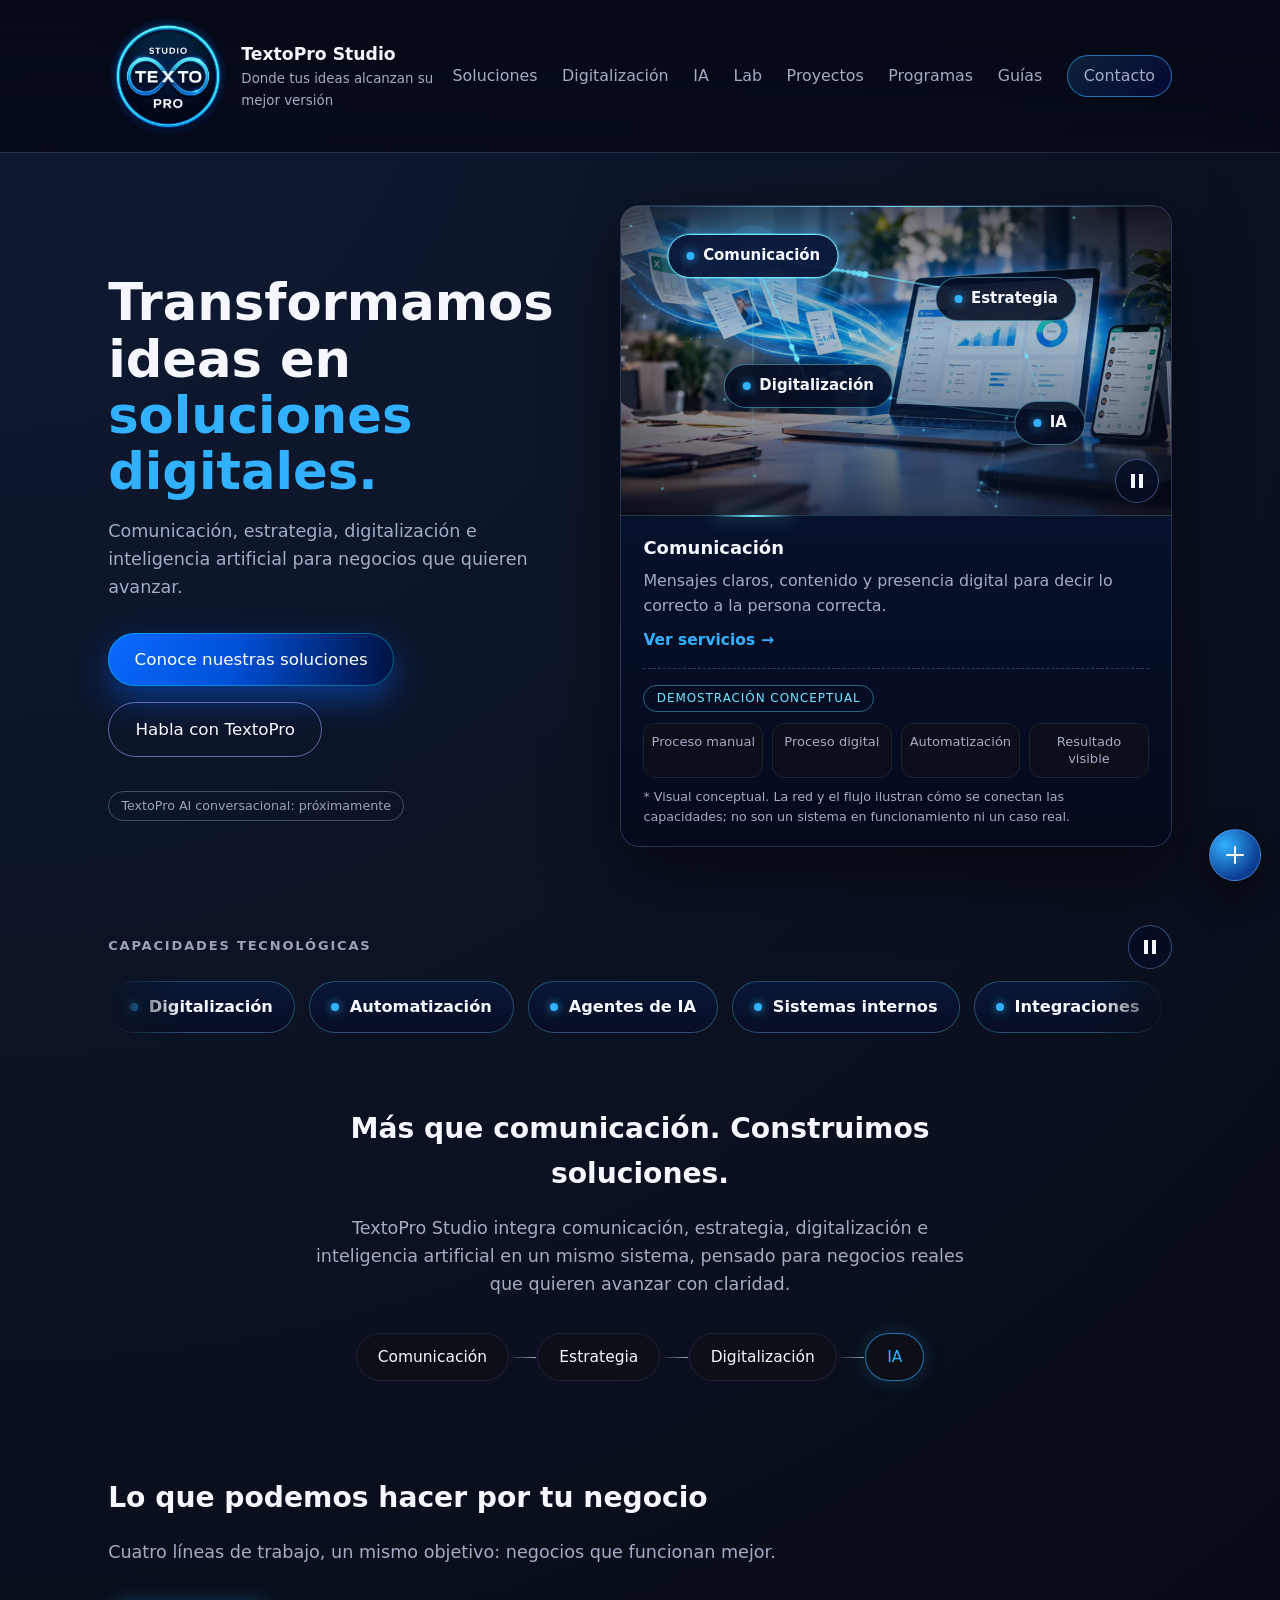
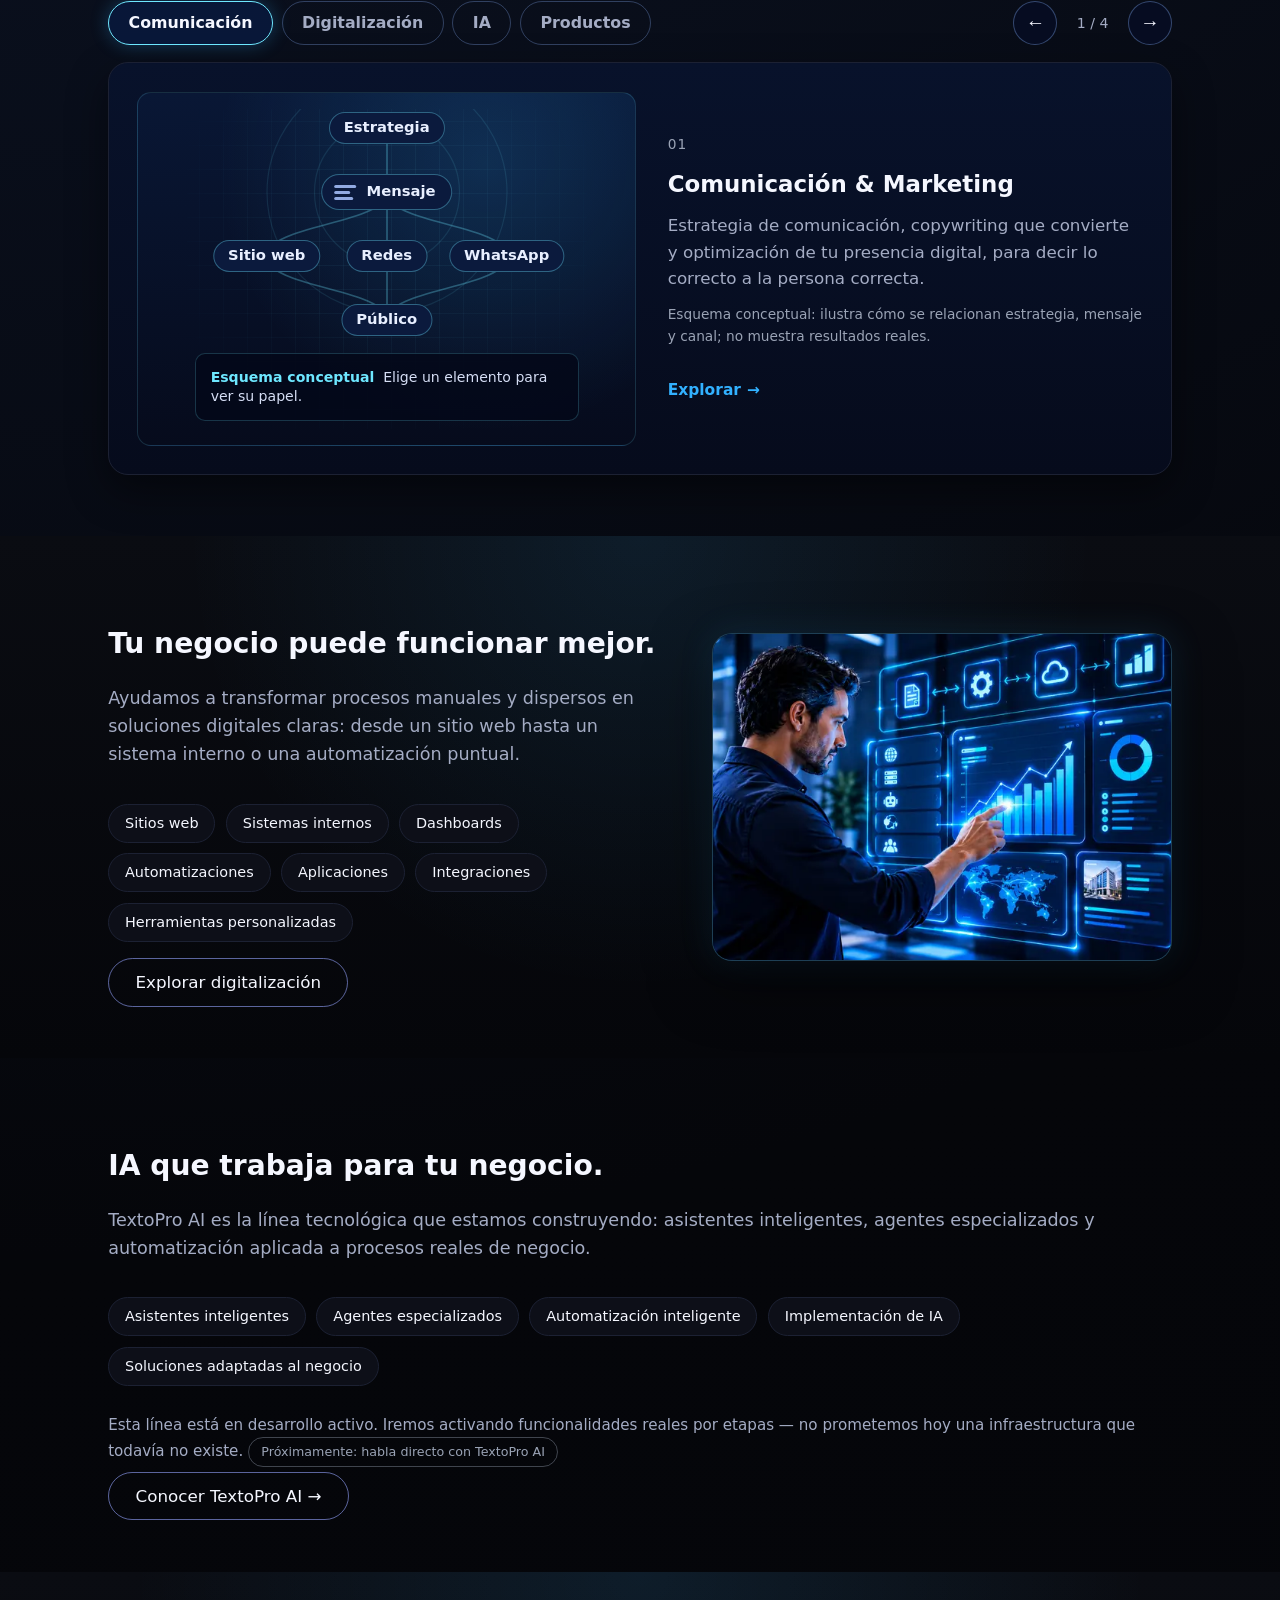
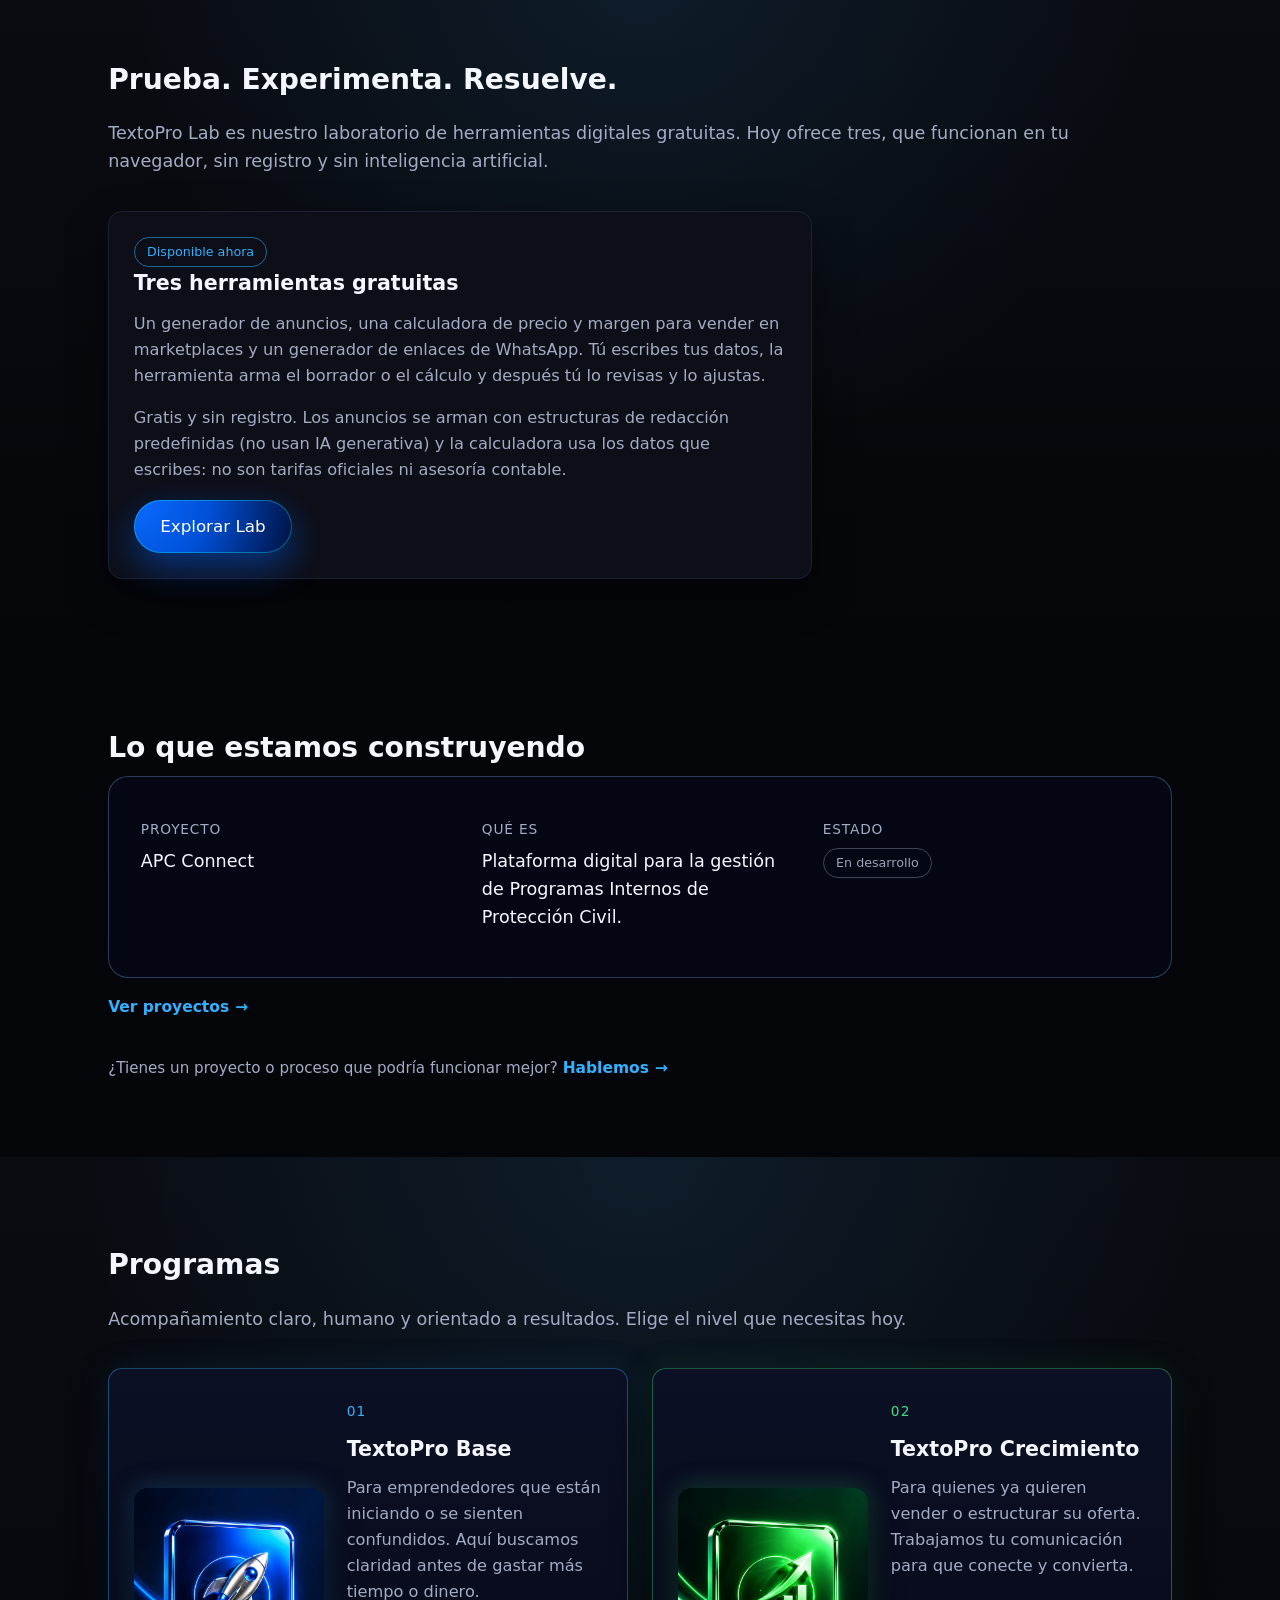
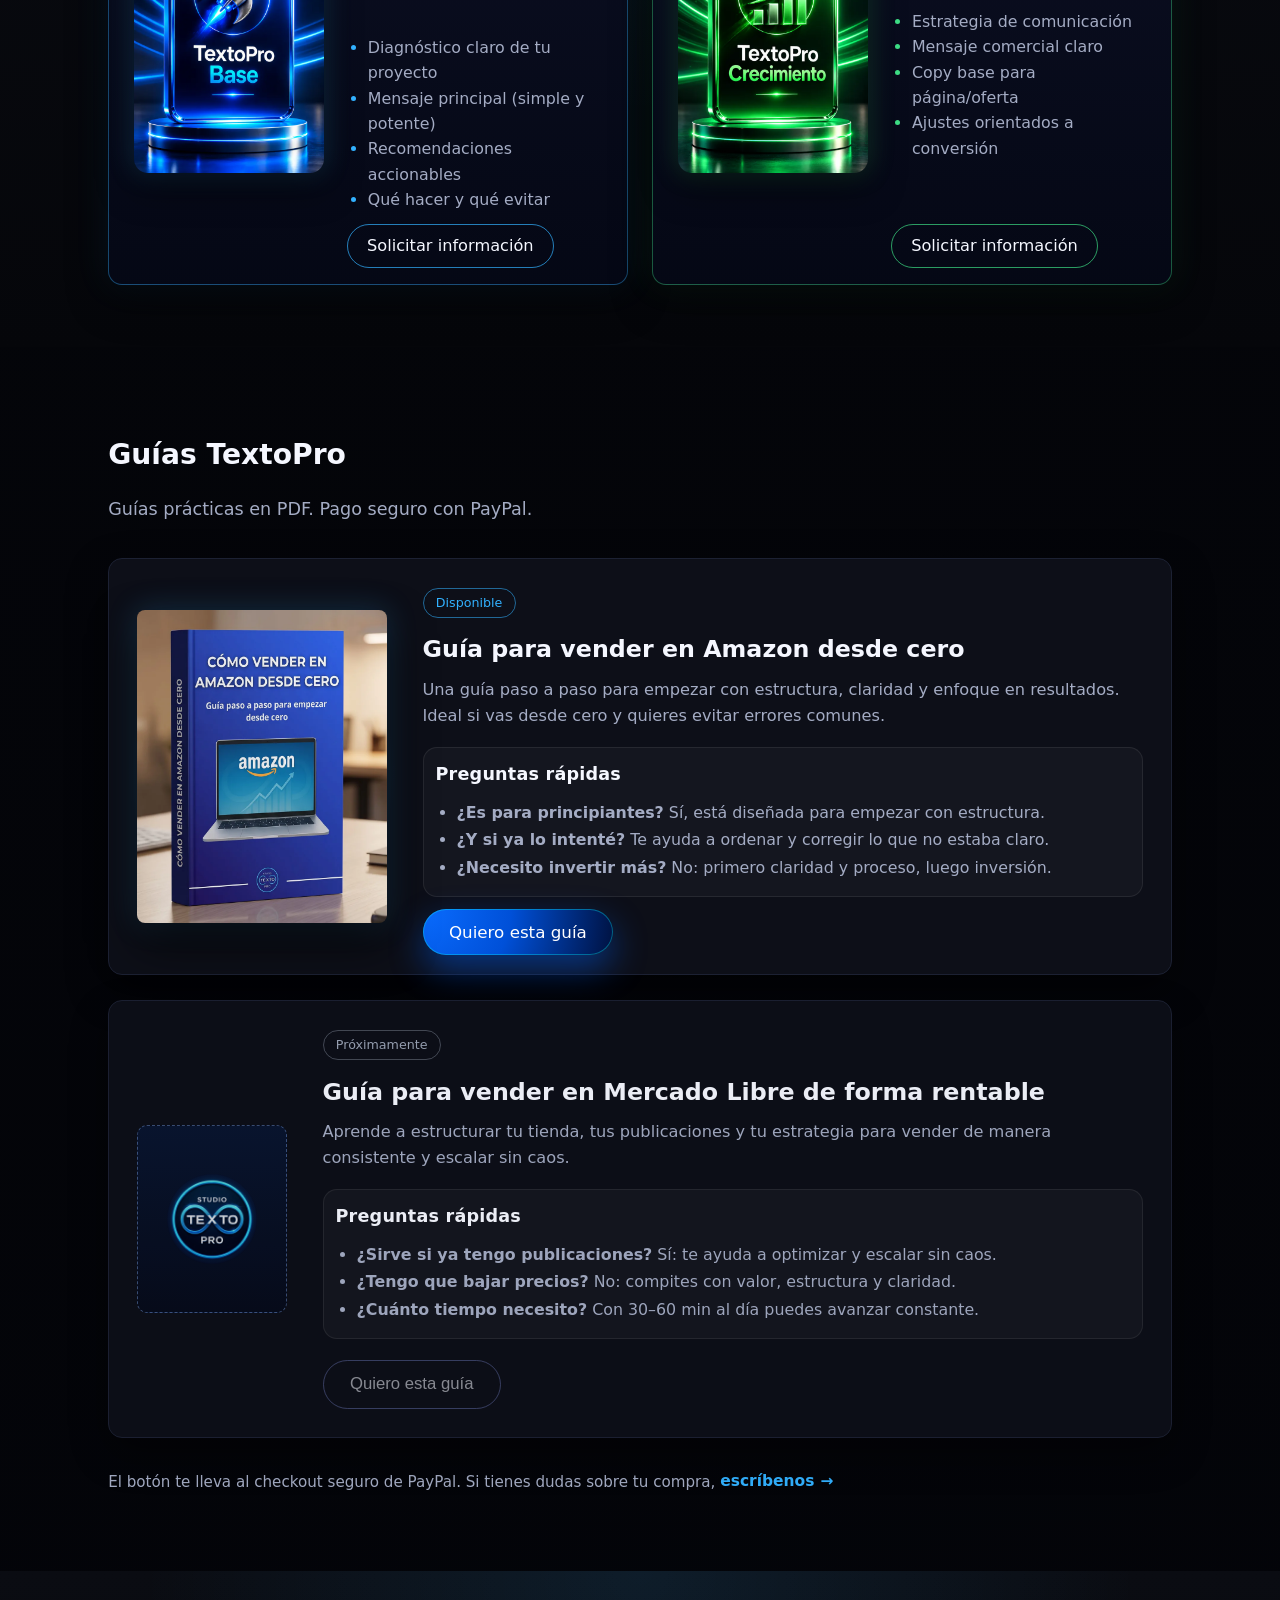
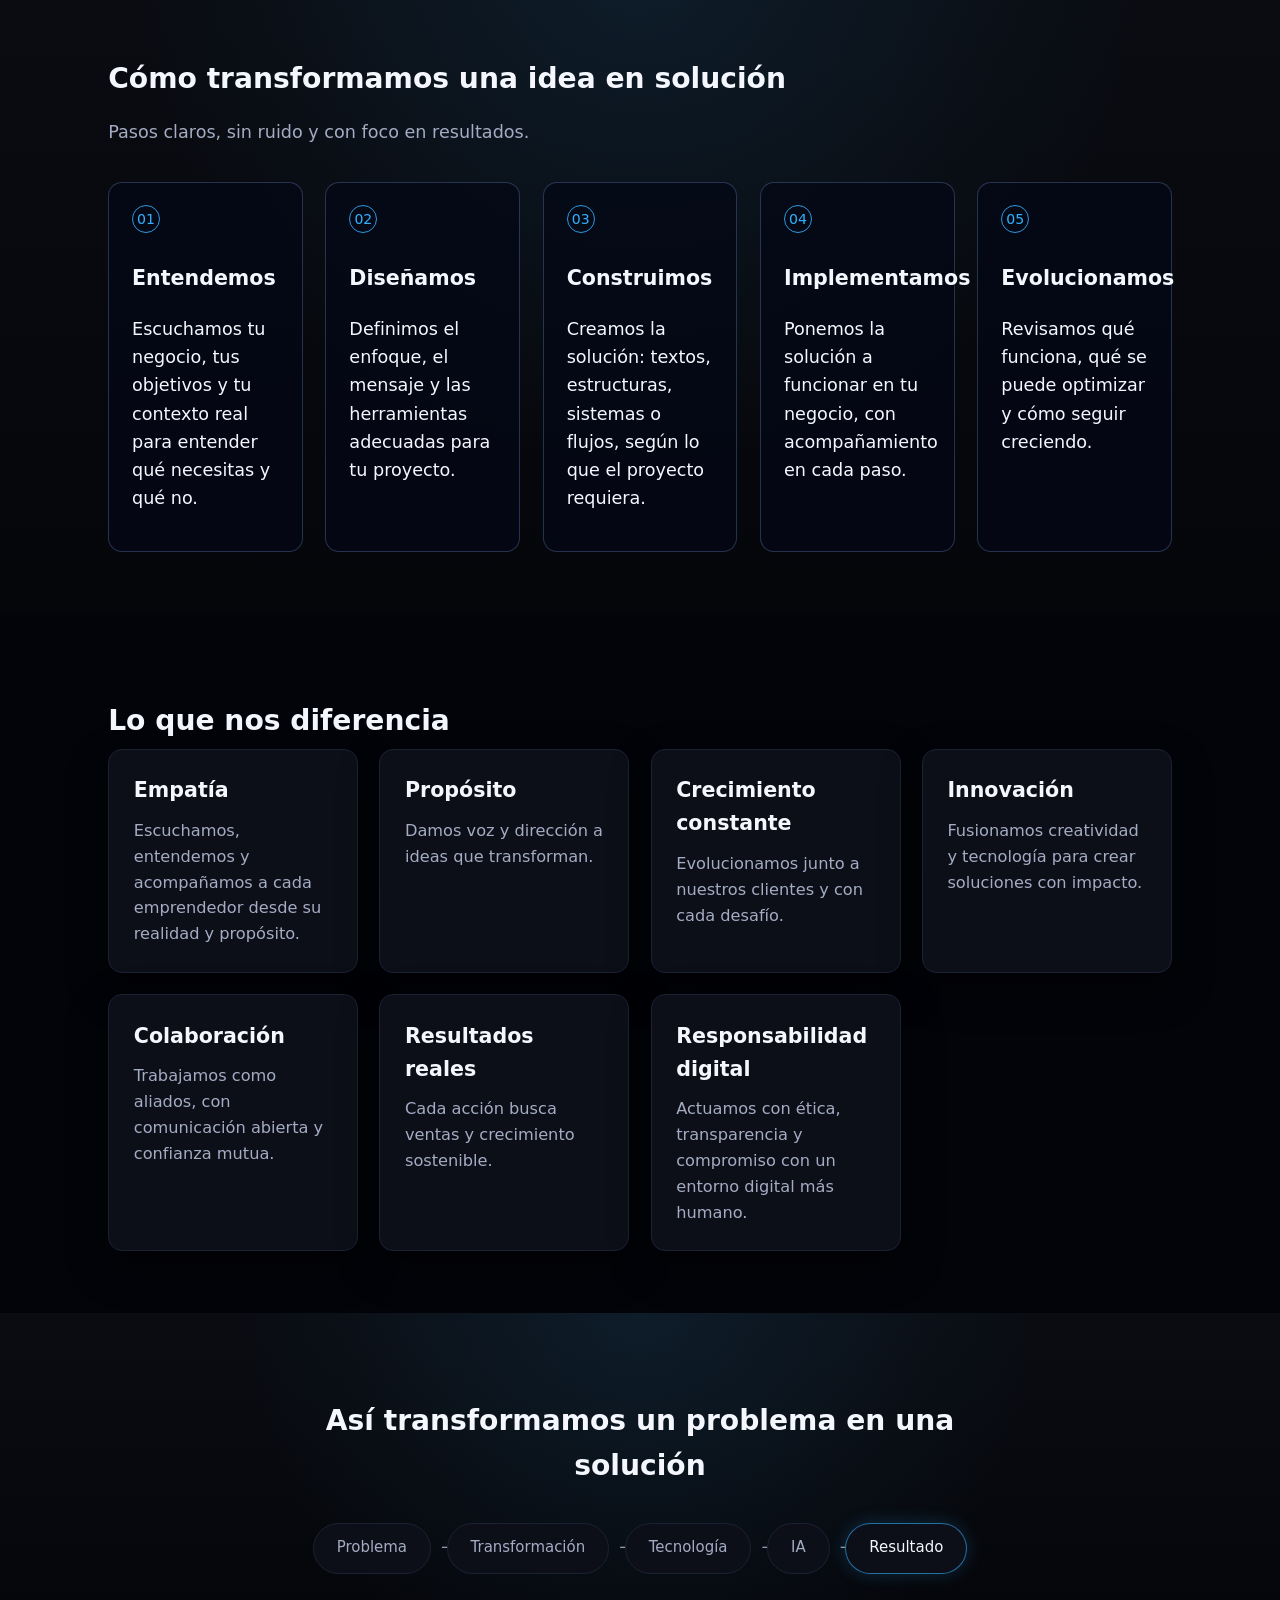
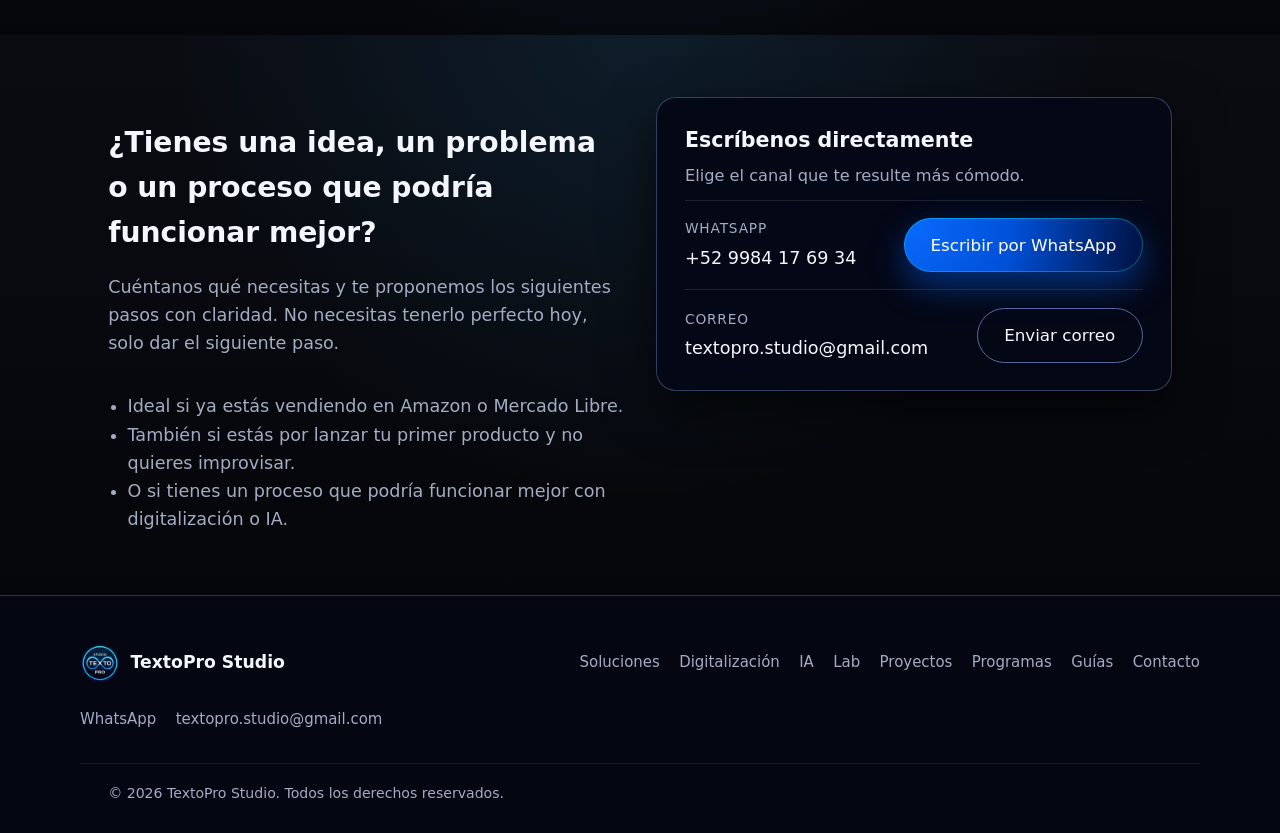
<file: index.html>
<!DOCTYPE html>
<html lang="es">
<head>
  <meta charset="UTF-8" />
  <title>TextoPro Studio | Comunicación, Digitalización e IA para tu negocio</title>
  <meta name="viewport" content="width=device-width, initial-scale=1" />
  <meta name="description" content="TextoPro Studio integra comunicación, estrategia, digitalización e inteligencia artificial para ayudar a negocios reales a avanzar con claridad." />
  <meta name="theme-color" content="#05060a" />
  <link rel="canonical" href="https://textoprostudio.com/" />

  <link rel="icon" type="image/png" sizes="32x32" href="assets/logo/favicon-32.png" />
  <link rel="icon" type="image/png" sizes="64x64" href="assets/logo/favicon.png" />
  <link rel="apple-touch-icon" sizes="180x180" href="assets/logo/apple-touch-icon.png" />

  <meta property="og:type" content="website" />
  <meta property="og:site_name" content="TextoPro Studio" />
  <meta property="og:url" content="https://textoprostudio.com/" />
  <meta property="og:title" content="TextoPro Studio | Comunicación, Digitalización e IA para tu negocio" />
  <meta property="og:description" content="Transformamos ideas en soluciones digitales: comunicación, estrategia, digitalización e inteligencia artificial en un mismo estudio." />
  <meta property="og:image" content="https://textoprostudio.com/assets/logo/logo-textopro-og.jpg" />
  <meta name="twitter:card" content="summary" />

  <link rel="stylesheet" href="css/styles.css" />
  <link rel="stylesheet" href="css/vivo-base.css" />
  <link rel="stylesheet" href="css/vivo-inicio.css" />
  <link rel="stylesheet" href="css/vivo-soluciones.css" />
  <noscript><link rel="stylesheet" href="css/nojs.css" /></noscript>
</head>
<body>
  <a class="skip-link" href="#contenido">Saltar al contenido</a>
  <header class="topbar">
    <div class="container topbar-inner">
      <div class="logo-block">
        <div class="logo-circle"><img src="assets/logo/logo-textopro-studio.webp" alt="TextoPro Studio" width="400" height="400" class="logo-img" /></div>
        <div class="logo-text">
          <span class="brand-main">TextoPro Studio</span>
          <span class="brand-tagline">Donde tus ideas alcanzan su mejor versión</span>
        </div>
      </div>

      <button type="button" class="nav-toggle" id="navToggle" aria-expanded="false" aria-controls="siteNav" aria-label="Abrir menú">
        <span class="nav-toggle-bar"></span>
        <span class="nav-toggle-bar"></span>
        <span class="nav-toggle-bar"></span>
      </button>

      <nav class="nav" id="siteNav" aria-label="Navegación principal">
        <a href="#soluciones">Soluciones</a>
        <a href="#digitalizacion">Digitalización</a>
        <a href="#ia">IA</a>
        <a href="#lab">Lab</a>
        <a href="#proyectos">Proyectos</a>
        <a href="#programas">Programas</a>
        <a href="#guias">Guías</a>
        <a href="#contacto" class="nav-cta">Contacto</a>
      </nav>
    </div>
    <div class="nav-backdrop" id="navBackdrop"></div>
  </header>

  <main id="contenido" tabindex="-1">
    <section class="hero hero-vivo">
      <div class="container hero-grid">
        <div class="hero-text">
          <h1>Transformamos ideas en<br><span class="accent">soluciones digitales.</span></h1>
          <p>Comunicación, estrategia, digitalización e inteligencia artificial para negocios que quieren avanzar.</p>
          <div class="hero-actions">
            <a href="#soluciones" class="btn-primary">Conoce nuestras soluciones</a>
            <a href="https://wa.me/529984176934?text=Hola%20TextoPro%20Studio%2C%20quiero%20platicar%20sobre%20mi%20negocio." class="btn-secondary" target="_blank" rel="noopener">Habla con TextoPro</a>
          </div>
          <span class="badge-soon badge-soon--inline">TextoPro AI conversacional: próximamente</span>
        </div>
        <div class="hero-scene" id="heroScene">
          <div class="hero-stage">
            <img class="hero-photo" src="assets/images/hero-red-viva.webp" alt="" width="1053" height="583" fetchpriority="high" decoding="async" />
            <svg class="hero-lines" viewBox="0 0 100 100" preserveAspectRatio="none" aria-hidden="true" focusable="false">
              <line x1="24" y1="16" x2="70" y2="30" />
              <line x1="70" y1="30" x2="78" y2="70" />
              <line x1="78" y1="70" x2="34" y2="58" />
              <line x1="34" y1="58" x2="24" y2="16" />
              <line x1="70" y1="30" x2="34" y2="58" />
            </svg>
            <canvas class="hero-net" aria-hidden="true"></canvas>
            <ul class="hero-nodes" aria-label="Capacidades de TextoPro Studio">
              <li style="--x:24%;--y:16%"><a class="hero-node" href="servicios.html" data-node="comunicacion" data-x="24" data-y="16" aria-describedby="hero-d-comunicacion"><span class="hero-node-dot" aria-hidden="true"></span>Comunicación</a></li>
              <li style="--x:70%;--y:30%"><a class="hero-node" href="servicios.html#comunicacion-estrategica" data-node="estrategia" data-x="70" data-y="30" aria-describedby="hero-d-estrategia"><span class="hero-node-dot" aria-hidden="true"></span>Estrategia</a></li>
              <li style="--x:34%;--y:58%"><a class="hero-node" href="digitalizacion.html" data-node="digitalizacion" data-x="34" data-y="58" aria-describedby="hero-d-digitalizacion"><span class="hero-node-dot" aria-hidden="true"></span>Digitalización</a></li>
              <li style="--x:78%;--y:70%"><a class="hero-node" href="ia.html" data-node="ia" data-x="78" data-y="70" aria-describedby="hero-d-ia"><span class="hero-node-dot" aria-hidden="true"></span>IA</a></li>
            </ul>
            <button type="button" class="vivo-pause hero-pause" hidden aria-pressed="false" aria-label="Pausar animación"><span class="vivo-pause-icon" aria-hidden="true"></span></button>
          </div>
          <div class="hero-panel">
            <ul class="hero-info">
              <li data-for="comunicacion">
                <p class="hero-info-title">Comunicación</p>
                <p id="hero-d-comunicacion">Mensajes claros, contenido y presencia digital para decir lo correcto a la persona correcta.</p>
                <a class="card-link" href="servicios.html">Ver servicios <span aria-hidden="true">→</span></a>
              </li>
              <li data-for="estrategia">
                <p class="hero-info-title">Estrategia</p>
                <p id="hero-d-estrategia">Antes de ejecutar, entendemos qué necesita lograr tu negocio y definimos un camino claro.</p>
                <a class="card-link" href="servicios.html#comunicacion-estrategica">Ver comunicación estratégica <span aria-hidden="true">→</span></a>
              </li>
              <li data-for="digitalizacion">
                <p class="hero-info-title">Digitalización</p>
                <p id="hero-d-digitalizacion">Convertimos procesos manuales y dispersos en sitios, sistemas y flujos digitales que funcionan mejor.</p>
                <a class="card-link" href="digitalizacion.html">Ver digitalización <span aria-hidden="true">→</span></a>
              </li>
              <li data-for="ia">
                <p class="hero-info-title">IA</p>
                <p id="hero-d-ia">Asistentes, agentes y automatización aplicados a procesos reales. TextoPro AI está en desarrollo.</p>
                <a class="card-link" href="ia.html">Ver inteligencia artificial <span aria-hidden="true">→</span></a>
              </li>
            </ul>
            <p class="hero-touch-hint">En pantallas táctiles, toca un nodo para leer su descripción y tócalo de nuevo para abrirlo.</p>
            <div class="hero-flow">
              <p class="vivo-badge">Demostración conceptual</p>
              <ol class="hero-flow-steps" aria-label="Ejemplo ilustrativo: de un proceso manual a un resultado visible">
                <li style="--i:0">Proceso manual</li>
                <li style="--i:1">Proceso digital</li>
                <li style="--i:2">Automatización</li>
                <li style="--i:3">Resultado visible</li>
              </ol>
              <p class="hero-caption">* Visual conceptual. La red y el flujo ilustran cómo se conectan las capacidades; no son un sistema en funcionamiento ni un caso real.</p>
            </div>
          </div>
        </div>
      </div>
    </section>

    <section class="cap-strip" aria-labelledby="cap-title">
      <div class="container">
        <div class="cap-head">
          <h2 id="cap-title" class="cap-title">Capacidades tecnológicas</h2>
          <button type="button" class="vivo-pause cap-pause" hidden aria-pressed="false" aria-label="Pausar franja de capacidades"><span class="vivo-pause-icon" aria-hidden="true"></span></button>
        </div>
        <div class="cap-viewport">
          <ul class="cap-track">
            <li class="cap-item"><span class="cap-dot" aria-hidden="true"></span>Digitalización</li>
            <li class="cap-item"><span class="cap-dot" aria-hidden="true"></span>Automatización</li>
            <li class="cap-item"><span class="cap-dot" aria-hidden="true"></span>Agentes de IA</li>
            <li class="cap-item"><span class="cap-dot" aria-hidden="true"></span>Sistemas internos</li>
            <li class="cap-item"><span class="cap-dot" aria-hidden="true"></span>Integraciones</li>
            <li class="cap-item"><span class="cap-dot" aria-hidden="true"></span>Herramientas digitales</li>
          </ul>
        </div>
      </div>
    </section>

    <section class="section section-tight" data-reveal>
      <div class="container">
        <h2 class="section-title center">Más que comunicación. Construimos soluciones.</h2>
        <p class="section-subtitle center">TextoPro Studio integra comunicación, estrategia, digitalización e inteligencia artificial en un mismo sistema, pensado para negocios reales que quieren avanzar con claridad.</p>
        <div class="system-row" role="list" aria-label="Sistema integrado TextoPro Studio">
          <span class="system-node" role="listitem">Comunicación</span>
          <span class="system-node" role="listitem">Estrategia</span>
          <span class="system-node" role="listitem">Digitalización</span>
          <span class="system-node system-node--accent" role="listitem">IA</span>
        </div>
      </div>
    </section>

    <section id="soluciones" class="section" data-reveal>
      <div class="container">
        <h2 class="section-title">Lo que podemos hacer por tu negocio</h2>
        <p class="section-subtitle">Cuatro líneas de trabajo, un mismo objetivo: negocios que funcionan mejor.</p>
        <div class="sol-carousel" id="solCarousel">
          <div class="sol-panels">
            <article class="sol-panel" data-title="Comunicación">
              <div class="sol-visual sx sx--com" data-sx="com" data-hl="route">
                <div class="sx-stage">
                  <svg class="sx-art" viewBox="0 0 320 256" aria-hidden="true" focusable="false" preserveAspectRatio="none">
                    <g class="sx-back"><circle cx="160" cy="66.6" r="58"/><circle cx="160" cy="66.6" r="96"/></g>
                    <g class="sx-edges">
                      <path class="sx-edge" data-e="estrategia mensaje" d="M160 15.4 L160 66.6"/>
                      <path class="sx-edge" data-e="mensaje web" d="M160 66.6 C160 92.2 64 92.2 64 117.8"/>
                      <path class="sx-edge" data-e="mensaje redes" d="M160 66.6 L160 117.8"/>
                      <path class="sx-edge" data-e="mensaje whatsapp" d="M160 66.6 C160 92.2 256 92.2 256 117.8"/>
                      <path class="sx-edge" data-e="web publico" d="M64 117.8 C64 143.4 160 143.4 160 169"/>
                      <path class="sx-edge" data-e="redes publico" d="M160 117.8 L160 169"/>
                      <path class="sx-edge" data-e="whatsapp publico" d="M256 117.8 C256 143.4 160 143.4 160 169"/>
                    </g>
                  </svg>
                  <ul class="sx-nodes" aria-label="Elementos del esquema de comunicación">
                    <li class="sx-pos" style="--x:50%;--y:6%"><span class="sx-node sx-node--pill" data-node="estrategia" data-name="Estrategia" data-path="estrategia mensaje" data-desc="Antes de escribir, se define qué se quiere lograr y a quién se le habla."><span class="sx-face">Estrategia</span></span></li>
                    <li class="sx-pos" style="--x:50%;--y:26%"><span class="sx-node sx-node--pill sx-node--msg" data-node="mensaje" data-name="Mensaje" data-path="estrategia mensaje web redes whatsapp" data-desc="Una idea central, dicha con claridad y con el tono del negocio."><span class="sx-face"><svg class="pv pv-default" viewBox="0 0 28 22" aria-hidden="true" focusable="false"><rect x="3" y="4" width="22" height="3" rx="1.5"/><rect x="3" y="10" width="16" height="3" rx="1.5"/><rect x="3" y="16" width="19" height="3" rx="1.5"/></svg><svg class="pv pv-web" viewBox="0 0 28 22" aria-hidden="true" focusable="false"><rect class="pv-o" x="2" y="2" width="24" height="18" rx="3"/><rect x="2" y="2" width="24" height="5" rx="2"/><rect x="5" y="10" width="11" height="3" rx="1.5"/><rect x="5" y="15" width="16" height="2" rx="1"/></svg><svg class="pv pv-redes" viewBox="0 0 28 22" aria-hidden="true" focusable="false"><rect class="pv-o" x="6" y="1.5" width="16" height="13" rx="3"/><circle cx="14" cy="8" r="3.2"/><rect x="6" y="17.5" width="16" height="2.5" rx="1.25"/></svg><svg class="pv pv-whatsapp" viewBox="0 0 28 22" aria-hidden="true" focusable="false"><rect x="2" y="2" width="15" height="7" rx="3.5"/><rect x="11" y="12" width="15" height="7" rx="3.5"/></svg><span class="sx-face-t">Mensaje</span></span></span></li>
                    <li class="sx-pos" style="--x:20%;--y:46%"><span class="sx-node sx-node--pill" data-node="web" data-name="Sitio web" data-path="estrategia mensaje web publico" data-desc="Espacio para explicar: secciones claras y un llamado a la acción."><span class="sx-face">Sitio web</span></span></li>
                    <li class="sx-pos" style="--x:50%;--y:46%"><span class="sx-node sx-node--pill" data-node="redes" data-name="Redes sociales" data-path="estrategia mensaje redes publico" data-desc="El mismo mensaje en formato breve y visual, adaptado a cada red."><span class="sx-face">Redes</span></span></li>
                    <li class="sx-pos" style="--x:80%;--y:46%"><span class="sx-node sx-node--pill" data-node="whatsapp" data-name="WhatsApp" data-path="estrategia mensaje whatsapp publico" data-desc="Conversación directa: respuestas claras y un siguiente paso fácil."><span class="sx-face">WhatsApp</span></span></li>
                    <li class="sx-pos" style="--x:50%;--y:66%"><span class="sx-node sx-node--pill" data-node="publico" data-name="Público" data-path="web redes whatsapp publico" data-desc="La persona correcta: recibe lo que necesita saber para decidir."><span class="sx-face">Público</span></span></li>
                  </ul>
                  <p class="sx-read" aria-live="polite" aria-atomic="true"><span class="sx-read-in"><span class="sx-read-t">Esquema conceptual</span> <span class="sx-read-d">Elige un elemento para ver su papel.</span></span></p>
                </div>
              </div>
              <div class="sol-body">
                <span class="solution-number">01</span>
                <h3>Comunicación &amp; Marketing</h3>
                <p>Estrategia de comunicación, copywriting que convierte y optimización de tu presencia digital, para decir lo correcto a la persona correcta.</p>
                <p class="sol-note">Esquema conceptual: ilustra cómo se relacionan estrategia, mensaje y canal; no muestra resultados reales.</p>
                <a class="card-link" href="servicios.html">Explorar <span aria-hidden="true">→</span></a>
              </div>
            </article>
            <article class="sol-panel" data-title="Digitalización">
              <div class="sol-visual sx sx--dig" data-sx="dig" data-hl="incident">
                <div class="sx-stage">
                  <svg class="sx-art" viewBox="0 0 320 256" aria-hidden="true" focusable="false" preserveAspectRatio="none">
                    <g class="sx-back"><rect x="46" y="62" width="228" height="124" rx="18"/></g>
                    <g class="sx-edges">
                      <path class="sx-edge" data-e="documentos tareas" d="M89.6 97.3 L230.4 97.3"/>
                      <path class="sx-edge" data-e="documentos seguimiento" d="M89.6 97.3 L89.6 163.8"/>
                      <path class="sx-edge" data-e="tareas panel" d="M230.4 97.3 L230.4 163.8"/>
                      <path class="sx-edge" data-e="seguimiento panel" d="M89.6 163.8 L230.4 163.8"/>
                    </g>
                  </svg>
                  <ul class="sx-nodes" aria-label="Piezas del esquema de digitalización">
                    <li class="sx-pos" style="--x:28%;--y:38%;--dx:-6%;--dy:-10%;--r:-9deg"><span class="sx-node sx-node--card" data-node="documentos" data-name="Documentos" data-name0="Archivos" data-path="documentos tareas seguimiento" data-desc="Archivos y registros ordenados en un solo lugar, fáciles de encontrar." data-desc0="Información repartida en archivos sueltos: cuesta encontrarla y mantenerla al día."><span class="sx-face"><span class="sx-t0" aria-hidden="true">Archivos</span><span class="sx-t1">Documentos</span></span></span></li>
                    <li class="sx-pos" style="--x:72%;--y:38%;--dx:6%;--dy:-13%;--r:8deg"><span class="sx-node sx-node--card" data-node="tareas" data-name="Tareas" data-name0="Notas" data-path="tareas documentos panel" data-desc="Lo pendiente queda asignado y a la vista, en vez de repartido en notas." data-desc0="Pendientes anotados aquí y allá: se pierden o se duplican."><span class="sx-face"><span class="sx-t0" aria-hidden="true">Notas</span><span class="sx-t1">Tareas</span></span></span></li>
                    <li class="sx-pos" style="--x:28%;--y:64%;--dx:1%;--dy:3%;--r:6deg"><span class="sx-node sx-node--card" data-node="seguimiento" data-name="Seguimiento" data-name0="Mensajes" data-path="seguimiento documentos panel" data-desc="Cada caso con su estado: qué se hizo, qué sigue y quién lo tiene." data-desc0="El seguimiento vive en conversaciones: cuesta saber en qué va cada cosa."><span class="sx-face"><span class="sx-t0" aria-hidden="true">Mensajes</span><span class="sx-t1">Seguimiento</span></span></span></li>
                    <li class="sx-pos" style="--x:72%;--y:64%;--dx:-1%;--dy:-7%;--r:-7deg"><span class="sx-node sx-node--card" data-node="panel" data-name="Panel de control" data-name0="Hoja de cálculo" data-path="panel tareas seguimiento" data-desc="Una vista que reúne lo anterior para revisar el conjunto de un vistazo." data-desc0="Una hoja para cada cosa: los datos no se cruzan con nada más."><span class="sx-face"><span class="sx-t0" aria-hidden="true">Hoja de cálculo</span><span class="sx-t1">Panel de control</span></span></span></li>
                  </ul>
                  <p class="sx-read" aria-live="polite" aria-atomic="true"><span class="sx-read-in"><span class="sx-read-t">Esquema conceptual</span> <span class="sx-read-d">De piezas sueltas a un sistema conectado. Elige una pieza para ver su papel.</span></span></p>
                </div>
              </div>
              <div class="sol-body">
                <span class="solution-number">02</span>
                <h3>Digitalización</h3>
                <p>Convertimos procesos manuales y dispersos en sitios, sistemas y flujos digitales que hacen que tu negocio funcione mejor.</p>
                <p class="sol-note">Esquema conceptual: no es un sistema real ni una integración.</p>
                <a class="card-link" href="digitalizacion.html">Explorar <span aria-hidden="true">→</span></a>
                <a class="card-link" href="digitalizacion.html#transformacion">Ver la demostración Antes/Después <span aria-hidden="true">→</span></a>
              </div>
            </article>
            <article class="sol-panel" data-title="IA">
              <div class="sol-visual sx sx--ia" data-sx="ia" data-hl="incident">
                <div class="sx-stage">
                  <svg class="sx-art" viewBox="0 0 320 256" aria-hidden="true" focusable="false" preserveAspectRatio="none">
                    <g class="sx-back"><circle cx="160" cy="87" r="46"/><circle cx="160" cy="87" r="76"/><circle cx="160" cy="87" r="112"/></g>
                    <g class="sx-edges">
                      <path class="sx-edge" data-e="nucleo contenido" d="M160 87 Q110.4 56.7 54.4 41"/>
                      <path class="sx-edge" data-e="nucleo atencion" d="M160 87 Q209.6 56.7 265.6 41"/>
                      <path class="sx-edge" data-e="nucleo procesos" d="M160 87 L160 156.2"/>
                      <path class="sx-edge" data-e="nucleo reglas" d="M160 87 L160 17.9"/>
                      <path class="sx-edge" data-e="herramientas contenido" d="M57.6 125.4 Q66 82.8 54.4 41"/>
                      <path class="sx-edge" data-e="herramientas procesos" d="M57.6 125.4 Q112.3 129.3 160 156.2"/>
                      <path class="sx-edge" data-e="contexto atencion" d="M262.4 125.4 Q254 82.8 265.6 41"/>
                      <path class="sx-edge" data-e="contexto procesos" d="M262.4 125.4 Q207.7 129.3 160 156.2"/>
                    </g>
                    <g class="sx-flows">
                      <path class="sx-flow" data-e="nucleo contenido" pathLength="100" d="M160 87 Q110.4 56.7 54.4 41"/>
                      <path class="sx-flow" data-e="nucleo atencion" pathLength="100" d="M160 87 Q209.6 56.7 265.6 41"/>
                      <path class="sx-flow" data-e="nucleo procesos" pathLength="100" d="M160 87 L160 156.2"/>
                      <path class="sx-flow" data-e="nucleo reglas" pathLength="100" d="M160 87 L160 17.9"/>
                      <path class="sx-flow" data-e="herramientas contenido" pathLength="100" d="M57.6 125.4 Q66 82.8 54.4 41"/>
                      <path class="sx-flow" data-e="herramientas procesos" pathLength="100" d="M57.6 125.4 Q112.3 129.3 160 156.2"/>
                      <path class="sx-flow" data-e="contexto atencion" pathLength="100" d="M262.4 125.4 Q254 82.8 265.6 41"/>
                      <path class="sx-flow" data-e="contexto procesos" pathLength="100" d="M262.4 125.4 Q207.7 129.3 160 156.2"/>
                    </g>
                  </svg>
                  <ul class="sx-nodes" aria-label="Elementos del esquema de inteligencia artificial">
                    <li class="sx-pos" style="--x:50%;--y:34%"><span class="sx-node sx-node--orb sx-node--core" data-node="nucleo" data-name="Núcleo de IA" data-path="nucleo contenido atencion procesos reglas" data-desc="Concepto: coordina a los agentes y reparte el trabajo según el contexto y las reglas."><span class="sx-orb sx-orb--core" aria-hidden="true"><b>IA</b></span><span class="sx-l sx-l--b">Núcleo</span></span></li>
                    <li class="sx-pos" style="--x:17%;--y:16%"><span class="sx-node sx-node--orb sx-node--agent" data-node="contenido" data-name="Agente de contenido (ejemplo)" data-path="contenido nucleo herramientas" data-desc="Podría preparar borradores a partir del contexto y las reglas."><span class="sx-orb sx-orb--agent" aria-hidden="true"></span><span class="sx-l sx-l--b">Contenido</span></span></li>
                    <li class="sx-pos" style="--x:83%;--y:16%"><span class="sx-node sx-node--orb sx-node--agent" data-node="atencion" data-name="Agente de atención (ejemplo)" data-path="atencion nucleo contexto" data-desc="Podría responder dudas frecuentes con límites definidos."><span class="sx-orb sx-orb--agent" aria-hidden="true"></span><span class="sx-l sx-l--b">Atención</span></span></li>
                    <li class="sx-pos" style="--x:50%;--y:61%"><span class="sx-node sx-node--orb sx-node--agent" data-node="procesos" data-name="Agente de procesos (ejemplo)" data-path="procesos nucleo herramientas contexto" data-desc="Podría apoyar tareas repetitivas de un flujo digital."><span class="sx-orb sx-orb--agent" aria-hidden="true"></span><span class="sx-l sx-l--r">Procesos</span></span></li>
                    <li class="sx-pos" style="--x:18%;--y:49%"><span class="sx-node sx-node--orb sx-node--aux" data-node="herramientas" data-name="Herramientas" data-path="herramientas contenido procesos" data-desc="Habilitadas para cada función: consultar información, preparar un borrador."><span class="sx-orb sx-orb--aux" aria-hidden="true"></span><span class="sx-l sx-l--b">Herramientas</span></span></li>
                    <li class="sx-pos" style="--x:82%;--y:49%"><span class="sx-node sx-node--orb sx-node--aux" data-node="contexto" data-name="Contexto" data-path="contexto atencion procesos" data-desc="La información del negocio que un agente podría considerar."><span class="sx-orb sx-orb--aux" aria-hidden="true"></span><span class="sx-l sx-l--b">Contexto</span></span></li>
                    <li class="sx-pos" style="--x:50%;--y:7%"><span class="sx-node sx-node--orb sx-node--aux" data-node="reglas" data-name="Reglas" data-path="reglas nucleo" data-desc="Los límites y criterios definidos para cada función."><span class="sx-orb sx-orb--aux" aria-hidden="true"></span><span class="sx-l sx-l--r">Reglas</span></span></li>
                  </ul>
                  <p class="sx-read" aria-live="polite" aria-atomic="true"><span class="sx-read-in"><span class="sx-read-t">Visualización conceptual</span> <span class="sx-read-d">TextoPro AI está en desarrollo. Elige un nodo para ver su papel.</span></span></p>
                </div>
              </div>
              <div class="sol-body">
                <span class="solution-number">03</span>
                <h3>Inteligencia Artificial</h3>
                <p>Implementación de IA, agentes y automatización inteligente aplicados a procesos y comunicación de negocio.</p>
                <p class="sol-note">Visualización conceptual. TextoPro AI está en desarrollo: no hay agentes ejecutándose en este sitio.</p>
                <a class="card-link" href="ia.html">Explorar <span aria-hidden="true">→</span></a>
              </div>
            </article>
            <article class="sol-panel" data-title="Productos">
              <div class="sol-visual sol-visual--products" aria-hidden="true">
                <img class="sol-cover" src="assets/images/guia-amazon-portada.webp" alt="" width="840" height="1054" loading="lazy" decoding="async" />
                <div class="mini-lab">
                  <span class="mini-lab-field"></span><span class="mini-lab-field"></span><span class="mini-lab-field mini-lab-field--short"></span>
                  <span class="mini-lab-result"></span><span class="mini-lab-result"></span><span class="mini-lab-result"></span>
                </div>
              </div>
              <div class="sol-body">
                <span class="solution-number">04</span>
                <h3>Productos Digitales</h3>
                <p>Guías descargables y TextoPro Lab: herramientas propias que puedes probar directamente.</p>
                <a class="card-link" href="lab.html">Explorar <span aria-hidden="true">→</span></a>
              </div>
            </article>
          </div>
        </div>
      </div>
    </section>

    <section id="digitalizacion" class="section section-alt" data-reveal>
      <div class="container split-block">
        <div>
          <h2 class="section-title">Tu negocio puede funcionar mejor.</h2>
          <p class="section-subtitle">Ayudamos a transformar procesos manuales y dispersos en soluciones digitales claras: desde un sitio web hasta un sistema interno o una automatización puntual.</p>
          <ul class="tag-list">
            <li>Sitios web</li>
            <li>Sistemas internos</li>
            <li>Dashboards</li>
            <li>Automatizaciones</li>
            <li>Aplicaciones</li>
            <li>Integraciones</li>
            <li>Herramientas personalizadas</li>
          </ul>
          <a class="btn-secondary" href="digitalizacion.html">Explorar digitalización</a>
        </div>
        <figure class="digi-photo">
          <img
            src="assets/images/digitalizacion-inicio-1200.webp"
            srcset="assets/images/digitalizacion-inicio-640.webp 640w, assets/images/digitalizacion-inicio-1200.webp 1200w"
            sizes="(max-width: 900px) 92vw, 460px"
            alt="Emprendedor señalando con el dedo una gráfica de crecimiento en una interfaz holográfica con iconos de documentos, engranaje, nube y paneles de datos."
            width="1200" height="800" loading="lazy" decoding="async" />
        </figure>
      </div>
    </section>

    <section id="ia" class="section" data-reveal>
      <div class="container">
        <h2 class="section-title">IA que trabaja para tu negocio.</h2>
        <p class="section-subtitle">TextoPro AI es la línea tecnológica que estamos construyendo: asistentes inteligentes, agentes especializados y automatización aplicada a procesos reales de negocio.</p>
        <ul class="tag-list">
          <li>Asistentes inteligentes</li>
          <li>Agentes especializados</li>
          <li>Automatización inteligente</li>
          <li>Implementación de IA</li>
          <li>Soluciones adaptadas al negocio</li>
        </ul>
        <p class="section-note">Esta línea está en desarrollo activo. Iremos activando funcionalidades reales por etapas — no prometemos hoy una infraestructura que todavía no existe. <span class="badge-soon">Próximamente: habla directo con TextoPro AI</span></p>
        <a class="btn-secondary" href="ia.html">Conocer TextoPro AI <span aria-hidden="true">→</span></a>
      </div>
    </section>

    <section id="lab" class="section section-alt" data-reveal>
      <div class="container">
        <h2 class="section-title">Prueba. Experimenta. Resuelve.</h2>
        <p class="section-subtitle">TextoPro Lab es nuestro laboratorio de herramientas digitales gratuitas. Hoy ofrece tres, que funcionan en tu navegador, sin registro y sin inteligencia artificial.</p>
        <article class="card lab-card">
          <span class="badge-available">Disponible ahora</span>
          <h3>Tres herramientas gratuitas</h3>
          <p>Un generador de anuncios, una calculadora de precio y margen para vender en marketplaces y un generador de enlaces de WhatsApp. Tú escribes tus datos, la herramienta arma el borrador o el cálculo y después tú lo revisas y lo ajustas.</p>
          <p class="section-note">Gratis y sin registro. Los anuncios se arman con estructuras de redacción predefinidas (no usan IA generativa) y la calculadora usa los datos que escribes: no son tarifas oficiales ni asesoría contable.</p>
          <div class="card-actions lab-card-actions">
            <a class="btn-primary" href="lab.html">Explorar Lab</a>
          </div>
        </article>
      </div>
    </section>

    <section id="proyectos" class="section" data-reveal>
      <div class="container">
        <h2 class="section-title">Lo que estamos construyendo</h2>
        <div class="case-grid project-grid">
          <div>
            <p class="case-label">Proyecto</p>
            <p class="case-value">APC Connect</p>
          </div>
          <div>
            <p class="case-label">Qué es</p>
            <p class="case-value">Plataforma digital para la gestión de Programas Internos de Protección Civil.</p>
          </div>
          <div>
            <p class="case-label">Estado</p>
            <p class="case-value"><span class="badge-soon">En desarrollo</span></p>
          </div>
        </div>
        <a class="card-link" href="proyectos.html">Ver proyectos <span aria-hidden="true">→</span></a>
        <p class="section-note">¿Tienes un proyecto o proceso que podría funcionar mejor? <a class="card-link" href="#contacto">Hablemos <span aria-hidden="true">→</span></a></p>
      </div>
    </section>

    <section id="programas" class="section section-alt" data-reveal>
      <div class="container">
        <h2 class="section-title">Programas</h2>
        <p class="section-subtitle">Acompañamiento claro, humano y orientado a resultados. Elige el nivel que necesitas hoy.</p>

        <div class="cards-grid cards-grid--two">
          <article class="card program-card solution-card program-card--base">
            <div class="program-media">
              <img src="assets/images/programa-base.webp" alt="Tarjeta del programa TextoPro Base: un cohete plateado sobre fondo azul eléctrico" width="640" height="960" loading="lazy" decoding="async" />
            </div>
            <div class="program-body">
              <span class="solution-number">01</span>
              <h3>TextoPro Base</h3>
              <p>Para emprendedores que están iniciando o se sienten confundidos. Aquí buscamos claridad antes de gastar más tiempo o dinero.</p>
              <ul>
                <li>Diagnóstico claro de tu proyecto</li>
                <li>Mensaje principal (simple y potente)</li>
                <li>Recomendaciones accionables</li>
                <li>Qué hacer y qué evitar</li>
              </ul>
              <div class="card-actions">
                <a class="btn-secondary btn-small" href="https://wa.me/529984176934?text=Hola%20TextoPro%20Studio%2C%20quiero%20informaci%C3%B3n%20del%20Programa%20TextoPro%20Base." target="_blank" rel="noopener">Solicitar información</a>
              </div>
            </div>
          </article>

          <article class="card program-card solution-card program-card--crecimiento">
            <div class="program-media">
              <img src="assets/images/programa-crecimiento.webp" alt="Tarjeta del programa TextoPro Crecimiento: una flecha ascendente sobre barras en verde" width="640" height="960" loading="lazy" decoding="async" />
            </div>
            <div class="program-body">
              <span class="solution-number">02</span>
              <h3>TextoPro Crecimiento</h3>
              <p>Para quienes ya quieren vender o estructurar su oferta. Trabajamos tu comunicación para que conecte y convierta.</p>
              <ul>
                <li>Estrategia de comunicación</li>
                <li>Mensaje comercial claro</li>
                <li>Copy base para página/oferta</li>
                <li>Ajustes orientados a conversión</li>
              </ul>
              <div class="card-actions">
                <a class="btn-secondary btn-small" href="https://wa.me/529984176934?text=Hola%20TextoPro%20Studio%2C%20quiero%20informaci%C3%B3n%20del%20Programa%20TextoPro%20Crecimiento." target="_blank" rel="noopener">Solicitar información</a>
              </div>
            </div>
          </article>
        </div>
      </div>
    </section>

    <section id="guias" class="section" data-reveal>
      <div class="container">
        <h2 class="section-title">Guías TextoPro</h2>
        <p class="section-subtitle">Guías prácticas en PDF. Pago seguro con PayPal.</p>
        <div class="guide-list">
          <article class="card guide-card guide-feature">
            <div class="guide-cover">
              <img src="assets/images/guia-amazon-portada.webp" alt="Portada de la guía «Cómo vender en Amazon desde cero»" width="840" height="1054" loading="lazy" decoding="async" />
            </div>
            <div class="guide-body">
              <span class="badge-available">Disponible</span>
              <h3>Guía para vender en Amazon desde cero</h3>
              <p>Una guía paso a paso para empezar con estructura, claridad y enfoque en resultados. Ideal si vas desde cero y quieres evitar errores comunes.</p>

              <div class="mini-faq">
                <h4 class="mini-faq-title">Preguntas rápidas</h4>
                <ul class="mini-faq-list">
                  <li><b>¿Es para principiantes?</b> Sí, está diseñada para empezar con estructura.</li>
                  <li><b>¿Y si ya lo intenté?</b> Te ayuda a ordenar y corregir lo que no estaba claro.</li>
                  <li><b>¿Necesito invertir más?</b> No: primero claridad y proceso, luego inversión.</li>
                </ul>
              </div>

              <a class="btn-primary" data-guide="amazon" href="#contacto">Quiero esta guía</a>
            </div>
          </article>

          <article class="card guide-card guide-feature guide-feature--soon">
            <div class="guide-cover guide-cover--soon" aria-hidden="true">
              <img src="assets/logo/logo-textopro-studio.webp" alt="" width="400" height="400" loading="lazy" decoding="async" />
            </div>
            <div class="guide-body">
              <span class="badge-soon">Próximamente</span>
              <h3>Guía para vender en Mercado Libre de forma rentable</h3>
              <p>Aprende a estructurar tu tienda, tus publicaciones y tu estrategia para vender de manera consistente y escalar sin caos.</p>

              <div class="mini-faq">
                <h4 class="mini-faq-title">Preguntas rápidas</h4>
                <ul class="mini-faq-list">
                  <li><b>¿Sirve si ya tengo publicaciones?</b> Sí: te ayuda a optimizar y escalar sin caos.</li>
                  <li><b>¿Tengo que bajar precios?</b> No: compites con valor, estructura y claridad.</li>
                  <li><b>¿Cuánto tiempo necesito?</b> Con 30–60 min al día puedes avanzar constante.</li>
                </ul>
              </div>

              <button type="button" class="btn-secondary" disabled aria-disabled="true">Quiero esta guía</button>
            </div>
          </article>
        </div>

        <p class="section-note" style="margin-top:14px">El botón te lleva al checkout seguro de PayPal. Si tienes dudas sobre tu compra, <a class="card-link" href="#contacto">escríbenos <span aria-hidden="true">→</span></a></p>
      </div>
    </section>

    <section id="metodologia" class="section section-alt" data-reveal>
      <div class="container">
        <h2 class="section-title">Cómo transformamos una idea en solución</h2>
        <p class="section-subtitle">Pasos claros, sin ruido y con foco en resultados.</p>
        <div class="steps-grid steps-grid--five">
          <div class="step">
            <span class="step-number">01</span>
            <h3>Entendemos</h3>
            <p>Escuchamos tu negocio, tus objetivos y tu contexto real para entender qué necesitas y qué no.</p>
          </div>
          <div class="step">
            <span class="step-number">02</span>
            <h3>Diseñamos</h3>
            <p>Definimos el enfoque, el mensaje y las herramientas adecuadas para tu proyecto.</p>
          </div>
          <div class="step">
            <span class="step-number">03</span>
            <h3>Construimos</h3>
            <p>Creamos la solución: textos, estructuras, sistemas o flujos, según lo que el proyecto requiera.</p>
          </div>
          <div class="step">
            <span class="step-number">04</span>
            <h3>Implementamos</h3>
            <p>Ponemos la solución a funcionar en tu negocio, con acompañamiento en cada paso.</p>
          </div>
          <div class="step">
            <span class="step-number">05</span>
            <h3>Evolucionamos</h3>
            <p>Revisamos qué funciona, qué se puede optimizar y cómo seguir creciendo.</p>
          </div>
        </div>
      </div>
    </section>

    <section id="valores" class="section" data-reveal>
      <div class="container">
        <h2 class="section-title">Lo que nos diferencia</h2>
        <div class="values-grid">
          <article class="card value-card">
            <h3>Empatía</h3>
            <p>Escuchamos, entendemos y acompañamos a cada emprendedor desde su realidad y propósito.</p>
          </article>
          <article class="card value-card">
            <h3>Propósito</h3>
            <p>Damos voz y dirección a ideas que transforman.</p>
          </article>
          <article class="card value-card">
            <h3>Crecimiento constante</h3>
            <p>Evolucionamos junto a nuestros clientes y con cada desafío.</p>
          </article>
          <article class="card value-card">
            <h3>Innovación</h3>
            <p>Fusionamos creatividad y tecnología para crear soluciones con impacto.</p>
          </article>
          <article class="card value-card">
            <h3>Colaboración</h3>
            <p>Trabajamos como aliados, con comunicación abierta y confianza mutua.</p>
          </article>
          <article class="card value-card">
            <h3>Resultados reales</h3>
            <p>Cada acción busca ventas y crecimiento sostenible.</p>
          </article>
          <article class="card value-card">
            <h3>Responsabilidad digital</h3>
            <p>Actuamos con ética, transparencia y compromiso con un entorno digital más humano.</p>
          </article>
        </div>
      </div>
    </section>

    <section id="video" class="section section-alt" data-reveal>
      <div class="container">
        <h2 class="section-title center">Así transformamos un problema en una solución</h2>
        <div class="motion-strip" role="list" aria-label="Problema, transformación, tecnología, IA, resultado">
          <span class="motion-node" role="listitem">Problema</span>
          <span class="motion-node" role="listitem">Transformación</span>
          <span class="motion-node" role="listitem">Tecnología</span>
          <span class="motion-node" role="listitem">IA</span>
          <span class="motion-node motion-node--accent" role="listitem">Resultado</span>
        </div>
      </div>
    </section>

    <section id="contacto" class="section section-alt" data-reveal>
      <div class="container contact-grid">
        <div>
          <h2 class="section-title">¿Tienes una idea, un problema o un proceso que podría funcionar mejor?</h2>
          <p class="section-subtitle">Cuéntanos qué necesitas y te proponemos los siguientes pasos con claridad. No necesitas tenerlo perfecto hoy, solo dar el siguiente paso.</p>
          <ul class="contact-points">
            <li>Ideal si ya estás vendiendo en Amazon o Mercado Libre.</li>
            <li>También si estás por lanzar tu primer producto y no quieres improvisar.</li>
            <li>O si tienes un proceso que podría funcionar mejor con digitalización o IA.</li>
          </ul>
        </div>
        <div class="contact-card">
          <h3>Escríbenos directamente</h3>
          <p>Elige el canal que te resulte más cómodo.</p>
          <div class="contact-channel">
            <div class="contact-channel-info">
              <p class="case-label">WhatsApp</p>
              <p class="contact-channel-value"><a href="https://wa.me/529984176934?text=Hola%20TextoPro%20Studio%2C%20quiero%20informaci%C3%B3n%20sobre%20sus%20servicios%20y%20gu%C3%ADas." target="_blank" rel="noopener">+52 9984 17 69 34</a></p>
            </div>
            <a class="btn-primary" href="https://wa.me/529984176934?text=Hola%20TextoPro%20Studio%2C%20quiero%20informaci%C3%B3n%20sobre%20sus%20servicios%20y%20gu%C3%ADas." target="_blank" rel="noopener">Escribir por WhatsApp</a>
          </div>
          <div class="contact-channel">
            <div class="contact-channel-info">
              <p class="case-label">Correo</p>
              <p class="contact-channel-value"><a href="mailto:textopro.studio@gmail.com">textopro.studio@gmail.com</a></p>
            </div>
            <a class="btn-secondary" href="mailto:textopro.studio@gmail.com">Enviar correo</a>
          </div>
        </div>
      </div>
    </section>
  </main>

  <footer class="footer">
    <div class="container footer-grid">
      <div class="footer-brand">
        <div class="logo-circle footer-logo"><img src="assets/logo/logo-textopro-studio.webp" alt="TextoPro Studio" width="400" height="400" class="logo-img" /></div>
        <span class="brand-main">TextoPro Studio</span>
      </div>
      <nav class="footer-nav" aria-label="Navegación del pie de página">
        <a href="#soluciones">Soluciones</a>
        <a href="#digitalizacion">Digitalización</a>
        <a href="#ia">IA</a>
        <a href="#lab">Lab</a>
        <a href="#proyectos">Proyectos</a>
        <a href="#programas">Programas</a>
        <a href="#guias">Guías</a>
        <a href="#contacto">Contacto</a>
      </nav>
      <div class="footer-contact">
        <a href="https://wa.me/529984176934?text=Hola%20TextoPro%20Studio%2C%20quiero%20informaci%C3%B3n%20sobre%20sus%20servicios%20y%20gu%C3%ADas." target="_blank" rel="noopener">WhatsApp</a>
        <a href="mailto:textopro.studio@gmail.com">textopro.studio@gmail.com</a>
      </div>
    </div>
    <div class="container footer-inner">
      <span>© 2026 TextoPro Studio. Todos los derechos reservados.</span>
    </div>
  </footer>

  <div class="fab" id="fab">
    <div class="fab-menu" id="fabMenu" role="menu" aria-hidden="true">
      <a role="menuitem" class="fab-option fab-whatsapp" href="https://wa.me/529984176934?text=Hola%20TextoPro%20Studio%2C%20quiero%20m%C3%A1s%20informaci%C3%B3n." target="_blank" rel="noopener">
        <span class="fab-option-label">WhatsApp</span>
      </a>
      <button type="button" role="menuitem" class="fab-option fab-ai" disabled aria-disabled="true">
        <span class="fab-option-label">TextoPro AI</span>
        <span class="fab-badge">Próximamente</span>
      </button>
    </div>
    <button type="button" class="fab-toggle" id="fabToggle" aria-expanded="false" aria-controls="fabMenu" aria-label="Abrir opciones de contacto">
      <span class="fab-toggle-icon"></span>
    </button>
  </div>

<script src="js/main.js" defer></script>
<script src="js/vivo-base.js" defer></script>
<script src="js/vivo-inicio.js" defer></script>
<script src="js/vivo-soluciones.js" defer></script>
</body>
</html>
</file>
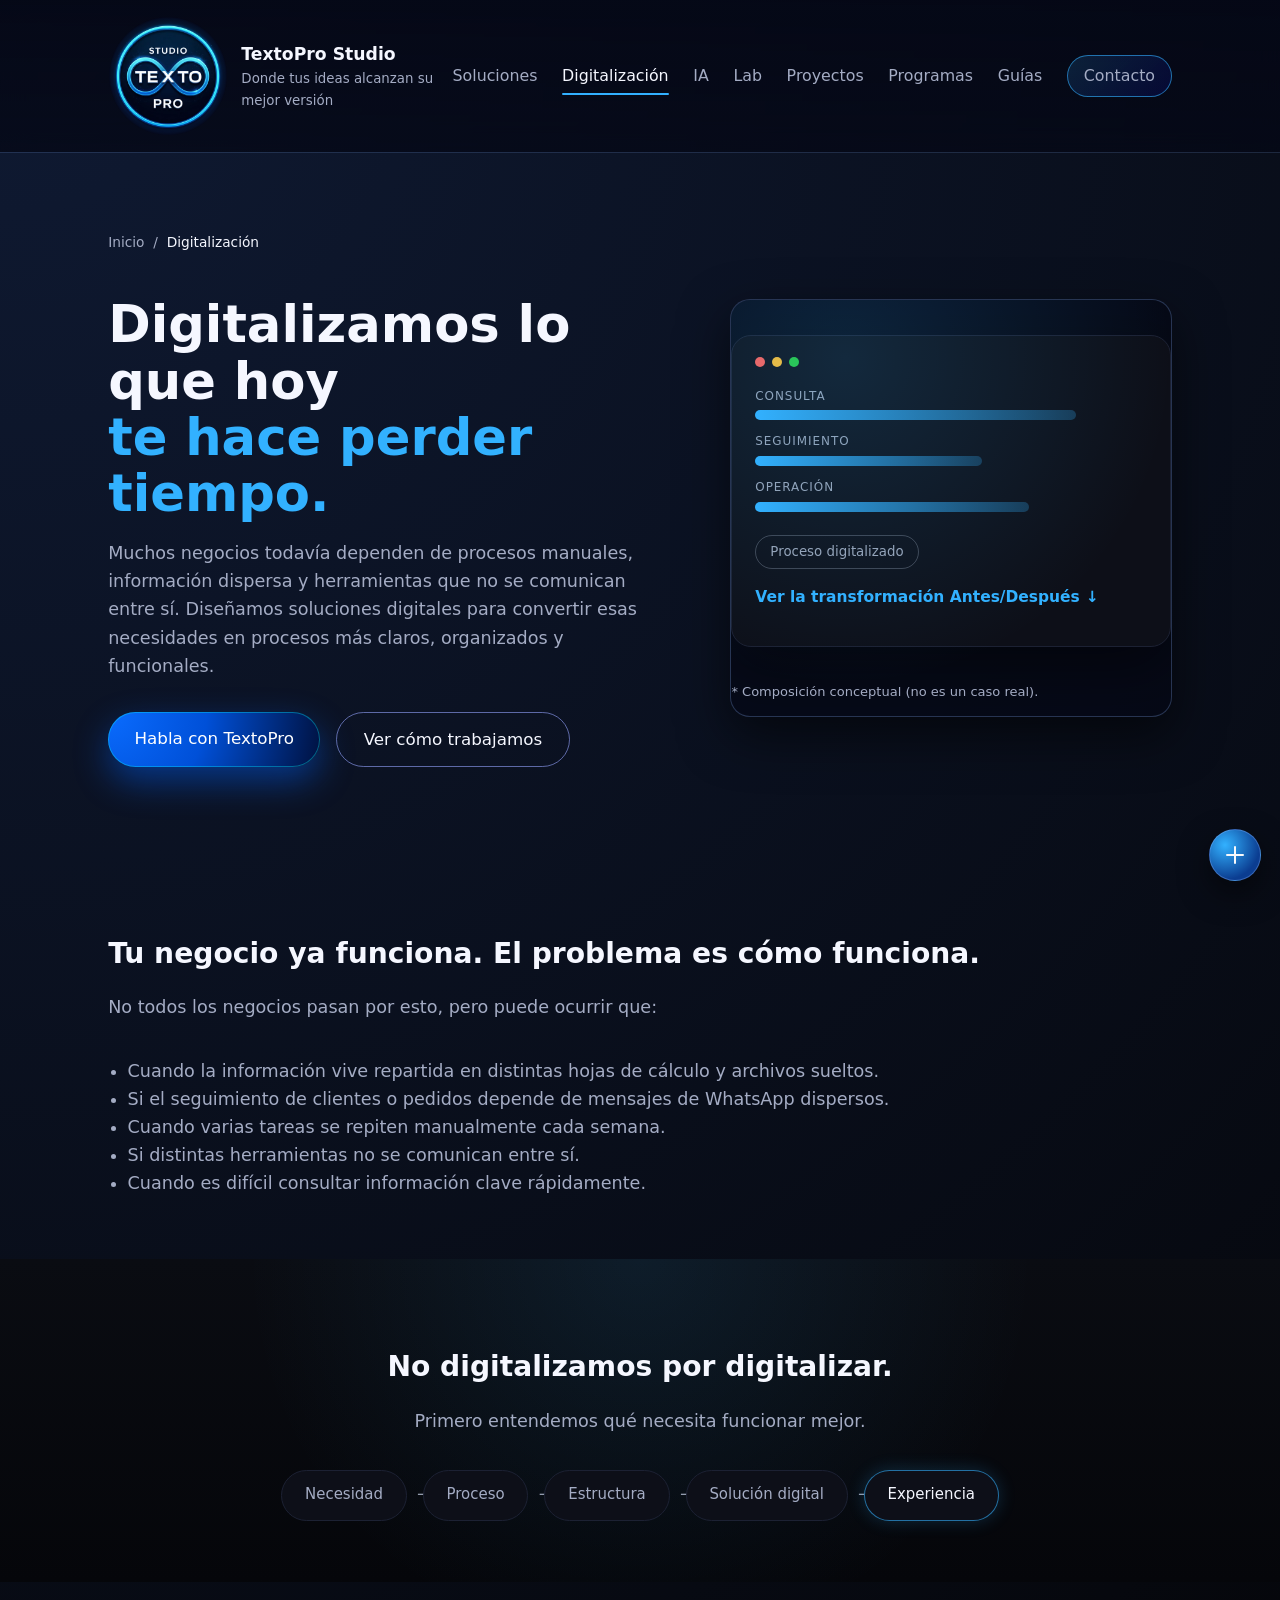
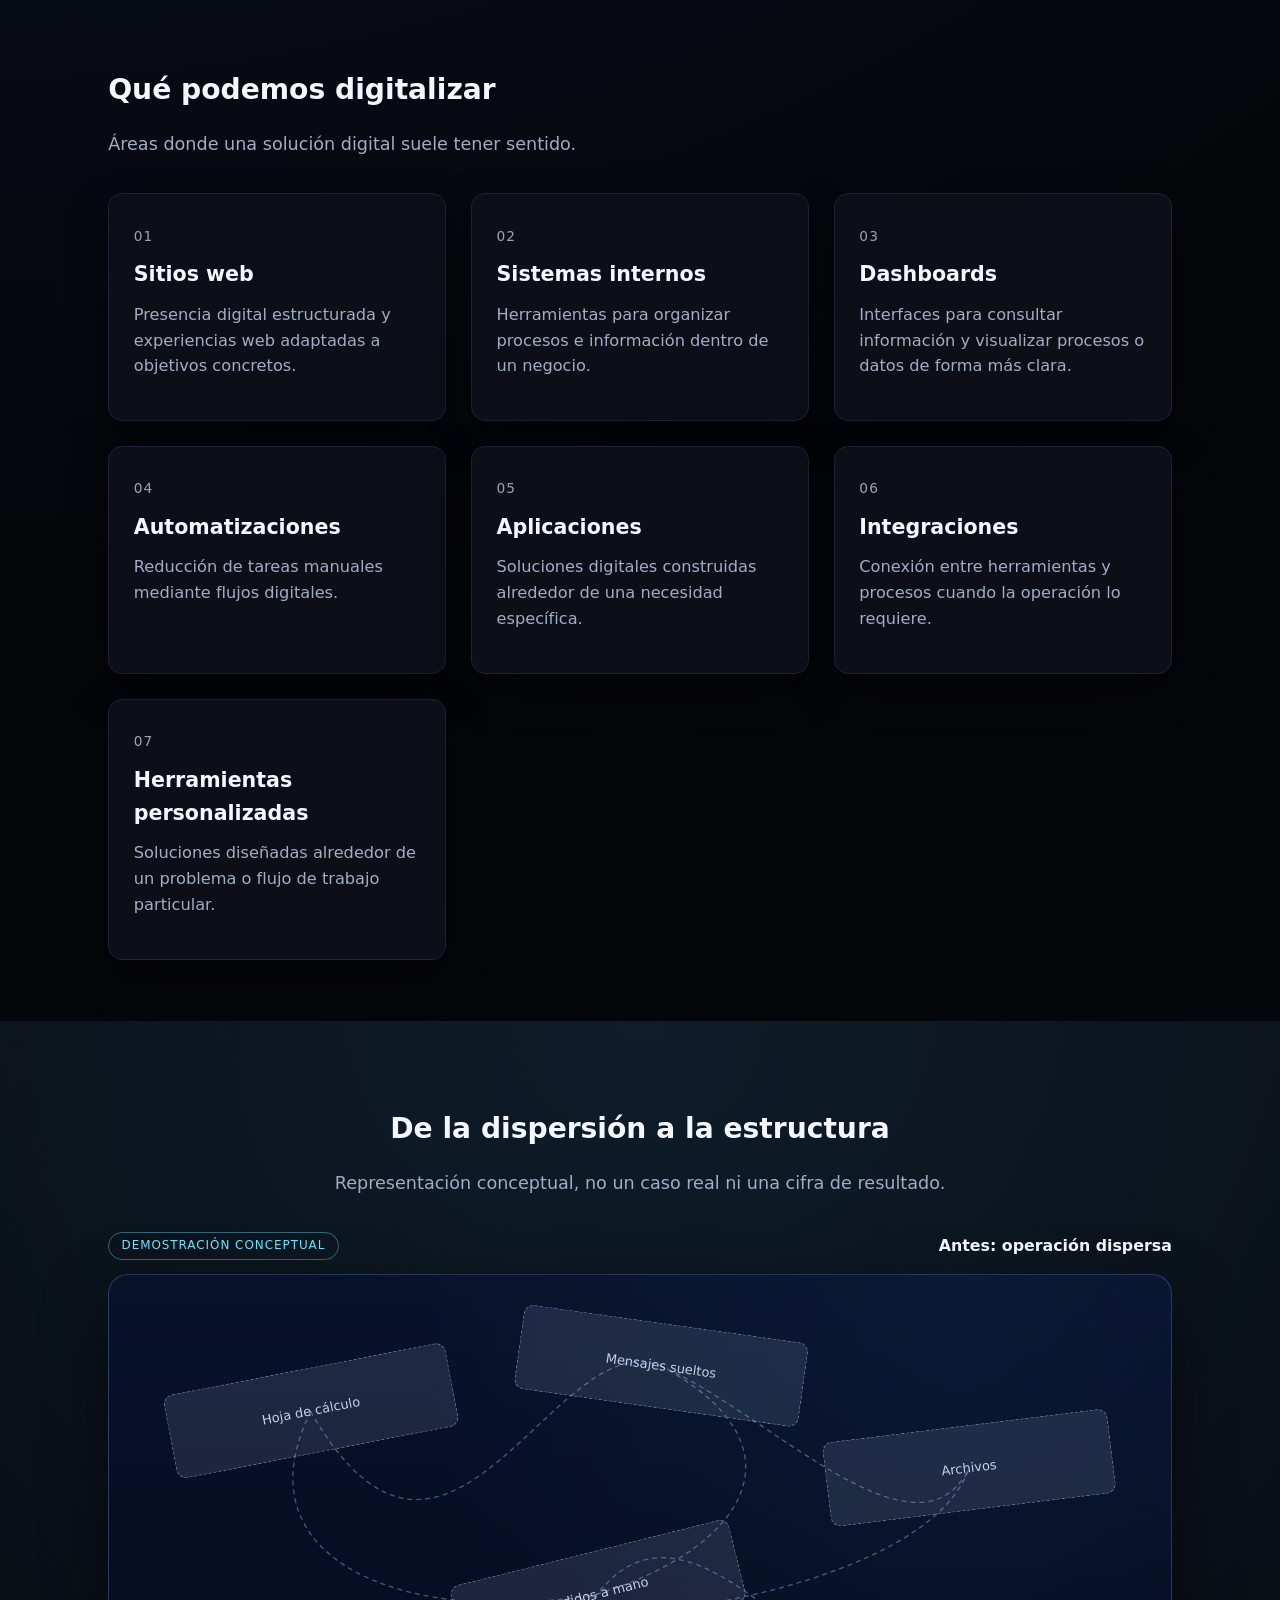
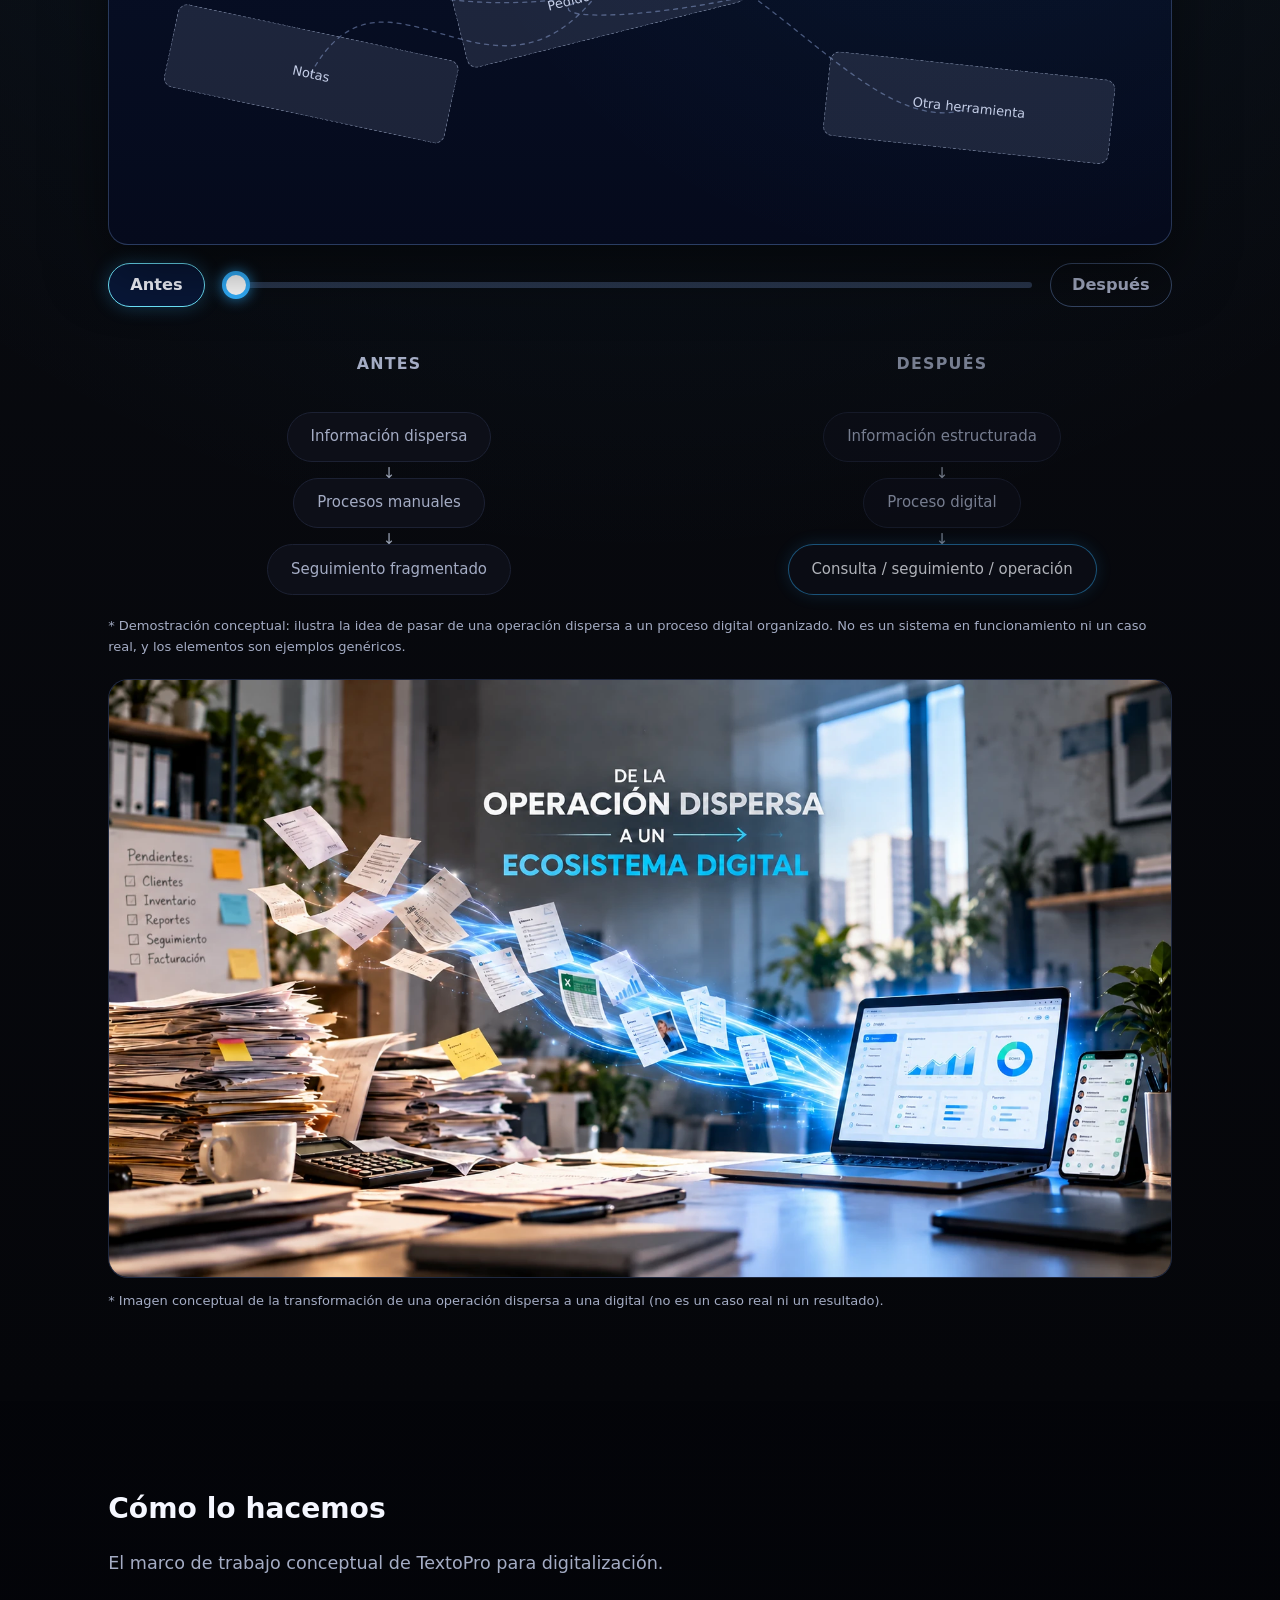
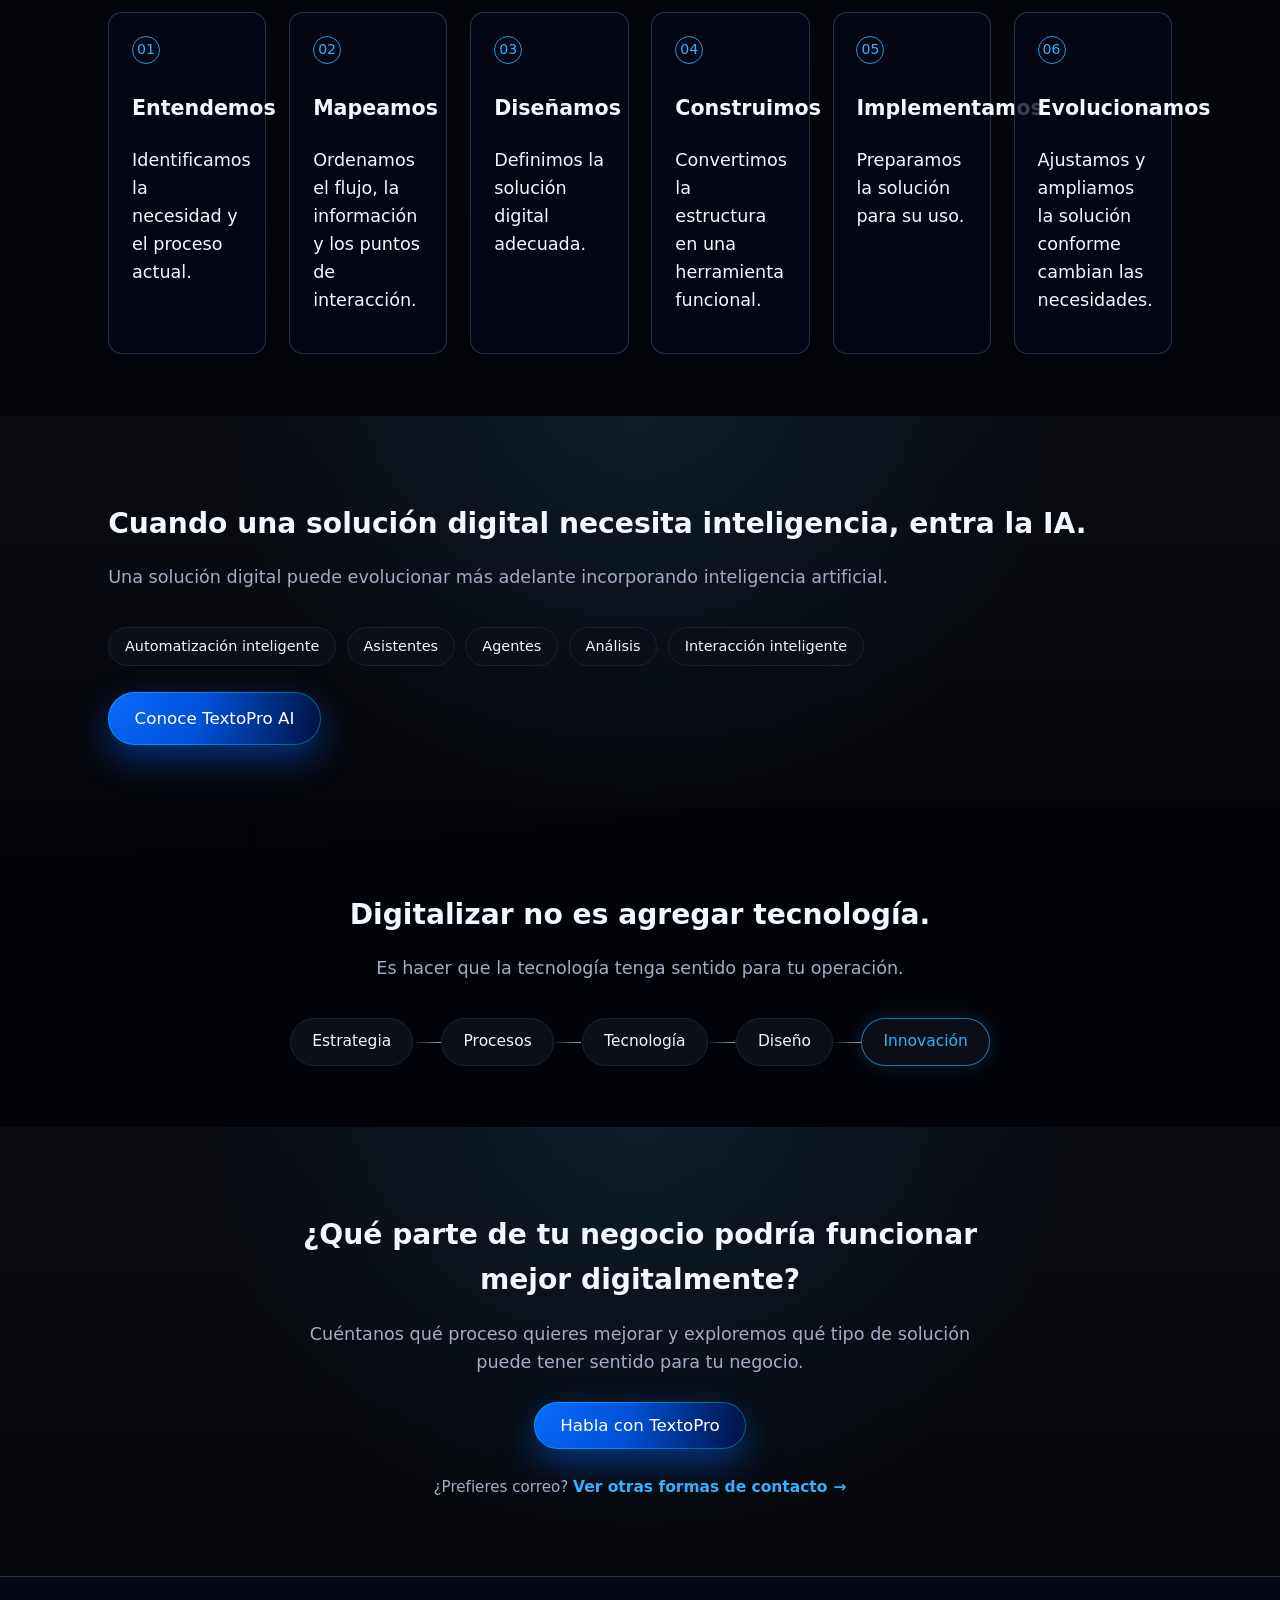
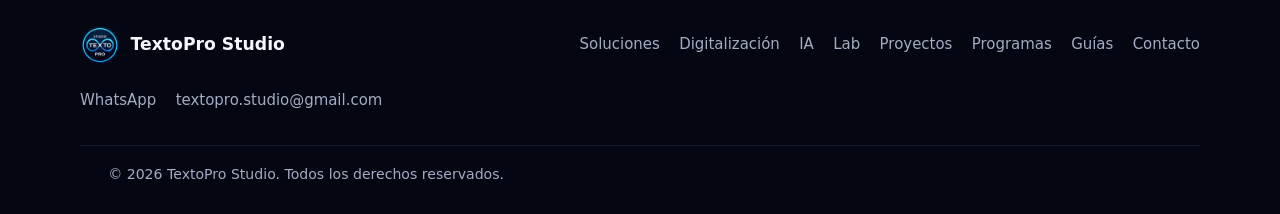
<file: digitalizacion.html>
<!DOCTYPE html>
<html lang="es">
<head>
  <meta charset="UTF-8" />
  <title>TextoPro Studio | Digitalización de Negocios</title>
  <meta name="viewport" content="width=device-width, initial-scale=1" />
  <meta name="description" content="TextoPro Studio ayuda a convertir procesos manuales, información dispersa y herramientas desconectadas en soluciones digitales más claras y funcionales." />
  <meta name="theme-color" content="#05060a" />
  <link rel="canonical" href="https://textoprostudio.com/digitalizacion.html" />

  <link rel="icon" type="image/png" sizes="32x32" href="assets/logo/favicon-32.png" />
  <link rel="icon" type="image/png" sizes="64x64" href="assets/logo/favicon.png" />
  <link rel="apple-touch-icon" sizes="180x180" href="assets/logo/apple-touch-icon.png" />

  <meta property="og:type" content="website" />
  <meta property="og:site_name" content="TextoPro Studio" />
  <meta property="og:url" content="https://textoprostudio.com/digitalizacion.html" />
  <meta property="og:title" content="TextoPro Studio | Digitalización de Negocios" />
  <meta property="og:description" content="TextoPro Studio ayuda a convertir procesos manuales, información dispersa y herramientas desconectadas en soluciones digitales más claras y funcionales." />
  <meta property="og:image" content="https://textoprostudio.com/assets/logo/logo-textopro-og.jpg" />
  <meta name="twitter:card" content="summary" />

  <link rel="stylesheet" href="css/styles.css" />
  <link rel="stylesheet" href="css/vivo-base.css" />
  <link rel="stylesheet" href="css/vivo-digitalizacion.css" />
  <noscript><link rel="stylesheet" href="css/nojs.css" /></noscript>
</head>
<body>
  <a class="skip-link" href="#contenido">Saltar al contenido</a>
  <header class="topbar">
    <div class="container topbar-inner">
      <a href="index.html" class="logo-block">
        <div class="logo-circle"><img src="assets/logo/logo-textopro-studio.webp" alt="TextoPro Studio" width="400" height="400" class="logo-img" /></div>
        <div class="logo-text">
          <span class="brand-main">TextoPro Studio</span>
          <span class="brand-tagline">Donde tus ideas alcanzan su mejor versión</span>
        </div>
      </a>

      <button type="button" class="nav-toggle" id="navToggle" aria-expanded="false" aria-controls="siteNav" aria-label="Abrir menú">
        <span class="nav-toggle-bar"></span>
        <span class="nav-toggle-bar"></span>
        <span class="nav-toggle-bar"></span>
      </button>

      <nav class="nav" id="siteNav" aria-label="Navegación principal">
        <a href="index.html#soluciones">Soluciones</a>
        <a href="index.html#digitalizacion" aria-current="page">Digitalización</a>
        <a href="index.html#ia">IA</a>
        <a href="index.html#lab">Lab</a>
        <a href="index.html#proyectos">Proyectos</a>
        <a href="index.html#programas">Programas</a>
        <a href="index.html#guias">Guías</a>
        <a href="index.html#contacto" class="nav-cta">Contacto</a>
      </nav>
    </div>
    <div class="nav-backdrop" id="navBackdrop"></div>
  </header>

  <main id="contenido" tabindex="-1">
    <section class="hero">
      <div class="container hero-grid">
        <div class="hero-text">
          <nav class="breadcrumb" aria-label="Ruta de navegación">
            <a href="index.html">Inicio</a>
            <span aria-hidden="true">/</span>
            <span aria-current="page">Digitalización</span>
          </nav>
          <h1>Digitalizamos lo que hoy<br><span class="accent">te hace perder tiempo.</span></h1>
          <p>Muchos negocios todavía dependen de procesos manuales, información dispersa y herramientas que no se comunican entre sí. Diseñamos soluciones digitales para convertir esas necesidades en procesos más claros, organizados y funcionales.</p>
          <div class="hero-actions">
            <a class="btn-primary" href="https://wa.me/529984176934?text=Hola%20TextoPro%20Studio%2C%20quiero%20platicar%20sobre%20digitalizaci%C3%B3n%20para%20mi%20negocio." target="_blank" rel="noopener">Habla con TextoPro</a>
            <a class="btn-secondary" href="#metodologia">Ver cómo trabajamos</a>
          </div>
        </div>
        <div class="hero-visual">
          <div class="hero-visual-glow" aria-hidden="true"></div>
          <div class="mock-dashboard mock-dashboard--hero">
            <div aria-hidden="true">
              <div class="mock-dashboard-header">
                <span class="dot red"></span><span class="dot yellow"></span><span class="dot green"></span>
              </div>
              <div class="hero-stream"><span class="hero-stream-label">Consulta</span><div class="mock-bar" style="width:82%"></div></div>
              <div class="hero-stream"><span class="hero-stream-label">Seguimiento</span><div class="mock-bar" style="width:58%"></div></div>
              <div class="hero-stream"><span class="hero-stream-label">Operación</span><div class="mock-bar" style="width:70%"></div></div>
              <div class="mock-chip">Proceso digitalizado</div>
            </div>
            <a class="card-link hero-stream-link" href="#transformacion">Ver la transformación Antes/Después <span aria-hidden="true">↓</span></a>
          </div>
          <p class="small-note">* Composición conceptual (no es un caso real).</p>
        </div>
      </div>
    </section>

    <section id="problema" class="section" data-reveal>
      <div class="container">
        <h2 class="section-title">Tu negocio ya funciona. El problema es cómo funciona.</h2>
        <p class="section-subtitle">No todos los negocios pasan por esto, pero puede ocurrir que:</p>
        <ul class="contact-points">
          <li>Cuando la información vive repartida en distintas hojas de cálculo y archivos sueltos.</li>
          <li>Si el seguimiento de clientes o pedidos depende de mensajes de WhatsApp dispersos.</li>
          <li>Cuando varias tareas se repiten manualmente cada semana.</li>
          <li>Si distintas herramientas no se comunican entre sí.</li>
          <li>Cuando es difícil consultar información clave rápidamente.</li>
        </ul>
      </div>
    </section>

    <section id="sistema" class="section section-alt" data-reveal>
      <div class="container">
        <h2 class="section-title center">No digitalizamos por digitalizar.</h2>
        <p class="section-subtitle center">Primero entendemos qué necesita funcionar mejor.</p>
        <div class="motion-strip" role="list" aria-label="Necesidad, proceso, estructura, solución digital, experiencia">
          <span class="motion-node" role="listitem">Necesidad</span>
          <span class="motion-node" role="listitem">Proceso</span>
          <span class="motion-node" role="listitem">Estructura</span>
          <span class="motion-node" role="listitem">Solución digital</span>
          <span class="motion-node motion-node--accent" role="listitem">Experiencia</span>
        </div>
      </div>
    </section>

    <section id="areas" class="section" data-reveal>
      <div class="container">
        <h2 class="section-title">Qué podemos digitalizar</h2>
        <p class="section-subtitle">Áreas donde una solución digital suele tener sentido.</p>
        <div class="cards-grid">
          <article class="card solution-card">
            <span class="solution-number">01</span>
            <h3>Sitios web</h3>
            <p>Presencia digital estructurada y experiencias web adaptadas a objetivos concretos.</p>
          </article>
          <article class="card solution-card">
            <span class="solution-number">02</span>
            <h3>Sistemas internos</h3>
            <p>Herramientas para organizar procesos e información dentro de un negocio.</p>
          </article>
          <article class="card solution-card">
            <span class="solution-number">03</span>
            <h3>Dashboards</h3>
            <p>Interfaces para consultar información y visualizar procesos o datos de forma más clara.</p>
          </article>
          <article class="card solution-card">
            <span class="solution-number">04</span>
            <h3>Automatizaciones</h3>
            <p>Reducción de tareas manuales mediante flujos digitales.</p>
          </article>
          <article class="card solution-card">
            <span class="solution-number">05</span>
            <h3>Aplicaciones</h3>
            <p>Soluciones digitales construidas alrededor de una necesidad específica.</p>
          </article>
          <article class="card solution-card">
            <span class="solution-number">06</span>
            <h3>Integraciones</h3>
            <p>Conexión entre herramientas y procesos cuando la operación lo requiere.</p>
          </article>
          <article class="card solution-card">
            <span class="solution-number">07</span>
            <h3>Herramientas personalizadas</h3>
            <p>Soluciones diseñadas alrededor de un problema o flujo de trabajo particular.</p>
          </article>
        </div>
      </div>
    </section>

    <section id="transformacion" class="section section-alt" data-reveal>
      <div class="container">
        <h2 class="section-title center">De la dispersión a la estructura</h2>
        <p class="section-subtitle center">Representación conceptual, no un caso real ni una cifra de resultado.</p>
        <div class="ba" id="baDemo" data-state="before">
          <div class="ba-head">
            <span class="vivo-badge">Demostración conceptual</span>
            <p class="ba-status" id="baStatus" role="status" aria-live="polite">Antes: operación dispersa</p>
          </div>

          <div class="ba-stage" id="baStage" style="--p:0" aria-hidden="true">
            <div class="ba-frame"><span class="ba-dots"><i></i><i></i><i></i></span><span class="ba-frame-title">Panel único</span></div>
            <svg class="ba-lines" viewBox="0 0 100 100" preserveAspectRatio="none" focusable="false">
              <g class="ba-tangle">
                <path d="M19 24 C 32 66, 42 8, 52 16 S 76 52, 81 34"/>
                <path d="M19 70 C 26 46, 36 80, 46 56 S 70 84, 81 76"/>
                <path d="M19 24 C 12 50, 28 62, 46 56"/>
                <path d="M52 16 C 66 30, 60 48, 46 56 S 76 60, 81 34"/>
              </g>
              <g class="ba-order">
                <path d="M20 40 H80 M20 66 H80 M20 40 V66 M50 40 V66 M80 40 V66"/>
                <path d="M20 66 V84 M50 66 V84 M80 66 V84 M12 84 H88"/>
              </g>
            </svg>
            <div class="ba-item" style="--x0:19;--y0:24;--r0:-11;--x1:20;--y1:40"><span class="ba-t0">Hoja de cálculo</span><span class="ba-t1">Datos en un solo lugar</span></div>
            <div class="ba-item" style="--x0:52;--y0:16;--r0:8;--x1:50;--y1:40"><span class="ba-t0">Mensajes sueltos</span><span class="ba-t1">Seguimiento ordenado</span></div>
            <div class="ba-item" style="--x0:81;--y0:34;--r0:-7;--x1:80;--y1:40"><span class="ba-t0">Archivos</span><span class="ba-t1">Información estructurada</span></div>
            <div class="ba-item" style="--x0:19;--y0:70;--r0:12;--x1:20;--y1:66"><span class="ba-t0">Notas</span><span class="ba-t1">Tareas registradas</span></div>
            <div class="ba-item" style="--x0:46;--y0:56;--r0:-14;--x1:50;--y1:66"><span class="ba-t0">Pedidos a mano</span><span class="ba-t1">Proceso digital</span></div>
            <div class="ba-item" style="--x0:81;--y0:76;--r0:6;--x1:80;--y1:66"><span class="ba-t0">Otra herramienta</span><span class="ba-t1">Herramientas conectadas</span></div>
            <div class="ba-chips"><span>Consulta</span><span>Seguimiento</span><span>Operación</span></div>
          </div>

          <div class="ba-controls" hidden>
            <button type="button" class="ba-btn" data-to="0" aria-pressed="true">Antes</button>
            <input type="range" class="ba-range" id="baRange" min="0" max="100" step="5" value="0" aria-label="Transformación de una operación dispersa a un proceso digital organizado" aria-valuetext="Antes: operación dispersa" />
            <button type="button" class="ba-btn" data-to="100" aria-pressed="false">Después</button>
          </div>

          <div class="split-block ba-cols">
            <div class="ba-col ba-col--before">
              <h3 class="transformacion-label">Antes</h3>
              <div class="motion-strip motion-strip--vertical" role="list" aria-label="Antes: información dispersa, procesos manuales, seguimiento fragmentado">
                <span class="motion-node" role="listitem">Información dispersa</span>
                <span class="motion-node" role="listitem">Procesos manuales</span>
                <span class="motion-node" role="listitem">Seguimiento fragmentado</span>
              </div>
            </div>
            <div class="ba-col ba-col--after">
              <h3 class="transformacion-label">Después</h3>
              <div class="motion-strip motion-strip--vertical" role="list" aria-label="Después: información estructurada, proceso digital, consulta y seguimiento">
                <span class="motion-node" role="listitem">Información estructurada</span>
                <span class="motion-node" role="listitem">Proceso digital</span>
                <span class="motion-node motion-node--accent" role="listitem">Consulta / seguimiento / operación</span>
              </div>
            </div>
          </div>

          <p class="small-note ba-note">* Demostración conceptual: ilustra la idea de pasar de una operación dispersa a un proceso digital organizado. No es un sistema en funcionamiento ni un caso real, y los elementos son ejemplos genéricos.</p>
        </div>

        <div class="section-visual">
          <img src="assets/images/digitalizacion-transformacion.webp" alt="Ilustración conceptual: documentos y hojas de cálculo dispersos sobre un escritorio fluyen hacia un panel digital en una laptop, con el texto «De la operación dispersa a un ecosistema digital»." width="1672" height="941" class="section-img" loading="lazy" decoding="async" />
        </div>
        <p class="small-note">* Imagen conceptual de la transformación de una operación dispersa a una digital (no es un caso real ni un resultado).</p>
      </div>
    </section>

    <section id="metodologia" class="section" data-reveal>
      <div class="container">
        <h2 class="section-title">Cómo lo hacemos</h2>
        <p class="section-subtitle">El marco de trabajo conceptual de TextoPro para digitalización.</p>
        <div class="steps-grid steps-grid--six">
          <div class="step">
            <span class="step-number">01</span>
            <h3>Entendemos</h3>
            <p>Identificamos la necesidad y el proceso actual.</p>
          </div>
          <div class="step">
            <span class="step-number">02</span>
            <h3>Mapeamos</h3>
            <p>Ordenamos el flujo, la información y los puntos de interacción.</p>
          </div>
          <div class="step">
            <span class="step-number">03</span>
            <h3>Diseñamos</h3>
            <p>Definimos la solución digital adecuada.</p>
          </div>
          <div class="step">
            <span class="step-number">04</span>
            <h3>Construimos</h3>
            <p>Convertimos la estructura en una herramienta funcional.</p>
          </div>
          <div class="step">
            <span class="step-number">05</span>
            <h3>Implementamos</h3>
            <p>Preparamos la solución para su uso.</p>
          </div>
          <div class="step">
            <span class="step-number">06</span>
            <h3>Evolucionamos</h3>
            <p>Ajustamos y ampliamos la solución conforme cambian las necesidades.</p>
          </div>
        </div>
      </div>
    </section>

    <section id="digitalizacion-ia" class="section section-alt" data-reveal>
      <div class="container">
        <h2 class="section-title">Cuando una solución digital necesita inteligencia, entra la IA.</h2>
        <p class="section-subtitle">Una solución digital puede evolucionar más adelante incorporando inteligencia artificial.</p>
        <ul class="tag-list">
          <li>Automatización inteligente</li>
          <li>Asistentes</li>
          <li>Agentes</li>
          <li>Análisis</li>
          <li>Interacción inteligente</li>
        </ul>
        <div class="card-actions lab-card-actions">
          <a class="btn-primary" href="ia.html">Conoce TextoPro AI</a>
        </div>
      </div>
    </section>

    <section id="diferenciador" class="section" data-reveal>
      <div class="container">
        <h2 class="section-title center">Digitalizar no es agregar tecnología.</h2>
        <p class="section-subtitle center">Es hacer que la tecnología tenga sentido para tu operación.</p>
        <div class="system-row" role="list" aria-label="Estrategia, procesos, tecnología, diseño, innovación">
          <span class="system-node" role="listitem">Estrategia</span>
          <span class="system-node" role="listitem">Procesos</span>
          <span class="system-node" role="listitem">Tecnología</span>
          <span class="system-node" role="listitem">Diseño</span>
          <span class="system-node system-node--accent" role="listitem">Innovación</span>
        </div>
      </div>
    </section>

    <section id="cta-final" class="section section-alt" data-reveal>
      <div class="container">
        <h2 class="section-title center">¿Qué parte de tu negocio podría funcionar mejor digitalmente?</h2>
        <p class="section-subtitle center">Cuéntanos qué proceso quieres mejorar y exploremos qué tipo de solución puede tener sentido para tu negocio.</p>
        <div class="section-cta center">
          <a class="btn-primary" href="https://wa.me/529984176934?text=Hola%20TextoPro%20Studio%2C%20quiero%20platicar%20sobre%20digitalizaci%C3%B3n%20para%20mi%20negocio." target="_blank" rel="noopener">Habla con TextoPro</a>
        </div>
        <p class="section-note center">¿Prefieres correo? <a class="card-link" href="index.html#contacto">Ver otras formas de contacto <span aria-hidden="true">→</span></a></p>
      </div>
    </section>
  </main>

  <footer class="footer">
    <div class="container footer-grid">
      <div class="footer-brand">
        <div class="logo-circle footer-logo"><img src="assets/logo/logo-textopro-studio.webp" alt="TextoPro Studio" width="400" height="400" class="logo-img" /></div>
        <span class="brand-main">TextoPro Studio</span>
      </div>
      <nav class="footer-nav" aria-label="Navegación del pie de página">
        <a href="index.html#soluciones">Soluciones</a>
        <a href="index.html#digitalizacion">Digitalización</a>
        <a href="index.html#ia">IA</a>
        <a href="index.html#lab">Lab</a>
        <a href="index.html#proyectos">Proyectos</a>
        <a href="index.html#programas">Programas</a>
        <a href="index.html#guias">Guías</a>
        <a href="index.html#contacto">Contacto</a>
      </nav>
      <div class="footer-contact">
        <a href="https://wa.me/529984176934?text=Hola%20TextoPro%20Studio%2C%20quiero%20informaci%C3%B3n%20sobre%20sus%20servicios%20y%20gu%C3%ADas." target="_blank" rel="noopener">WhatsApp</a>
        <a href="mailto:textopro.studio@gmail.com">textopro.studio@gmail.com</a>
      </div>
    </div>
    <div class="container footer-inner">
      <span>© 2026 TextoPro Studio. Todos los derechos reservados.</span>
    </div>
  </footer>

  <div class="fab" id="fab">
    <div class="fab-menu" id="fabMenu" role="menu" aria-hidden="true">
      <a role="menuitem" class="fab-option fab-whatsapp" href="https://wa.me/529984176934?text=Hola%20TextoPro%20Studio%2C%20quiero%20m%C3%A1s%20informaci%C3%B3n." target="_blank" rel="noopener">
        <span class="fab-option-label">WhatsApp</span>
      </a>
      <button type="button" role="menuitem" class="fab-option fab-ai" disabled aria-disabled="true">
        <span class="fab-option-label">TextoPro AI</span>
        <span class="fab-badge">Próximamente</span>
      </button>
    </div>
    <button type="button" class="fab-toggle" id="fabToggle" aria-expanded="false" aria-controls="fabMenu" aria-label="Abrir opciones de contacto">
      <span class="fab-toggle-icon"></span>
    </button>
  </div>

<script src="js/main.js" defer></script>
<script src="js/vivo-base.js" defer></script>
<script src="js/vivo-digitalizacion.js" defer></script>
</body>
</html>
</file>
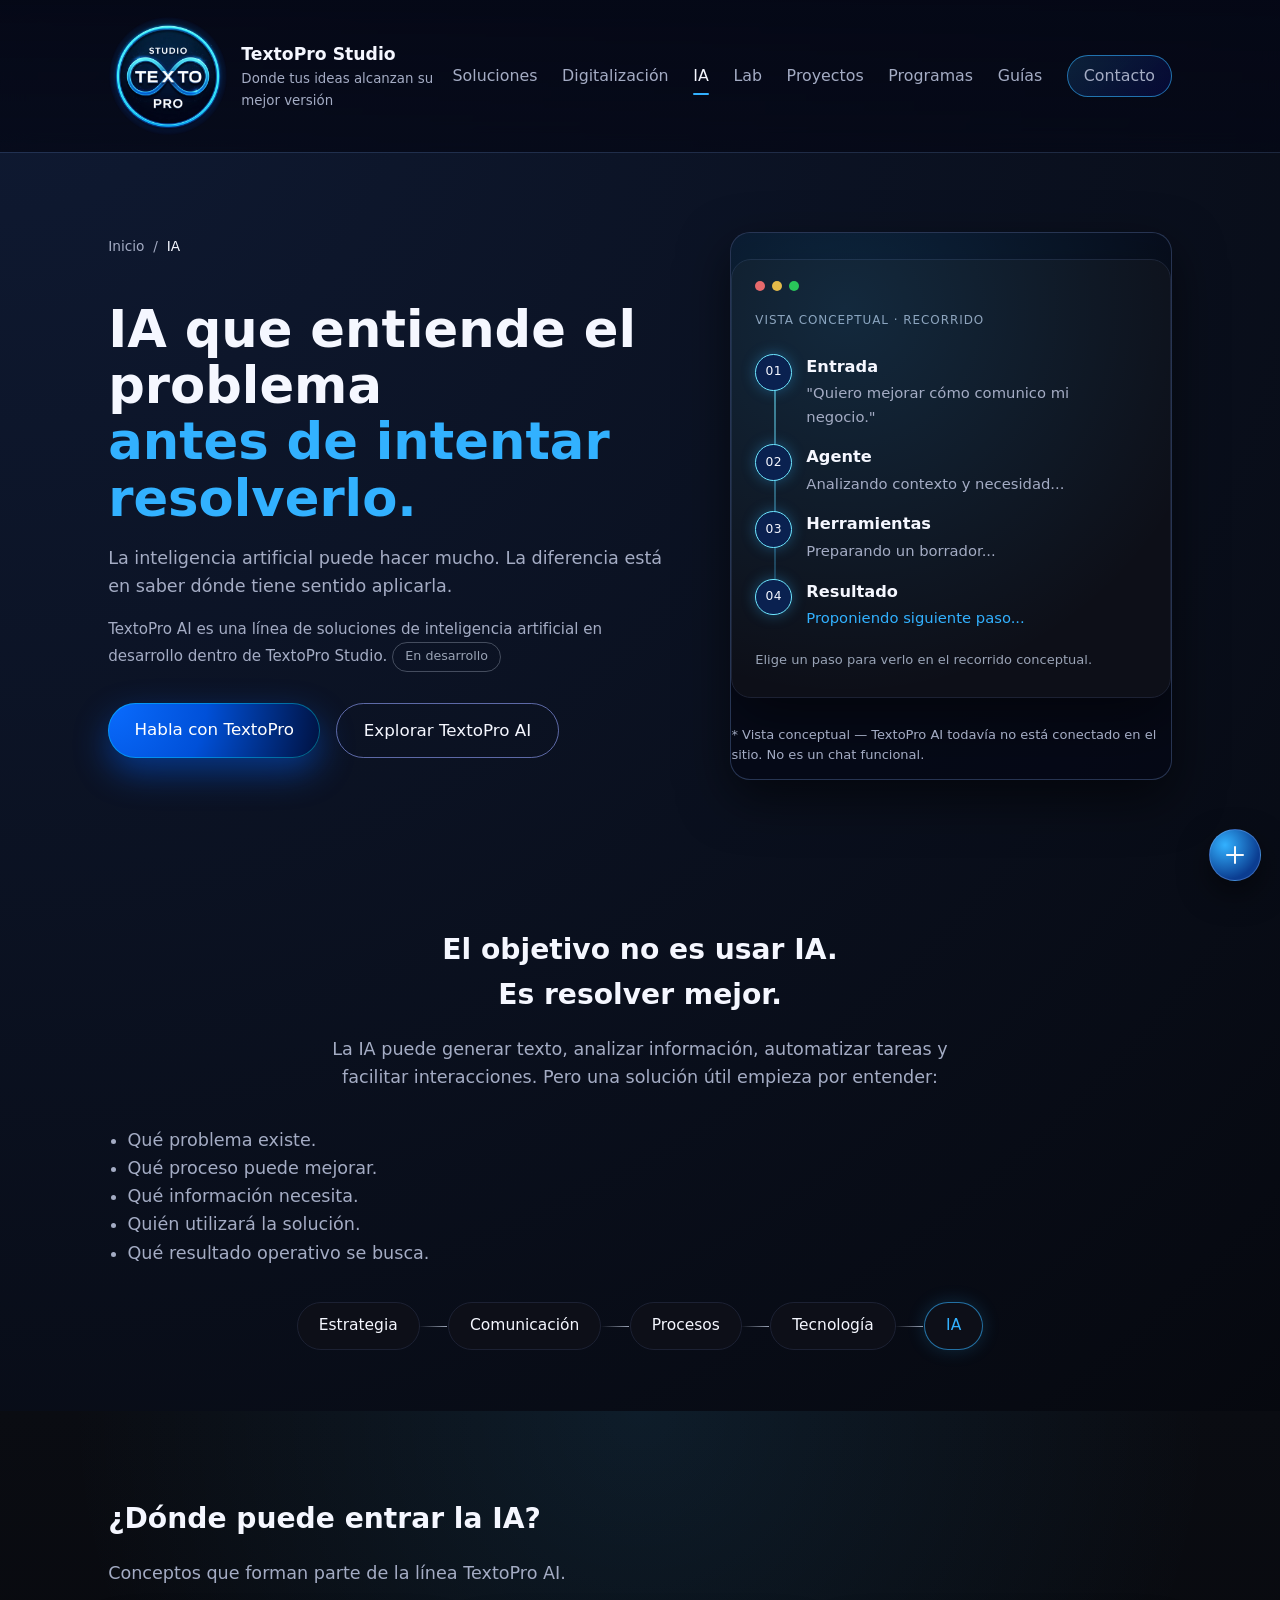
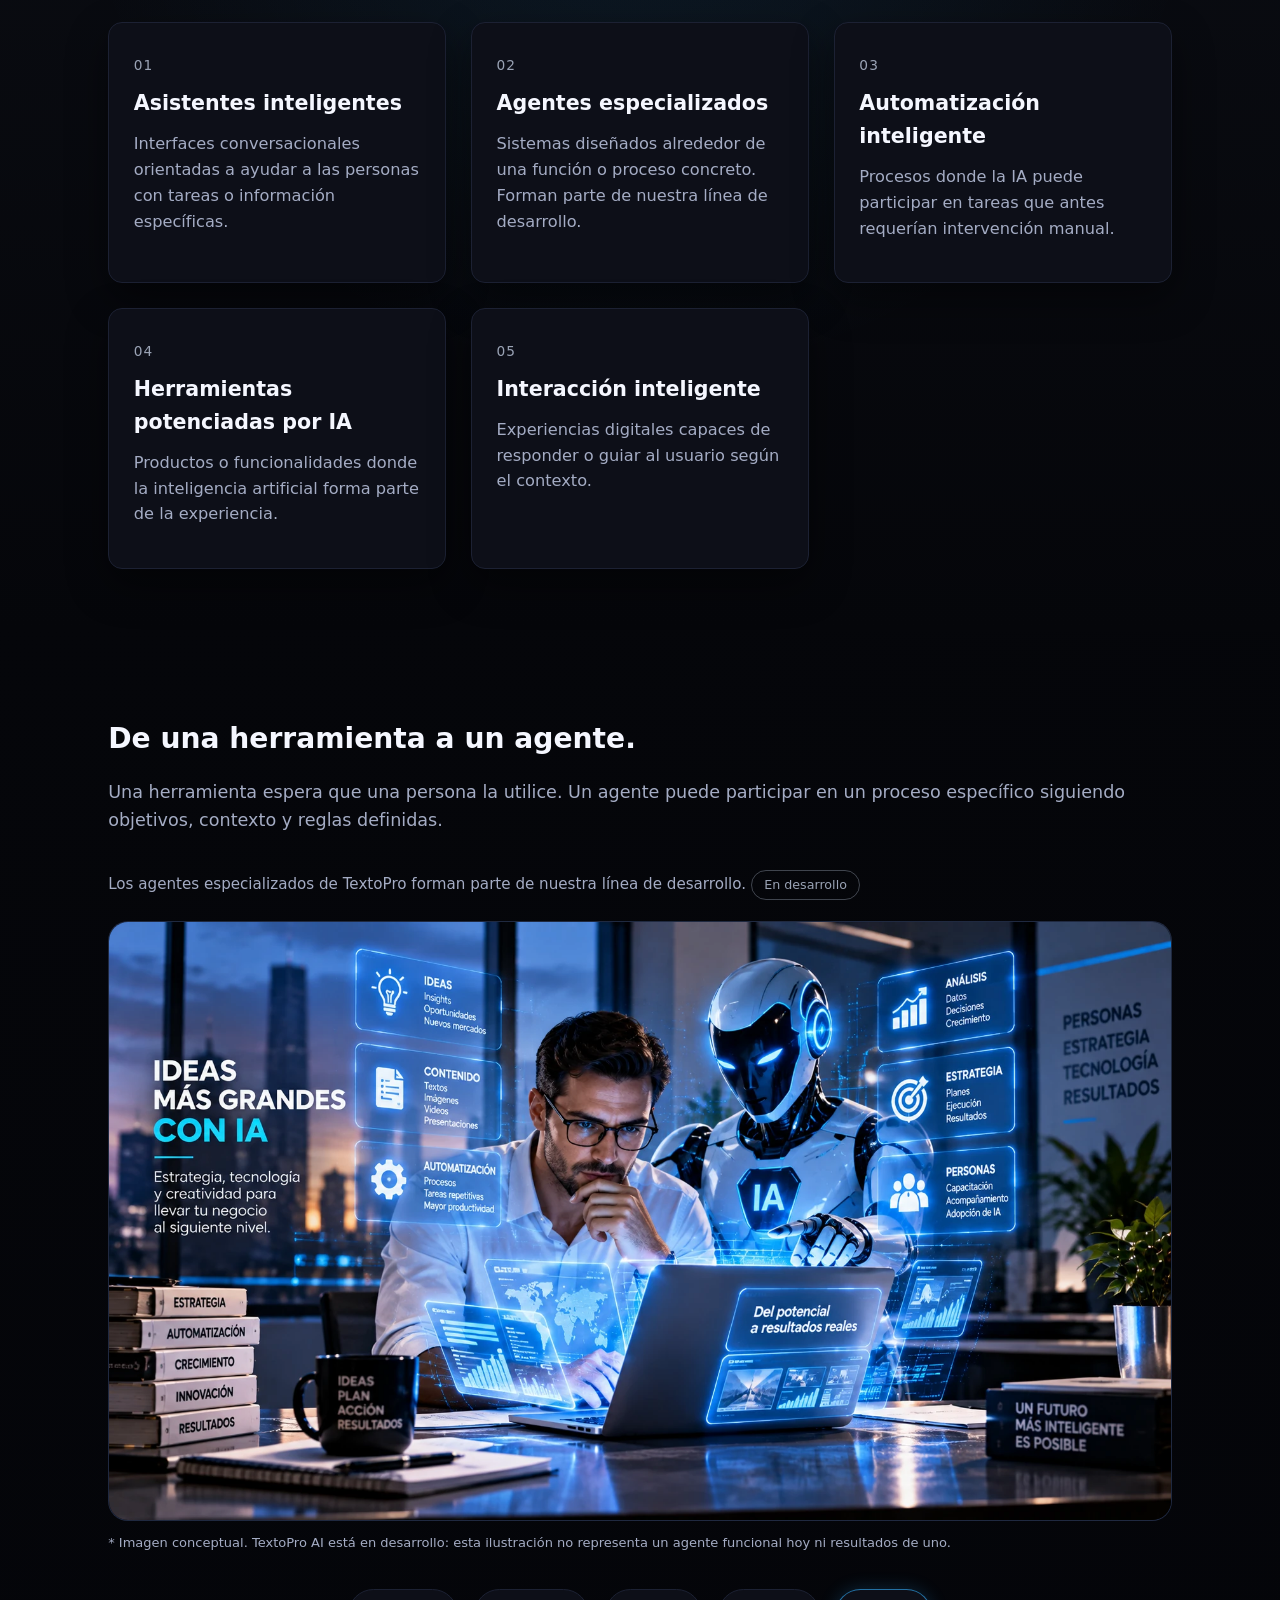
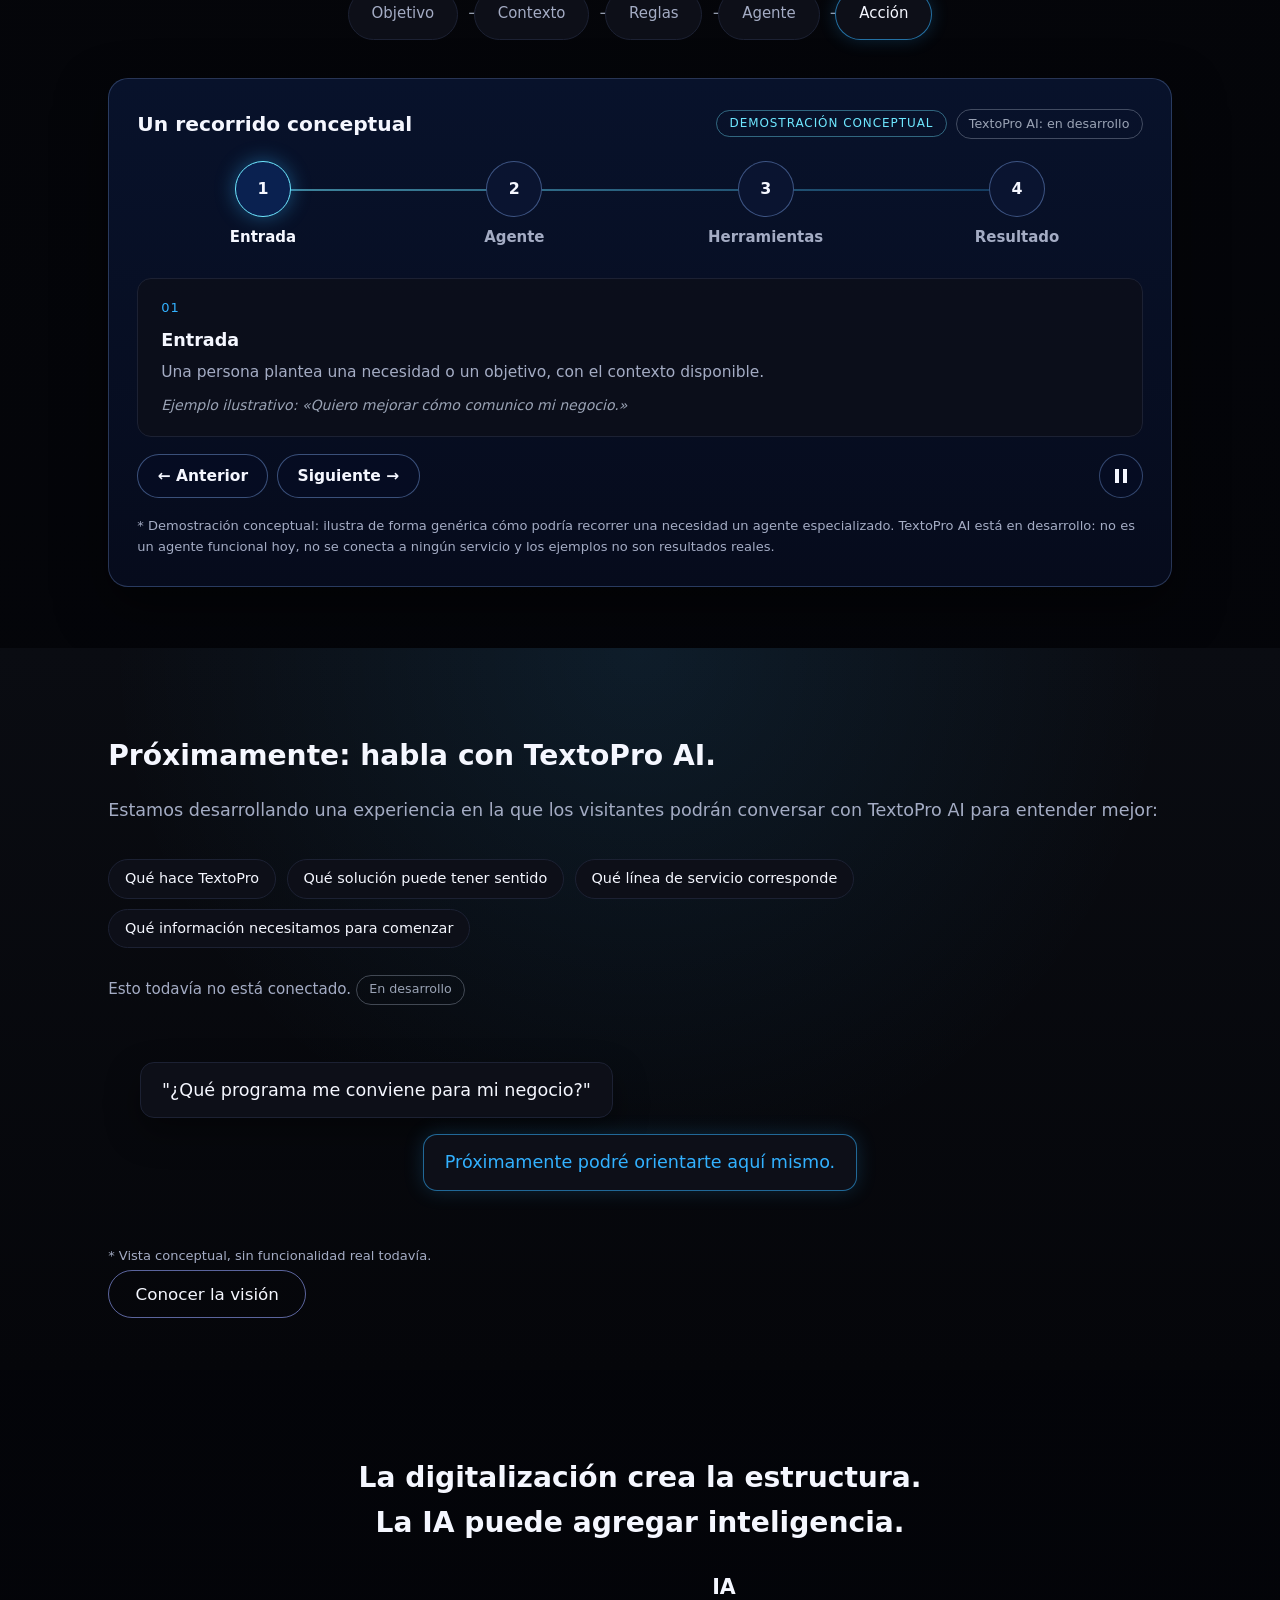
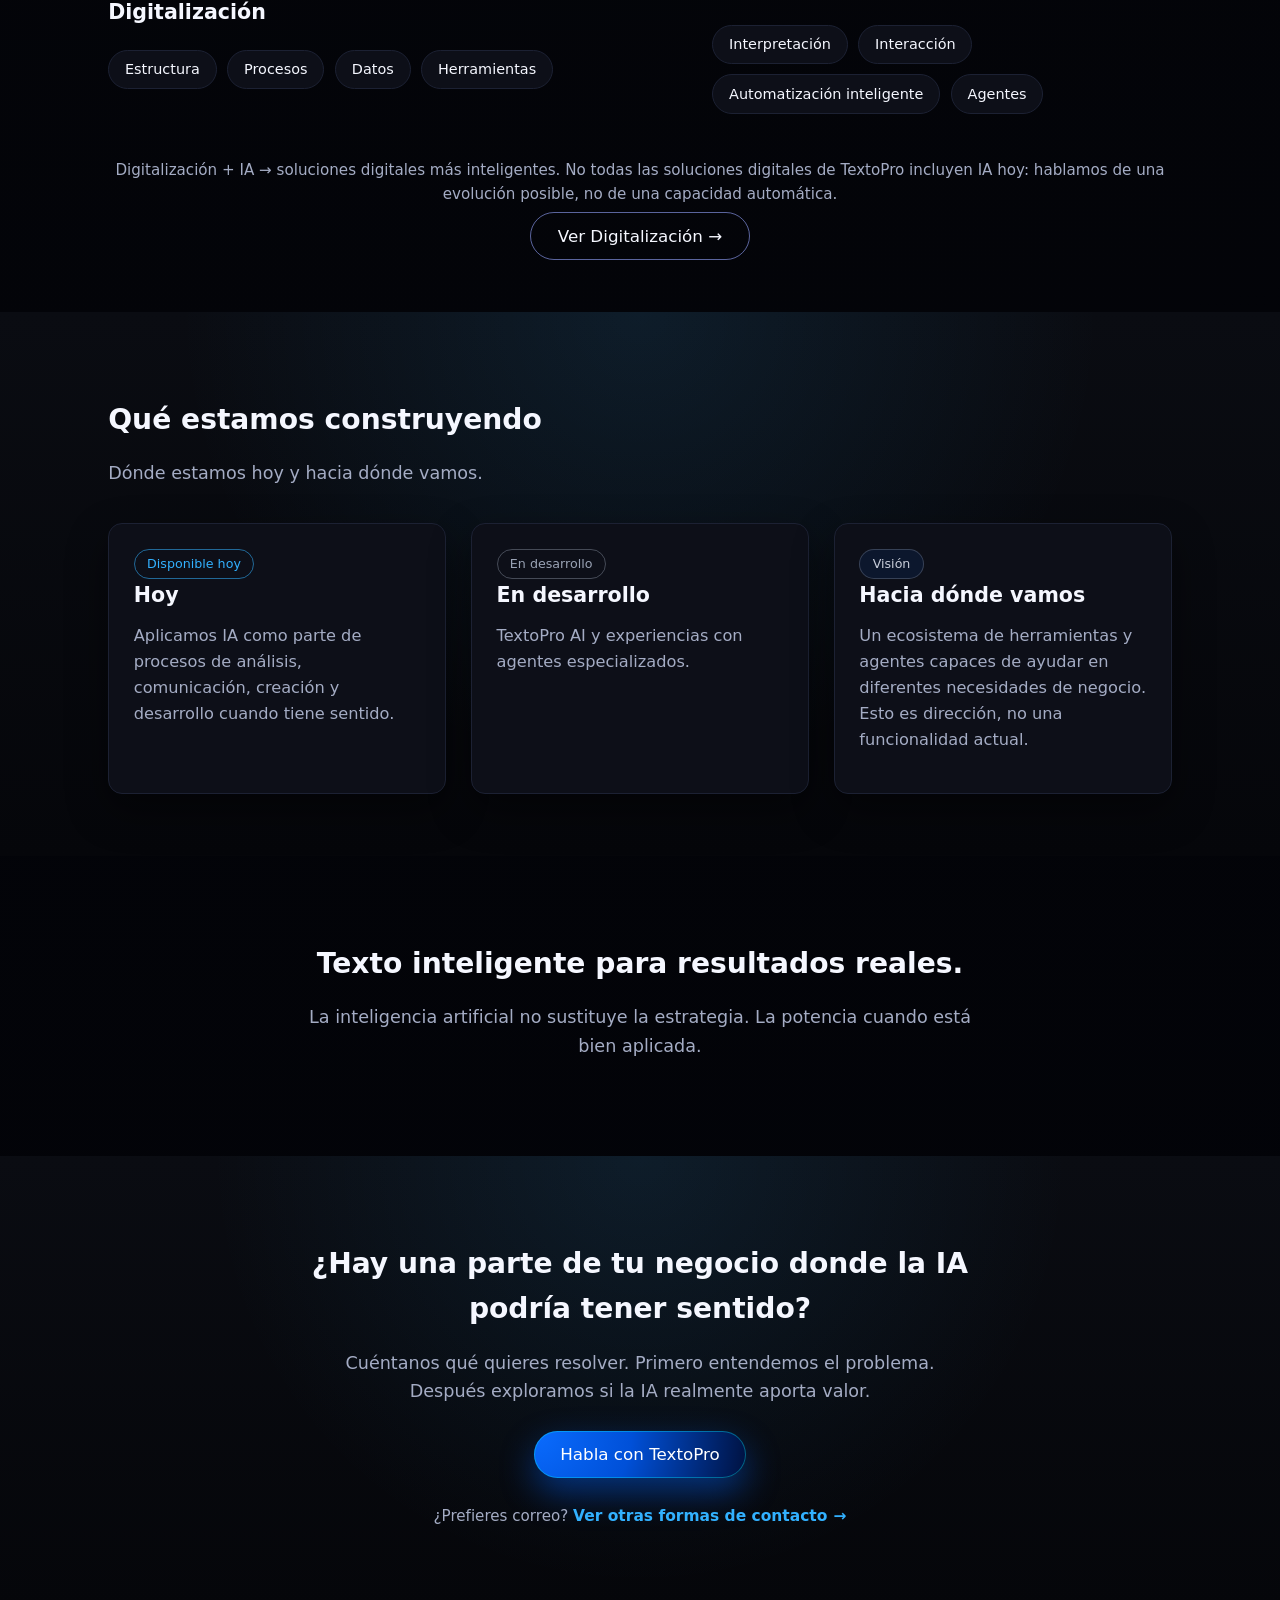
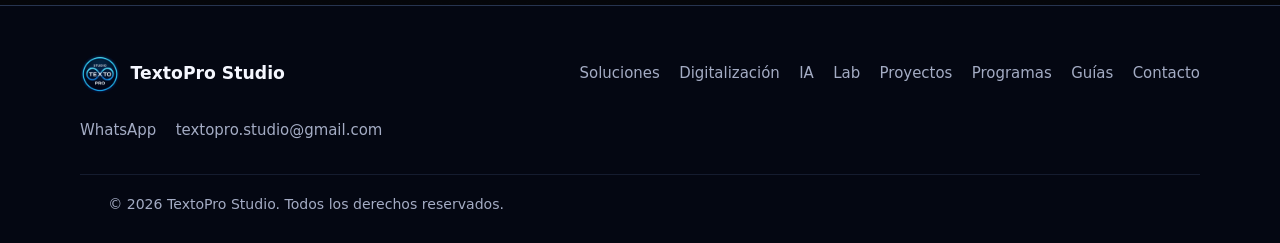
<file: ia.html>
<!DOCTYPE html>
<html lang="es">
<head>
  <meta charset="UTF-8" />
  <title>TextoPro Studio | Inteligencia Artificial y Agentes</title>
  <meta name="viewport" content="width=device-width, initial-scale=1" />
  <meta name="description" content="TextoPro AI es la línea de inteligencia artificial de TextoPro Studio: asistentes, agentes y automatización aplicados a procesos y comunicación de negocio." />
  <meta name="theme-color" content="#05060a" />
  <link rel="canonical" href="https://textoprostudio.com/ia.html" />

  <link rel="icon" type="image/png" sizes="32x32" href="assets/logo/favicon-32.png" />
  <link rel="icon" type="image/png" sizes="64x64" href="assets/logo/favicon.png" />
  <link rel="apple-touch-icon" sizes="180x180" href="assets/logo/apple-touch-icon.png" />

  <meta property="og:type" content="website" />
  <meta property="og:site_name" content="TextoPro Studio" />
  <meta property="og:url" content="https://textoprostudio.com/ia.html" />
  <meta property="og:title" content="TextoPro Studio | Inteligencia Artificial y Agentes" />
  <meta property="og:description" content="TextoPro AI es la línea de inteligencia artificial de TextoPro Studio: asistentes, agentes y automatización aplicados a procesos y comunicación de negocio." />
  <meta property="og:image" content="https://textoprostudio.com/assets/logo/logo-textopro-og.jpg" />
  <meta name="twitter:card" content="summary" />

  <link rel="stylesheet" href="css/styles.css" />
  <link rel="stylesheet" href="css/vivo-ia.css" />
  <noscript><link rel="stylesheet" href="css/nojs.css" /></noscript>
</head>
<body>
  <a class="skip-link" href="#contenido">Saltar al contenido</a>
  <header class="topbar">
    <div class="container topbar-inner">
      <a href="index.html" class="logo-block">
        <div class="logo-circle"><img src="assets/logo/logo-textopro-studio.webp" alt="TextoPro Studio" width="400" height="400" class="logo-img" /></div>
        <div class="logo-text">
          <span class="brand-main">TextoPro Studio</span>
          <span class="brand-tagline">Donde tus ideas alcanzan su mejor versión</span>
        </div>
      </a>

      <button type="button" class="nav-toggle" id="navToggle" aria-expanded="false" aria-controls="siteNav" aria-label="Abrir menú">
        <span class="nav-toggle-bar"></span>
        <span class="nav-toggle-bar"></span>
        <span class="nav-toggle-bar"></span>
      </button>

      <nav class="nav" id="siteNav" aria-label="Navegación principal">
        <a href="index.html#soluciones">Soluciones</a>
        <a href="index.html#digitalizacion">Digitalización</a>
        <a href="index.html#ia" aria-current="page">IA</a>
        <a href="index.html#lab">Lab</a>
        <a href="index.html#proyectos">Proyectos</a>
        <a href="index.html#programas">Programas</a>
        <a href="index.html#guias">Guías</a>
        <a href="index.html#contacto" class="nav-cta">Contacto</a>
      </nav>
    </div>
    <div class="nav-backdrop" id="navBackdrop"></div>
  </header>

  <main id="contenido" tabindex="-1">
    <section class="hero">
      <div class="container hero-grid">
        <div class="hero-text">
          <nav class="breadcrumb" aria-label="Ruta de navegación">
            <a href="index.html">Inicio</a>
            <span aria-hidden="true">/</span>
            <span aria-current="page">IA</span>
          </nav>
          <h1>IA que entiende el problema<br><span class="accent">antes de intentar resolverlo.</span></h1>
          <p>La inteligencia artificial puede hacer mucho. La diferencia está en saber dónde tiene sentido aplicarla.</p>
          <p class="section-note">TextoPro AI es una línea de soluciones de inteligencia artificial en desarrollo dentro de TextoPro Studio. <span class="badge-soon">En desarrollo</span></p>
          <div class="hero-actions">
            <a class="btn-primary" href="https://wa.me/529984176934?text=Hola%20TextoPro%20Studio%2C%20quiero%20platicar%20sobre%20inteligencia%20artificial%20para%20mi%20negocio." target="_blank" rel="noopener">Habla con TextoPro</a>
            <a class="btn-secondary" href="#donde-entra-ia">Explorar TextoPro AI</a>
          </div>
        </div>
        <div class="hero-visual">
          <div class="hero-visual-glow" aria-hidden="true"></div>
          <div class="mock-dashboard mock-dashboard--ai">
            <div class="mock-dashboard-header" aria-hidden="true">
              <span class="dot red"></span><span class="dot yellow"></span><span class="dot green"></span>
            </div>
            <p class="ai-console-label" id="aiTraceLabel">Vista conceptual · recorrido</p>
            <ol class="ai-trace" aria-labelledby="aiTraceLabel">
              <li><a class="ai-trace-step" href="#aiFlow" data-aiflow-step="1"><span class="ai-trace-n" aria-hidden="true">01</span><span class="ai-trace-body"><strong>Entrada</strong><span>"Quiero mejorar cómo comunico mi negocio."</span></span></a></li>
              <li><a class="ai-trace-step" href="#aiFlow" data-aiflow-step="2"><span class="ai-trace-n" aria-hidden="true">02</span><span class="ai-trace-body"><strong>Agente</strong><span>Analizando contexto y necesidad...</span></span></a></li>
              <li><a class="ai-trace-step" href="#aiFlow" data-aiflow-step="3"><span class="ai-trace-n" aria-hidden="true">03</span><span class="ai-trace-body"><strong>Herramientas</strong><span>Preparando un borrador...</span></span></a></li>
              <li><a class="ai-trace-step ai-trace-step--accent" href="#aiFlow" data-aiflow-step="4"><span class="ai-trace-n" aria-hidden="true">04</span><span class="ai-trace-body"><strong>Resultado</strong><span>Proponiendo siguiente paso...</span></span></a></li>
            </ol>
            <p class="ai-trace-hint">Elige un paso para verlo en el recorrido conceptual.</p>
          </div>
          <p class="small-note">* Vista conceptual — TextoPro AI todavía no está conectado en el sitio. No es un chat funcional.</p>
        </div>
      </div>
    </section>

    <section class="section" data-reveal>
      <div class="container">
        <h2 class="section-title center">El objetivo no es usar IA.<br>Es resolver mejor.</h2>
        <p class="section-subtitle center">La IA puede generar texto, analizar información, automatizar tareas y facilitar interacciones. Pero una solución útil empieza por entender:</p>
        <ul class="contact-points">
          <li>Qué problema existe.</li>
          <li>Qué proceso puede mejorar.</li>
          <li>Qué información necesita.</li>
          <li>Quién utilizará la solución.</li>
          <li>Qué resultado operativo se busca.</li>
        </ul>
        <div class="system-row" role="list" aria-label="Estrategia, comunicación, procesos, tecnología, IA">
          <span class="system-node" role="listitem">Estrategia</span>
          <span class="system-node" role="listitem">Comunicación</span>
          <span class="system-node" role="listitem">Procesos</span>
          <span class="system-node" role="listitem">Tecnología</span>
          <span class="system-node system-node--accent" role="listitem">IA</span>
        </div>
      </div>
    </section>

    <section id="donde-entra-ia" class="section section-alt" data-reveal>
      <div class="container">
        <h2 class="section-title">¿Dónde puede entrar la IA?</h2>
        <p class="section-subtitle">Conceptos que forman parte de la línea TextoPro AI.</p>
        <div class="cards-grid">
          <article class="card solution-card">
            <span class="solution-number">01</span>
            <h3>Asistentes inteligentes</h3>
            <p>Interfaces conversacionales orientadas a ayudar a las personas con tareas o información específicas.</p>
          </article>
          <article class="card solution-card">
            <span class="solution-number">02</span>
            <h3>Agentes especializados</h3>
            <p>Sistemas diseñados alrededor de una función o proceso concreto. Forman parte de nuestra línea de desarrollo.</p>
          </article>
          <article class="card solution-card">
            <span class="solution-number">03</span>
            <h3>Automatización inteligente</h3>
            <p>Procesos donde la IA puede participar en tareas que antes requerían intervención manual.</p>
          </article>
          <article class="card solution-card">
            <span class="solution-number">04</span>
            <h3>Herramientas potenciadas por IA</h3>
            <p>Productos o funcionalidades donde la inteligencia artificial forma parte de la experiencia.</p>
          </article>
          <article class="card solution-card">
            <span class="solution-number">05</span>
            <h3>Interacción inteligente</h3>
            <p>Experiencias digitales capaces de responder o guiar al usuario según el contexto.</p>
          </article>
        </div>
      </div>
    </section>

    <section id="agentes" class="section" data-reveal>
      <div class="container">
        <h2 class="section-title">De una herramienta a un agente.</h2>
        <p class="section-subtitle">Una herramienta espera que una persona la utilice. Un agente puede participar en un proceso específico siguiendo objetivos, contexto y reglas definidas.</p>
        <p class="section-note">Los agentes especializados de TextoPro forman parte de nuestra línea de desarrollo. <span class="badge-soon">En desarrollo</span></p>
        <div class="section-visual">
          <img src="assets/images/ia-inteligencia-artificial.webp" alt="Ilustración conceptual: un profesional trabaja con una laptop junto a un asistente de inteligencia artificial representado como robot, con paneles holográficos de ideas, contenido, automatización, análisis, estrategia y personas." width="1671" height="941" class="section-img" loading="lazy" decoding="async" />
        </div>
        <p class="small-note">* Imagen conceptual. TextoPro AI está en desarrollo: esta ilustración no representa un agente funcional hoy ni resultados de uno.</p>
        <div class="motion-strip" role="list" aria-label="Objetivo, contexto, reglas, agente, acción">
          <span class="motion-node" role="listitem">Objetivo</span>
          <span class="motion-node" role="listitem">Contexto</span>
          <span class="motion-node" role="listitem">Reglas</span>
          <span class="motion-node" role="listitem">Agente</span>
          <span class="motion-node motion-node--accent" role="listitem">Acción</span>
        </div>

        <div class="aiflow" id="aiFlow">
          <div class="aiflow-head">
            <h3 class="aiflow-title">Un recorrido conceptual</h3>
            <p class="aiflow-labels"><span class="aiflow-badge">Demostración conceptual</span><span class="badge-soon">TextoPro AI: en desarrollo</span></p>
          </div>
          <ol class="aiflow-steps">
            <li class="aiflow-step" data-title="Entrada">
              <span class="aiflow-n" aria-hidden="true">01</span>
              <h4>Entrada</h4>
              <p>Una persona plantea una necesidad o un objetivo, con el contexto disponible.</p>
              <p class="aiflow-ex">Ejemplo ilustrativo: «Quiero mejorar cómo comunico mi negocio.»</p>
            </li>
            <li class="aiflow-step" data-title="Agente">
              <span class="aiflow-n" aria-hidden="true">02</span>
              <h4>Agente</h4>
              <p>Un agente especializado interpreta el objetivo, considera el contexto y sigue las reglas definidas para su función.</p>
            </li>
            <li class="aiflow-step" data-title="Herramientas">
              <span class="aiflow-n" aria-hidden="true">03</span>
              <h4>Herramientas</h4>
              <p>Recurre a las herramientas habilitadas para esa función, por ejemplo para consultar información o preparar un borrador.</p>
            </li>
            <li class="aiflow-step" data-title="Resultado">
              <span class="aiflow-n" aria-hidden="true">04</span>
              <h4>Resultado</h4>
              <p>Entrega una propuesta o una acción concreta que sirva como siguiente paso.</p>
            </li>
          </ol>
          <p class="small-note aiflow-note">* Demostración conceptual: ilustra de forma genérica cómo podría recorrer una necesidad un agente especializado. TextoPro AI está en desarrollo: no es un agente funcional hoy, no se conecta a ningún servicio y los ejemplos no son resultados reales.</p>
        </div>
      </div>
    </section>

    <section id="asistente-sitio" class="section section-alt" data-reveal>
      <div class="container">
        <h2 class="section-title">Próximamente: habla con TextoPro AI.</h2>
        <p class="section-subtitle">Estamos desarrollando una experiencia en la que los visitantes podrán conversar con TextoPro AI para entender mejor:</p>
        <ul class="tag-list">
          <li>Qué hace TextoPro</li>
          <li>Qué solución puede tener sentido</li>
          <li>Qué línea de servicio corresponde</li>
          <li>Qué información necesitamos para comenzar</li>
        </ul>
        <p class="section-note">Esto todavía no está conectado. <span class="badge-soon">En desarrollo</span></p>
        <div class="editorial-stack" aria-hidden="true">
          <div class="editorial-card">"¿Qué programa me conviene para mi negocio?"</div>
          <div class="editorial-card editorial-card--accent">Próximamente podré orientarte aquí mismo.</div>
        </div>
        <p class="small-note">* Vista conceptual, sin funcionalidad real todavía.</p>
        <a class="btn-secondary" href="#construyendo">Conocer la visión</a>
      </div>
    </section>

    <section id="digitalizacion-ia" class="section" data-reveal>
      <div class="container">
        <h2 class="section-title center">La digitalización crea la estructura.<br>La IA puede agregar inteligencia.</h2>
        <div class="split-block">
          <div>
            <h3>Digitalización</h3>
            <ul class="tag-list">
              <li>Estructura</li>
              <li>Procesos</li>
              <li>Datos</li>
              <li>Herramientas</li>
            </ul>
          </div>
          <div>
            <h3>IA</h3>
            <ul class="tag-list">
              <li>Interpretación</li>
              <li>Interacción</li>
              <li>Automatización inteligente</li>
              <li>Agentes</li>
            </ul>
          </div>
        </div>
        <p class="section-note center">Digitalización + IA → soluciones digitales más inteligentes. No todas las soluciones digitales de TextoPro incluyen IA hoy: hablamos de una evolución posible, no de una capacidad automática.</p>
        <div class="section-cta center">
          <a class="btn-secondary" href="digitalizacion.html">Ver Digitalización <span aria-hidden="true">→</span></a>
        </div>
      </div>
    </section>

    <section id="construyendo" class="section section-alt" data-reveal>
      <div class="container">
        <h2 class="section-title">Qué estamos construyendo</h2>
        <p class="section-subtitle">Dónde estamos hoy y hacia dónde vamos.</p>
        <div class="cards-grid">
          <article class="card">
            <span class="badge-available">Disponible hoy</span>
            <h3>Hoy</h3>
            <p>Aplicamos IA como parte de procesos de análisis, comunicación, creación y desarrollo cuando tiene sentido.</p>
          </article>
          <article class="card">
            <span class="badge-soon">En desarrollo</span>
            <h3>En desarrollo</h3>
            <p>TextoPro AI y experiencias con agentes especializados.</p>
          </article>
          <article class="card">
            <span class="badge-vision">Visión</span>
            <h3>Hacia dónde vamos</h3>
            <p>Un ecosistema de herramientas y agentes capaces de ayudar en diferentes necesidades de negocio. Esto es dirección, no una funcionalidad actual.</p>
          </article>
        </div>
      </div>
    </section>

    <section id="filosofia" class="section" data-reveal>
      <div class="container">
        <h2 class="section-title center">Texto inteligente para resultados reales.</h2>
        <p class="section-subtitle center">La inteligencia artificial no sustituye la estrategia. La potencia cuando está bien aplicada.</p>
      </div>
    </section>

    <section id="cta-final" class="section section-alt" data-reveal>
      <div class="container">
        <h2 class="section-title center">¿Hay una parte de tu negocio donde la IA podría tener sentido?</h2>
        <p class="section-subtitle center">Cuéntanos qué quieres resolver. Primero entendemos el problema. Después exploramos si la IA realmente aporta valor.</p>
        <div class="section-cta center">
          <a class="btn-primary" href="https://wa.me/529984176934?text=Hola%20TextoPro%20Studio%2C%20quiero%20platicar%20sobre%20inteligencia%20artificial%20para%20mi%20negocio." target="_blank" rel="noopener">Habla con TextoPro</a>
        </div>
        <p class="section-note center">¿Prefieres correo? <a class="card-link" href="index.html#contacto">Ver otras formas de contacto <span aria-hidden="true">→</span></a></p>
      </div>
    </section>
  </main>

  <footer class="footer">
    <div class="container footer-grid">
      <div class="footer-brand">
        <div class="logo-circle footer-logo"><img src="assets/logo/logo-textopro-studio.webp" alt="TextoPro Studio" width="400" height="400" class="logo-img" /></div>
        <span class="brand-main">TextoPro Studio</span>
      </div>
      <nav class="footer-nav" aria-label="Navegación del pie de página">
        <a href="index.html#soluciones">Soluciones</a>
        <a href="index.html#digitalizacion">Digitalización</a>
        <a href="index.html#ia">IA</a>
        <a href="index.html#lab">Lab</a>
        <a href="index.html#proyectos">Proyectos</a>
        <a href="index.html#programas">Programas</a>
        <a href="index.html#guias">Guías</a>
        <a href="index.html#contacto">Contacto</a>
      </nav>
      <div class="footer-contact">
        <a href="https://wa.me/529984176934?text=Hola%20TextoPro%20Studio%2C%20quiero%20informaci%C3%B3n%20sobre%20sus%20servicios%20y%20gu%C3%ADas." target="_blank" rel="noopener">WhatsApp</a>
        <a href="mailto:textopro.studio@gmail.com">textopro.studio@gmail.com</a>
      </div>
    </div>
    <div class="container footer-inner">
      <span>© 2026 TextoPro Studio. Todos los derechos reservados.</span>
    </div>
  </footer>

  <div class="fab" id="fab">
    <div class="fab-menu" id="fabMenu" role="menu" aria-hidden="true">
      <a role="menuitem" class="fab-option fab-whatsapp" href="https://wa.me/529984176934?text=Hola%20TextoPro%20Studio%2C%20quiero%20m%C3%A1s%20informaci%C3%B3n." target="_blank" rel="noopener">
        <span class="fab-option-label">WhatsApp</span>
      </a>
      <button type="button" role="menuitem" class="fab-option fab-ai" disabled aria-disabled="true">
        <span class="fab-option-label">TextoPro AI</span>
        <span class="fab-badge">Próximamente</span>
      </button>
    </div>
    <button type="button" class="fab-toggle" id="fabToggle" aria-expanded="false" aria-controls="fabMenu" aria-label="Abrir opciones de contacto">
      <span class="fab-toggle-icon"></span>
    </button>
  </div>

<script src="js/main.js" defer></script>
<script src="js/vivo-ia.js" defer></script>
</body>
</html>
</file>
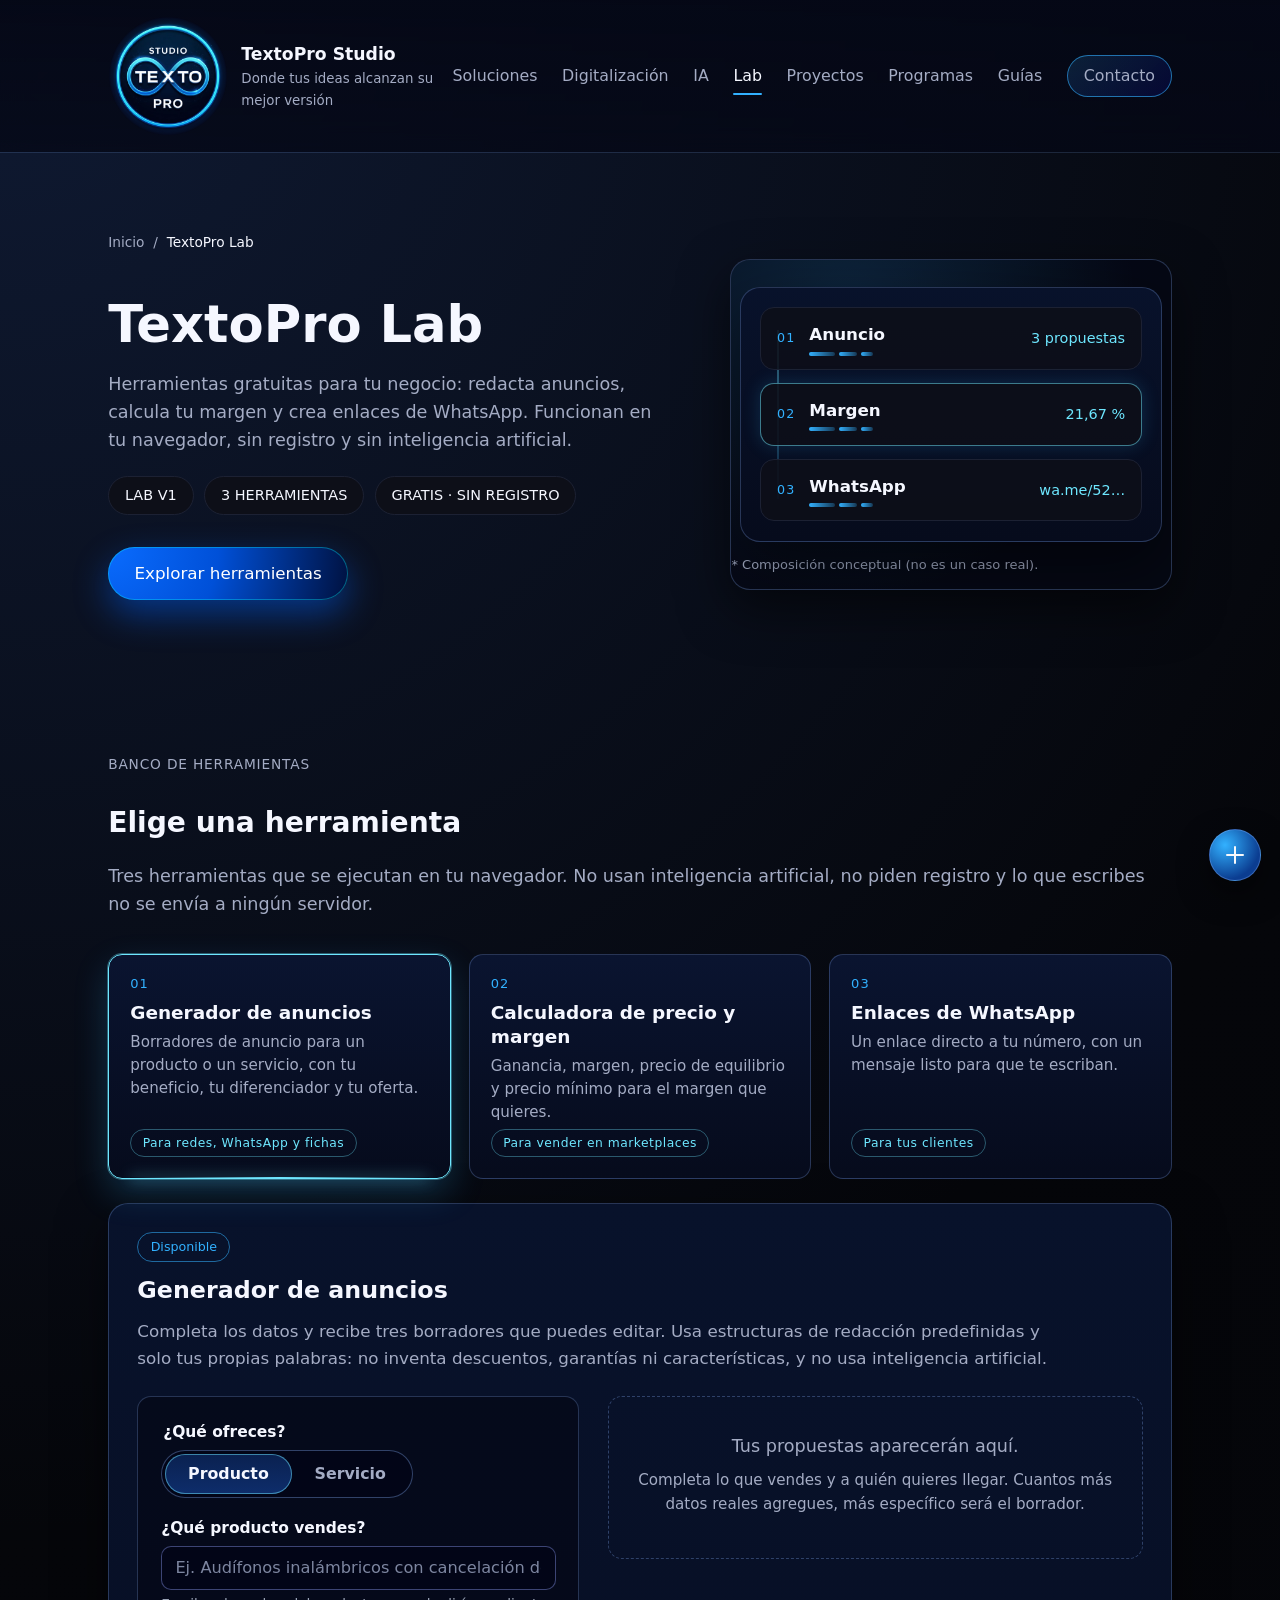
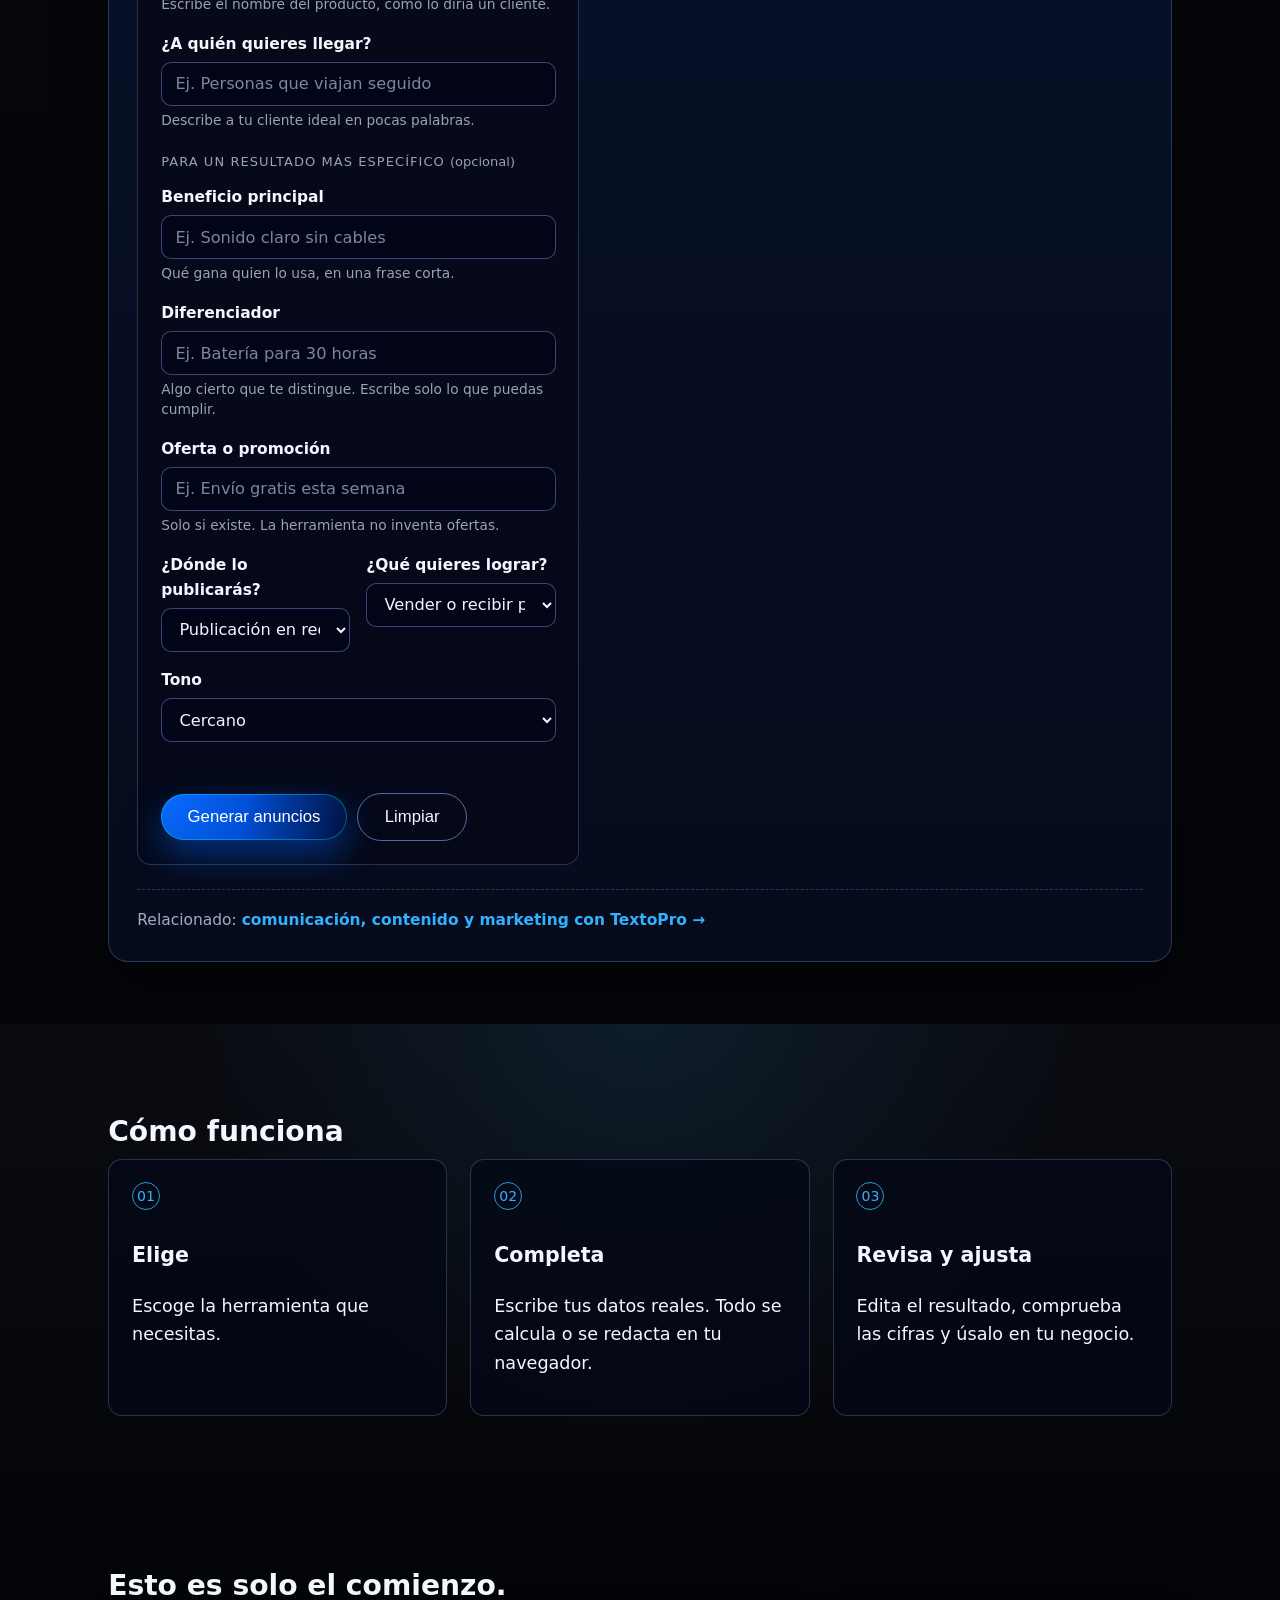
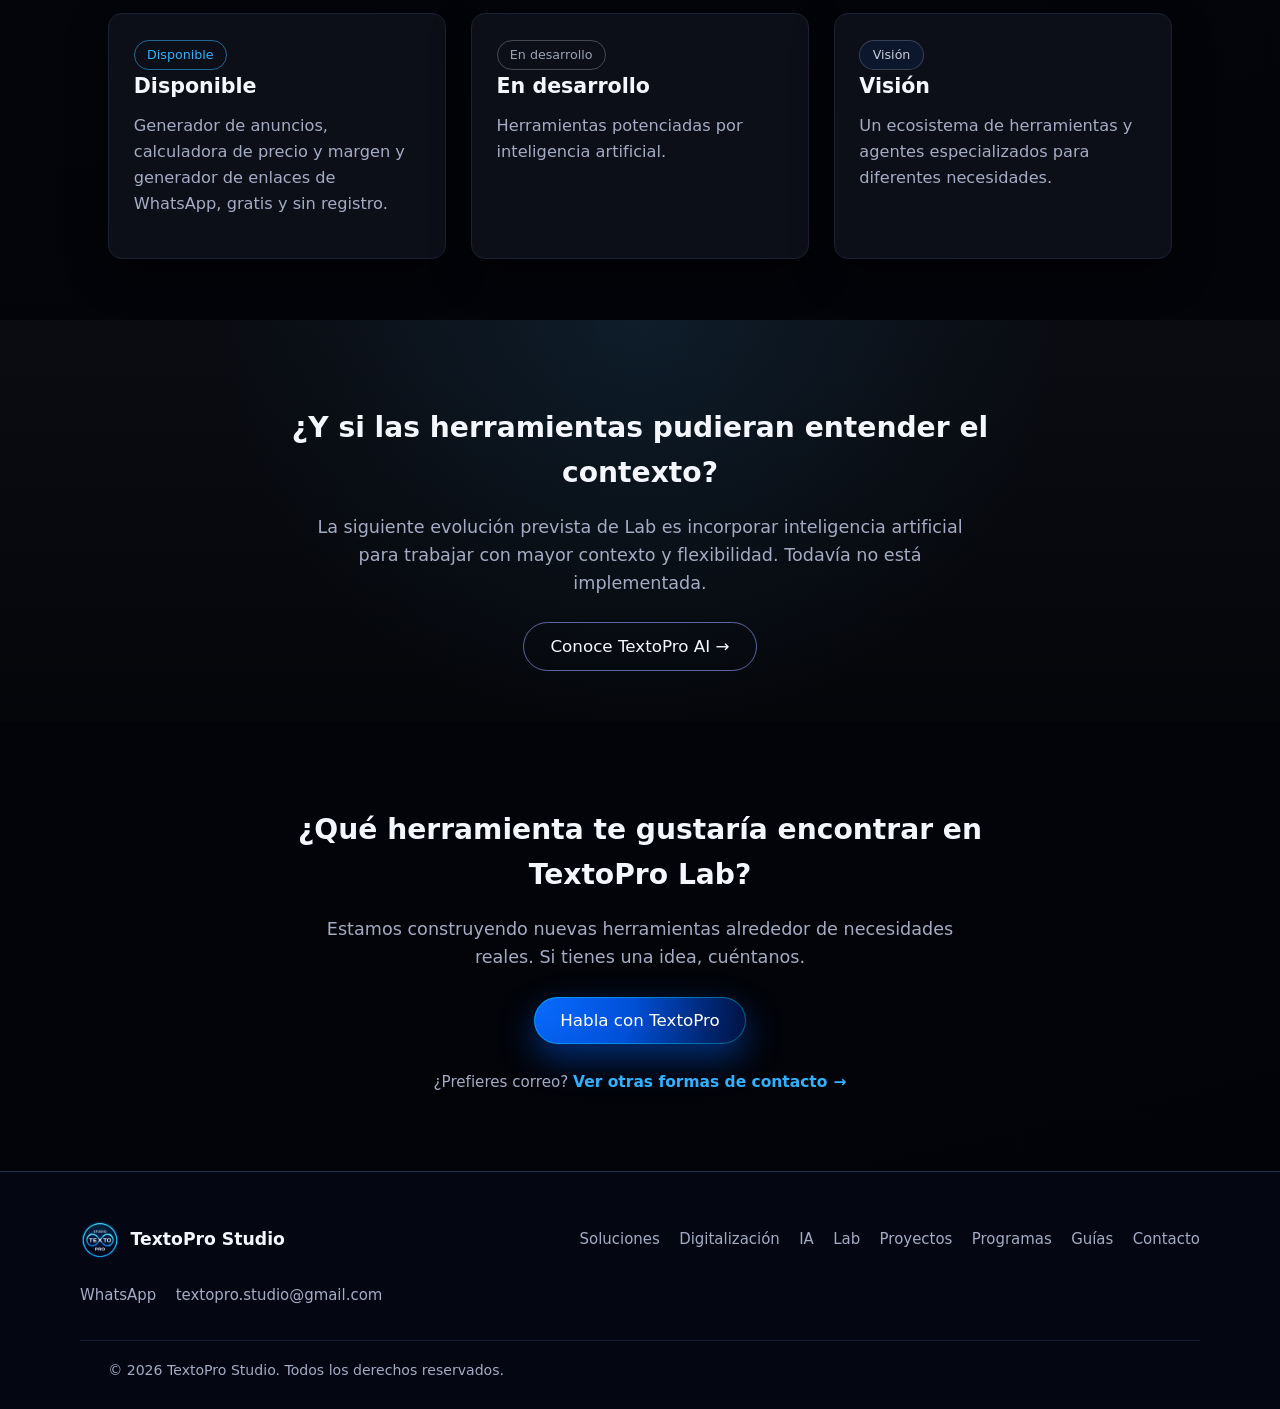
<file: lab.html>
<!DOCTYPE html>
<html lang="es">
<head>
  <meta charset="UTF-8" />
  <title>TextoPro Lab | Herramientas Digitales Gratis</title>
  <meta name="viewport" content="width=device-width, initial-scale=1" />
  <meta name="description" content="TextoPro Lab: tres herramientas gratuitas que funcionan en tu navegador: generador de anuncios, calculadora de precio y margen y enlaces de WhatsApp." />
  <meta name="theme-color" content="#05060a" />
  <link rel="canonical" href="https://textoprostudio.com/lab.html" />

  <link rel="icon" type="image/png" sizes="32x32" href="assets/logo/favicon-32.png" />
  <link rel="icon" type="image/png" sizes="64x64" href="assets/logo/favicon.png" />
  <link rel="apple-touch-icon" sizes="180x180" href="assets/logo/apple-touch-icon.png" />

  <meta property="og:type" content="website" />
  <meta property="og:site_name" content="TextoPro Studio" />
  <meta property="og:url" content="https://textoprostudio.com/lab.html" />
  <meta property="og:title" content="TextoPro Lab | Herramientas Digitales Gratis" />
  <meta property="og:description" content="TextoPro Lab: tres herramientas gratuitas que funcionan en tu navegador: generador de anuncios, calculadora de precio y margen y enlaces de WhatsApp." />
  <meta property="og:image" content="https://textoprostudio.com/assets/logo/logo-textopro-og.jpg" />
  <meta name="twitter:card" content="summary" />

  <link rel="stylesheet" href="css/styles.css" />
  <link rel="stylesheet" href="css/vivo-base.css" />
  <link rel="stylesheet" href="css/vivo-lab.css" />
  <noscript><link rel="stylesheet" href="css/nojs.css" /></noscript>
</head>
<body>
  <a class="skip-link" href="#contenido">Saltar al contenido</a>
  <header class="topbar">
    <div class="container topbar-inner">
      <a href="index.html" class="logo-block">
        <div class="logo-circle"><img src="assets/logo/logo-textopro-studio.webp" alt="TextoPro Studio" width="400" height="400" class="logo-img" /></div>
        <div class="logo-text">
          <span class="brand-main">TextoPro Studio</span>
          <span class="brand-tagline">Donde tus ideas alcanzan su mejor versión</span>
        </div>
      </a>

      <button type="button" class="nav-toggle" id="navToggle" aria-expanded="false" aria-controls="siteNav" aria-label="Abrir menú">
        <span class="nav-toggle-bar"></span>
        <span class="nav-toggle-bar"></span>
        <span class="nav-toggle-bar"></span>
      </button>

      <nav class="nav" id="siteNav" aria-label="Navegación principal">
        <a href="index.html#soluciones">Soluciones</a>
        <a href="index.html#digitalizacion">Digitalización</a>
        <a href="index.html#ia">IA</a>
        <a href="index.html#lab" aria-current="page">Lab</a>
        <a href="index.html#proyectos">Proyectos</a>
        <a href="index.html#programas">Programas</a>
        <a href="index.html#guias">Guías</a>
        <a href="index.html#contacto" class="nav-cta">Contacto</a>
      </nav>
    </div>
    <div class="nav-backdrop" id="navBackdrop"></div>
  </header>

  <main id="contenido" tabindex="-1">
    <section class="hero">
      <div class="container hero-grid">
        <div class="hero-text">
          <nav class="breadcrumb" aria-label="Ruta de navegación">
            <a href="index.html">Inicio</a>
            <span aria-hidden="true">/</span>
            <span aria-current="page">TextoPro Lab</span>
          </nav>
          <h1>TextoPro Lab</h1>
          <p>Herramientas gratuitas para tu negocio: redacta anuncios, calcula tu margen y crea enlaces de WhatsApp. Funcionan en tu navegador, sin registro y sin inteligencia artificial.</p>
          <ul class="tag-list">
            <li>LAB V1</li>
            <li>3 HERRAMIENTAS</li>
            <li>GRATIS · SIN REGISTRO</li>
          </ul>
          <div class="hero-actions">
            <a class="btn-primary" href="#herramientas">Explorar herramientas</a>
          </div>
        </div>
        <div class="hero-visual">
          <div class="hero-visual-glow" aria-hidden="true"></div>
          <div class="lab-bench-visual" aria-hidden="true">
            <div class="lab-mini">
              <span class="lab-mini-n">01</span>
              <span class="lab-mini-name">Anuncio</span>
              <span class="lab-mini-bars"><i></i><i></i><i></i></span>
              <span class="lab-mini-value">3 propuestas</span>
            </div>
            <div class="lab-mini lab-mini--accent">
              <span class="lab-mini-n">02</span>
              <span class="lab-mini-name">Margen</span>
              <span class="lab-mini-bars"><i></i><i></i><i></i></span>
              <span class="lab-mini-value">21,67 %</span>
            </div>
            <div class="lab-mini">
              <span class="lab-mini-n">03</span>
              <span class="lab-mini-name">WhatsApp</span>
              <span class="lab-mini-bars"><i></i><i></i><i></i></span>
              <span class="lab-mini-value">wa.me/52…</span>
            </div>
          </div>
          <p class="small-note">* Composición conceptual (no es un caso real).</p>
        </div>
      </div>
    </section>

    <section id="herramientas" class="section lab-bench" data-reveal>
      <div class="container">
        <p class="case-label">Banco de herramientas</p>
        <h2 class="section-title">Elige una herramienta</h2>
        <p class="section-subtitle">Tres herramientas que se ejecutan en tu navegador. No usan inteligencia artificial, no piden registro y lo que escribes no se envía a ningún servidor.</p>
        <noscript><p class="section-note">Las herramientas necesitan JavaScript para funcionar. Actívalo en tu navegador para usarlas.</p></noscript>

        <nav class="lab-index" id="labIndex" aria-label="Herramientas de TextoPro Lab">
          <ul>
            <li><a class="lab-tool-card" href="#generador" data-tool="generador"><span class="lab-tool-n" aria-hidden="true">01</span><span class="lab-tool-name">Generador de anuncios</span><span class="lab-tool-desc">Borradores de anuncio para un producto o un servicio, con tu beneficio, tu diferenciador y tu oferta.</span><span class="lab-tool-tag">Para redes, WhatsApp y fichas</span></a></li>
            <li><a class="lab-tool-card" href="#calculadora" data-tool="calculadora"><span class="lab-tool-n" aria-hidden="true">02</span><span class="lab-tool-name">Calculadora de precio y margen</span><span class="lab-tool-desc">Ganancia, margen, precio de equilibrio y precio mínimo para el margen que quieres.</span><span class="lab-tool-tag">Para vender en marketplaces</span></a></li>
            <li><a class="lab-tool-card" href="#whatsapp" data-tool="whatsapp"><span class="lab-tool-n" aria-hidden="true">03</span><span class="lab-tool-name">Enlaces de WhatsApp</span><span class="lab-tool-desc">Un enlace directo a tu número, con un mensaje listo para que te escriban.</span><span class="lab-tool-tag">Para tus clientes</span></a></li>
          </ul>
        </nav>

        <div class="lab-panels">

          <!-- 01 · Generador de anuncios -->
          <article class="lab-panel" id="generador">
            <header class="lab-panel-head">
              <span class="badge-available">Disponible</span>
              <h3>Generador de anuncios</h3>
              <p>Completa los datos y recibe tres borradores que puedes editar. Usa estructuras de redacción predefinidas y solo tus propias palabras: no inventa descuentos, garantías ni características, y no usa inteligencia artificial.</p>
            </header>
            <div class="lab-grid">
              <form class="lab-form" id="labForm" novalidate>
                <fieldset class="lab-seg-group">
                  <legend>¿Qué ofreces?</legend>
                  <div class="lab-seg">
                    <label><input type="radio" name="tipo" value="producto" checked /><span>Producto</span></label>
                    <label><input type="radio" name="tipo" value="servicio" /><span>Servicio</span></label>
                  </div>
                </fieldset>

                <div class="lab-field">
                  <label for="labProducto" id="labItemLabel">¿Qué producto vendes?</label>
                  <input type="text" id="labProducto" name="item" maxlength="100" autocomplete="off" placeholder="Ej. Audífonos inalámbricos con cancelación de ruido" aria-describedby="labItemHint" />
                  <p class="lab-hint" id="labItemHint">Escribe el nombre del producto, como lo diría un cliente.</p>
                  <p class="lab-error" id="labErr-item" hidden></p>
                </div>
                <div class="lab-field">
                  <label for="labPublico">¿A quién quieres llegar?</label>
                  <input type="text" id="labPublico" name="publico" maxlength="100" autocomplete="off" placeholder="Ej. Personas que viajan seguido" aria-describedby="labPublicoHint" />
                  <p class="lab-hint" id="labPublicoHint">Describe a tu cliente ideal en pocas palabras.</p>
                  <p class="lab-error" id="labErr-publico" hidden></p>
                </div>

                <p class="lab-group-title">Para un resultado más específico <span>(opcional)</span></p>
                <div class="lab-field">
                  <label for="labBeneficio">Beneficio principal</label>
                  <input type="text" id="labBeneficio" name="beneficio" maxlength="120" autocomplete="off" placeholder="Ej. Sonido claro sin cables" aria-describedby="labBeneficioHint" />
                  <p class="lab-hint" id="labBeneficioHint">Qué gana quien lo usa, en una frase corta.</p>
                  <p class="lab-error" id="labErr-beneficio" hidden></p>
                </div>
                <div class="lab-field">
                  <label for="labDiferenciador">Diferenciador</label>
                  <input type="text" id="labDiferenciador" name="diferenciador" maxlength="120" autocomplete="off" placeholder="Ej. Batería para 30 horas" aria-describedby="labDiferenciadorHint" />
                  <p class="lab-hint" id="labDiferenciadorHint">Algo cierto que te distingue. Escribe solo lo que puedas cumplir.</p>
                  <p class="lab-error" id="labErr-diferenciador" hidden></p>
                </div>
                <div class="lab-field">
                  <label for="labOferta">Oferta o promoción</label>
                  <input type="text" id="labOferta" name="oferta" maxlength="120" autocomplete="off" placeholder="Ej. Envío gratis esta semana" aria-describedby="labOfertaHint" />
                  <p class="lab-hint" id="labOfertaHint">Solo si existe. La herramienta no inventa ofertas.</p>
                  <p class="lab-error" id="labErr-oferta" hidden></p>
                </div>

                <div class="lab-row">
                  <div class="lab-field">
                    <label for="labCanal">¿Dónde lo publicarás?</label>
                    <select id="labCanal" name="canal">
                      <option value="redes" selected>Publicación en redes sociales</option>
                      <option value="whatsapp">Mensaje de WhatsApp</option>
                      <option value="anuncio">Anuncio pagado corto</option>
                      <option value="ficha">Descripción o ficha</option>
                    </select>
                  </div>
                  <div class="lab-field">
                    <label for="labObjetivo">¿Qué quieres lograr?</label>
                    <select id="labObjetivo" name="objetivo">
                      <option value="vender" selected>Vender o recibir pedidos</option>
                      <option value="cotizar">Agendar o cotizar</option>
                      <option value="contacto">Recibir mensajes</option>
                      <option value="conocer">Dar a conocer</option>
                    </select>
                  </div>
                </div>
                <div class="lab-field">
                  <label for="labTono">Tono</label>
                  <select id="labTono" name="tono">
                    <option value="cercano" selected>Cercano</option>
                    <option value="profesional">Profesional</option>
                    <option value="directo">Directo</option>
                    <option value="inspirador">Inspirador</option>
                  </select>
                </div>

                <p class="lab-form-message" id="labFormMessage" role="alert"></p>
                <div class="lab-actions">
                  <button type="submit" class="btn-primary" id="labGenerateBtn">Generar anuncios</button>
                  <button type="button" class="btn-secondary" id="labClearBtn">Limpiar</button>
                </div>
              </form>

              <div class="lab-output">
                <div class="lab-results" id="labResults">
                  <div class="lab-results-empty" id="labResultsEmpty">
                    <p>Tus propuestas aparecerán aquí.</p>
                    <p class="section-note">Completa lo que vendes y a quién quieres llegar. Cuantos más datos reales agregues, más específico será el borrador.</p>
                  </div>
                </div>
                <div class="lab-actions" id="labRegenerateWrap" hidden>
                  <button type="button" class="btn-secondary" id="labRegenerateBtn">Generar nuevas propuestas</button>
                </div>
              </div>
            </div>
            <p class="lab-related">Relacionado: <a href="servicios.html#marketing-contenido">comunicación, contenido y marketing con TextoPro <span aria-hidden="true">→</span></a></p>
          </article>

          <!-- 02 · Calculadora de precio y margen -->
          <article class="lab-panel" id="calculadora">
            <header class="lab-panel-head">
              <span class="badge-available">Disponible</span>
              <h3>Calculadora de precio y margen</h3>
              <p>Calcula cuánto ganas por unidad, qué margen te queda y a qué precio debes vender para alcanzar el margen que buscas. Tú escribes tus costos y las tarifas que te cobra tu plataforma; la herramienta no consulta tablas oficiales ni usa internet.</p>
            </header>
            <div class="lab-grid">
              <form class="lab-form" id="calcForm" novalidate>
                <div class="lab-field">
                  <label for="calc-moneda">Moneda</label>
                  <select id="calc-moneda">
                    <option value="MXN" selected>MXN · peso mexicano</option>
                    <option value="USD">USD · dólar estadounidense</option>
                    <option value="EUR">EUR · euro</option>
                    <option value="COP">COP · peso colombiano</option>
                    <option value="ARS">ARS · peso argentino</option>
                    <option value="CLP">CLP · peso chileno</option>
                    <option value="PEN">PEN · sol peruano</option>
                    <option value="BRL">BRL · real brasileño</option>
                  </select>
                </div>
                <p class="lab-group-title">Costos por unidad</p>
                <div class="lab-row">
                  <div class="lab-field">
                    <label for="calc-costo">Costo del producto</label>
                    <input type="text" id="calc-costo" inputmode="decimal" autocomplete="off" placeholder="Ej. 200" aria-describedby="calcHint-costo" />
                    <p class="lab-hint" id="calcHint-costo">Lo que te cuesta cada unidad. Obligatorio.</p>
                    <p class="lab-error" id="calcErr-costo" hidden></p>
                  </div>
                  <div class="lab-field">
                    <label for="calc-envio">Envío y otros costos</label>
                    <input type="text" id="calc-envio" inputmode="decimal" autocomplete="off" placeholder="Ej. 40" aria-describedby="calcHint-envio" />
                    <p class="lab-hint" id="calcHint-envio">Por unidad: empaque, envío, almacenaje. Vacío = 0.</p>
                    <p class="lab-error" id="calcErr-envio" hidden></p>
                  </div>
                </div>
                <p class="lab-group-title">Porcentajes sobre el precio de venta</p>
                <div class="lab-row lab-row--3">
                  <div class="lab-field">
                    <label for="calc-comision">Comisión (%)</label>
                    <input type="text" id="calc-comision" inputmode="decimal" autocomplete="off" placeholder="Ej. 15" aria-describedby="calcHint-comision" />
                    <p class="lab-hint" id="calcHint-comision">La que te cobra tu plataforma.</p>
                    <p class="lab-error" id="calcErr-comision" hidden></p>
                  </div>
                  <div class="lab-field">
                    <label for="calc-publicidad">Publicidad (%)</label>
                    <input type="text" id="calc-publicidad" inputmode="decimal" autocomplete="off" placeholder="Ej. 8" aria-describedby="calcHint-publicidad" />
                    <p class="lab-hint" id="calcHint-publicidad">Cuánto inviertes por venta.</p>
                    <p class="lab-error" id="calcErr-publicidad" hidden></p>
                  </div>
                  <div class="lab-field">
                    <label for="calc-otros">Otros gastos (%)</label>
                    <input type="text" id="calc-otros" inputmode="decimal" autocomplete="off" placeholder="Ej. 2" aria-describedby="calcHint-otros" />
                    <p class="lab-hint" id="calcHint-otros">Impuestos, devoluciones, etc.</p>
                    <p class="lab-error" id="calcErr-otros" hidden></p>
                  </div>
                </div>
                <p class="lab-group-title">Tu precio y tu meta</p>
                <div class="lab-row">
                  <div class="lab-field">
                    <label for="calc-precio">Precio de venta propuesto</label>
                    <input type="text" id="calc-precio" inputmode="decimal" autocomplete="off" placeholder="Ej. 450" aria-describedby="calcHint-precio" />
                    <p class="lab-hint" id="calcHint-precio">Lo que pagará el cliente. Obligatorio.</p>
                    <p class="lab-error" id="calcErr-precio" hidden></p>
                  </div>
                  <div class="lab-field">
                    <label for="calc-margenObjetivo">Margen objetivo (%)</label>
                    <input type="text" id="calc-margenObjetivo" inputmode="decimal" autocomplete="off" placeholder="Ej. 25" aria-describedby="calcHint-margenObjetivo" />
                    <p class="lab-hint" id="calcHint-margenObjetivo">El margen que quieres alcanzar. Vacío = 0.</p>
                    <p class="lab-error" id="calcErr-margenObjetivo" hidden></p>
                  </div>
                </div>
                <div class="lab-actions">
                  <button type="submit" class="btn-primary">Calcular</button>
                  <button type="button" class="btn-secondary" id="calcEjemplo">Cargar ejemplo</button>
                  <button type="button" class="btn-secondary" id="calcLimpiar">Limpiar</button>
                </div>
                <p class="lab-hint">Usa punto o coma para los decimales (149.90 o 149,90). Los campos opcionales vacíos se toman como 0.</p>
              </form>

              <div class="lab-output" id="calcResultados">
                <div class="lab-results-empty" id="calcEmpty">
                  <p>Tu resultado aparecerá aquí.</p>
                  <p class="section-note">Escribe al menos el costo y el precio de venta, o pulsa «Cargar ejemplo» para ver cómo funciona.</p>
                </div>
                <div id="calcOut" hidden>
                  <p class="lab-summary" id="calcSummary"></p>
                  <div class="lab-kpis">
                    <div class="lab-kpi lab-kpi--main" id="calcGananciaTile"><span class="lab-kpi-label" id="calcGananciaLabel">Ganancia estimada por unidad</span><strong class="lab-kpi-value" id="calcGanancia"></strong></div>
                    <div class="lab-kpi lab-kpi--main"><span class="lab-kpi-label">Margen sobre el precio de venta</span><strong class="lab-kpi-value" id="calcMargen"></strong><span class="lab-kpi-note">Ganancia ÷ precio de venta</span></div>
                    <div class="lab-kpi"><span class="lab-kpi-label">Markup sobre el costo total</span><strong class="lab-kpi-value" id="calcMarkup"></strong><span class="lab-kpi-note">Ganancia ÷ costo total. No es lo mismo que el margen.</span></div>
                    <div class="lab-kpi"><span class="lab-kpi-label">Precio de equilibrio</span><strong class="lab-kpi-value" id="calcEquilibrio"></strong><span class="lab-kpi-note">Por debajo de este precio pierdes dinero.</span></div>
                    <div class="lab-kpi"><span class="lab-kpi-label" id="calcObjLabel">Precio mínimo para tu margen objetivo</span><strong class="lab-kpi-value" id="calcMinimo"></strong><span class="lab-kpi-note" id="calcMinimoNota"></span></div>
                  </div>
                  <dl class="lab-breakdown">
                    <div><dt>Costos fijos por unidad</dt><dd id="calcFijos"></dd></div>
                    <div class="lab-breakdown-sub"><dt>Detalle</dt><dd id="calcFijosDetalle"></dd></div>
                    <div><dt>Comisión</dt><dd id="calcCom"></dd></div>
                    <div><dt>Publicidad</dt><dd id="calcPub"></dd></div>
                    <div><dt>Otros gastos</dt><dd id="calcOtros"></dd></div>
                    <div class="lab-breakdown-total"><dt>Costos porcentuales estimados</dt><dd id="calcPctTotal"></dd></div>
                  </dl>
                </div>
                <details class="lab-details">
                  <summary>Cómo se calcula</summary>
                  <ul>
                    <li><strong>Costos fijos por unidad</strong> = costo del producto + envío y otros costos.</li>
                    <li><strong>Costos porcentuales</strong> = precio de venta × cada porcentaje ÷ 100 (comisión, publicidad y otros gastos), redondeados al centavo.</li>
                    <li><strong>Ganancia por unidad</strong> = precio de venta − costos fijos − costos porcentuales.</li>
                    <li><strong>Margen</strong> = ganancia ÷ <em>precio de venta</em>. <strong>Markup</strong> = ganancia ÷ <em>costo total</em>. Con costo 100 y precio 200, el margen es 50 % y el markup es 100 %.</li>
                    <li><strong>Precio de equilibrio</strong> = costos fijos ÷ (1 − suma de porcentajes ÷ 100).</li>
                    <li><strong>Precio mínimo para un margen objetivo</strong> = costos fijos ÷ (1 − suma de porcentajes ÷ 100 − margen objetivo ÷ 100). Se muestra el primer centavo con el que el margen ya cumple la meta.</li>
                  </ul>
                  <p><strong>Ejemplo para comprobarlo</strong> (pulsa «Cargar ejemplo»): costo 200 y envío 40 → costos fijos 240.00. Comisión 15 %, publicidad 8 % y otros 2 % de un precio de 450 → 67.50 + 36.00 + 9.00 = 112.50. Ganancia: 450 − 240 − 112.50 = 97.50, margen 21.67 %. Equilibrio: 240 ÷ 0.75 = 320.00. Precio mínimo para 25 %: 240 ÷ 0.50 = 480.00.</p>
                  <p class="lab-fineprint">Es una estimación con los datos que escribes. No son tarifas oficiales de Amazon, Mercado Libre ni de ninguna plataforma, y no equivale a una utilidad contable o fiscal. Si quieres incluir impuestos, devoluciones u otros costos, súmalos en «Otros gastos».</p>
                </details>
              </div>
            </div>
            <p class="lab-related">Relacionado: <a href="index.html#guias">guía «Cómo vender en Amazon desde cero» <span aria-hidden="true">→</span></a></p>
          </article>

          <!-- 03 · Enlaces de WhatsApp -->
          <article class="lab-panel" id="whatsapp">
            <header class="lab-panel-head">
              <span class="badge-available">Disponible</span>
              <h3>Generador de enlaces de WhatsApp</h3>
              <p>Crea un enlace que abre una conversación contigo en WhatsApp, con un mensaje opcional ya escrito. No envía mensajes, no contacta a nadie y no guarda ni transmite lo que escribes.</p>
            </header>
            <div class="lab-grid">
              <form class="lab-form" id="waForm" novalidate>
                <div class="lab-field">
                  <label for="waTel">Número de WhatsApp con código de país</label>
                  <input type="tel" id="waTel" inputmode="tel" autocomplete="off" placeholder="Ej. 52 998 123 4567" aria-describedby="waHint-tel" />
                  <p class="lab-hint" id="waHint-tel">Empieza con el código de país (52 para México). Puedes usar espacios, guiones o un + al inicio.</p>
                  <p class="lab-error" id="waErr-tel" hidden></p>
                </div>
                <div class="lab-field">
                  <label for="waMsg">Mensaje inicial <span class="lab-opt">(opcional)</span></label>
                  <textarea id="waMsg" rows="4" maxlength="1000" placeholder="Ej. Hola, quiero información sobre sus servicios." aria-describedby="waCount"></textarea>
                  <p class="lab-hint" id="waCount">0 caracteres</p>
                </div>
                <div class="lab-actions">
                  <button type="submit" class="btn-primary">Generar enlace</button>
                  <button type="button" class="btn-secondary" id="waEjemplo">Cargar ejemplo</button>
                  <button type="button" class="btn-secondary" id="waLimpiar">Limpiar</button>
                </div>
              </form>
              <div class="lab-output">
                <div class="lab-results-empty" id="waEmpty">
                  <p>Tu enlace aparecerá aquí.</p>
                  <p class="section-note">Escribe tu número con código de país. El mensaje es opcional.</p>
                </div>
                <div id="waOut" hidden>
                  <div class="lab-field">
                    <label for="waLink">Tu enlace</label>
                    <input type="text" id="waLink" class="lab-link-box" readonly />
                  </div>
                  <p class="lab-error" id="waWarn" hidden></p>
                  <div class="lab-actions">
                    <button type="button" class="btn-primary btn-small" id="waCopy">Copiar enlace</button>
                    <a class="btn-secondary btn-small" id="waOpen" href="#" target="_blank" rel="noopener noreferrer">Abrir para comprobarlo <span class="sr-only">(se abre en una pestaña nueva)</span></a>
                    <span class="lab-copy-status" id="waCopyStatus" role="status" aria-live="polite"></span>
                  </div>
                  <div id="waPreviewWrap" hidden>
                    <p class="lab-group-title">Así se verá el mensaje al abrir el chat</p>
                    <blockquote class="lab-preview" id="waPreview"></blockquote>
                  </div>
                  <p class="lab-fineprint">«Abrir para comprobarlo» abre WhatsApp solo cuando tú lo pulsas; el mensaje no se envía hasta que lo envíes tú.</p>
                </div>
              </div>
            </div>
            <p class="lab-related">Relacionado: <a href="digitalizacion.html">ordena la atención de tu negocio con digitalización <span aria-hidden="true">→</span></a></p>
          </article>
        </div>
      </div>
    </section>

    <section id="como-funciona" class="section section-alt" data-reveal>
      <div class="container">
        <h2 class="section-title">Cómo funciona</h2>
        <div class="steps-grid steps-grid--three">
          <div class="step">
            <span class="step-number">01</span>
            <h3>Elige</h3>
            <p>Escoge la herramienta que necesitas.</p>
          </div>
          <div class="step">
            <span class="step-number">02</span>
            <h3>Completa</h3>
            <p>Escribe tus datos reales. Todo se calcula o se redacta en tu navegador.</p>
          </div>
          <div class="step">
            <span class="step-number">03</span>
            <h3>Revisa y ajusta</h3>
            <p>Edita el resultado, comprueba las cifras y úsalo en tu negocio.</p>
          </div>
        </div>
      </div>
    </section>

    <section id="evolucion" class="section" data-reveal>
      <div class="container">
        <h2 class="section-title">Esto es solo el comienzo.</h2>
        <div class="cards-grid">
          <article class="card">
            <span class="badge-available" aria-hidden="true">Disponible</span>
            <h3>Disponible</h3>
            <p>Generador de anuncios, calculadora de precio y margen y generador de enlaces de WhatsApp, gratis y sin registro.</p>
          </article>
          <article class="card">
            <span class="badge-soon" aria-hidden="true">En desarrollo</span>
            <h3>En desarrollo</h3>
            <p>Herramientas potenciadas por inteligencia artificial.</p>
          </article>
          <article class="card">
            <span class="badge-vision" aria-hidden="true">Visión</span>
            <h3>Visión</h3>
            <p>Un ecosistema de herramientas y agentes especializados para diferentes necesidades.</p>
          </article>
        </div>
      </div>
    </section>

    <section id="conexion-ia" class="section section-alt" data-reveal>
      <div class="container">
        <h2 class="section-title center">¿Y si las herramientas pudieran entender el contexto?</h2>
        <p class="section-subtitle center">La siguiente evolución prevista de Lab es incorporar inteligencia artificial para trabajar con mayor contexto y flexibilidad. Todavía no está implementada.</p>
        <div class="section-cta center">
          <a class="btn-secondary" href="ia.html">Conoce TextoPro AI <span aria-hidden="true">→</span></a>
        </div>
      </div>
    </section>

    <section id="cta-final" class="section" data-reveal>
      <div class="container">
        <h2 class="section-title center">¿Qué herramienta te gustaría encontrar en TextoPro Lab?</h2>
        <p class="section-subtitle center">Estamos construyendo nuevas herramientas alrededor de necesidades reales. Si tienes una idea, cuéntanos.</p>
        <div class="section-cta center">
          <a class="btn-primary" href="https://wa.me/529984176934?text=Hola%20TextoPro%20Studio%2C%20quiero%20platicar%20sobre%20herramientas%20de%20TextoPro%20Lab." target="_blank" rel="noopener">Habla con TextoPro</a>
        </div>
        <p class="section-note center">¿Prefieres correo? <a class="card-link" href="index.html#contacto">Ver otras formas de contacto <span aria-hidden="true">→</span></a></p>
      </div>
    </section>
  </main>

  <footer class="footer">
    <div class="container footer-grid">
      <div class="footer-brand">
        <div class="logo-circle footer-logo"><img src="assets/logo/logo-textopro-studio.webp" alt="TextoPro Studio" width="400" height="400" class="logo-img" /></div>
        <span class="brand-main">TextoPro Studio</span>
      </div>
      <nav class="footer-nav" aria-label="Navegación del pie de página">
        <a href="index.html#soluciones">Soluciones</a>
        <a href="index.html#digitalizacion">Digitalización</a>
        <a href="index.html#ia">IA</a>
        <a href="index.html#lab">Lab</a>
        <a href="index.html#proyectos">Proyectos</a>
        <a href="index.html#programas">Programas</a>
        <a href="index.html#guias">Guías</a>
        <a href="index.html#contacto">Contacto</a>
      </nav>
      <div class="footer-contact">
        <a href="https://wa.me/529984176934?text=Hola%20TextoPro%20Studio%2C%20quiero%20informaci%C3%B3n%20sobre%20sus%20servicios%20y%20gu%C3%ADas." target="_blank" rel="noopener">WhatsApp</a>
        <a href="mailto:textopro.studio@gmail.com">textopro.studio@gmail.com</a>
      </div>
    </div>
    <div class="container footer-inner">
      <span>© 2026 TextoPro Studio. Todos los derechos reservados.</span>
    </div>
  </footer>

  <div class="fab" id="fab">
    <div class="fab-menu" id="fabMenu" role="menu" aria-hidden="true">
      <a role="menuitem" class="fab-option fab-whatsapp" href="https://wa.me/529984176934?text=Hola%20TextoPro%20Studio%2C%20quiero%20m%C3%A1s%20informaci%C3%B3n." target="_blank" rel="noopener">
        <span class="fab-option-label">WhatsApp</span>
      </a>
      <button type="button" role="menuitem" class="fab-option fab-ai" disabled aria-disabled="true">
        <span class="fab-option-label">TextoPro AI</span>
        <span class="fab-badge">Próximamente</span>
      </button>
    </div>
    <button type="button" class="fab-toggle" id="fabToggle" aria-expanded="false" aria-controls="fabMenu" aria-label="Abrir opciones de contacto">
      <span class="fab-toggle-icon"></span>
    </button>
  </div>

<script src="js/main.js" defer></script>
<script src="js/vivo-base.js" defer></script>
<script src="js/lab-core.js" defer></script>
<script src="js/lab.js" defer></script>
<script src="js/lab-calculadora.js" defer></script>
<script src="js/lab-whatsapp.js" defer></script>
</body>
</html>
</file>
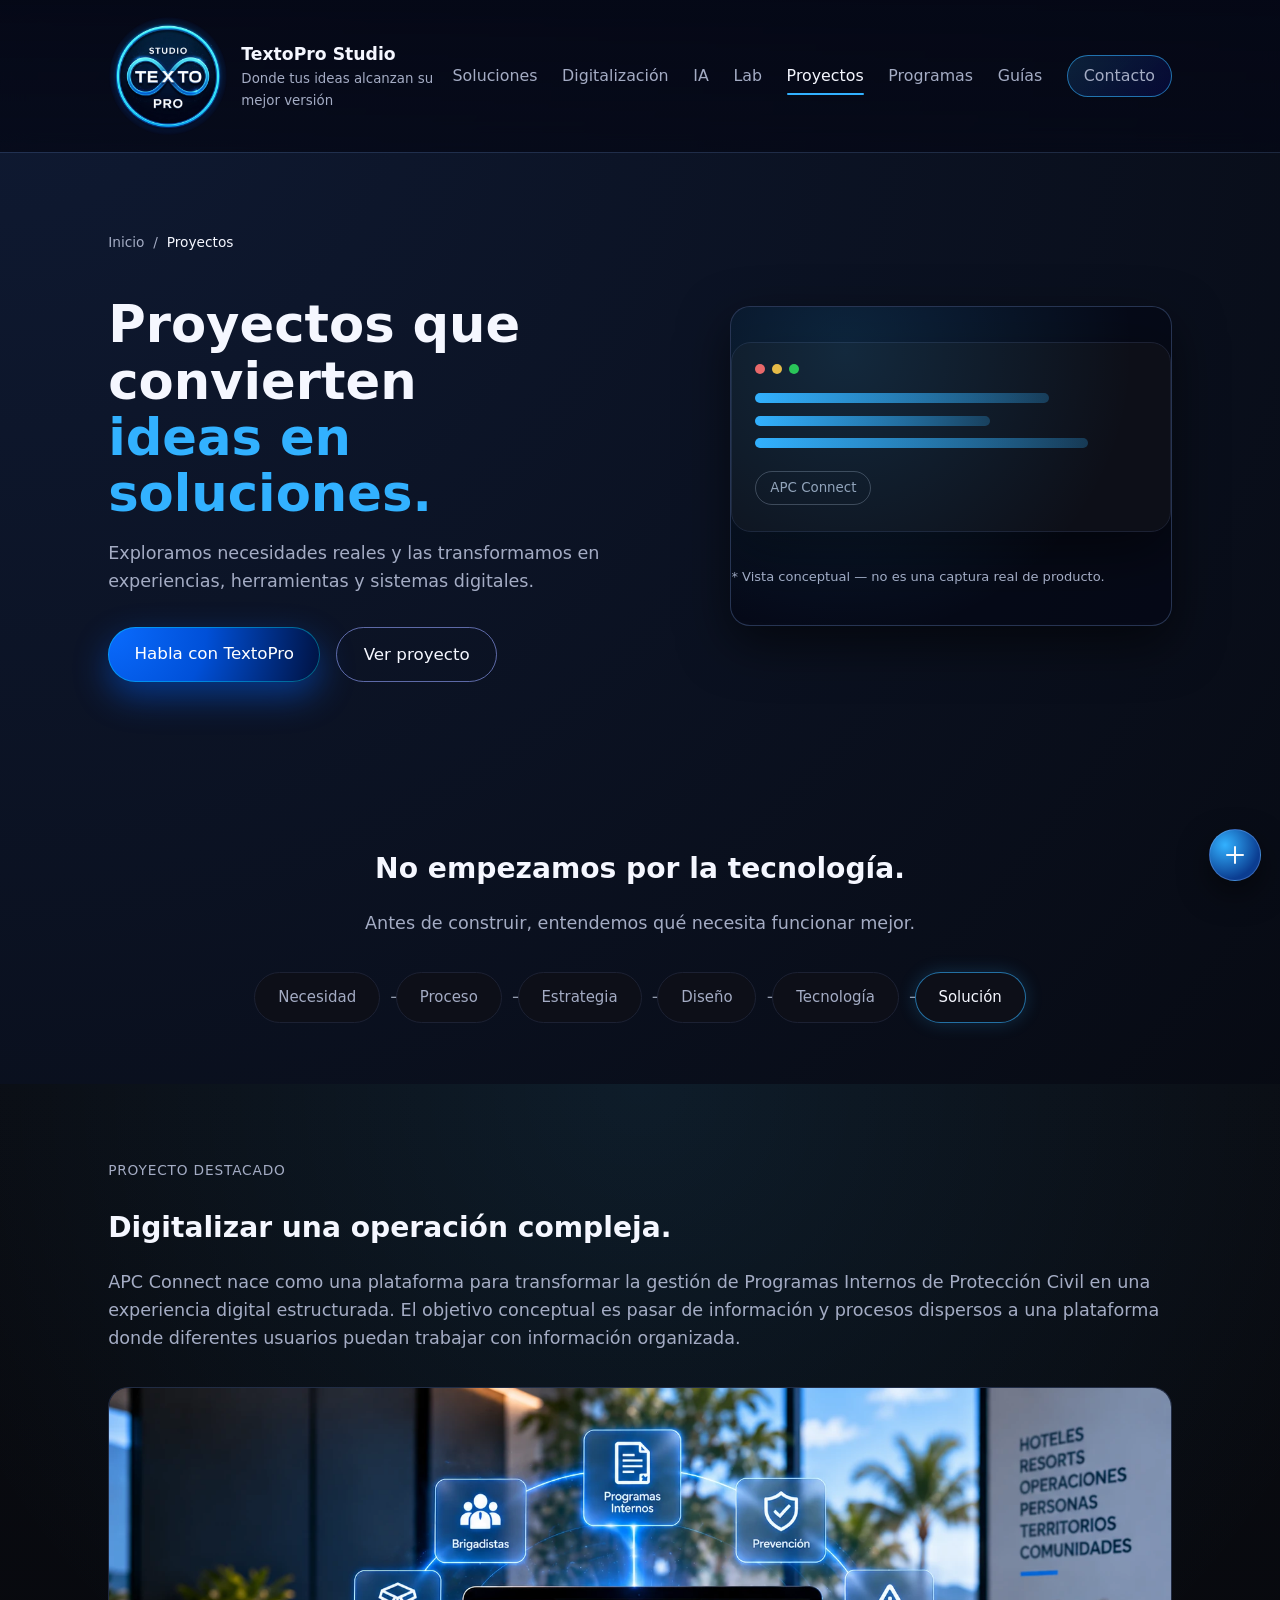
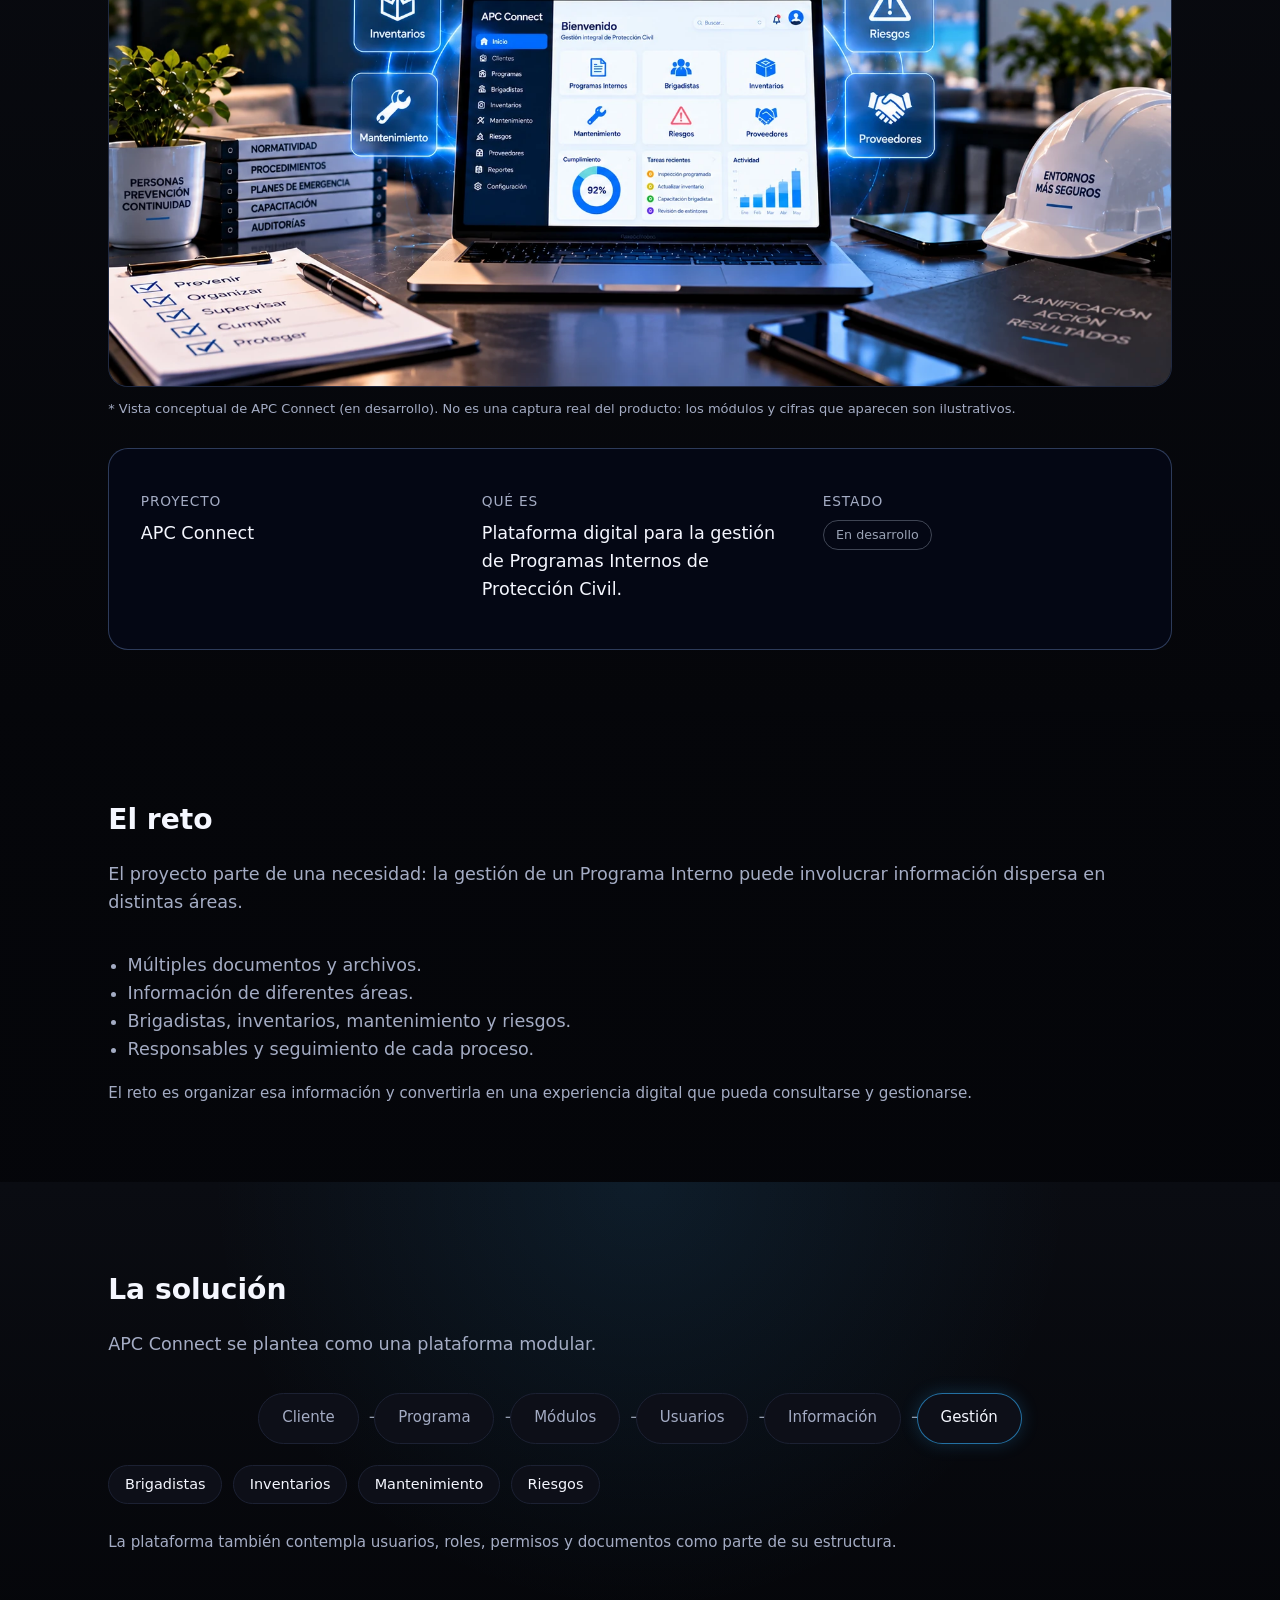
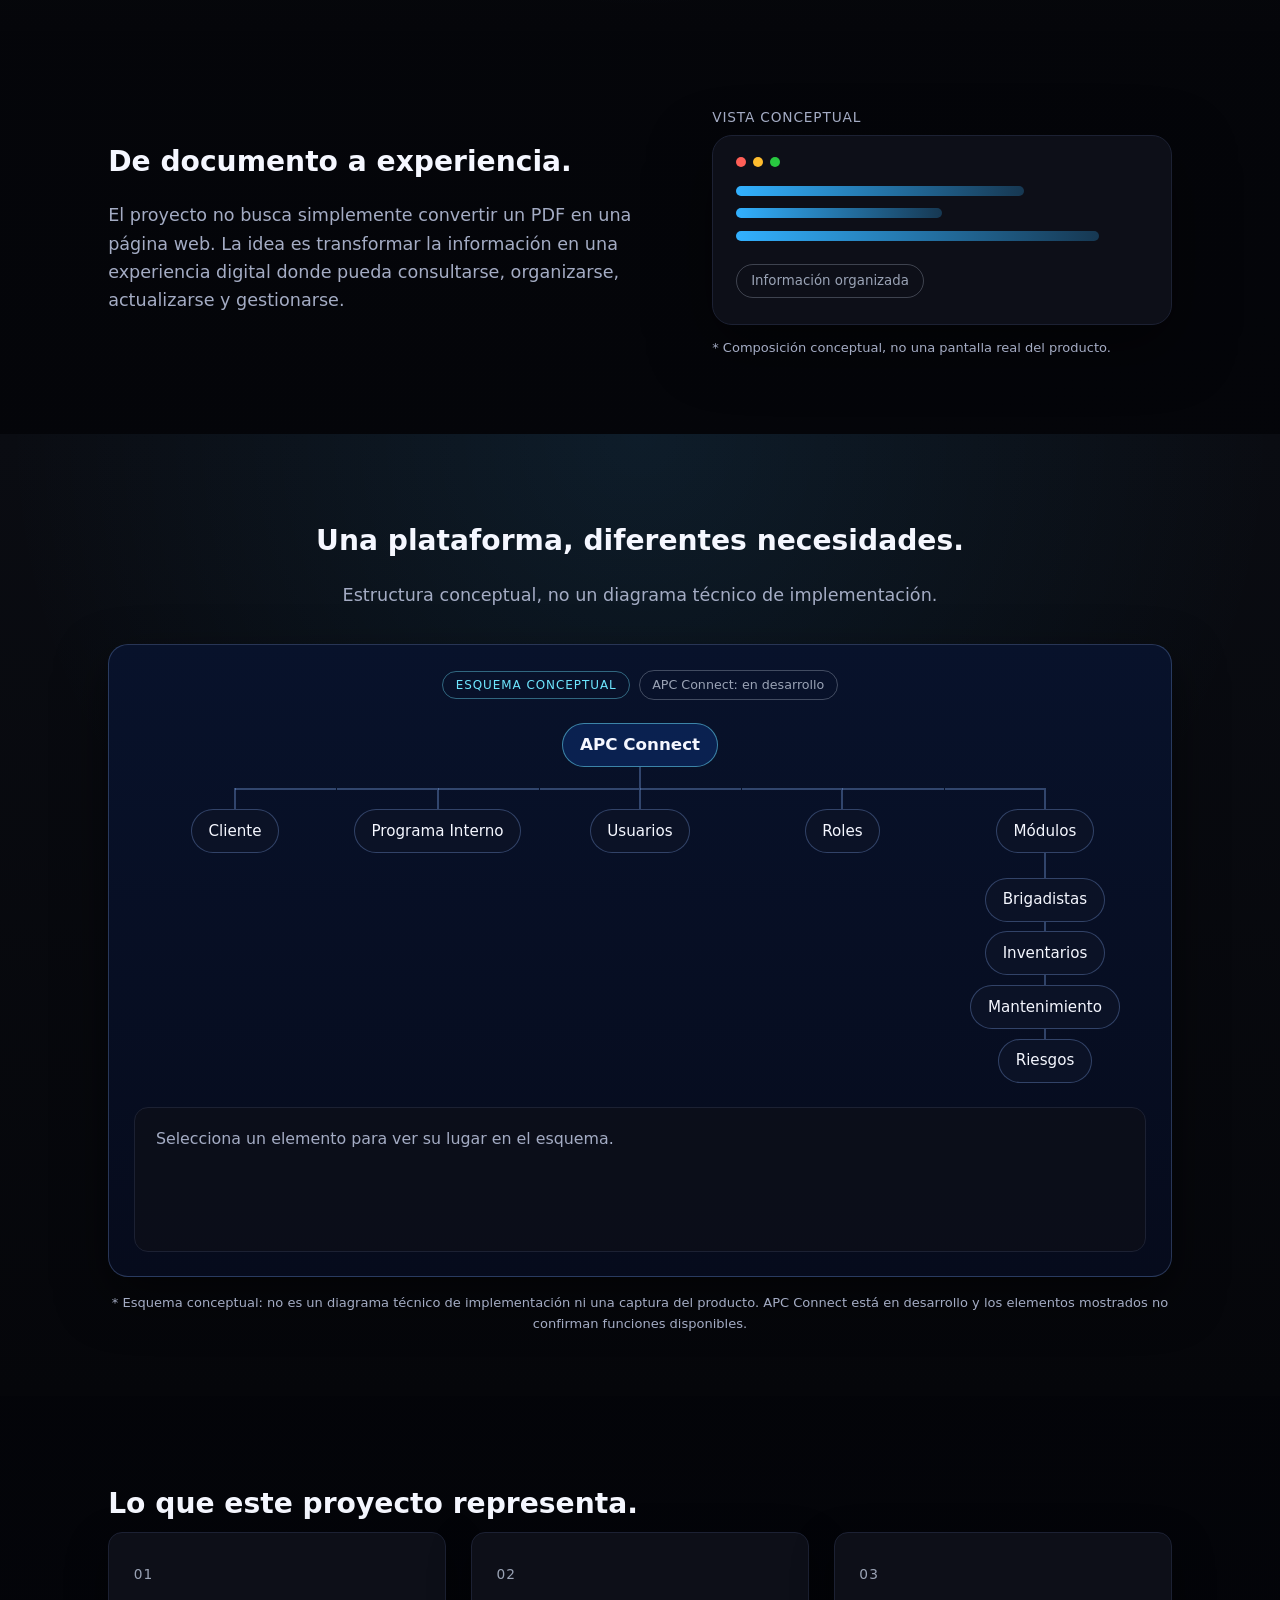
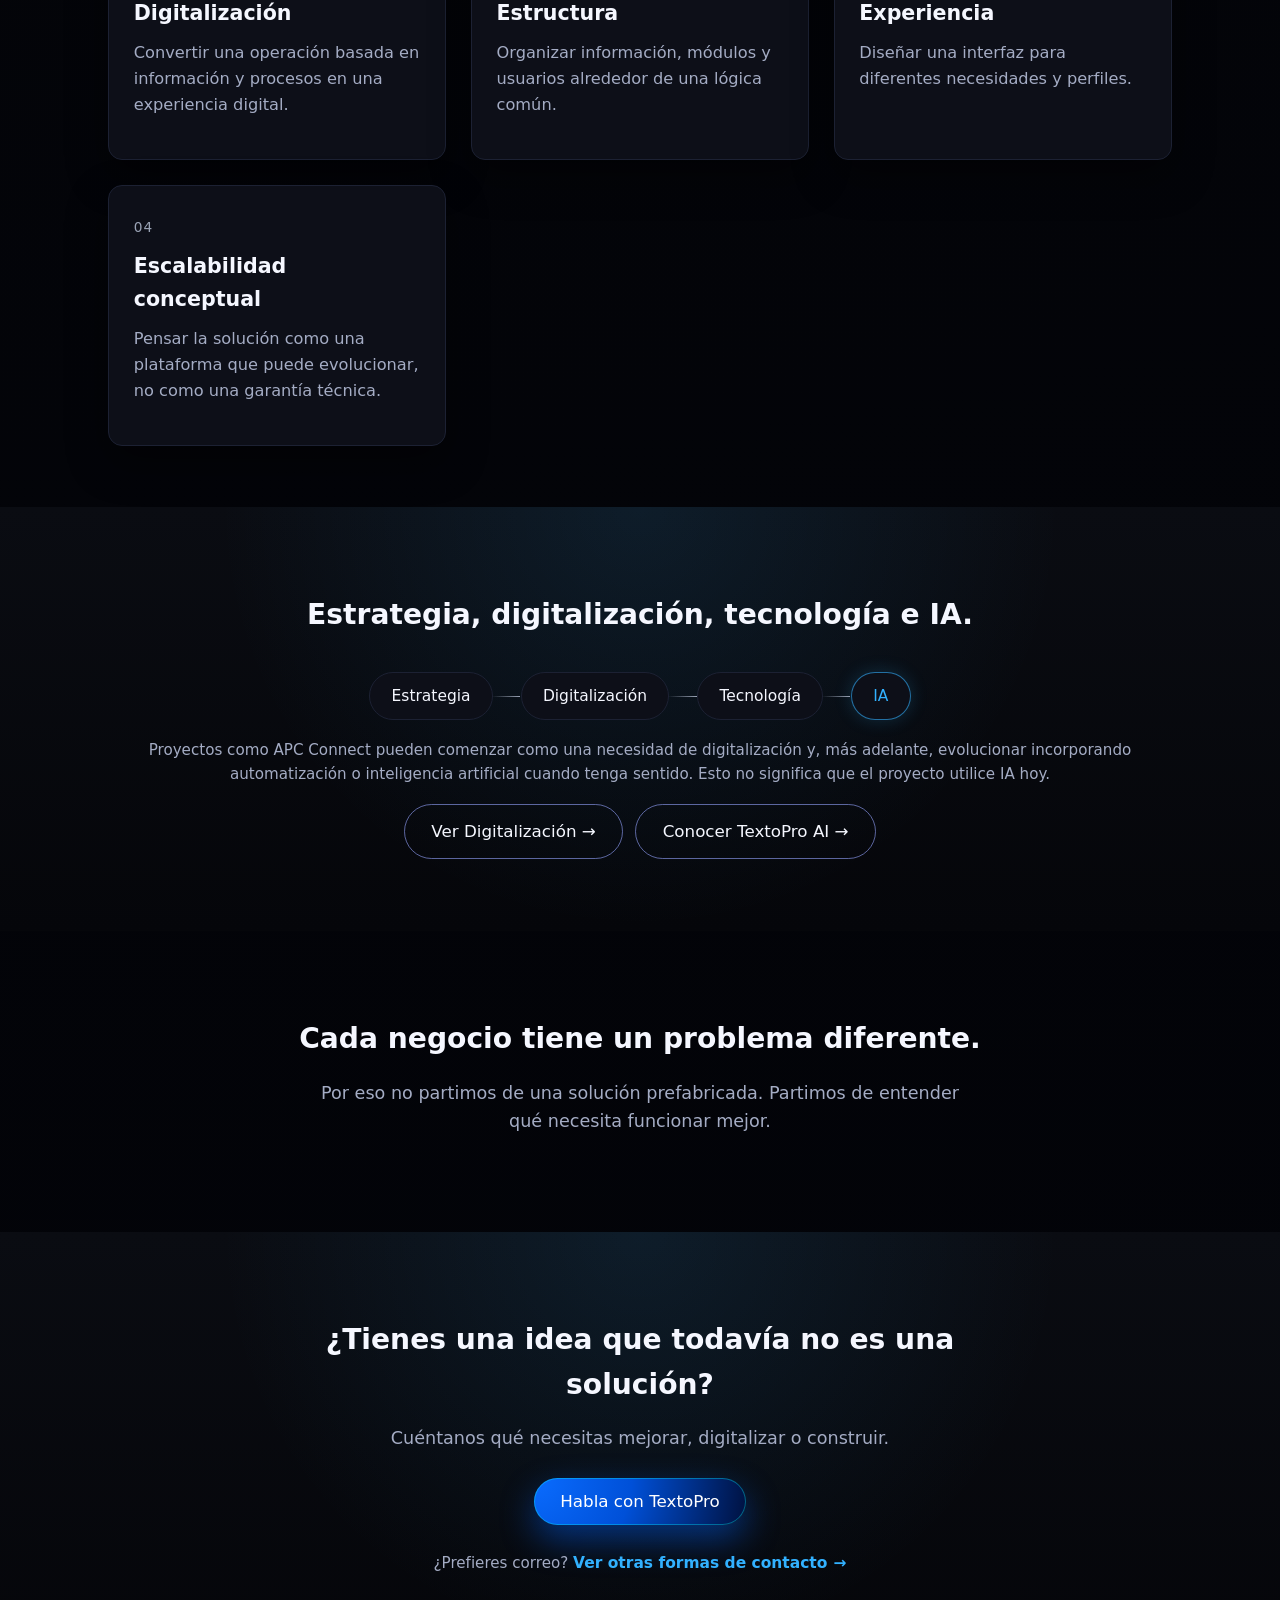
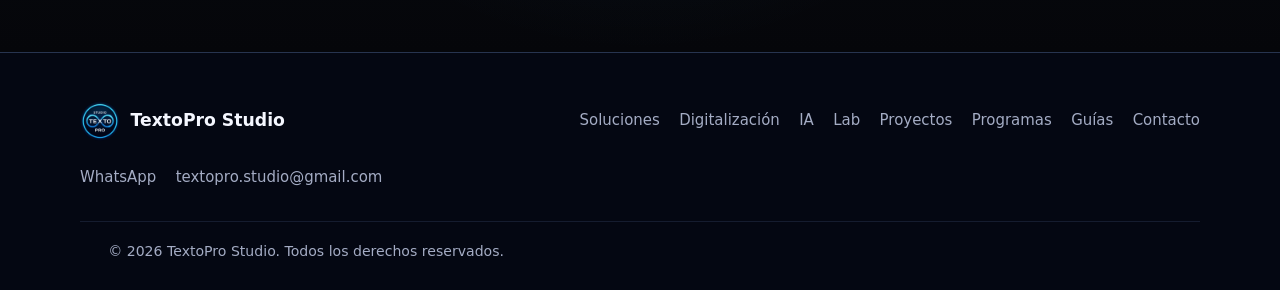
<file: proyectos.html>
<!DOCTYPE html>
<html lang="es">
<head>
  <meta charset="UTF-8" />
  <title>TextoPro Studio | Proyectos y Soluciones Digitales</title>
  <meta name="viewport" content="width=device-width, initial-scale=1" />
  <meta name="description" content="Conoce cómo TextoPro Studio transforma necesidades reales en soluciones digitales: estrategia, digitalización y estructura aplicadas a proyectos concretos." />
  <meta name="theme-color" content="#05060a" />
  <link rel="canonical" href="https://textoprostudio.com/proyectos.html" />

  <link rel="icon" type="image/png" sizes="32x32" href="assets/logo/favicon-32.png" />
  <link rel="icon" type="image/png" sizes="64x64" href="assets/logo/favicon.png" />
  <link rel="apple-touch-icon" sizes="180x180" href="assets/logo/apple-touch-icon.png" />

  <meta property="og:type" content="website" />
  <meta property="og:site_name" content="TextoPro Studio" />
  <meta property="og:url" content="https://textoprostudio.com/proyectos.html" />
  <meta property="og:title" content="TextoPro Studio | Proyectos y Soluciones Digitales" />
  <meta property="og:description" content="Conoce cómo TextoPro Studio transforma necesidades reales en soluciones digitales: estrategia, digitalización y estructura aplicadas a proyectos concretos." />
  <meta property="og:image" content="https://textoprostudio.com/assets/logo/logo-textopro-og.jpg" />
  <meta name="twitter:card" content="summary" />

  <link rel="stylesheet" href="css/styles.css" />
  <link rel="stylesheet" href="css/vivo-base.css" />
  <link rel="stylesheet" href="css/vivo-proyectos.css" />
  <noscript><link rel="stylesheet" href="css/nojs.css" /></noscript>
</head>
<body>
  <a class="skip-link" href="#contenido">Saltar al contenido</a>
  <header class="topbar">
    <div class="container topbar-inner">
      <a href="index.html" class="logo-block">
        <div class="logo-circle"><img src="assets/logo/logo-textopro-studio.webp" alt="TextoPro Studio" width="400" height="400" class="logo-img" /></div>
        <div class="logo-text">
          <span class="brand-main">TextoPro Studio</span>
          <span class="brand-tagline">Donde tus ideas alcanzan su mejor versión</span>
        </div>
      </a>

      <button type="button" class="nav-toggle" id="navToggle" aria-expanded="false" aria-controls="siteNav" aria-label="Abrir menú">
        <span class="nav-toggle-bar"></span>
        <span class="nav-toggle-bar"></span>
        <span class="nav-toggle-bar"></span>
      </button>

      <nav class="nav" id="siteNav" aria-label="Navegación principal">
        <a href="index.html#soluciones">Soluciones</a>
        <a href="index.html#digitalizacion">Digitalización</a>
        <a href="index.html#ia">IA</a>
        <a href="index.html#lab">Lab</a>
        <a href="index.html#proyectos" aria-current="page">Proyectos</a>
        <a href="index.html#programas">Programas</a>
        <a href="index.html#guias">Guías</a>
        <a href="index.html#contacto" class="nav-cta">Contacto</a>
      </nav>
    </div>
    <div class="nav-backdrop" id="navBackdrop"></div>
  </header>

  <main id="contenido" tabindex="-1">
    <section class="hero">
      <div class="container hero-grid">
        <div class="hero-text">
          <nav class="breadcrumb" aria-label="Ruta de navegación">
            <a href="index.html">Inicio</a>
            <span aria-hidden="true">/</span>
            <span aria-current="page">Proyectos</span>
          </nav>
          <h1>Proyectos que convierten<br><span class="accent">ideas en soluciones.</span></h1>
          <p>Exploramos necesidades reales y las transformamos en experiencias, herramientas y sistemas digitales.</p>
          <div class="hero-actions">
            <a class="btn-primary" href="https://wa.me/529984176934?text=Hola%20TextoPro%20Studio%2C%20quiero%20platicar%20sobre%20un%20proyecto%20de%20digitalizaci%C3%B3n." target="_blank" rel="noopener">Habla con TextoPro</a>
            <a class="btn-secondary" href="#apc-connect">Ver proyecto</a>
          </div>
        </div>
        <div class="hero-visual">
          <div class="hero-visual-glow" aria-hidden="true"></div>
          <div class="mock-dashboard mock-dashboard--hero" aria-hidden="true">
            <div class="mock-dashboard-header">
              <span class="dot red"></span><span class="dot yellow"></span><span class="dot green"></span>
            </div>
            <div class="mock-bar" style="width:75%"></div>
            <div class="mock-bar" style="width:60%"></div>
            <div class="mock-bar" style="width:85%"></div>
            <div class="mock-chip">APC Connect</div>
          </div>
          <p class="small-note">* Vista conceptual — no es una captura real de producto.</p>
        </div>
      </div>
    </section>

    <section id="enfoque" class="section" data-reveal>
      <div class="container">
        <h2 class="section-title center">No empezamos por la tecnología.</h2>
        <p class="section-subtitle center">Antes de construir, entendemos qué necesita funcionar mejor.</p>
        <div class="motion-strip" role="list" aria-label="Necesidad, proceso, estrategia, diseño, tecnología, solución">
          <span class="motion-node" role="listitem">Necesidad</span>
          <span class="motion-node" role="listitem">Proceso</span>
          <span class="motion-node" role="listitem">Estrategia</span>
          <span class="motion-node" role="listitem">Diseño</span>
          <span class="motion-node" role="listitem">Tecnología</span>
          <span class="motion-node motion-node--accent" role="listitem">Solución</span>
        </div>
      </div>
    </section>

    <section id="apc-connect" class="section section-alt" data-reveal>
      <div class="container">
        <p class="case-label">Proyecto destacado</p>
        <h2 class="section-title">Digitalizar una operación compleja.</h2>
        <p class="section-subtitle">APC Connect nace como una plataforma para transformar la gestión de Programas Internos de Protección Civil en una experiencia digital estructurada. El objetivo conceptual es pasar de información y procesos dispersos a una plataforma donde diferentes usuarios puedan trabajar con información organizada.</p>
        <div class="section-visual">
          <img src="assets/images/proyectos-apc-connect.webp" alt="Vista conceptual de APC Connect: una laptop con un panel de gestión rodeada de íconos de módulos como Programas Internos, Brigadistas, Inventarios, Mantenimiento y Riesgos." width="1672" height="941" class="section-img" loading="lazy" decoding="async" />
        </div>
        <p class="small-note">* Vista conceptual de APC Connect (en desarrollo). No es una captura real del producto: los módulos y cifras que aparecen son ilustrativos.</p>
        <div class="case-grid">
          <div>
            <p class="case-label">Proyecto</p>
            <p class="case-value">APC Connect</p>
          </div>
          <div>
            <p class="case-label">Qué es</p>
            <p class="case-value">Plataforma digital para la gestión de Programas Internos de Protección Civil.</p>
          </div>
          <div>
            <p class="case-label">Estado</p>
            <p class="case-value"><span class="badge-soon">En desarrollo</span></p>
          </div>
        </div>
      </div>
    </section>

    <section id="reto" class="section" data-reveal>
      <div class="container">
        <h2 class="section-title">El reto</h2>
        <p class="section-subtitle">El proyecto parte de una necesidad: la gestión de un Programa Interno puede involucrar información dispersa en distintas áreas.</p>
        <ul class="contact-points">
          <li>Múltiples documentos y archivos.</li>
          <li>Información de diferentes áreas.</li>
          <li>Brigadistas, inventarios, mantenimiento y riesgos.</li>
          <li>Responsables y seguimiento de cada proceso.</li>
        </ul>
        <p class="section-note">El reto es organizar esa información y convertirla en una experiencia digital que pueda consultarse y gestionarse.</p>
      </div>
    </section>

    <section id="solucion" class="section section-alt" data-reveal>
      <div class="container">
        <h2 class="section-title">La solución</h2>
        <p class="section-subtitle">APC Connect se plantea como una plataforma modular.</p>
        <div class="motion-strip" role="list" aria-label="Cliente, programa, módulos, usuarios, información, gestión">
          <span class="motion-node" role="listitem">Cliente</span>
          <span class="motion-node" role="listitem">Programa</span>
          <span class="motion-node" role="listitem">Módulos</span>
          <span class="motion-node" role="listitem">Usuarios</span>
          <span class="motion-node" role="listitem">Información</span>
          <span class="motion-node motion-node--accent" role="listitem">Gestión</span>
        </div>
        <ul class="tag-list">
          <li>Brigadistas</li>
          <li>Inventarios</li>
          <li>Mantenimiento</li>
          <li>Riesgos</li>
        </ul>
        <p class="section-note">La plataforma también contempla usuarios, roles, permisos y documentos como parte de su estructura.</p>
      </div>
    </section>

    <section id="experiencia" class="section" data-reveal>
      <div class="container split-block">
        <div>
          <h2 class="section-title">De documento a experiencia.</h2>
          <p class="section-subtitle">El proyecto no busca simplemente convertir un PDF en una página web. La idea es transformar la información en una experiencia digital donde pueda consultarse, organizarse, actualizarse y gestionarse.</p>
        </div>
        <div>
          <p class="case-label">Vista conceptual</p>
          <div class="mock-dashboard" aria-hidden="true">
            <div class="mock-dashboard-header">
              <span class="dot red"></span><span class="dot yellow"></span><span class="dot green"></span>
            </div>
            <div class="mock-bar" style="width:70%"></div>
            <div class="mock-bar" style="width:50%"></div>
            <div class="mock-bar" style="width:88%"></div>
            <div class="mock-chip">Información organizada</div>
          </div>
          <p class="small-note">* Composición conceptual, no una pantalla real del producto.</p>
        </div>
      </div>
    </section>

    <section id="arquitectura" class="section section-alt" data-reveal>
      <div class="container">
        <h2 class="section-title center">Una plataforma, diferentes necesidades.</h2>
        <p class="section-subtitle center">Estructura conceptual, no un diagrama técnico de implementación.</p>
        <div class="apc" id="apcSchema">
          <p class="apc-labels"><span class="vivo-badge">Esquema conceptual</span><span class="badge-soon">APC Connect: en desarrollo</span></p>
          <ul class="apc-root">
            <li class="apc-item">
              <span class="apc-node apc-node--root" data-desc="Plataforma digital para la gestión de Programas Internos de Protección Civil.">APC Connect</span>
              <ul class="apc-l1">
                <li class="apc-item"><span class="apc-node" data-desc="Elemento contemplado en la estructura conceptual de APC Connect.">Cliente</span></li>
                <li class="apc-item"><span class="apc-node" data-desc="El proyecto parte de la gestión de un Programa Interno, que puede involucrar información dispersa en distintas áreas.">Programa Interno</span></li>
                <li class="apc-item"><span class="apc-node" data-desc="La plataforma contempla usuarios, roles, permisos y documentos como parte de su estructura.">Usuarios</span></li>
                <li class="apc-item"><span class="apc-node" data-desc="La plataforma contempla usuarios, roles, permisos y documentos como parte de su estructura.">Roles</span></li>
                <li class="apc-item">
                  <span class="apc-node" data-desc="APC Connect se plantea como una plataforma modular.">Módulos</span>
                  <ul class="apc-l2">
                    <li class="apc-item"><span class="apc-node" data-desc="Módulo considerado en el concepto de APC Connect, que está en desarrollo.">Brigadistas</span></li>
                    <li class="apc-item"><span class="apc-node" data-desc="Módulo considerado en el concepto de APC Connect, que está en desarrollo.">Inventarios</span></li>
                    <li class="apc-item"><span class="apc-node" data-desc="Módulo considerado en el concepto de APC Connect, que está en desarrollo.">Mantenimiento</span></li>
                    <li class="apc-item"><span class="apc-node" data-desc="Módulo considerado en el concepto de APC Connect, que está en desarrollo.">Riesgos</span></li>
                  </ul>
                </li>
              </ul>
            </li>
          </ul>
        </div>
        <p class="small-note apc-note">* Esquema conceptual: no es un diagrama técnico de implementación ni una captura del producto. APC Connect está en desarrollo y los elementos mostrados no confirman funciones disponibles.</p>
      </div>
    </section>

    <section id="representa" class="section" data-reveal>
      <div class="container">
        <h2 class="section-title">Lo que este proyecto representa.</h2>
        <div class="cards-grid">
          <article class="card solution-card">
            <span class="solution-number">01</span>
            <h3>Digitalización</h3>
            <p>Convertir una operación basada en información y procesos en una experiencia digital.</p>
          </article>
          <article class="card solution-card">
            <span class="solution-number">02</span>
            <h3>Estructura</h3>
            <p>Organizar información, módulos y usuarios alrededor de una lógica común.</p>
          </article>
          <article class="card solution-card">
            <span class="solution-number">03</span>
            <h3>Experiencia</h3>
            <p>Diseñar una interfaz para diferentes necesidades y perfiles.</p>
          </article>
          <article class="card solution-card">
            <span class="solution-number">04</span>
            <h3>Escalabilidad conceptual</h3>
            <p>Pensar la solución como una plataforma que puede evolucionar, no como una garantía técnica.</p>
          </article>
        </div>
      </div>
    </section>

    <section id="conexion" class="section section-alt" data-reveal>
      <div class="container">
        <h2 class="section-title center">Estrategia, digitalización, tecnología e IA.</h2>
        <div class="system-row" role="list" aria-label="Estrategia, digitalización, tecnología, IA">
          <span class="system-node" role="listitem">Estrategia</span>
          <span class="system-node" role="listitem">Digitalización</span>
          <span class="system-node" role="listitem">Tecnología</span>
          <span class="system-node system-node--accent" role="listitem">IA</span>
        </div>
        <p class="section-note center">Proyectos como APC Connect pueden comenzar como una necesidad de digitalización y, más adelante, evolucionar incorporando automatización o inteligencia artificial cuando tenga sentido. Esto no significa que el proyecto utilice IA hoy.</p>
        <div class="contact-actions center">
          <a class="btn-secondary" href="digitalizacion.html">Ver Digitalización <span aria-hidden="true">→</span></a>
          <a class="btn-secondary" href="ia.html">Conocer TextoPro AI <span aria-hidden="true">→</span></a>
        </div>
      </div>
    </section>

    <section id="personalizacion" class="section" data-reveal>
      <div class="container">
        <h2 class="section-title center">Cada negocio tiene un problema diferente.</h2>
        <p class="section-subtitle center">Por eso no partimos de una solución prefabricada. Partimos de entender qué necesita funcionar mejor.</p>
      </div>
    </section>

    <section id="cta-final" class="section section-alt" data-reveal>
      <div class="container">
        <h2 class="section-title center">¿Tienes una idea que todavía no es una solución?</h2>
        <p class="section-subtitle center">Cuéntanos qué necesitas mejorar, digitalizar o construir.</p>
        <div class="section-cta center">
          <a class="btn-primary" href="https://wa.me/529984176934?text=Hola%20TextoPro%20Studio%2C%20quiero%20platicar%20sobre%20un%20proyecto%20de%20digitalizaci%C3%B3n." target="_blank" rel="noopener">Habla con TextoPro</a>
        </div>
        <p class="section-note center">¿Prefieres correo? <a class="card-link" href="index.html#contacto">Ver otras formas de contacto <span aria-hidden="true">→</span></a></p>
      </div>
    </section>
  </main>

  <footer class="footer">
    <div class="container footer-grid">
      <div class="footer-brand">
        <div class="logo-circle footer-logo"><img src="assets/logo/logo-textopro-studio.webp" alt="TextoPro Studio" width="400" height="400" class="logo-img" /></div>
        <span class="brand-main">TextoPro Studio</span>
      </div>
      <nav class="footer-nav" aria-label="Navegación del pie de página">
        <a href="index.html#soluciones">Soluciones</a>
        <a href="index.html#digitalizacion">Digitalización</a>
        <a href="index.html#ia">IA</a>
        <a href="index.html#lab">Lab</a>
        <a href="index.html#proyectos">Proyectos</a>
        <a href="index.html#programas">Programas</a>
        <a href="index.html#guias">Guías</a>
        <a href="index.html#contacto">Contacto</a>
      </nav>
      <div class="footer-contact">
        <a href="https://wa.me/529984176934?text=Hola%20TextoPro%20Studio%2C%20quiero%20informaci%C3%B3n%20sobre%20sus%20servicios%20y%20gu%C3%ADas." target="_blank" rel="noopener">WhatsApp</a>
        <a href="mailto:textopro.studio@gmail.com">textopro.studio@gmail.com</a>
      </div>
    </div>
    <div class="container footer-inner">
      <span>© 2026 TextoPro Studio. Todos los derechos reservados.</span>
    </div>
  </footer>

  <div class="fab" id="fab">
    <div class="fab-menu" id="fabMenu" role="menu" aria-hidden="true">
      <a role="menuitem" class="fab-option fab-whatsapp" href="https://wa.me/529984176934?text=Hola%20TextoPro%20Studio%2C%20quiero%20m%C3%A1s%20informaci%C3%B3n." target="_blank" rel="noopener">
        <span class="fab-option-label">WhatsApp</span>
      </a>
      <button type="button" role="menuitem" class="fab-option fab-ai" disabled aria-disabled="true">
        <span class="fab-option-label">TextoPro AI</span>
        <span class="fab-badge">Próximamente</span>
      </button>
    </div>
    <button type="button" class="fab-toggle" id="fabToggle" aria-expanded="false" aria-controls="fabMenu" aria-label="Abrir opciones de contacto">
      <span class="fab-toggle-icon"></span>
    </button>
  </div>

<script src="js/main.js" defer></script>
<script src="js/vivo-base.js" defer></script>
<script src="js/vivo-proyectos.js" defer></script>
</body>
</html>
</file>
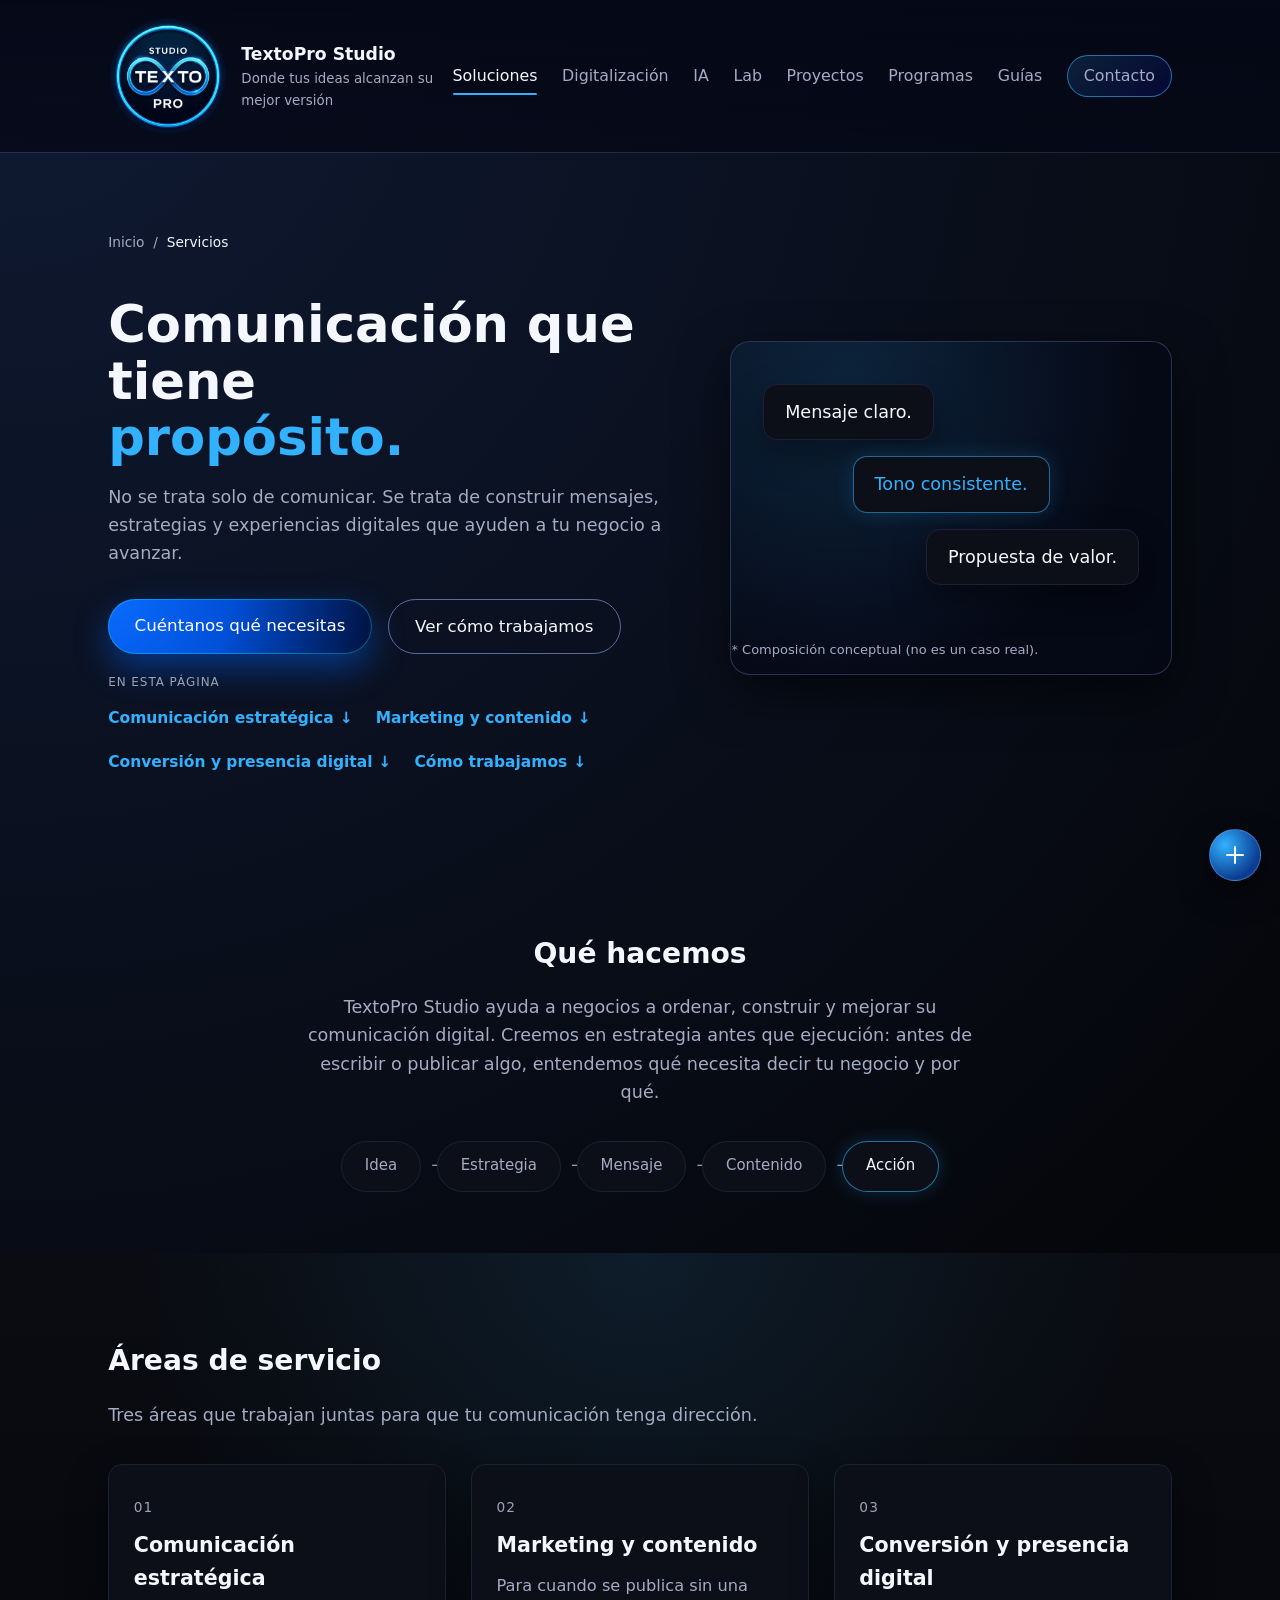
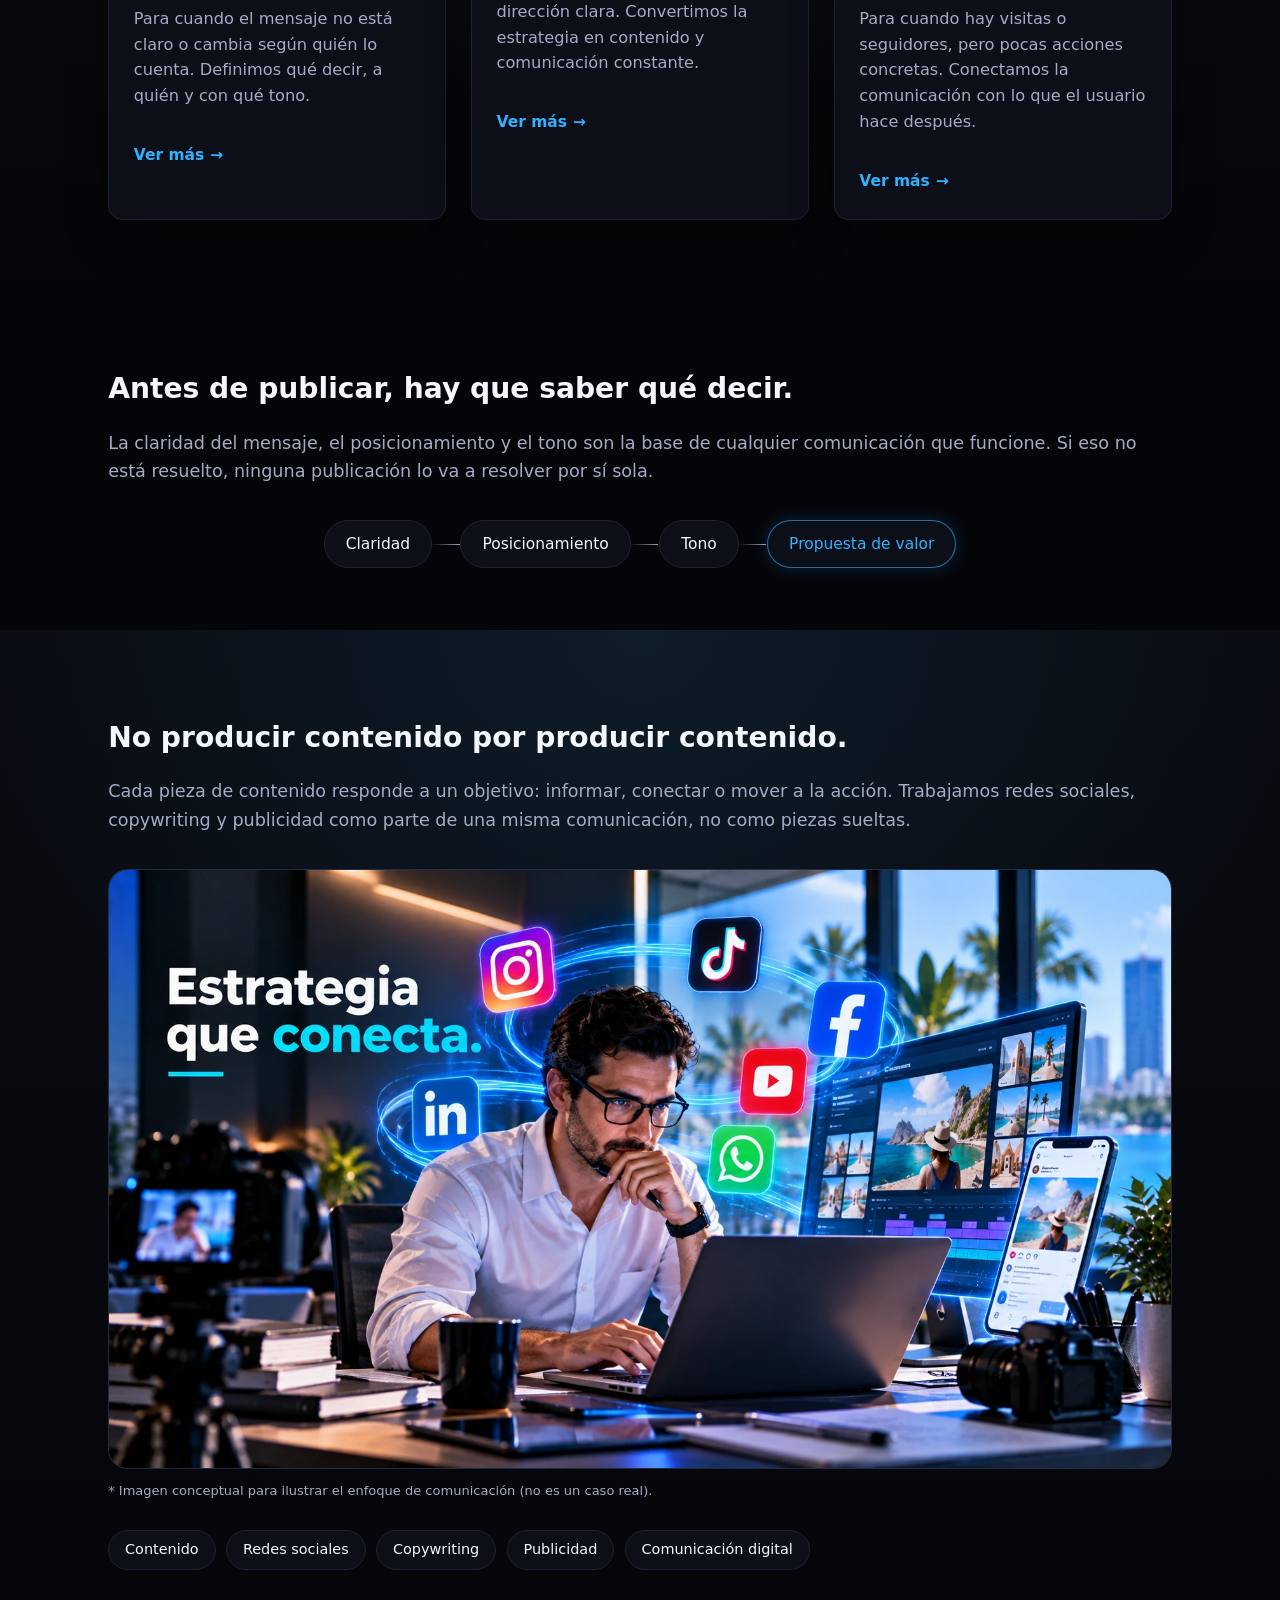
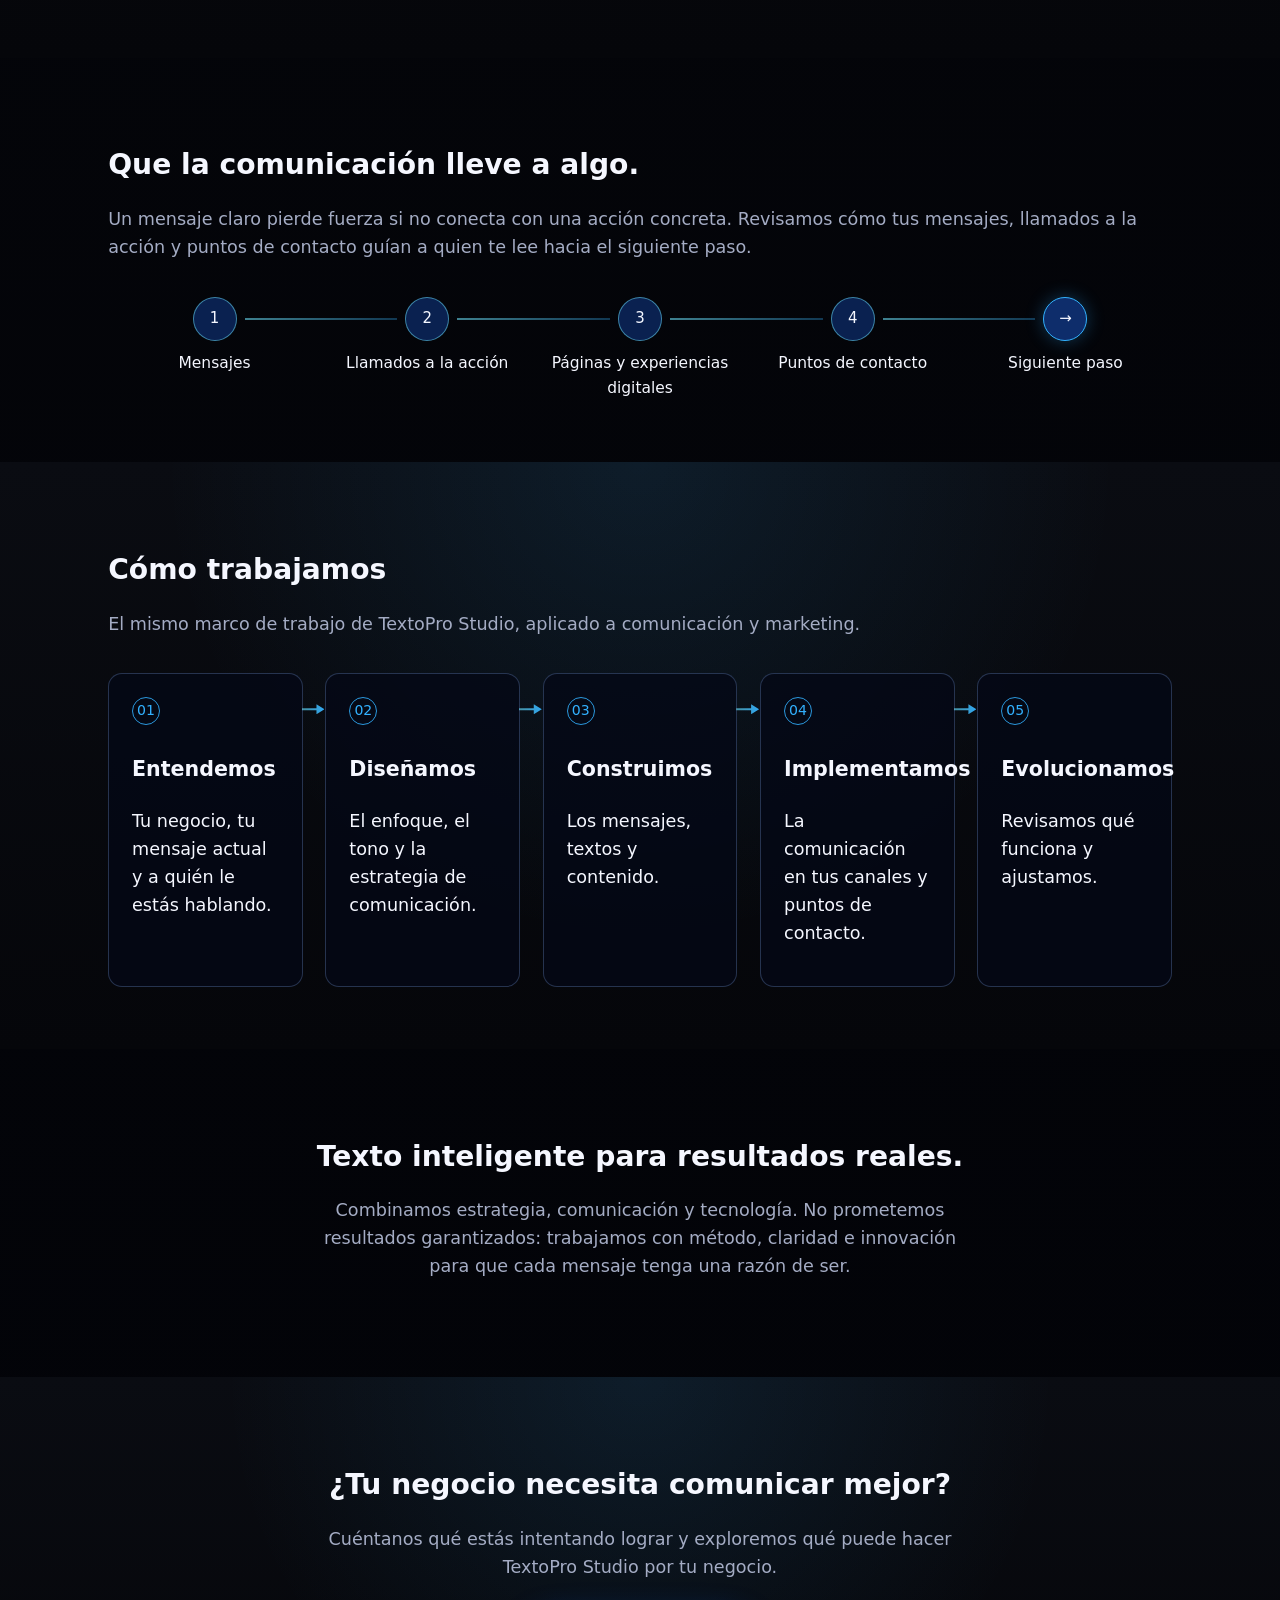
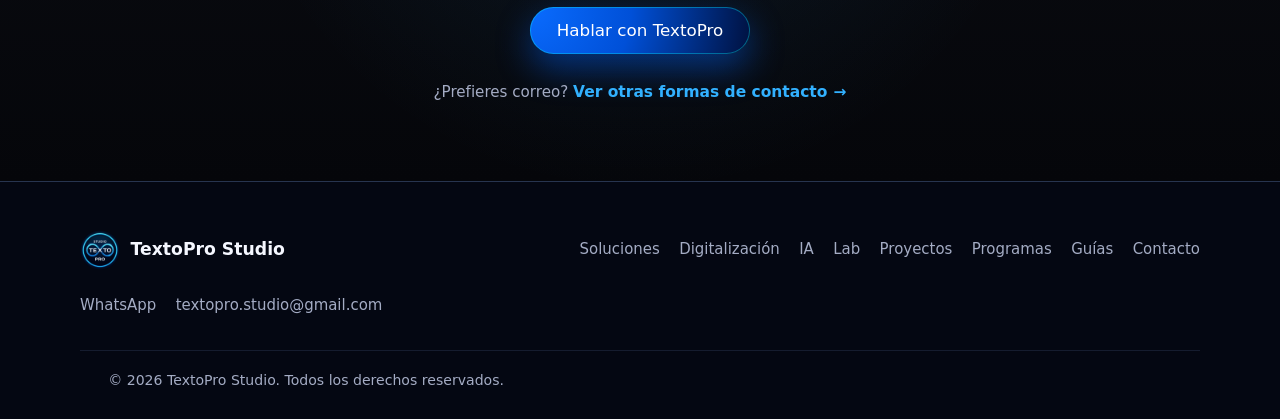
<file: servicios.html>
<!DOCTYPE html>
<html lang="es">
<head>
  <meta charset="UTF-8" />
  <title>TextoPro Studio | Servicios de Comunicación y Marketing</title>
  <meta name="viewport" content="width=device-width, initial-scale=1" />
  <meta name="description" content="Estrategia, mensajes y contenido con propósito: conoce cómo TextoPro Studio ayuda a tu negocio a comunicar con claridad y avanzar." />
  <meta name="theme-color" content="#05060a" />
  <link rel="canonical" href="https://textoprostudio.com/servicios.html" />

  <link rel="icon" type="image/png" sizes="32x32" href="assets/logo/favicon-32.png" />
  <link rel="icon" type="image/png" sizes="64x64" href="assets/logo/favicon.png" />
  <link rel="apple-touch-icon" sizes="180x180" href="assets/logo/apple-touch-icon.png" />

  <meta property="og:type" content="website" />
  <meta property="og:site_name" content="TextoPro Studio" />
  <meta property="og:url" content="https://textoprostudio.com/servicios.html" />
  <meta property="og:title" content="TextoPro Studio | Servicios de Comunicación y Marketing" />
  <meta property="og:description" content="Estrategia, mensajes y contenido con propósito: conoce cómo TextoPro Studio ayuda a tu negocio a comunicar con claridad y avanzar." />
  <meta property="og:image" content="https://textoprostudio.com/assets/logo/logo-textopro-og.jpg" />
  <meta name="twitter:card" content="summary" />

  <link rel="stylesheet" href="css/styles.css" />
  <link rel="stylesheet" href="css/vivo-servicios.css" />
  <noscript><link rel="stylesheet" href="css/nojs.css" /></noscript>
</head>
<body>
  <a class="skip-link" href="#contenido">Saltar al contenido</a>
  <header class="topbar">
    <div class="container topbar-inner">
      <a href="index.html" class="logo-block">
        <div class="logo-circle"><img src="assets/logo/logo-textopro-studio.webp" alt="TextoPro Studio" width="400" height="400" class="logo-img" /></div>
        <div class="logo-text">
          <span class="brand-main">TextoPro Studio</span>
          <span class="brand-tagline">Donde tus ideas alcanzan su mejor versión</span>
        </div>
      </a>

      <button type="button" class="nav-toggle" id="navToggle" aria-expanded="false" aria-controls="siteNav" aria-label="Abrir menú">
        <span class="nav-toggle-bar"></span>
        <span class="nav-toggle-bar"></span>
        <span class="nav-toggle-bar"></span>
      </button>

      <nav class="nav" id="siteNav" aria-label="Navegación principal">
        <a href="index.html#soluciones" aria-current="page">Soluciones</a>
        <a href="index.html#digitalizacion">Digitalización</a>
        <a href="index.html#ia">IA</a>
        <a href="index.html#lab">Lab</a>
        <a href="index.html#proyectos">Proyectos</a>
        <a href="index.html#programas">Programas</a>
        <a href="index.html#guias">Guías</a>
        <a href="index.html#contacto" class="nav-cta">Contacto</a>
      </nav>
    </div>
    <div class="nav-backdrop" id="navBackdrop"></div>
  </header>

  <main id="contenido" tabindex="-1">
    <section class="hero">
      <div class="container hero-grid">
        <div class="hero-text">
          <nav class="breadcrumb" aria-label="Ruta de navegación">
            <a href="index.html">Inicio</a>
            <span aria-hidden="true">/</span>
            <span aria-current="page">Servicios</span>
          </nav>
          <h1>Comunicación que tiene<br><span class="accent">propósito.</span></h1>
          <p>No se trata solo de comunicar. Se trata de construir mensajes, estrategias y experiencias digitales que ayuden a tu negocio a avanzar.</p>
          <div class="hero-actions">
            <a class="btn-primary" href="https://wa.me/529984176934?text=Hola%20TextoPro%20Studio%2C%20quiero%20platicar%20sobre%20comunicaci%C3%B3n%20y%20marketing%20para%20mi%20negocio." target="_blank" rel="noopener">Cuéntanos qué necesitas</a>
            <a class="btn-secondary" href="#metodologia">Ver cómo trabajamos</a>
          </div>
          <nav class="page-index" aria-label="En esta página">
            <span class="page-index-label" aria-hidden="true">En esta página</span>
            <ul>
              <li><a href="#comunicacion-estrategica">Comunicación estratégica <span aria-hidden="true">↓</span></a></li>
              <li><a href="#marketing-contenido">Marketing y contenido <span aria-hidden="true">↓</span></a></li>
              <li><a href="#conversion">Conversión y presencia digital <span aria-hidden="true">↓</span></a></li>
              <li><a href="#metodologia">Cómo trabajamos <span aria-hidden="true">↓</span></a></li>
            </ul>
          </nav>
        </div>
        <div class="hero-visual">
          <div class="hero-visual-glow" aria-hidden="true"></div>
          <div class="editorial-stack" aria-hidden="true">
            <div class="editorial-card">Mensaje claro.</div>
            <div class="editorial-card editorial-card--accent">Tono consistente.</div>
            <div class="editorial-card">Propuesta de valor.</div>
          </div>
          <p class="small-note">* Composición conceptual (no es un caso real).</p>
        </div>
      </div>
    </section>

    <section class="section" data-reveal>
      <div class="container">
        <h2 class="section-title center">Qué hacemos</h2>
        <p class="section-subtitle center">TextoPro Studio ayuda a negocios a ordenar, construir y mejorar su comunicación digital. Creemos en estrategia antes que ejecución: antes de escribir o publicar algo, entendemos qué necesita decir tu negocio y por qué.</p>
        <div class="motion-strip" role="list" aria-label="Idea, estrategia, mensaje, contenido, acción">
          <span class="motion-node" role="listitem">Idea</span>
          <span class="motion-node" role="listitem">Estrategia</span>
          <span class="motion-node" role="listitem">Mensaje</span>
          <span class="motion-node" role="listitem">Contenido</span>
          <span class="motion-node motion-node--accent" role="listitem">Acción</span>
        </div>
      </div>
    </section>

    <section id="areas" class="section section-alt" data-reveal>
      <div class="container">
        <h2 class="section-title">Áreas de servicio</h2>
        <p class="section-subtitle">Tres áreas que trabajan juntas para que tu comunicación tenga dirección.</p>
        <div class="cards-grid">
          <article class="card solution-card">
            <span class="solution-number">01</span>
            <h3>Comunicación estratégica</h3>
            <p>Para cuando el mensaje no está claro o cambia según quién lo cuenta. Definimos qué decir, a quién y con qué tono.</p>
            <a class="card-link" href="#comunicacion-estrategica" aria-label="Ver más sobre comunicación estratégica">Ver más <span aria-hidden="true">→</span></a>
          </article>
          <article class="card solution-card">
            <span class="solution-number">02</span>
            <h3>Marketing y contenido</h3>
            <p>Para cuando se publica sin una dirección clara. Convertimos la estrategia en contenido y comunicación constante.</p>
            <a class="card-link" href="#marketing-contenido" aria-label="Ver más sobre marketing y contenido">Ver más <span aria-hidden="true">→</span></a>
          </article>
          <article class="card solution-card">
            <span class="solution-number">03</span>
            <h3>Conversión y presencia digital</h3>
            <p>Para cuando hay visitas o seguidores, pero pocas acciones concretas. Conectamos la comunicación con lo que el usuario hace después.</p>
            <a class="card-link" href="#conversion" aria-label="Ver más sobre conversión y presencia digital">Ver más <span aria-hidden="true">→</span></a>
          </article>
        </div>
      </div>
    </section>

    <section id="comunicacion-estrategica" class="section" data-reveal>
      <div class="container">
        <h2 class="section-title">Antes de publicar, hay que saber qué decir.</h2>
        <p class="section-subtitle">La claridad del mensaje, el posicionamiento y el tono son la base de cualquier comunicación que funcione. Si eso no está resuelto, ninguna publicación lo va a resolver por sí sola.</p>
        <div class="system-row" role="list" aria-label="Elementos que convergen en una propuesta de valor clara">
          <span class="system-node" role="listitem">Claridad</span>
          <span class="system-node" role="listitem">Posicionamiento</span>
          <span class="system-node" role="listitem">Tono</span>
          <span class="system-node system-node--accent" role="listitem">Propuesta de valor</span>
        </div>
      </div>
    </section>

    <section id="marketing-contenido" class="section section-alt" data-reveal>
      <div class="container">
        <h2 class="section-title">No producir contenido por producir contenido.</h2>
        <p class="section-subtitle">Cada pieza de contenido responde a un objetivo: informar, conectar o mover a la acción. Trabajamos redes sociales, copywriting y publicidad como parte de una misma comunicación, no como piezas sueltas.</p>
        <div class="section-visual">
          <img src="assets/images/servicios-comunicacion-marketing.webp" alt="Profesional frente a su laptop planificando estrategia de contenido, rodeado de íconos de redes sociales y una pantalla de edición, con el texto «Estrategia que conecta»." width="1670" height="941" class="section-img" loading="lazy" decoding="async" />
        </div>
        <p class="small-note">* Imagen conceptual para ilustrar el enfoque de comunicación (no es un caso real).</p>
        <ul class="tag-list">
          <li>Contenido</li>
          <li>Redes sociales</li>
          <li>Copywriting</li>
          <li>Publicidad</li>
          <li>Comunicación digital</li>
        </ul>
      </div>
    </section>

    <section id="conversion" class="section" data-reveal>
      <div class="container">
        <h2 class="section-title">Que la comunicación lleve a algo.</h2>
        <p class="section-subtitle">Un mensaje claro pierde fuerza si no conecta con una acción concreta. Revisamos cómo tus mensajes, llamados a la acción y puntos de contacto guían a quien te lee hacia el siguiente paso.</p>
        <ol class="svc-path" aria-label="Recorrido de quien te lee: mensajes, llamados a la acción, páginas y experiencias digitales, puntos de contacto y siguiente paso">
          <li><span class="svc-path-dot" aria-hidden="true">1</span><span class="svc-path-label">Mensajes</span></li>
          <li><span class="svc-path-dot" aria-hidden="true">2</span><span class="svc-path-label">Llamados a la acción</span></li>
          <li><span class="svc-path-dot" aria-hidden="true">3</span><span class="svc-path-label">Páginas y experiencias digitales</span></li>
          <li><span class="svc-path-dot" aria-hidden="true">4</span><span class="svc-path-label">Puntos de contacto</span></li>
          <li><span class="svc-path-dot" aria-hidden="true">→</span><span class="svc-path-label">Siguiente paso</span></li>
        </ol>
      </div>
    </section>

    <section id="metodologia" class="section section-alt" data-reveal>
      <div class="container">
        <h2 class="section-title">Cómo trabajamos</h2>
        <p class="section-subtitle">El mismo marco de trabajo de TextoPro Studio, aplicado a comunicación y marketing.</p>
        <div class="steps-grid steps-grid--five">
          <div class="step">
            <span class="step-number">01</span>
            <h3>Entendemos</h3>
            <p>Tu negocio, tu mensaje actual y a quién le estás hablando.</p>
          </div>
          <div class="step">
            <span class="step-number">02</span>
            <h3>Diseñamos</h3>
            <p>El enfoque, el tono y la estrategia de comunicación.</p>
          </div>
          <div class="step">
            <span class="step-number">03</span>
            <h3>Construimos</h3>
            <p>Los mensajes, textos y contenido.</p>
          </div>
          <div class="step">
            <span class="step-number">04</span>
            <h3>Implementamos</h3>
            <p>La comunicación en tus canales y puntos de contacto.</p>
          </div>
          <div class="step">
            <span class="step-number">05</span>
            <h3>Evolucionamos</h3>
            <p>Revisamos qué funciona y ajustamos.</p>
          </div>
        </div>
      </div>
    </section>

    <section id="diferenciador" class="section" data-reveal>
      <div class="container">
        <h2 class="section-title center">Texto inteligente para resultados reales.</h2>
        <p class="section-subtitle center">Combinamos estrategia, comunicación y tecnología. No prometemos resultados garantizados: trabajamos con método, claridad e innovación para que cada mensaje tenga una razón de ser.</p>
      </div>
    </section>

    <section id="cta-final" class="section section-alt" data-reveal>
      <div class="container">
        <h2 class="section-title center">¿Tu negocio necesita comunicar mejor?</h2>
        <p class="section-subtitle center">Cuéntanos qué estás intentando lograr y exploremos qué puede hacer TextoPro Studio por tu negocio.</p>
        <div class="section-cta center">
          <a class="btn-primary" href="https://wa.me/529984176934?text=Hola%20TextoPro%20Studio%2C%20quiero%20platicar%20sobre%20comunicaci%C3%B3n%20y%20marketing%20para%20mi%20negocio." target="_blank" rel="noopener">Hablar con TextoPro</a>
        </div>
        <p class="section-note center">¿Prefieres correo? <a class="card-link" href="index.html#contacto">Ver otras formas de contacto <span aria-hidden="true">→</span></a></p>
      </div>
    </section>
  </main>

  <footer class="footer">
    <div class="container footer-grid">
      <div class="footer-brand">
        <div class="logo-circle footer-logo"><img src="assets/logo/logo-textopro-studio.webp" alt="TextoPro Studio" width="400" height="400" class="logo-img" /></div>
        <span class="brand-main">TextoPro Studio</span>
      </div>
      <nav class="footer-nav" aria-label="Navegación del pie de página">
        <a href="index.html#soluciones">Soluciones</a>
        <a href="index.html#digitalizacion">Digitalización</a>
        <a href="index.html#ia">IA</a>
        <a href="index.html#lab">Lab</a>
        <a href="index.html#proyectos">Proyectos</a>
        <a href="index.html#programas">Programas</a>
        <a href="index.html#guias">Guías</a>
        <a href="index.html#contacto">Contacto</a>
      </nav>
      <div class="footer-contact">
        <a href="https://wa.me/529984176934?text=Hola%20TextoPro%20Studio%2C%20quiero%20informaci%C3%B3n%20sobre%20sus%20servicios%20y%20gu%C3%ADas." target="_blank" rel="noopener">WhatsApp</a>
        <a href="mailto:textopro.studio@gmail.com">textopro.studio@gmail.com</a>
      </div>
    </div>
    <div class="container footer-inner">
      <span>© 2026 TextoPro Studio. Todos los derechos reservados.</span>
    </div>
  </footer>

  <div class="fab" id="fab">
    <div class="fab-menu" id="fabMenu" role="menu" aria-hidden="true">
      <a role="menuitem" class="fab-option fab-whatsapp" href="https://wa.me/529984176934?text=Hola%20TextoPro%20Studio%2C%20quiero%20m%C3%A1s%20informaci%C3%B3n." target="_blank" rel="noopener">
        <span class="fab-option-label">WhatsApp</span>
      </a>
      <button type="button" role="menuitem" class="fab-option fab-ai" disabled aria-disabled="true">
        <span class="fab-option-label">TextoPro AI</span>
        <span class="fab-badge">Próximamente</span>
      </button>
    </div>
    <button type="button" class="fab-toggle" id="fabToggle" aria-expanded="false" aria-controls="fabMenu" aria-label="Abrir opciones de contacto">
      <span class="fab-toggle-icon"></span>
    </button>
  </div>

<script src="js/main.js" defer></script>
</body>
</html>
</file>
<file: css/styles.css>
/* ===== V1.2 — Fase 1: tokens de marca promovidos a producción =====
   (--tp-* de Fase 0 se consolidan aquí; ya no es un bloque "en espera") */
:root {
  --bg: #05060a;
  --bg-alt: #0a0c12;
  --card: #0d0f18;
  --accent: #32b1ff;
  --accent-soft: rgba(50, 177, 255, 0.12);
  --text: #f5f7ff;
  --muted: #a4acc4;
  --border: #1c2133;
  --danger: #ff6b81;
  --radius-lg: 20px;
  --radius-md: 14px;
  --radius-sm: 10px;

  --tp-graphite-950: #05060a;
  --tp-graphite-900: #0a0c12;
  --tp-graphite-800: #12151f;
  --tp-white: #f7f8fb;
  --tp-gray-200: #c9cedb;
  --tp-silver: #9aa3b5;
  --tp-blue-electric: #32b1ff;
  --tp-blue-deep: #0b3d91;

  /* Degradado del botón primario: texto blanco >= 4.5:1 en todo el botón (WCAG AA) */
  --grad-primary: radial-gradient(circle at 0 0, #0a6cff, #0050d8 45%, #00113f 100%);
}

html {
  font-size: 110%;
  overflow-x: hidden;
  overflow-x: clip; /* clip (no hidden) para no romper position:sticky del header */
}

/* Anclas con header fijo */
section[id] {
  scroll-margin-top: 130px;
}

/* Reset básico */
*,
*::before,
*::after {
  box-sizing: border-box;
}

body {
  margin: 0;
  overflow-x: hidden;
  overflow-x: clip;
  font-family: system-ui, -apple-system, BlinkMacSystemFont, "Segoe UI", sans-serif;
  background: radial-gradient(circle at top left, #0f1a33 0, var(--bg) 32%, #020308 100%);
  color: var(--text);
  line-height: 1.6;
}

/* Layout */
.container {
  max-width: 1120px;
  margin: 0 auto;
  padding: 0 1.6rem;
}

/* Topbar */
.topbar {
  position: sticky;
  top: 0;
  z-index: 40;
  border-bottom: 1px solid rgba(138, 180, 255, 0.16);
}

/* El fondo con blur va en un pseudo-elemento: un backdrop-filter en .topbar la convertiría en
   bloque contenedor de sus hijos fijos (drawer y backdrop del menú móvil) y el backdrop solo
   cubriría el header en lugar de toda la pantalla. */
.topbar::before {
  content: "";
  position: absolute;
  inset: 0;
  z-index: -1;
  pointer-events: none;
  backdrop-filter: blur(14px);
  background: linear-gradient(to bottom, rgba(5, 8, 22, 0.95), rgba(5, 8, 22, 0.78));
}

.topbar-inner {
  display: flex;
  align-items: center;
  justify-content: space-between;
  padding: 0.9rem 1.6rem;
}

.logo-block {
  display: flex;
  align-items: center;
  gap: 0.75rem;
  color: inherit;
  text-decoration: none;
}

.logo-circle {
  width: 120px;
  height: 120px;
  flex-shrink: 0; /* el logo conserva su tamaño; el texto del encabezado es el que se ajusta */
  background: transparent;
  display: flex;
  align-items: center;
  justify-content: center;
}

.logo-img {
  width: 100%;
  height: 100%;
  object-fit: contain;
  display: block;
}

.logo-text {
  display: flex;
  flex-direction: column;
}

.brand-main {
  font-weight: 600;
  font-size: 0.98rem;
}

.brand-tagline {
  font-size: 0.76rem;
  color: var(--muted);
}

.nav {
  display: flex;
  gap: 1.4rem;
  align-items: center;
  font-size: 0.9rem;
}

.nav a {
  text-decoration: none;
  color: var(--muted);
  transition: color 0.2s ease, transform 0.1s ease;
}

.nav a:hover {
  color: var(--text);
  transform: translateY(-1px);
}

.nav-cta {
  padding: 0.4rem 0.9rem;
  border-radius: 999px;
  border: 1px solid rgba(50, 177, 255, 0.6);
  background: linear-gradient(135deg, rgba(50, 177, 255, 0.15), rgba(9, 9, 121, 0.3));
}

/* Fase 2.6: el nav pasó de 6 a 8 elementos (se agregó Lab y Proyectos).
   Se ajusta el espaciado solo en el rango donde el nav de escritorio está más
   apretado, sin tocar el diseño en pantallas amplias. */
@media (min-width: 901px) and (max-width: 1220px) {
  .nav { gap: 0.85rem; font-size: 0.82rem; }
  .nav-cta { padding: 0.35rem 0.7rem; }
}

/* Hero */
.hero {
  padding: 4.5rem 0 3.5rem;
}

.hero-grid {
  display: grid;
  grid-template-columns: minmax(0, 1.3fr) minmax(0, 1fr);
  gap: 2.75rem;
  align-items: center;
}

.hero-text h1 {
  font-size: clamp(2.4rem, 4vw, 3rem);
  line-height: 1.1;
  margin-bottom: 1rem;
}

.accent {
  color: var(--accent);
}

.hero-text p {
  color: var(--muted);
  max-width: 32rem;
}

.hero-actions {
  margin: 1.8rem 0 1rem;
  display: flex;
  gap: 0.9rem;
  flex-wrap: wrap;
}

.btn-primary,
.btn-secondary {
  border-radius: 999px;
  padding: 0.75rem 1.5rem;
  font-size: 0.95rem;
  border: 0;
  cursor: pointer;
  text-decoration: none;
  transition: transform 0.12s ease, box-shadow 0.15s ease, background 0.15s ease, color 0.15s ease;
}

.btn-primary {
  background: var(--grad-primary);
  color: #ffffff;
  box-shadow: 0 14px 35px rgba(0, 97, 255, 0.46), inset 0 0 0 1px rgba(0, 245, 255, 0.35);
}

.btn-primary:hover {
  transform: translateY(-1px);
  box-shadow: 0 16px 40px rgba(0, 97, 255, 0.6), inset 0 0 0 1px rgba(0, 245, 255, 0.35);
}

.btn-secondary {
  background: transparent;
  border: 1px solid rgba(148, 163, 255, 0.6);
  color: var(--text);
}

.btn-secondary:hover {
  background: rgba(148, 163, 255, 0.12);
}

.btn-full {
  width: 100%;
  justify-content: center;
  text-align: center;
}

.dot {
  width: 10px;
  height: 10px;
  border-radius: 999px;
  display: inline-block;
}

.dot.red { background: #ff5f57; }
.dot.yellow { background: #febc2e; }
.dot.green { background: #28c840; }

.small-note {
  font-size: 0.74rem;
  color: var(--muted);
  margin-top: 0.75rem;
}

/* Sections */
.section {
  padding: 3.5rem 0;
}

.section-alt {
  background: linear-gradient(180deg, var(--bg-alt) 0%, var(--bg) 100%);
  position: relative;
}
.section-alt::before {
  content: "";
  position: absolute;
  inset: 0;
  background: radial-gradient(circle at top, rgba(50, 177, 255, 0.10), transparent 55%);
  pointer-events: none;
}
.section-alt > .container {
  position: relative;
}

.section-title {
  font-size: 1.6rem;
  margin-bottom: 0.3rem;
}

.section-subtitle {
  color: var(--muted);
  margin-bottom: 2rem;
}

/* Cards grid */
.cards-grid {
  display: grid;
  grid-template-columns: repeat(3, minmax(0, 1fr));
  gap: 1.4rem;
}

.card {
  background: var(--card);
  border-radius: var(--radius-md);
  padding: 1.4rem;
  border: 1px solid var(--border);
  box-shadow: 0 16px 40px rgba(0, 0, 0, 0.45);
}

.card h3 {
  margin-top: 0;
  margin-bottom: 0.6rem;
}

.card p {
  margin-top: 0;
  color: var(--muted);
  font-size: 0.92rem;
}

.card ul {
  margin: 0.8rem 0 0;
  padding-left: 1.2rem;
  color: var(--muted);
  font-size: 0.9rem;
}

/* Steps */
.steps-grid {
  display: grid;
  grid-template-columns: repeat(4, minmax(0, 1fr));
  gap: 1.3rem;
}

.step {
  background: rgba(5, 8, 22, 0.78);
  border-radius: var(--radius-md);
  padding: 1.2rem 1.3rem;
  border: 1px solid rgba(138, 180, 255, 0.25);
}

.step-number {
  display: inline-flex;
  align-items: center;
  justify-content: center;
  width: 28px;
  height: 28px;
  border-radius: 999px;
  border: 1px solid rgba(50, 177, 255, 0.85);
  font-size: 0.8rem;
  margin-bottom: 0.45rem;
  color: var(--accent);
}

/* Caso */
.case-grid {
  display: grid;
  grid-template-columns: repeat(3, minmax(0, 1fr));
  gap: 1.4rem;
  background: rgba(5, 8, 22, 0.9);
  border-radius: var(--radius-lg);
  padding: 1.6rem 1.8rem;
  border: 1px solid rgba(138, 180, 255, 0.3);
}

.case-label {
  font-size: 0.78rem;
  text-transform: uppercase;
  letter-spacing: 0.06em;
  color: var(--muted);
  margin-bottom: 0.35rem;
}

.case-value {
  margin-top: 0;
}

/* Contacto */
.contact-grid {
  display: grid;
  grid-template-columns: 1.1fr 1.1fr;
  gap: 1.8rem;
  align-items: flex-start;
}

.contact-points {
  margin: 1rem 0 0;
  padding-left: 1.1rem;
  color: var(--muted);
}

.contact-form {
  background: rgba(5, 8, 22, 0.95);
  border-radius: var(--radius-lg);
  padding: 1.5rem 1.6rem;
  border: 1px solid rgba(138, 180, 255, 0.32);
  box-shadow: 0 18px 50px rgba(0, 0, 0, 0.6);
}

.contact-form label {
  display: block;
  font-size: 0.86rem;
  margin-bottom: 0.8rem;
}

.contact-form input,
.contact-form select,
.contact-form textarea {
  width: 100%;
  margin-top: 0.25rem;
  background: #020517;
  border-radius: 10px;
  border: 1px solid rgba(148, 163, 255, 0.4);
  padding: 0.6rem 0.7rem;
  color: var(--text);
  font-family: inherit;
  font-size: 0.9rem;
}

.contact-form input:focus,
.contact-form select:focus,
.contact-form textarea:focus {
  outline: none;
  border-color: var(--accent);
  box-shadow: 0 0 0 1px rgba(50, 177, 255, 0.5);
}


/* Footer */
.footer {
  border-top: 1px solid rgba(138, 180, 255, 0.26);
  padding: 1.1rem 0 1.6rem;
  background: #040712;
}

.footer-inner {
  display: flex;
  justify-content: space-between;
  align-items: center;
  font-size: 0.8rem;
  color: var(--muted);
}


/* Responsive */
@media (max-width: 900px) {
  .hero-grid {
    grid-template-columns: minmax(0, 1fr);
  }
  .steps-grid {
    grid-template-columns: repeat(2, minmax(0, 1fr));
  }
  .case-grid {
    grid-template-columns: repeat(2, minmax(0, 1fr));
  }
  .contact-grid {
    grid-template-columns: minmax(0, 1fr);
  }
}

@media (max-width: 640px) {
  .cards-grid,
  .steps-grid,
  .case-grid {
    grid-template-columns: minmax(0, 1fr);
  }
  .topbar-inner {
    padding-inline: 1rem;
  }
  .container {
    padding-inline: 1.2rem;
  }

  .logo-circle { width: 96px; height: 96px; }
}


/* Logotipo oficial: se muestra tal cual (sin filtros, opacidad ni modos de fusión).
   El WebP ya trae su propio halo con transparencia, por eso no hay recorte ni sombra extra. */
.logo-circle .logo-img {
  width: 100%;
  height: 100%;
  object-fit: contain;
  display: block;
}


/* --- TextoPro additions: CTAs / mini FAQ / contact --- */
.section-cta{margin-top:16px}
.mini-faq{margin:14px 0 10px;padding:12px 12px;border:1px solid rgba(255,255,255,.08);border-radius:14px;background:rgba(255,255,255,.03)}
.mini-faq-title{margin:0 0 8px;font-weight:700;letter-spacing:.2px}
.mini-faq-list{margin:0;padding-left:18px}
.mini-faq-list li{margin:6px 0;line-height:1.35}
.contact-actions{display:flex;gap:12px;flex-wrap:wrap;margin:18px 0 10px}



/* Visuals (v1.0) */
.hero-visual{
  position: relative;
  border-radius: var(--radius-lg);
  overflow: hidden;
  border: 1px solid rgba(138, 180, 255, 0.25);
  background: rgba(5, 8, 22, 0.65);
  box-shadow: 0 18px 50px rgba(0,0,0,0.55);
  min-height: 320px;
}
.hero-img{
  display:block;
  width:100%;
  height:100%;
  max-height: 520px;
  object-fit: cover;
  opacity: 0.9;
}
.section-visual{
  margin: 1.2rem 0 1.6rem;
  border-radius: var(--radius-lg);
  overflow:hidden;
  border: 1px solid rgba(138, 180, 255, 0.20);
  background: rgba(5, 8, 22, 0.55);
}
.section-img{
  display:block;
  width:100%;
  height:auto;
  object-fit: cover;
}

.card-actions{
  margin-top: 1rem;
}
.btn-small{
  padding: 0.65rem 1.1rem;
  font-size: 0.92rem;
}

/* Programs cards slight emphasis */
.program-card{
  background: linear-gradient(180deg, rgba(12,16,36,1) 0%, rgba(5,8,22,0.95) 100%);
}

/* Responsive tweaks */
@media (max-width: 960px){
  .cards-grid{ grid-template-columns: 1fr; }
  .hero-grid{ grid-template-columns: 1fr; }
  .hero-visual{ min-height: 260px; }
}

/* ===== V1.1 — Fase 0: navegación móvil ===== */
.nav-toggle{
  display:none;
  flex-direction:column;
  justify-content:center;
  gap:5px;
  width:40px;
  height:40px;
  border:1px solid rgba(148,163,255,0.35);
  border-radius:10px;
  background:transparent;
  cursor:pointer;
  padding:0;
  z-index:75;
}
.nav-toggle-bar{
  display:block;
  width:20px;
  height:2px;
  margin:0 auto;
  background:var(--tp-white);
  border-radius:2px;
  transition:transform .2s ease, opacity .2s ease;
}
.nav-toggle[aria-expanded="true"] .nav-toggle-bar:nth-child(1){ transform: translateY(7px) rotate(45deg); }
.nav-toggle[aria-expanded="true"] .nav-toggle-bar:nth-child(2){ opacity:0; }
.nav-toggle[aria-expanded="true"] .nav-toggle-bar:nth-child(3){ transform: translateY(-7px) rotate(-45deg); }

.nav-backdrop{
  position:fixed;
  inset:0;
  background:rgba(2,3,10,0.6);
  backdrop-filter:blur(2px);
  opacity:0;
  pointer-events:none;
  transition:opacity .2s ease;
  z-index:65;
}
.nav-backdrop.is-visible{
  opacity:1;
  pointer-events:auto;
}

@media (max-width: 900px){
  .nav-toggle{ display:flex; }

  .nav{
    display:flex;
    position:fixed;
    top:0;
    right:0;
    height:100vh;
    width:min(80vw, 320px);
    flex-direction:column;
    align-items:flex-start;
    gap:1.5rem;
    padding:5.5rem 1.8rem 2rem;
    background:linear-gradient(180deg, var(--tp-graphite-900), var(--tp-graphite-950));
    border-left:1px solid rgba(138,180,255,0.2);
    box-shadow:-20px 0 60px rgba(0,0,0,0.55);
    transform:translateX(100%);
    /* Cerrado: fuera del orden de tabulación y del árbol de accesibilidad */
    visibility:hidden;
    transition:transform .25s ease, visibility 0s linear .25s;
    z-index:70;
  }
  .nav.is-open{
    transform:translateX(0);
    visibility:visible;
    transition:transform .25s ease, visibility 0s linear 0s;
  }
  .nav a{
    font-size:1rem;
  }
  .nav-cta{
    margin-top:0.5rem;
  }
}

body.nav-open{
  overflow:hidden;
}

/* ===== V1.1 — Fase 0: FAB único (WhatsApp + TextoPro AI) ===== */
.fab{
  position:fixed;
  right:1.1rem;
  bottom:calc(1.1rem + env(safe-area-inset-bottom, 0px));
  z-index:80;
  display:flex;
  flex-direction:column;
  align-items:flex-end;
  gap:0.6rem;
}

.fab-toggle{
  width:52px;
  height:52px;
  border-radius:999px;
  border:1px solid rgba(138,180,255,0.35);
  background:radial-gradient(circle at 30% 30%, var(--tp-blue-electric), var(--tp-blue-deep) 70%);
  box-shadow:0 12px 30px rgba(0,0,0,0.5);
  cursor:pointer;
  position:relative;
}
.fab-toggle-icon{
  position:absolute;
  inset:0;
  margin:auto;
  width:18px;
  height:18px;
}
.fab-toggle-icon::before,
.fab-toggle-icon::after{
  content:"";
  position:absolute;
  background:var(--tp-white);
  border-radius:2px;
}
.fab-toggle-icon::before{ width:18px; height:2px; top:8px; left:0; }
.fab-toggle-icon::after{ width:2px; height:18px; top:0; left:8px; transition:transform .2s ease; }
.fab-toggle[aria-expanded="true"] .fab-toggle-icon::after{ transform:rotate(90deg); }

.fab-menu{
  display:flex;
  flex-direction:column;
  align-items:flex-end;
  gap:0.5rem;
  opacity:0;
  transform:translateY(6px);
  pointer-events:none;
  /* Cerrado: sus enlaces no son enfocables ni visibles para lectores de pantalla */
  visibility:hidden;
  transition:opacity .18s ease, transform .18s ease, visibility 0s linear .18s;
}
.fab-menu.is-open{
  opacity:1;
  transform:translateY(0);
  pointer-events:auto;
  visibility:visible;
  transition:opacity .18s ease, transform .18s ease, visibility 0s linear 0s;
}

.fab-option{
  display:flex;
  align-items:center;
  gap:0.5rem;
  padding:0.55rem 0.95rem;
  border-radius:999px;
  border:1px solid rgba(148,163,255,0.35);
  background:var(--tp-graphite-900);
  color:var(--tp-white);
  font-size:0.85rem;
  text-decoration:none;
  cursor:pointer;
  white-space:nowrap;
}
.fab-option:not(:disabled):hover{
  background:rgba(148,163,255,0.12);
}
.fab-whatsapp{
  border-color:rgba(50,177,255,0.55);
}
.fab-ai[disabled]{
  opacity:0.6;
  cursor:not-allowed;
}
.fab-badge{
  font-size:0.68rem;
  color:var(--tp-silver);
  border:1px solid rgba(154,163,181,0.4);
  border-radius:999px;
  padding:0.1rem 0.45rem;
}

@media (max-width: 640px){
  .fab-toggle{ width:48px; height:48px; }
  .fab-option{ padding:0.5rem 0.85rem; font-size:0.8rem; }
}

/* ===== V1.2 — Fase 1: Home showroom ===== */

/* Utilidades */
.section-tight{ padding: 2.4rem 0 0.5rem; }
.center{ text-align:center; margin-left:auto; margin-right:auto; justify-content:center; }
.section-title.center{ max-width: 42rem; }
.section-subtitle.center{ max-width: 38rem; }
.section-note{
  color: var(--muted);
  font-size: 0.86rem;
  margin-top: 1rem;
}
.card-link{
  display:inline-flex;
  align-items:center;
  gap:0.35rem;
  margin-top:1rem;
  color: var(--accent);
  text-decoration:none;
  font-size:0.88rem;
  font-weight:600;
}
.card-link span{ transition: transform .15s ease; }
.card-link:hover span{ transform: translateX(3px); }

/* Reveal on scroll */
[data-reveal]{
  opacity: 0;
  transform: translateY(18px);
  transition: opacity .6s ease, transform .6s ease;
}
[data-reveal].is-visible{
  opacity: 1;
  transform: none;
}
@media (prefers-reduced-motion: reduce){
  [data-reveal]{ opacity:1; transform:none; transition:none; }
}

/* Badge "próximamente" (reutilizado en Hero, IA, Lab, Guías, Proyectos) */
.badge-soon{
  display:inline-flex;
  align-items:center;
  font-size:0.72rem;
  color: var(--tp-silver);
  border: 1px solid rgba(154,163,181,0.4);
  border-radius: 999px;
  padding: 0.22rem 0.7rem;
  white-space: nowrap;
}
.badge-soon--inline{ margin-top: 0.9rem; }
.badge-soon--block{ display:flex; justify-content:center; margin: 0.8rem 0; }

/* Hero: composición visual */
.hero-visual{ position: relative; }
.hero-visual-glow{
  position:absolute;
  inset: -10%;
  background: radial-gradient(circle at 30% 20%, rgba(50,177,255,0.16), transparent 60%);
  pointer-events:none;
  z-index:0;
}
.hero-chip{
  position:absolute;
  display:flex;
  align-items:center;
  gap:0.5rem;
  padding:0.55rem 0.9rem;
  border-radius:999px;
  border:1px solid rgba(148,163,255,0.35);
  background: rgba(10,12,18,0.85);
  backdrop-filter: blur(8px);
  font-size:0.78rem;
  color: var(--text);
  box-shadow: 0 12px 30px rgba(0,0,0,0.45);
  z-index:1;
}
.hero-chip-dot{
  width:8px; height:8px; border-radius:999px;
  background: var(--tp-silver);
}
.hero-chip-dot--accent{ background: var(--accent); box-shadow: 0 0 10px rgba(50,177,255,0.8); }
.hero-chip--top{ top: 10%; left: -6%; }
.hero-chip--bottom{ bottom: 14%; right: -4%; }

@media (prefers-reduced-motion: no-preference){
  .hero-chip{ animation: hero-float 6s ease-in-out infinite; }
  .hero-chip--bottom{ animation-delay: -3s; }
}
@keyframes hero-float{
  0%, 100% { transform: translateY(0); }
  50% { transform: translateY(-8px); }
}

@media (max-width: 900px){
  .hero-chip{ font-size:0.7rem; padding:0.45rem 0.75rem; }
  .hero-chip--top{ top:6%; left:2%; }
  .hero-chip--bottom{ bottom:8%; right:2%; }
}

/* Sistema conectado (sección "TextoPro en una frase") */
.system-row{
  display:flex;
  align-items:center;
  justify-content:center;
  flex-wrap:wrap;
  gap: 0;
  margin-top: 2rem;
}
.system-node{
  display:inline-flex;
  align-items:center;
  padding: 0.6rem 1.2rem;
  border-radius:999px;
  border:1px solid var(--border);
  background: var(--card);
  font-size:0.88rem;
  color: var(--text);
  position:relative;
}
.system-node + .system-node{ margin-left: 1.6rem; }
.system-node + .system-node::before{
  content:"";
  position:absolute;
  left:-1.7rem;
  top:50%;
  width:1.6rem;
  height:1px;
  background: linear-gradient(90deg, transparent, var(--tp-silver));
}
.system-node--accent{
  border-color: rgba(50,177,255,0.6);
  color: var(--accent);
  box-shadow: 0 0 18px rgba(50,177,255,0.18);
}
@media (max-width: 640px){
  .system-row{ flex-direction:column; align-items:stretch; }
  .system-node{ text-align:center; }
  .system-node + .system-node{ margin-left:0; margin-top:1.6rem; }
  .system-node + .system-node::before{
    left:50%; top:-1.7rem; transform:translateX(-50%) rotate(90deg);
    width:1.6rem;
  }
}

/* Soluciones: cards numeradas */
.solutions-grid{ grid-template-columns: repeat(4, minmax(0,1fr)); }
.solution-card{ position:relative; padding-top: 1.8rem; }
.solution-number{
  display:block;
  font-size:0.78rem;
  letter-spacing:0.08em;
  color: var(--tp-silver);
  margin-bottom: 0.6rem;
}
@media (max-width: 960px){
  .solutions-grid{ grid-template-columns: repeat(2, minmax(0,1fr)); }
}
@media (max-width: 640px){
  .solutions-grid{ grid-template-columns: 1fr; }
}

/* Bloques asimétricos (Digitalización) */
.split-block{
  display:grid;
  grid-template-columns: minmax(0,1.1fr) minmax(0,0.9fr);
  gap: 2.4rem;
  align-items:center;
}
@media (max-width: 900px){
  .split-block{ grid-template-columns: 1fr; }
}

.tag-list{
  list-style:none;
  display:flex;
  flex-wrap:wrap;
  gap:0.6rem;
  padding:0;
  margin: 1.2rem 0 1.5rem;
}
.tag-list li{
  font-size:0.82rem;
  color: var(--text);
  background: var(--card);
  border: 1px solid var(--border);
  border-radius: 999px;
  padding: 0.4rem 0.9rem;
}

/* Mock dashboard (Digitalización) */
.mock-dashboard{
  background: var(--card);
  border: 1px solid var(--border);
  border-radius: var(--radius-lg);
  padding: 1.2rem 1.3rem 1.5rem;
  box-shadow: 0 20px 60px rgba(0,0,0,0.5);
}
.mock-dashboard-header{
  display:flex;
  gap:0.4rem;
  margin-bottom: 1.1rem;
}
.mock-bar{
  height: 10px;
  border-radius: 999px;
  background: linear-gradient(90deg, var(--accent), rgba(50,177,255,0.25));
  margin-bottom: 0.7rem;
}
.mock-chip{
  display:inline-block;
  margin-top: 0.6rem;
  font-size:0.76rem;
  color: var(--tp-silver);
  border: 1px solid rgba(154,163,181,0.35);
  border-radius: 999px;
  padding: 0.3rem 0.8rem;
}

/* TextoPro Lab */
.lab-card{ max-width: 40rem; }
.lab-card-actions{
  display:flex;
  align-items:center;
  flex-wrap:wrap;
  gap: 1rem;
}
.btn-primary[disabled],
.btn-secondary[disabled]{
  opacity:0.55;
  cursor:not-allowed;
  box-shadow:none;
}
.btn-primary[disabled]:hover,
.btn-secondary[disabled]:hover{
  transform:none;
  background: initial;
}
.btn-primary[disabled]:hover{ background: var(--grad-primary); }

/* Proyectos */
.project-grid{ grid-template-columns: repeat(3, minmax(0,1fr)); }
@media (max-width: 900px){
  .project-grid{ grid-template-columns: 1fr; }
}

/* Metodología: 5 pasos */
.steps-grid--five{ grid-template-columns: repeat(5, minmax(0,1fr)); }
@media (max-width: 960px){
  .steps-grid--five{ grid-template-columns: repeat(3, minmax(0,1fr)); }
}
@media (max-width: 640px){
  .steps-grid--five{ grid-template-columns: 1fr; }
}

/* Valores */
.values-grid{
  display:grid;
  grid-template-columns: repeat(auto-fit, minmax(220px, 1fr));
  gap: 1.2rem;
}
.value-card p{ margin-bottom:0; }

/* Video / motion placeholder */
.motion-strip{
  display:flex;
  align-items:center;
  justify-content:center;
  flex-wrap:wrap;
  gap: 0.9rem;
  margin-top: 2rem;
}
.motion-node{
  padding: 0.7rem 1.3rem;
  border-radius: 999px;
  border: 1px solid var(--border);
  background: var(--card);
  font-size: 0.85rem;
  color: var(--muted);
  position: relative;
}
.motion-node::after{
  content:"→";
  position:absolute;
  right:-1.35rem;
  top:50%;
  transform:translateY(-50%);
  color: var(--tp-silver);
}
.motion-node:last-child::after{ content:none; }
.motion-node--accent{
  color: var(--text);
  border-color: rgba(50,177,255,0.6);
  box-shadow: 0 0 18px rgba(50,177,255,0.2);
}
@media (prefers-reduced-motion: no-preference){
  .motion-node--accent{ animation: motion-pulse 3.5s ease-in-out infinite; }
}
@keyframes motion-pulse{
  0%, 100% { box-shadow: 0 0 18px rgba(50,177,255,0.2); }
  50% { box-shadow: 0 0 28px rgba(50,177,255,0.45); }
}
@media (max-width: 768px){
  .motion-strip{ flex-direction:column; }
  .motion-node::after{ content:"↓"; right:auto; top:auto; bottom:-1.5rem; left:50%; transform:translateX(-50%); }
}

/* Footer expandido */
.footer-grid{
  display:flex;
  flex-wrap:wrap;
  align-items:center;
  justify-content:space-between;
  gap: 1.2rem;
  padding: 1.6rem 0;
  border-bottom: 1px solid rgba(138,180,255,0.12);
}
.footer-brand{
  display:flex;
  align-items:center;
  gap:0.6rem;
}
.footer-logo{ width: 40px; height: 40px; }
.footer-nav{
  display:flex;
  flex-wrap:wrap;
  gap:1.1rem;
  font-size:0.85rem;
}
.footer-nav a,
.footer-contact a{
  color: var(--muted);
  text-decoration:none;
}
.footer-nav a:hover,
.footer-contact a:hover{ color: var(--text); }
.footer-contact{
  display:flex;
  flex-wrap:wrap;
  gap:1.1rem;
  font-size:0.85rem;
}
.footer-inner{ padding-top: 1rem; }

/* Pie: .footer-grid anula el padding lateral de .container; se restituye solo cuando el
   contenedor llega a los bordes de la pantalla (mismos valores que .container). Escritorio ancho, igual. */
@media (max-width: 1120px){
  .footer-grid{ padding-inline: 1.6rem; }
}
@media (max-width: 640px){
  .footer-grid{ padding-inline: 1.2rem; }
}

/* ===== V1.3 — Fase 2.1: página Servicios ===== */

/* Indicador de sección activa en el nav (aria-current="page") */
.nav a[aria-current="page"]{
  color: var(--text);
  position: relative;
}
.nav a[aria-current="page"]::after{
  content: "";
  position: absolute;
  left: 0;
  right: 0;
  bottom: -6px;
  height: 2px;
  background: var(--accent);
  border-radius: 2px;
}
@media (max-width: 900px){
  .nav a[aria-current="page"]::after{ bottom: -4px; }
}

/* Breadcrumb */
.breadcrumb{
  display:flex;
  align-items:center;
  gap:0.5rem;
  font-size:0.78rem;
  color: var(--muted);
  margin-bottom: 1.1rem;
}
.breadcrumb a{ color: var(--muted); text-decoration:none; }
.breadcrumb a:hover{ color: var(--text); }
.breadcrumb [aria-current="page"]{ color: var(--text); }

/* Composición editorial del hero (Servicios) */
.editorial-stack{
  position: relative;
  z-index: 1;
  display: flex;
  flex-direction: column;
  gap: 0.9rem;
  padding: 2.4rem 1.8rem;
}
.editorial-card{
  align-self: flex-start;
  max-width: 80%;
  padding: 0.75rem 1.2rem;
  border-radius: var(--radius-md);
  border: 1px solid var(--border);
  background: var(--card);
  font-size: 1rem;
  color: var(--text);
  box-shadow: 0 14px 34px rgba(0,0,0,0.4);
}
.editorial-card:nth-child(2){ align-self: center; }
.editorial-card:nth-child(3){ align-self: flex-end; }
.editorial-card--accent{
  border-color: rgba(50,177,255,0.55);
  color: var(--accent);
  box-shadow: 0 0 20px rgba(50,177,255,0.18);
}
@media (max-width: 640px){
  .editorial-card{ max-width: 100%; font-size: 0.92rem; }
}

/* ===== V1.4 — Fase 2.2: página Digitalización ===== */

/* Mock-dashboard reutilizado como visual del hero */
.mock-dashboard--hero{
  max-width: 26rem;
  margin: 2rem auto;
}

/* Variante vertical de .motion-strip (comparación Antes/Después) */
.motion-strip--vertical{
  flex-direction: column;
}
.motion-strip--vertical .motion-node::after{
  content: "↓";
  right: auto;
  top: auto;
  bottom: -1.4rem;
  left: 50%;
  transform: translateX(-50%);
}
.motion-strip--vertical .motion-node:last-child::after{ content: none; }

.transformacion-label{
  text-align: center;
  color: var(--muted);
  font-size: 0.9rem;
  text-transform: uppercase;
  letter-spacing: 0.08em;
  margin-bottom: 1.2rem;
}

/* Variante de 6 pasos para .steps-grid (metodología de Digitalización) */
.steps-grid--six{ grid-template-columns: repeat(6, minmax(0,1fr)); }
@media (max-width: 960px){
  .steps-grid--six{ grid-template-columns: repeat(3, minmax(0,1fr)); }
}
@media (max-width: 640px){
  .steps-grid--six{ grid-template-columns: 1fr; }
}

/* ===== V1.5 — Fase 2.3: página IA ===== */

/* Mock-dashboard reutilizado como "vista conceptual" de consola (no funcional) */
.mock-dashboard--ai{
  max-width: 26rem;
  margin: 1.5rem auto;
}
.ai-console-label{
  font-size: 0.68rem;
  text-transform: uppercase;
  letter-spacing: 0.08em;
  color: var(--tp-silver);
  margin: 0 0 0.9rem;
}

/* Badges de estado: Disponible / En desarrollo (.badge-soon ya existente) / Visión */
.badge-available{
  display: inline-flex;
  align-items: center;
  font-size: 0.72rem;
  color: var(--accent);
  border: 1px solid rgba(50,177,255,0.55);
  border-radius: 999px;
  padding: 0.22rem 0.7rem;
  white-space: nowrap;
}
.badge-vision{
  display: inline-flex;
  align-items: center;
  font-size: 0.72rem;
  color: var(--tp-gray-200);
  border: 1px solid rgba(154,163,181,0.3);
  background: rgba(11,61,145,0.18);
  border-radius: 999px;
  padding: 0.22rem 0.7rem;
  white-space: nowrap;
}

/* ===== V1.6 — Fase 2.4: TextoPro Lab (generador de anuncios) ===== */

.lab-tool{
  align-items: start;
  margin-top: 1.6rem;
}
.lab-form{ margin: 0; }

.lab-form-message{
  min-height: 1.2rem;
  margin: -0.3rem 0 0.8rem;
  font-size: 0.85rem;
  color: var(--danger);
}

.lab-results{
  display: flex;
  flex-direction: column;
  gap: 1.1rem;
}
.lab-results-empty{
  border: 1px dashed var(--border);
  border-radius: var(--radius-md);
  padding: 2rem 1.4rem;
  text-align: center;
  color: var(--muted);
}
.lab-results-empty p{ margin: 0 0 0.4rem; }

.lab-result h3,
.lab-result p{
  overflow-wrap: break-word;
}
.lab-result-meta{
  display: flex;
  gap: 1rem;
  margin-bottom: 0.6rem;
}
.lab-result-actions{
  display: flex;
  align-items: center;
  gap: 0.8rem;
  margin-top: 1rem;
}
.lab-copy-status{
  font-size: 0.82rem;
  color: var(--accent);
}

/* Variante de 3 pasos para .steps-grid (Cómo funciona, Lab) */
.steps-grid--three{ grid-template-columns: repeat(3, minmax(0,1fr)); }
@media (max-width: 640px){
  .steps-grid--three{ grid-template-columns: 1fr; }
}

/* ===== V1.8 — Fase 2.7: imágenes de subpáginas ===== */
/* Leyenda "imagen conceptual" pegada a su .section-visual */
.section-visual + .small-note{
  margin-top: -0.9rem;
  margin-bottom: 1.6rem;
}

/* ===== V1.9 — Fase 2.9: correcciones pre-deploy ===== */

/* Bloque de contacto (Home): reemplaza al formulario demo; reutiliza el aspecto de .contact-form */
.contact-card{
  background: rgba(5, 8, 22, 0.95);
  border-radius: var(--radius-lg);
  padding: 1.5rem 1.6rem;
  border: 1px solid rgba(138, 180, 255, 0.32);
  box-shadow: 0 18px 50px rgba(0, 0, 0, 0.6);
}
.contact-card h3{ margin: 0 0 0.35rem; }
.contact-card > p{ margin: 0 0 0.6rem; color: var(--muted); font-size: 0.92rem; }
.contact-channel{
  display: flex;
  flex-wrap: wrap;
  align-items: center;
  justify-content: space-between;
  gap: 0.8rem 1rem;
  padding: 1rem 0;
  border-top: 1px solid var(--border);
}
.contact-channel:last-child{ padding-bottom: 0; }
.contact-channel-info{ min-width: 0; }
.contact-channel-info .case-label{ margin: 0 0 0.2rem; }
.contact-channel-value{ margin: 0; overflow-wrap: anywhere; }
.contact-channel-value a{ color: var(--text); text-decoration: none; }
.contact-channel-value a:hover{ color: var(--accent); }

/* Enlace "saltar al contenido" (visible solo con foco de teclado) */
.skip-link{
  position: absolute;
  top: 0;
  left: 0.8rem;
  z-index: 100;
  padding: 0.55rem 1rem;
  border-radius: 0 0 var(--radius-sm) var(--radius-sm);
  background: var(--accent);
  color: #02121f;
  font-weight: 600;
  text-decoration: none;
  transform: translateY(-120%);
}
.skip-link:focus{ transform: translateY(0); }
main:focus{ outline: none; }
main[id]{ scroll-margin-top: 160px; }

/* Foco de teclado visible y consistente */
:focus-visible{
  outline: 2px solid var(--accent);
  outline-offset: 2px;
}
.contact-form input:focus-visible,
.contact-form select:focus-visible,
.contact-form textarea:focus-visible{
  outline: 2px solid var(--accent);
  outline-offset: 1px;
}

/* Zona de toque mínima en enlaces del pie */
.footer-contact a{ display: inline-block; padding: 0.2rem 0; }

/* El scroll a los resultados del Lab no debe quedar bajo el header fijo */
.lab-results{ scroll-margin-top: 160px; }

/* Movimiento reducido: sin transiciones */
@media (prefers-reduced-motion: reduce){
  *, *::before, *::after{ transition: none !important; }
}
</file>
<file: css/vivo-base.css>
/* ===== TextoPro Studio — Tecnología Viva · piezas compartidas =====
   Lo usan varias páginas: utilidad de accesibilidad, botón de pausa e insignia "demostración conceptual".
   Cada experiencia carga además su propio módulo (vivo-inicio, vivo-digitalizacion). */

/* Texto solo para lectores de pantalla */
.sr-only{
  position: absolute;
  width: 1px; height: 1px;
  margin: -1px; padding: 0;
  overflow: hidden;
  clip: rect(0, 0, 0, 0);
  white-space: nowrap;
  border: 0;
}

/* Botón de pausa de animaciones (control real; el JS lo muestra solo si hay movimiento que pausar) */
.vivo-pause{
  flex: none;
  display: flex;
  align-items: center;
  justify-content: center;
  width: 44px;
  height: 44px;
  padding: 0;
  border-radius: 50%;
  border: 1px solid rgba(138, 180, 255, 0.38);
  background: rgba(7, 14, 36, 0.82);
  cursor: pointer;
}
.vivo-pause[hidden]{ display: none; }
.vivo-pause:hover{ border-color: #6ee7ff; }
.vivo-pause-icon{
  display: block;
  width: 12px;
  height: 14px;
  border-left: 4px solid var(--text);
  border-right: 4px solid var(--text);
}
.vivo-pause[aria-pressed="true"] .vivo-pause-icon{
  width: 0;
  height: 0;
  border-left: 12px solid var(--text);
  border-right: 0;
  border-top: 7px solid transparent;
  border-bottom: 7px solid transparent;
  margin-left: 3px;
}

/* Insignia "Demostración conceptual" */
.vivo-badge{
  display: inline-flex;
  align-items: center;
  margin: 0;
  padding: 0.18rem 0.7rem;
  border: 1px solid rgba(110, 231, 255, 0.4);
  border-radius: 999px;
  color: #6ee7ff;
  font-size: 0.68rem;
  letter-spacing: 0.08em;
  text-transform: uppercase;
}
</file>
<file: css/vivo-inicio.css>
/* ===== TextoPro Studio — Tecnología Viva · Inicio (hero, franja, soluciones, programas, guías) =====
   Módulo aparte: reutiliza los tokens de styles.css y no modifica ninguna regla existente.
   Sin JavaScript todo el contenido se ve (nodos, explicaciones y flujo); js/vivo-inicio.js solo lo hace "vivo". */

.hero-vivo{ padding: 3rem 0 3rem; }
.hero-vivo .hero-grid{ align-items: center; }
@media (min-width: 961px){
  .hero-vivo .hero-grid{ grid-template-columns: minmax(0, 1fr) minmax(0, 1.2fr); gap: 3rem; }
}

/* Escena: foto + red + panel */
.hero-scene{
  position: relative;
  min-width: 0;
  border-radius: var(--radius-lg);
  border: 1px solid rgba(138, 180, 255, 0.25);
  background: #060b1c;
  box-shadow: 0 24px 70px rgba(0, 0, 0, 0.55);
  overflow: hidden;
}

.hero-stage{
  position: relative;
  aspect-ratio: 16 / 9;
  overflow: hidden;
  isolation: isolate;
}
@media (max-width: 640px){
  .hero-stage{ aspect-ratio: 4 / 3.3; }
}

.hero-photo{
  position: absolute;
  inset: -3%;
  width: 106%;
  height: 106%;
  max-width: none;
  object-fit: cover;
  object-position: 68% 50%;
  z-index: 0;
  will-change: transform;
}
/* Velo azul marino: integra la foto con el fondo, da contraste a nodos y líneas y añade profundidad (viñeta + luz de acento) */
.hero-stage::after{
  content: "";
  position: absolute;
  inset: 0;
  z-index: 1;
  pointer-events: none;
  background:
    radial-gradient(ellipse at 50% 55%, transparent 52%, rgba(5, 8, 22, 0.55) 100%),
    linear-gradient(180deg, rgba(5, 8, 22, 0.50) 0%, rgba(5, 8, 22, 0.22) 42%, rgba(6, 11, 28, 0.74) 100%),
    radial-gradient(circle at 74% 62%, rgba(50, 177, 255, 0.16), transparent 52%);
}
/* Filo de luz en el borde superior de la escena */
.hero-scene::before{
  content: "";
  position: absolute;
  inset: 0 0 auto 0;
  height: 1px;
  z-index: 5;
  pointer-events: none;
  background: linear-gradient(90deg, transparent, rgba(110, 231, 255, 0.85), transparent);
}

.hero-lines,
.hero-net{
  position: absolute;
  inset: 0;
  width: 100%;
  height: 100%;
  z-index: 2;
  pointer-events: none;
}
.hero-lines line{
  stroke: rgba(110, 231, 255, 0.38);
  stroke-width: 1.2;
  vector-effect: non-scaling-stroke;
}
/* Con canvas activo, las líneas las dibuja el canvas (misma geometría) */
.hero-scene.has-canvas .hero-lines{ opacity: 0; }

/* Nodos: enlaces reales a su destino */
.hero-nodes{
  list-style: none;
  margin: 0;
  padding: 0;
  position: absolute;
  inset: 0;
  z-index: 3;
}
.hero-nodes li{
  position: absolute;
  left: var(--x);
  top: var(--y);
  transform: translate(-50%, -50%);
}
.hero-node{
  display: inline-flex;
  align-items: center;
  gap: 0.5rem;
  min-height: 44px;
  padding: 0 1rem;
  border-radius: 999px;
  background: rgba(7, 14, 36, 0.88);
  border: 1px solid rgba(110, 231, 255, 0.45);
  color: var(--text);
  font-size: 0.85rem;
  font-weight: 600;
  text-decoration: none;
  white-space: nowrap;
  transition: border-color 0.2s ease, box-shadow 0.2s ease, background 0.2s ease;
}
.hero-node-dot{
  width: 8px;
  height: 8px;
  border-radius: 50%;
  background: var(--accent);
  box-shadow: 0 0 10px rgba(50, 177, 255, 0.9);
  flex: none;
}
.hero-node:hover,
.hero-node.is-active{
  border-color: #6ee7ff;
  background: rgba(9, 24, 58, 0.94);
  box-shadow: 0 0 0 1px rgba(110, 231, 255, 0.3), 0 0 22px rgba(50, 177, 255, 0.45);
}
@media (max-width: 640px){
  .hero-node{ font-size: 0.8rem; padding: 0 0.8rem; gap: 0.4rem; }
}

/* Posición del botón de pausa dentro del escenario (la forma del botón es .vivo-pause, en vivo-base.css) */
.hero-pause{
  position: absolute;
  bottom: 0.7rem;
  right: 0.7rem;
  z-index: 4;
}

/* Panel navy: explicación del nodo + flujo conceptual */
.hero-panel{
  position: relative;
  padding: 1rem 1.25rem 1.05rem;
  background: linear-gradient(180deg, #07112b 0%, #050a1c 100%);
  border-top: 1px solid rgba(110, 231, 255, 0.22);
}
.hero-panel::before{
  content: "";
  position: absolute;
  top: -1px;
  left: var(--nx, 24%);
  width: 84px;
  height: 2px;
  margin-left: -42px;
  background: linear-gradient(90deg, transparent, #6ee7ff, transparent);
  box-shadow: 0 0 16px rgba(110, 231, 255, 0.85);
  transition: left 0.35s ease;
}
.hero-info{
  list-style: none;
  margin: 0;
  padding: 0;
  display: grid;
  gap: 0;
}
/* Estado inicial (antes de que cargue JavaScript): las cuatro explicaciones comparten la misma celda
   y se ve la primera, así el panel ya reserva su altura final y no hay salto de diseño al activarse el JS.
   Sin JavaScript, css/nojs.css vuelve a apilarlas todas. */
.hero-info li{ grid-area: 1 / 1; visibility: hidden; opacity: 0; }
.hero-info li:first-child{ visibility: visible; opacity: 1; }
.hero-info h3,
.hero-info .hero-info-title{
  margin: 0 0 0.3rem;
  font-size: 1.02rem;
  font-weight: 700;
  line-height: 1.6; /* el mismo interlineado que tenía el h3 (hereda del cuerpo) */
  color: var(--text);
}
.hero-info p{
  margin: 0;
  max-width: none;
  color: var(--muted);
  font-size: 0.9rem;
}
.hero-info .card-link{ margin-top: 0.55rem; }

/* Con JS: se muestra una explicación a la vez, sin cambiar la altura del panel */
.hero-scene.is-live .hero-info{ gap: 0; }
.hero-scene.is-live .hero-info li{
  grid-area: 1 / 1;
  visibility: hidden;
  opacity: 0;
  transition: opacity 0.25s ease;
}
.hero-scene.is-live .hero-info li.is-active{
  visibility: visible;
  opacity: 1;
}
.hero-touch-hint{
  display: none;
  margin-top: 0.4rem;
  font-size: 0.74rem;
  color: var(--tp-silver);
}
@media (hover: none){
  /* En pantallas táctiles el aviso reserva su sitio desde el principio y solo se muestra cuando el JS está activo */
  .hero-touch-hint{ display: block; visibility: hidden; }
  .hero-scene.is-live .hero-touch-hint{ visibility: visible; }
}

/* Flujo conceptual */
.hero-flow{
  margin-top: 0.8rem;
  padding-top: 0.75rem;
  border-top: 1px dashed rgba(138, 180, 255, 0.28);
}
.hero-flow-steps{
  list-style: none;
  margin: 0.6rem 0 0.5rem;
  padding: 0;
  display: grid;
  grid-template-columns: repeat(4, minmax(0, 1fr));
  gap: 0.5rem;
}
.hero-flow-steps li{
  padding: 0.6rem 0.4rem;
  border-radius: 12px;
  border: 1px solid var(--border);
  background: rgba(13, 15, 24, 0.85);
  color: var(--muted);
  font-size: 0.74rem;
  line-height: 1.25;
  text-align: center;
}
@media (max-width: 640px){
  .hero-flow-steps{ grid-template-columns: repeat(2, minmax(0, 1fr)); }
  .hero-panel{ padding: 1rem 1.1rem 1.1rem; }
}
.hero-caption{
  margin: 0;
  font-size: 0.72rem;
  color: var(--muted);
}

/* Movimiento (solo con JS activo; sin JS la escena es estática) */
@keyframes hero-step{
  0%, 22%{
    border-color: rgba(110, 231, 255, 0.75);
    color: var(--text);
    background: rgba(9, 24, 58, 0.92);
    box-shadow: 0 0 16px rgba(50, 177, 255, 0.3);
  }
  26%, 100%{
    border-color: var(--border);
    color: var(--muted);
    background: rgba(13, 15, 24, 0.85);
    box-shadow: 0 0 0 rgba(50, 177, 255, 0);
  }
}
@keyframes hero-pulse{
  0%{ box-shadow: 0 0 0 0 rgba(50, 177, 255, 0.7); }
  100%{ box-shadow: 0 0 0 14px rgba(50, 177, 255, 0); }
}
.hero-scene.is-live .hero-flow-steps li{
  animation: hero-step 8s linear infinite;
  animation-delay: calc(var(--i) * 2s);
}
.hero-node.is-pulse{ animation: hero-pulse 1.1s ease-out; }
.hero-scene.is-paused .hero-flow-steps li,
.hero-scene.is-paused .hero-node{ animation-play-state: paused; }

@media (prefers-reduced-motion: reduce){
  .hero-scene *,
  .hero-scene *::before,
  .hero-scene *::after{ animation: none !important; }
}

/* ===== Iteración 2 ===== */

/* Cuadrículas de 2 tarjetas (Guías y Programas): sin hueco a la derecha */
.cards-grid--two{ grid-template-columns: repeat(2, minmax(0, 1fr)); }
@media (max-width: 1100px){
  .cards-grid--two{ grid-template-columns: minmax(0, 1fr); }
}

/* Portátiles y pantallas bajas (p. ej. 1366 × 768): el hero completo cabe en la primera pantalla */
@media (min-width: 961px) and (max-height: 820px){
  .hero-vivo{ padding: 1.4rem 0 2rem; }
  .hero-stage{ aspect-ratio: 16 / 7.4; }
  .hero-panel{ padding: 0.8rem 1.1rem 0.85rem; }
  .hero-info h3,
  .hero-info .hero-info-title{ font-size: 0.98rem; margin-bottom: 0.2rem; }
  .hero-info p{ font-size: 0.85rem; line-height: 1.5; }
  .hero-info .card-link{ margin-top: 0.4rem; }
  .hero-flow{ margin-top: 0.6rem; padding-top: 0.6rem; }
  .hero-flow-steps{ margin: 0.5rem 0 0.4rem; }
  .hero-flow-steps li{ padding: 0.4rem 0.3rem; font-size: 0.72rem; }
  .hero-caption{ font-size: 0.68rem; line-height: 1.35; }
}

/* Móvil: más presencia de la escena (título y botones se compactan, no se ocultan) */
@media (max-width: 640px){
  .hero-vivo{ padding: 1.3rem 0 1.6rem; }
  .hero-vivo .hero-grid{ gap: 1.4rem; }
  .hero-vivo .hero-text h1{ font-size: clamp(1.62rem, 8.2vw, 2.2rem); margin-bottom: 0.7rem; text-wrap: balance; }
  /* En móvil el título fluye con líneas equilibradas (sin la línea huérfana que dejaría el salto forzado) */
  .hero-vivo .hero-text h1 br{ display: none; }
  .hero-vivo .hero-text h1 .accent::before{ content: " "; }
  .hero-vivo .hero-actions{ margin: 1.1rem 0 0.8rem; gap: 0.7rem; }
  .hero-vivo .badge-soon--inline{ margin-top: 0.2rem; }
  /* La escena ocupa todo el ancho de la pantalla */
  .hero-scene{
    margin-inline: -1.2rem;
    border-radius: 0;
    border-left: 0;
    border-right: 0;
  }
  .hero-stage{ aspect-ratio: 4 / 3.5; }
}

/* ===== Franja de capacidades ===== */
.cap-strip{
  padding: 1.4rem 0 0.4rem;
}
.cap-head{
  display: flex;
  align-items: center;
  justify-content: space-between;
  gap: 1rem;
  margin-bottom: 0.7rem;
}
.cap-title{
  margin: 0;
  font-size: 0.74rem;
  font-weight: 600;
  letter-spacing: 0.14em;
  text-transform: uppercase;
  color: var(--tp-silver);
}
.cap-viewport{ position: relative; }
.cap-track{
  list-style: none;
  margin: 0;
  padding: 0;
  display: flex;
  flex-wrap: wrap;
  gap: 0.7rem;
}
.cap-item{
  display: inline-flex;
  align-items: center;
  gap: 0.6rem;
  padding: 0.7rem 1.2rem;
  border-radius: 999px;
  border: 1px solid rgba(110, 231, 255, 0.28);
  background: linear-gradient(180deg, rgba(9, 24, 58, 0.9), rgba(7, 14, 36, 0.9));
  color: var(--text);
  font-size: 0.92rem;
  font-weight: 600;
  white-space: nowrap;
}
.cap-dot{
  width: 8px;
  height: 8px;
  border-radius: 50%;
  background: var(--accent);
  box-shadow: 0 0 10px rgba(50, 177, 255, 0.9);
  flex: none;
}
/* Con JS (y sin movimiento reducido): una sola fila continua */
.cap-strip.is-marquee .cap-viewport{
  overflow: hidden;
  -webkit-mask-image: linear-gradient(90deg, transparent, #000 7%, #000 93%, transparent);
  mask-image: linear-gradient(90deg, transparent, #000 7%, #000 93%, transparent);
}
.cap-strip.is-marquee .cap-track{
  flex-wrap: nowrap;
  gap: 0;
  width: max-content;
  animation: cap-scroll 46s linear infinite;
}
.cap-strip.is-marquee .cap-item{ margin-right: 0.8rem; }
.cap-strip.is-paused .cap-track,
.cap-strip.is-offscreen .cap-track{ animation-play-state: paused; }
@media (hover: hover){
  .cap-strip.is-marquee .cap-viewport:hover .cap-track{ animation-play-state: paused; }
}
@keyframes cap-scroll{ to{ transform: translateX(-50%); } }
@media (prefers-reduced-motion: reduce){
  .cap-strip .cap-track{ animation: none !important; transform: none !important; }
}

/* ===== Panel de soluciones (pestañas + flechas) ===== */
.sol-panels{
  display: grid;
  grid-template-columns: repeat(2, minmax(0, 1fr));
  gap: 1.4rem;
}
.sol-panel{
  display: grid;
  grid-template-columns: minmax(0, 1fr);
  gap: 1rem;
  padding: 1.3rem;
  border-radius: var(--radius-lg);
  border: 1px solid var(--border);
  background: linear-gradient(180deg, #08122b 0%, #060b1c 100%);
  box-shadow: 0 16px 40px rgba(0, 0, 0, 0.45);
}
.sol-panel h3{ margin: 0 0 0.5rem; font-size: 1.3rem; }
.sol-panel p{ margin: 0 0 0.7rem; color: var(--muted); font-size: 0.95rem; }
.sol-panel .sol-note{ font-size: 0.78rem; color: var(--tp-silver); }
.sol-visual{
  position: relative;
  border-radius: var(--radius-md);
  border: 1px solid rgba(110, 231, 255, 0.16);
  background:
    radial-gradient(circle at 70% 20%, rgba(50, 177, 255, 0.16), transparent 60%),
    linear-gradient(180deg, #091735, #060b1c);
  overflow: hidden;
  min-height: 150px;
  display: flex;
  align-items: center;
  justify-content: center;
}
.sol-visual svg{ display: block; width: 100%; height: auto; max-height: 230px; }
.sv-card{ fill: #0b1430; stroke: rgba(110, 231, 255, 0.3); stroke-width: 1.2; }
.sv-acc{ fill: #0a1f4a; stroke: #6ee7ff; }
.sv-line{ fill: rgba(170, 195, 255, 0.6); }
.sv-dim{ fill: rgba(170, 195, 255, 0.28); }
.sv-path{ fill: none; stroke: rgba(110, 231, 255, 0.7); stroke-width: 1.6; stroke-linecap: round; stroke-dasharray: 3 5; }
.sv-node{ fill: #32b1ff; }
.sv-doc{ fill: #0d1838; stroke: rgba(170, 195, 255, 0.4); stroke-width: 1; }
.sv-bar{ fill: #32b1ff; opacity: 0.85; }
.sv-dot.r{ fill: #ff5f57; } .sv-dot.y{ fill: #febc2e; } .sv-dot.g{ fill: #28c840; }
.sol-visual--products{ gap: 1rem; padding: 1rem; }
.sol-cover{ height: 190px; width: auto; border-radius: 6px; box-shadow: 0 14px 30px rgba(0, 0, 0, 0.55), 0 0 22px rgba(50, 177, 255, 0.25); }
.mini-lab{ display: grid; gap: 0.5rem; width: 42%; }
.mini-lab-field{ height: 12px; border-radius: 6px; background: rgba(170, 195, 255, 0.28); border: 1px solid rgba(110, 231, 255, 0.2); }
.mini-lab-field--short{ width: 60%; }
.mini-lab-result{ height: 26px; border-radius: 8px; background: linear-gradient(90deg, rgba(50, 177, 255, 0.35), rgba(50, 177, 255, 0.08)); border: 1px solid rgba(110, 231, 255, 0.3); }
.mini-lab-field + .mini-lab-result{ margin-top: 0.4rem; }

/* Con JS: un panel a la vez */
.sol-carousel.is-live .sol-panels{ display: block; }
.sol-carousel.is-live .sol-panel{
  grid-template-columns: minmax(0, 1.05fr) minmax(0, 1fr);
  align-items: center;
  gap: 1.8rem;
  padding: 1.6rem;
}
.sol-carousel.is-live .sol-panel[hidden]{ display: none; }
.sol-carousel.is-live .sol-panel.is-entering{ animation: sol-in 0.4s ease; }
@keyframes sol-in{ from{ opacity: 0; transform: translateY(8px); } to{ opacity: 1; transform: none; } }
@media (prefers-reduced-motion: reduce){ .sol-panel.is-entering{ animation: none !important; } }
.sol-bar{
  display: flex;
  align-items: center;
  justify-content: space-between;
  gap: 1rem;
  margin-bottom: 1rem;
}
.sol-tabs{
  display: flex;
  flex-wrap: wrap;
  gap: 0.5rem;
}
.sol-tab{
  min-height: 44px;
  padding: 0 1.1rem;
  border-radius: 999px;
  border: 1px solid rgba(138, 180, 255, 0.3);
  background: transparent;
  color: var(--muted);
  font: inherit;
  font-size: 0.9rem;
  font-weight: 600;
  cursor: pointer;
  transition: color 0.2s ease, border-color 0.2s ease, background 0.2s ease;
}
.sol-tab:hover{ color: var(--text); border-color: rgba(110, 231, 255, 0.6); }
.sol-tab[aria-selected="true"]{
  color: var(--text);
  border-color: #6ee7ff;
  background: rgba(9, 24, 58, 0.95);
  box-shadow: 0 0 18px rgba(50, 177, 255, 0.28);
}
.sol-arrows{ display: flex; align-items: center; gap: 0.5rem; flex: none; }
.sol-arrow{
  width: 44px;
  height: 44px;
  padding: 0;
  border-radius: 50%;
  border: 1px solid rgba(138, 180, 255, 0.35);
  background: rgba(7, 14, 36, 0.85);
  color: var(--text);
  font-size: 1.1rem;
  line-height: 1;
  cursor: pointer;
}
.sol-arrow:hover{ border-color: #6ee7ff; }
.sol-count{ min-width: 3rem; text-align: center; font-size: 0.8rem; color: var(--muted); }
@media (max-width: 900px){
  .sol-panels{ grid-template-columns: minmax(0, 1fr); }
  .sol-carousel.is-live .sol-panel{ grid-template-columns: minmax(0, 1fr); gap: 1rem; padding: 1.2rem; }
  .sol-bar{ flex-direction: column; align-items: stretch; }
  .sol-tabs{ display: grid; grid-template-columns: repeat(2, minmax(0, 1fr)); }
  .sol-tab{ padding: 0 0.6rem; }
  .sol-arrows{ justify-content: space-between; }
}

/* ===== Programas: tarjetas con imagen (Base azul · Crecimiento verde) ===== */
.program-card{
  --prog: #32b1ff;
  --prog-rgb: 50, 177, 255;
  display: grid;
  grid-template-columns: minmax(0, 190px) minmax(0, 1fr);
  gap: 1.3rem;
  align-items: stretch;
  border-color: rgba(var(--prog-rgb), 0.38);
  box-shadow: 0 16px 40px rgba(0, 0, 0, 0.45), 0 0 34px rgba(var(--prog-rgb), 0.10);
}
.program-card--crecimiento{ --prog: #3ddc84; --prog-rgb: 61, 220, 132; }
.program-media{ display: flex; align-items: center; }
.program-media img{
  display: block;
  width: 100%;
  height: auto;
  border-radius: 14px;
  box-shadow: 0 14px 34px rgba(0, 0, 0, 0.55), 0 0 26px rgba(var(--prog-rgb), 0.28);
}
.program-body{ display: flex; flex-direction: column; min-width: 0; }
.program-body .solution-number{ color: var(--prog); }
.program-body h3{ margin-bottom: 0.5rem; }
.program-body ul{ margin-bottom: 0; }
.program-body li::marker{ color: var(--prog); }
.program-body .card-actions{ margin-top: auto; padding-top: 1.1rem; }
.program-card .btn-secondary{ border-color: rgba(var(--prog-rgb), 0.7); }
.program-card .btn-secondary:hover{ background: rgba(var(--prog-rgb), 0.14); }
@media (max-width: 560px){
  .program-card{ grid-template-columns: minmax(0, 1fr); }
  .program-media{ max-width: 320px; width: 100%; margin-inline: auto; }
  .program-media img{ aspect-ratio: 1 / 1; object-fit: cover; object-position: 50% 42%; }
}

/* ===== Guías: portada real + composición editorial ===== */
.guide-list{ display: grid; gap: 1.4rem; }
.guide-feature{
  display: grid;
  grid-template-columns: minmax(0, 250px) minmax(0, 1fr);
  gap: 2rem;
  align-items: center;
  padding: 1.6rem;
}
.guide-cover{
  position: relative;
  display: flex;
  align-items: center;
  justify-content: center;
}
.guide-cover::before{
  content: "";
  position: absolute;
  inset: 8% -6% 4% -6%;
  background: radial-gradient(ellipse at center, rgba(50, 177, 255, 0.30), transparent 68%);
  pointer-events: none;
}
.guide-cover img{
  position: relative;
  display: block;
  width: 100%;
  height: auto;
  border-radius: 8px;
  box-shadow: 0 22px 46px rgba(0, 0, 0, 0.6), 0 0 30px rgba(50, 177, 255, 0.22);
}
.guide-body{ min-width: 0; }
.guide-body h3{ margin: 0.7rem 0 0.5rem; font-size: 1.35rem; }
.guide-body .mini-faq{ margin: 1rem 0 1.2rem; }
/* Mercado Libre: sin portada aún; marcador neutro con el logotipo, claramente "próximamente" */
.guide-feature--soon{ grid-template-columns: minmax(0, 150px) minmax(0, 1fr); opacity: 0.96; }
.guide-cover--soon{
  aspect-ratio: 4 / 5;
  border-radius: 10px;
  border: 1px dashed rgba(138, 180, 255, 0.4);
  background: linear-gradient(180deg, rgba(9, 24, 58, 0.7), rgba(6, 11, 28, 0.7));
}
.guide-cover--soon::before{ display: none; }
.guide-cover--soon img{ width: 62%; box-shadow: none; border-radius: 0; opacity: 0.85; }
@media (max-width: 760px){
  .guide-feature,
  .guide-feature--soon{ grid-template-columns: minmax(0, 1fr); gap: 1.2rem; padding: 1.2rem; }
  .guide-cover{ max-width: 230px; margin-inline: auto; }
  .guide-cover--soon{ max-width: 140px; }
}

/* ===== Digitalización (Inicio): imagen del emprendedor con la interfaz holográfica =====
   El recuadro reserva su proporción (sin saltos de diseño); object-fit: cover recorta el exceso de fondo oscuro
   y object-position mantiene visibles el rostro, la mano y los paneles de la interfaz. */
.digi-photo{
  margin: 0;
  aspect-ratio: 7 / 5;
  overflow: hidden;
  border-radius: var(--radius-lg);
  border: 1px solid rgba(110, 231, 255, 0.24);
  background: #050b1f;
  box-shadow: 0 20px 60px rgba(0, 0, 0, 0.5), 0 0 34px rgba(50, 177, 255, 0.14);
}
.digi-photo img{
  display: block;
  width: 100%;
  height: 100%;
  object-fit: cover;
  object-position: 78% 40%;
}
/* Pantallas estrechas: proporción natural de la imagen (3:2), sin recortes */
@media (max-width: 900px){
  .digi-photo{ aspect-ratio: 3 / 2; }
}
</file>
<file: css/vivo-soluciones.css>
/* ===== TextoPro Studio — Tecnología Viva V2 · esquemas conceptuales del carrusel de Inicio =====
   Comunicación (.sx--com), Digitalización (.sx--dig) e IA (.sx--ia) comparten la misma estructura:
   escenario de proporción fija (sin saltos de diseño) + nodos HTML reales + banda de lectura.
   Sin JavaScript se ve el esquema completo y estático (Digitalización, en su estado «conectado»).
   Con JS los nodos pasan a ser un grupo de opciones (vivo-soluciones.js). Solo se anima transform/opacity/stroke. */

.sol-visual.sx{
  padding: 0.9rem;
  min-height: 0;
}

/* ---------- Escenario ---------- */
.sx-stage{
  position: relative;
  width: 100%;
  max-width: 400px;
  aspect-ratio: 5 / 4;
  overflow: hidden;
  border-radius: 12px;
  isolation: isolate;
  touch-action: manipulation;
  --px: 0;
  --py: 0;
}
/* Rejilla tenue: capa de fondo (se desplaza apenas con el puntero en IA) */
.sx-stage::before{
  content: "";
  position: absolute;
  inset: -12px;
  z-index: 0;
  pointer-events: none;
  background-image:
    linear-gradient(rgba(110, 231, 255, 0.05) 1px, transparent 1px),
    linear-gradient(90deg, rgba(110, 231, 255, 0.05) 1px, transparent 1px);
  background-size: 24px 24px;
  -webkit-mask-image: radial-gradient(circle at 50% 40%, #000 25%, transparent 80%);
  mask-image: radial-gradient(circle at 50% 40%, #000 25%, transparent 80%);
  transform: translate(calc(var(--px) * -4px), calc(var(--py) * -3px));
  transition: transform 0.25s ease-out;
}
.sol-visual .sx-art{
  position: absolute;
  inset: 0;
  z-index: 1;
  width: 100%;
  height: 100%;
  max-height: none;
}
.sx-back circle,
.sx-back rect{ fill: none; stroke: rgba(110, 231, 255, 0.1); stroke-width: 1; }

/* ---------- Conexiones ---------- */
.sx-edge{
  fill: none;
  stroke: rgba(110, 231, 255, 0.3);
  stroke-width: 1.4;
  stroke-linecap: round;
  transition: stroke 0.25s ease, stroke-width 0.25s ease, opacity 0.25s ease;
}
.sx-edge.is-hot{ stroke: #6ee7ff; stroke-width: 2.2; }
.sx-edge.is-dim{ opacity: 0.3; }

/* ---------- Nodos ---------- */
.sx-nodes{
  position: absolute;
  inset: 0;
  z-index: 2;
  margin: 0;
  padding: 0;
  list-style: none;
}
.sx-pos{
  position: absolute;
  inset: 0;
  margin: 0;
  padding: 0;
  pointer-events: none;
  transition: transform 0.7s cubic-bezier(0.3, 0.7, 0.2, 1);
}
.sx-node{
  position: absolute;
  left: var(--x);
  top: var(--y);
  transform: translate(-50%, -50%) rotate(var(--rot, 0deg));
  transition: transform 0.7s cubic-bezier(0.3, 0.7, 0.2, 1), opacity 0.25s ease;
  display: flex;
  align-items: center;
  justify-content: center;
  min-width: 44px;
  min-height: 44px;
  margin: 0;
  padding: 0;
  border: 0;
  background: none;
  color: var(--text);
  font: inherit;
  white-space: nowrap;
  pointer-events: auto;
  -webkit-tap-highlight-color: transparent;
}
button.sx-node{ cursor: pointer; }
.sx-node.is-dim{ opacity: 0.62; }
.sx-node:focus-visible{ outline: none; }

.sx-face{
  display: inline-flex;
  align-items: center;
  justify-content: center;
  gap: 0.4rem;
  min-height: 30px;
  padding: 0 0.8rem;
  border-radius: 999px;
  border: 1px solid rgba(110, 231, 255, 0.36);
  background: #0b1a3d;
  color: #e8efff;
  font-size: 0.78rem;
  font-weight: 600;
  line-height: 1;
  transition: border-color 0.2s ease, background 0.2s ease, box-shadow 0.2s ease;
}
.sx-node:hover .sx-face{ border-color: #6ee7ff; }
.sx-node.is-linked .sx-face{ border-color: rgba(110, 231, 255, 0.75); }
.sx-node[aria-checked="true"] .sx-face{
  border-color: #6ee7ff;
  background: #0d2a63;
  box-shadow: 0 0 0 1px rgba(110, 231, 255, 0.5), 0 0 18px rgba(50, 177, 255, 0.45);
}
.sx-node:focus-visible .sx-face,
.sx-node:focus-visible .sx-orb{
  outline: 2px solid #fff;
  outline-offset: 3px;
}

/* ---------- Banda de lectura ---------- */
.sx-read{
  position: absolute;
  z-index: 3;
  left: 8px;
  right: 8px;
  bottom: 8px;
  height: calc(25% - 12px);
  margin: 0;
  padding: 0.3rem 0.7rem;
  display: flex;
  align-items: center;
  border-radius: 10px;
  border: 1px solid rgba(110, 231, 255, 0.2);
  background: rgba(4, 9, 26, 0.88);
  color: #d6def5;
  font-size: 0.72rem;
  line-height: 1.3;
  overflow: hidden;
}
.sol-panel .sx-read{ margin: 0; color: #d6def5; font-size: 0.72rem; }
.sx-read-t{ color: #6ee7ff; font-weight: 700; margin-right: 0.3em; }

/* ---------- Comunicación: vista previa conceptual dentro del nodo «Mensaje» ---------- */
.sx--com .sx-node--msg .sx-face{ min-height: 36px; padding: 0 0.9rem 0 0.55rem; }
.sx-face .pv{ display: none; width: 28px; height: 22px; flex: none; fill: rgba(170, 195, 255, 0.85); }
.sx-face .pv .pv-o{ fill: none; stroke: rgba(170, 195, 255, 0.85); stroke-width: 1.4; }
.sx--com .pv-default{ display: block; }
.sx--com[data-sel="web"] .pv-default,
.sx--com[data-sel="redes"] .pv-default,
.sx--com[data-sel="whatsapp"] .pv-default{ display: none; }
.sx--com[data-sel="web"] .pv-web,
.sx--com[data-sel="redes"] .pv-redes,
.sx--com[data-sel="whatsapp"] .pv-whatsapp{ display: block; fill: #6ee7ff; }
.sx--com[data-sel="web"] .pv-web .pv-o,
.sx--com[data-sel="redes"] .pv-redes .pv-o{ stroke: #6ee7ff; }

/* ---------- Digitalización: de piezas sueltas a módulos conectados ---------- */
/* Base = estado «conectado» (es lo que ve quien no tiene JS). El JS fija data-state="scattered" al iniciar. */
.sx--dig .sx-face{
  position: relative;
  width: 104px;
  min-height: 36px;
  padding: 0;
  border-radius: 10px;
  font-size: 0.74rem;
}
.sx-t0,
.sx-t1{
  position: absolute;
  inset: 0;
  display: flex;
  align-items: center;
  justify-content: center;
  transition: opacity 0.35s ease;
}
.sx-t0{ opacity: 0; }
.sx--dig .sx-edges,
.sx--dig .sx-back{ transition: opacity 0.5s ease 0.2s; }
.sx--dig[data-state="scattered"] .sx-edges,
.sx--dig[data-state="scattered"] .sx-back{ opacity: 0; transition-delay: 0s; }
.sx--dig[data-state="scattered"] .sx-pos{ transform: translate(var(--dx), var(--dy)); }
.sx--dig[data-state="scattered"] .sx-node{ --rot: var(--r); }
.sx--dig[data-state="scattered"] .sx-face{ border-style: dashed; background: #091330; border-color: rgba(170, 195, 255, 0.5); }
.sx--dig[data-state="scattered"] .sx-t0{ opacity: 1; }
.sx--dig[data-state="scattered"] .sx-t1{ opacity: 0; }
.sx--dig.is-init .sx-pos,
.sx--dig.is-init .sx-node,
.sx--dig.is-init .sx-t0,
.sx--dig.is-init .sx-t1{ transition: none; }

.sx-toggle{
  position: absolute;
  z-index: 3;
  top: 4px;
  left: 50%;
  transform: translateX(-50%);
  display: flex;
  gap: 2px;
  padding: 2px;
  border-radius: 999px;
  border: 1px solid rgba(110, 231, 255, 0.3);
  background: rgba(4, 9, 26, 0.9);
}
.sx-toggle button{
  min-width: 88px;
  min-height: 44px;
  padding: 0 0.7rem;
  border: 0;
  border-radius: 999px;
  background: transparent;
  color: var(--muted);
  font: inherit;
  font-size: 0.78rem;
  font-weight: 600;
  cursor: pointer;
  transition: background 0.2s ease, color 0.2s ease;
}
.sx-toggle button:hover{ color: var(--text); }
.sx-toggle button[aria-checked="true"]{ background: #0d2a63; color: #fff; box-shadow: inset 0 0 0 1px rgba(110, 231, 255, 0.7); }
.sx-toggle button:focus-visible{ outline: 2px solid #fff; outline-offset: 1px; }

/* ---------- IA: núcleo y red de agentes (la más tecnológica de las tres) ---------- */
.sol-visual.sx--ia{
  background:
    radial-gradient(circle at 50% 42%, rgba(50, 177, 255, 0.22), transparent 58%),
    linear-gradient(180deg, #040b22, #02050f);
  border-color: rgba(110, 231, 255, 0.28);
}
.sx--ia .sx-stage::before{
  background-image:
    linear-gradient(rgba(110, 231, 255, 0.085) 1px, transparent 1px),
    linear-gradient(90deg, rgba(110, 231, 255, 0.085) 1px, transparent 1px);
}
.sx--ia .sx-back circle{ stroke: rgba(110, 231, 255, 0.16); stroke-dasharray: 2 6; }
.sx--ia .sx-back circle:nth-child(2){ stroke: rgba(110, 231, 255, 0.09); stroke-dasharray: none; }
.sx--ia .sx-edge{ stroke: rgba(110, 231, 255, 0.46); stroke-width: 1.6; }
.sx--ia .sx-edge.is-hot{ stroke: #6ee7ff; stroke-width: 2.4; }
.sx--ia .sx-node[aria-checked="true"],
.sx--ia .sx-node.is-linked{ --glow: 1; }

.sx-orb{
  position: relative;
  display: flex;
  align-items: center;
  justify-content: center;
  flex: none;
  border-radius: 50%;
  transition: box-shadow 0.25s ease, border-color 0.25s ease;
}
.sx-orb--core{
  width: 54px;
  height: 54px;
  background: radial-gradient(circle at 35% 30%, #6fd8ff, #1779d6 58%, #0b3d91);
  border: 1px solid #9be9ff;
  box-shadow: 0 0 0 6px rgba(50, 177, 255, 0.14), 0 0 26px rgba(50, 177, 255, 0.55);
}
.sx-orb--core b{ font-size: 0.95rem; letter-spacing: 0.06em; color: #fff; }
.sx-orb--agent{
  width: 34px;
  height: 34px;
  background: radial-gradient(circle at 35% 30%, #4aa8ff, #1654b8 62%, #0b2d6e);
  border: 1px solid #6ee7ff;
  box-shadow: 0 0 14px rgba(50, 177, 255, 0.4);
}
.sx-orb--aux{
  width: 24px;
  height: 24px;
  background: #061330;
  border: 1px solid rgba(110, 231, 255, 0.75);
}
.sx-orb--aux::after{ content: ""; width: 8px; height: 8px; border-radius: 50%; background: #6ee7ff; }
.sx-node--core{ --or: 27px; }
.sx-node--agent{ --or: 17px; }
.sx-node--aux{ --or: 12px; }
.sx-node[aria-checked="true"] .sx-orb{ box-shadow: 0 0 0 3px rgba(110, 231, 255, 0.55), 0 0 24px rgba(110, 231, 255, 0.85); }
.sx-node:hover .sx-orb{ border-color: #fff; }
.sx-l{
  position: absolute;
  font-size: 0.68rem;
  font-weight: 600;
  color: #cfe0ff;
  pointer-events: none;
  text-shadow: 0 0 4px #02050f, 0 0 2px #02050f;
}
.sx-l--b{ left: 50%; top: calc(50% + var(--or) + 1px); transform: translateX(-50%); }
.sx-l--r{ left: calc(50% + var(--or) + 6px); top: 50%; transform: translateY(-50%); }

/* Pulsos de datos: breves y finitos (los dispara el JS al mostrar el panel y al elegir un nodo) */
.sx-flow{
  fill: none;
  stroke: #c4f6ff;
  stroke-width: 2.6;
  stroke-linecap: round;
  stroke-dasharray: 7 200;
  stroke-dashoffset: 7;
  opacity: 0;
}
.sx-flow.is-fly{ animation: sx-fly 1.3s cubic-bezier(0.45, 0, 0.25, 1) both; animation-delay: var(--d, 0s); }
.sx-flow.is-rev{ animation-direction: reverse; }
@keyframes sx-fly{
  0%{ stroke-dashoffset: 7; opacity: 0; }
  10%{ opacity: 1; }
  90%{ opacity: 1; }
  100%{ stroke-dashoffset: -100; opacity: 0; }
}

/* ---------- Tamaños ---------- */
@media (min-width: 901px){
  .sx-face{ font-size: 0.84rem; min-height: 32px; }
  .sx--dig .sx-face{ width: 116px; min-height: 40px; font-size: 0.8rem; }
  .sx-read{ font-size: 0.8rem; padding: 0.35rem 0.85rem; }
  .sol-panel .sx-read{ font-size: 0.8rem; }
  .sx-orb--core{ width: 62px; height: 62px; }
  .sx-orb--agent{ width: 40px; height: 40px; }
  .sx-orb--aux{ width: 28px; height: 28px; }
  .sx-node--core{ --or: 31px; }
  .sx-node--agent{ --or: 20px; }
  .sx-node--aux{ --or: 14px; }
  .sx-l{ font-size: 0.74rem; }
}
@media (max-width: 900px){
  .sol-visual.sx{ padding: 0.7rem; }
}
/* Pantallas estrechas: escenario más alto (los nodos conservan áreas táctiles de 44 px) y algo más ancho.
   El SVG de fondo se estira con el escenario (preserveAspectRatio="none") para que las conexiones sigan a los nodos. */
@media (max-width: 640px){
  .sx-stage{ aspect-ratio: 1 / 1; }
}
@media (max-width: 480px){
  .sol-visual.sx{ margin-inline: -0.6rem; padding: 0.45rem; }
  .sx-face{ padding: 0 0.5rem; font-size: 0.72rem; }
  .sx--dig .sx-face{ width: 94px; font-size: 0.68rem; }
  .sx-toggle button{ min-width: 78px; }
}
@media (max-width: 380px){
  .sx-stage{ aspect-ratio: 4 / 5; }
}

/* ---------- Movimiento reducido: mismos estados, sin transiciones ni pulsos ---------- */
@media (prefers-reduced-motion: reduce){
  .sx *,
  .sx-stage::before{ transition: none !important; animation: none !important; }
  .sx-stage::before{ transform: none !important; }
  .sx-flow{ display: none; }
}

/* Dos enlaces seguidos en el cuerpo de un panel (Digitalización): uno debajo del otro */
.sol-body .card-link + .card-link{
  display: block;
  width: fit-content;
  margin-top: 0.55rem;
}

/* ---------- Altura común del área visual (solo desde 641 px) ----------
   Reserva la misma altura para las cuatro soluciones, de modo que al cambiar de pestaña no se mueva lo que hay debajo.
   354 px = alto real de los esquemas con el escenario completo (400 px de ancho) en dos columnas (≥901 px);
   347 px = el mismo alto con el relleno de las pantallas medias (641–900 px). Productos solo recibe la altura del
   contenedor: su ilustración y su contenido no cambian (quedan centrados). Con 640 px o menos no se reserva nada. */
@media (min-width: 641px){
  .sol-carousel{ --sol-vh: 347px; }
  .sol-carousel .sol-visual{ min-height: var(--sol-vh); }
}
@media (min-width: 901px){
  .sol-carousel{ --sol-vh: 354px; }
}
</file>
<file: css/nojs.css>
/* TextoPro Studio — respaldo sin JavaScript.
   Solo se descarga cuando JavaScript está desactivado (se enlaza dentro de <noscript>).
   Con JavaScript activo no se pide ni se aplica nada de este archivo. */

/* Las secciones con animación de aparición se muestran siempre (main.js es quien las revela) */
[data-reveal]{ opacity: 1; transform: none; transition: none; }

/* Controles que necesitan JavaScript para funcionar: se ocultan en lugar de quedar inertes.
   El contacto sigue disponible en los enlaces de WhatsApp de cada página y del pie. */
.nav-toggle,
.nav-backdrop,
.fab{ display: none; }

/* Menú de navegación: en pantallas pequeñas pasa de panel lateral a una fila visible bajo el logotipo */
@media (max-width: 900px){
  .topbar{ position: static; }
  .topbar-inner{ flex-wrap: wrap; row-gap: 0.4rem; }
  .nav{
    position: static;
    width: 100%;
    height: auto;
    flex-direction: row;
    flex-wrap: wrap;
    align-items: center;
    gap: 0.3rem 1.1rem;
    padding: 0 0 0.6rem;
    background: none;
    border: 0;
    box-shadow: none;
    transform: none;
    visibility: visible;
    transition: none;
  }
  .nav a{ font-size: 0.9rem; }
  .nav-cta{ margin-top: 0; }
}

/* TextoPro Lab: el generador es una herramienta de JavaScript; sin él se oculta (la página explica por qué) */
.lab-tool{ display: none; }

/* Inicio, hero: sin JavaScript se muestran las cuatro explicaciones, una bajo otra (en la versión con JS comparten celda) */
.hero-info{ gap: 1rem; }
.hero-info li,
.hero-info li:first-child{ grid-area: auto; visibility: visible; opacity: 1; }
.hero-touch-hint{ display: none; }

/* TextoPro Lab (selector y paneles de herramientas): necesitan JavaScript; sin él se ocultan y la página lo explica */
.lab-index,
.lab-panels{ display: none; }
</file>
<file: css/vivo-digitalizacion.css>
/* ===== TextoPro Studio — Tecnología Viva · Digitalización =====
   Usa además vivo-base.css (insignia conceptual). */

/* ===== Digitalización: demostración conceptual Antes / Después ===== */
/* Sin JavaScript solo se ven las columnas de texto y la imagen conceptual (como antes). */
.ba:not(.is-live) .ba-head,
.ba:not(.is-live) .ba-stage,
.ba:not(.is-live) .ba-note{ display: none; }

.ba-head{
  display: flex;
  align-items: center;
  justify-content: space-between;
  gap: 1rem;
  flex-wrap: wrap;
  margin-bottom: 0.8rem;
}
.ba-status{ margin: 0; font-size: 0.9rem; font-weight: 600; color: var(--text); }

.ba-stage{
  position: relative;
  aspect-ratio: 16 / 8.6;
  overflow: hidden;
  isolation: isolate;
  border-radius: var(--radius-lg);
  border: 1px solid rgba(138, 180, 255, 0.25);
  background:
    radial-gradient(circle at 80% 10%, rgba(50, 177, 255, calc(0.05 + 0.15 * var(--p))), transparent 55%),
    linear-gradient(180deg, #08122b 0%, #050a1c 100%);
  box-shadow: 0 24px 60px rgba(0, 0, 0, 0.5);
}
/* Marco del panel: aparece con la transformación */
.ba-frame{
  position: absolute;
  inset: 0 0 auto 0;
  z-index: 1;
  display: flex;
  align-items: center;
  gap: 0.7rem;
  height: 17%;
  padding: 0 4%;
  border-bottom: 1px solid rgba(110, 231, 255, 0.25);
  background: rgba(9, 24, 58, 0.7);
  opacity: var(--p);
  transform: translateY(calc((1 - var(--p)) * -10px));
}
.ba-dots{ display: inline-flex; gap: 5px; }
.ba-dots i{ width: 8px; height: 8px; border-radius: 50%; background: #febc2e; }
.ba-dots i:first-child{ background: #ff5f57; }
.ba-dots i:last-child{ background: #28c840; }
.ba-frame-title{ font-size: 0.72rem; letter-spacing: 0.08em; text-transform: uppercase; color: #6ee7ff; }

.ba-lines{
  position: absolute;
  inset: 0;
  width: 100%;
  height: 100%;
  z-index: 2;
  pointer-events: none;
}
.ba-lines path{ fill: none; vector-effect: non-scaling-stroke; stroke-linecap: round; }
.ba-tangle path{ stroke: rgba(170, 195, 255, 0.4); stroke-width: 1.3; stroke-dasharray: 4 5; }
.ba-tangle{ opacity: calc(1 - 2 * var(--p)); }
.ba-order path{ stroke: rgba(110, 231, 255, 0.55); stroke-width: 1.4; }
.ba-order{ opacity: calc(2 * var(--p) - 1); }

.ba-item{
  position: absolute;
  z-index: 3;
  left: calc((var(--x0) * (1 - var(--p)) + var(--x1) * var(--p)) * 1%);
  top: calc((var(--y0) * (1 - var(--p)) + var(--y1) * var(--p)) * 1%);
  width: 27%;
  min-height: 15%;
  display: grid;
  place-items: center;
  padding: 0.5rem 0.6rem;
  border-radius: 10px;
  text-align: center;
  font-size: 0.74rem;
  line-height: 1.2;
  transform: translate(-50%, -50%) rotate(calc(var(--r0) * (1 - var(--p)) * 1deg));
}
.ba-item::before,
.ba-item::after{
  content: "";
  position: absolute;
  inset: 0;
  border-radius: inherit;
  z-index: -1;
}
/* "Antes": ficha suelta, apagada */
.ba-item::before{
  background: rgba(170, 185, 215, 0.14);
  border: 1px dashed rgba(190, 205, 235, 0.45);
  opacity: calc(1 - var(--p));
}
/* "Después": ficha del panel, cian */
.ba-item::after{
  background: linear-gradient(180deg, rgba(9, 28, 66, 0.96), rgba(7, 16, 40, 0.96));
  border: 1px solid rgba(110, 231, 255, 0.6);
  box-shadow: 0 0 16px rgba(50, 177, 255, calc(0.35 * var(--p)));
  opacity: var(--p);
}
.ba-item span{ grid-area: 1 / 1; }
.ba-t0{ color: rgba(205, 215, 240, 0.95); opacity: calc(1 - 3 * var(--p)); }
.ba-t1{ color: var(--text); font-weight: 600; opacity: calc(3 * var(--p) - 1); }

.ba-chips{
  position: absolute;
  z-index: 3;
  left: 0; right: 0; bottom: 3.5%;
  display: flex;
  justify-content: center;
  gap: 0.6rem;
  opacity: calc(2 * var(--p) - 1);
  transform: translateY(calc((1 - var(--p)) * 10px));
}
.ba-chips span{
  padding: 0.22rem 0.8rem;
  border-radius: 999px;
  border: 1px solid rgba(110, 231, 255, 0.55);
  background: rgba(9, 24, 58, 0.95);
  color: #6ee7ff;
  font-size: 0.7rem;
  font-weight: 600;
}

/* Controles: Antes · deslizador · Después */
.ba-controls{
  display: grid;
  grid-template-columns: auto minmax(0, 1fr) auto;
  align-items: center;
  gap: 1rem;
  margin: 1rem 0 1.6rem;
}
.ba-controls[hidden]{ display: none; }
.ba-btn{
  min-height: 44px;
  padding: 0 1.2rem;
  border-radius: 999px;
  border: 1px solid rgba(138, 180, 255, 0.35);
  background: transparent;
  color: var(--muted);
  font: inherit;
  font-size: 0.92rem;
  font-weight: 600;
  cursor: pointer;
  transition: color 0.2s ease, border-color 0.2s ease, background 0.2s ease;
}
.ba-btn:hover{ color: var(--text); border-color: rgba(110, 231, 255, 0.65); }
.ba-btn[aria-pressed="true"]{
  color: var(--text);
  border-color: #6ee7ff;
  background: rgba(9, 24, 58, 0.95);
  box-shadow: 0 0 18px rgba(50, 177, 255, 0.28);
}
.ba-range{
  -webkit-appearance: none;
  appearance: none;
  width: 100%;
  height: 44px;
  margin: 0;
  background: transparent;
  cursor: pointer;
}
.ba-range::-webkit-slider-runnable-track{
  height: 6px;
  border-radius: 3px;
  background: linear-gradient(90deg, #6ee7ff var(--fill, 0%), rgba(138, 180, 255, 0.25) var(--fill, 0%));
}
.ba-range::-moz-range-track{
  height: 6px;
  border-radius: 3px;
  background: rgba(138, 180, 255, 0.25);
}
.ba-range::-moz-range-progress{ height: 6px; border-radius: 3px; background: #6ee7ff; }
.ba-range::-webkit-slider-thumb{
  -webkit-appearance: none;
  width: 28px;
  height: 28px;
  margin-top: -11px;
  border-radius: 50%;
  background: #fff;
  border: 4px solid #32b1ff;
  box-shadow: 0 0 14px rgba(50, 177, 255, 0.75);
}
.ba-range::-moz-range-thumb{
  width: 20px;
  height: 20px;
  border-radius: 50%;
  background: #fff;
  border: 4px solid #32b1ff;
  box-shadow: 0 0 14px rgba(50, 177, 255, 0.75);
}

/* Las columnas de texto siguen el estado de la demostración */
.ba.is-live .ba-col{ transition: opacity 0.3s ease; }
.ba.is-live[data-state="before"] .ba-col--after,
.ba.is-live[data-state="after"] .ba-col--before{ opacity: 0.72; }
.ba-note{ margin-top: 1.2rem; }

@media (max-width: 640px){
  .ba-stage{ aspect-ratio: 4 / 4.3; }
  .ba-item{ width: 29%; padding: 0.35rem 0.3rem; font-size: 0.62rem; min-height: 14%; }
  .ba-chips{ gap: 0.35rem; }
  .ba-chips span{ padding: 0.2rem 0.5rem; font-size: 0.62rem; }
  .ba-frame-title{ font-size: 0.62rem; }
  .ba-controls{ grid-template-columns: 1fr 1fr; }
  .ba-range{ grid-column: 1 / -1; grid-row: 1; }
  .ba-btn{ width: 100%; }
}
@media (prefers-reduced-motion: reduce){
  .ba.is-live .ba-col{ transition: none; }
}

/* ===== Hero: las tres barras comparten nombre y señal con la demostración Antes/Después ===== */
/* Las etiquetas son las mismas que las fichas finales de la demo (Consulta, Seguimiento, Operación). */
.hero-stream{ margin-bottom: 0.7rem; }
.hero-stream-label{
  display: block;
  margin-bottom: 0.25rem;
  font-size: 0.68rem;
  letter-spacing: 0.08em;
  text-transform: uppercase;
  color: var(--tp-silver);
}
.hero-stream .mock-bar{ position: relative; overflow: hidden; margin-bottom: 0; }
.hero-stream-link{ display: flex; min-height: 44px; margin-top: 0.4rem; }
.hero-stream-link:focus-visible{ outline: 2px solid #6ee7ff; outline-offset: 3px; border-radius: 6px; }

/* Señal de datos: una sola pasada por barra al cargar (≈2,5 s, sin bucle) */
@media (prefers-reduced-motion: no-preference){
  .hero-stream .mock-bar::after{
    content: "";
    position: absolute;
    top: 0;
    bottom: 0;
    left: 0;
    width: 24%;
    background: linear-gradient(90deg, transparent, rgba(190, 245, 255, 0.95), transparent);
    animation: hero-stream-signal 1.5s ease-in-out 1 both;
  }
  .hero-stream:nth-child(2) .mock-bar::after{ animation-delay: 0.3s; }
  .hero-stream:nth-child(3) .mock-bar::after{ animation-delay: 0.8s; }
  .hero-stream:nth-child(4) .mock-bar::after{ animation-delay: 1.3s; }
}
@keyframes hero-stream-signal{
  from{ transform: translateX(-100%); opacity: 0; }
  15%{ opacity: 1; }
  85%{ opacity: 1; }
  to{ transform: translateX(420%); opacity: 0; }
}
</file>
<file: css/vivo-ia.css>
/* TextoPro Studio — Tecnología Viva · página IA: recorrido conceptual Entrada → Agente → Herramientas → Resultado.
   Módulo propio de ia.html (no depende de vivo.css). Sin JavaScript: se ve como una lista de 4 pasos. */

.aiflow{
  scroll-margin-top: 130px;
  margin-top: 2.2rem;
  padding: 1.6rem;
  border-radius: var(--radius-lg);
  border: 1px solid rgba(138, 180, 255, 0.25);
  background: linear-gradient(180deg, #08122b 0%, #060b1c 100%);
  box-shadow: 0 20px 50px rgba(0, 0, 0, 0.5);
}
.aiflow-head{
  display: flex;
  flex-wrap: wrap;
  align-items: center;
  justify-content: space-between;
  gap: 0.8rem 1rem;
  margin-bottom: 1.2rem;
}
.aiflow-title{ margin: 0; font-size: 1.15rem; }
.aiflow-labels{ display: flex; flex-wrap: wrap; align-items: center; gap: 0.5rem; margin: 0; }
.aiflow-badge{
  display: inline-flex;
  padding: 0.18rem 0.7rem;
  border: 1px solid rgba(110, 231, 255, 0.4);
  border-radius: 999px;
  color: #6ee7ff;
  font-size: 0.68rem;
  letter-spacing: 0.08em;
  text-transform: uppercase;
}

/* Sin JS: lista de 4 pasos */
.aiflow-steps{
  list-style: none;
  margin: 0;
  padding: 0;
  display: grid;
  grid-template-columns: repeat(4, minmax(0, 1fr));
  gap: 0.9rem;
}
.aiflow-step{
  padding: 1rem;
  border-radius: var(--radius-md);
  border: 1px solid var(--border);
  background: rgba(13, 15, 24, 0.7);
}
.aiflow-n{ display: block; margin-bottom: 0.4rem; font-size: 0.74rem; letter-spacing: 0.08em; color: var(--accent); }
.aiflow-step h4{ margin: 0 0 0.35rem; font-size: 1rem; }
.aiflow-step p{ margin: 0; color: var(--muted); font-size: 0.88rem; }
.aiflow-step .aiflow-ex{ margin-top: 0.5rem; color: var(--tp-silver); font-size: 0.8rem; font-style: italic; }

/* Con JS: riel interactivo + un panel de detalle */
/* Todos los pasos comparten la misma celda: la altura se reserva para el más largo (sin saltos de diseño) */
.aiflow.is-live .aiflow-steps{ display: grid; grid-template-columns: minmax(0, 1fr); gap: 0; }
.aiflow.is-live .aiflow-step{ grid-area: 1 / 1; padding: 1.1rem 1.3rem; visibility: hidden; opacity: 0; }
.aiflow.is-live .aiflow-step.is-active{ visibility: visible; opacity: 1; }
.aiflow.is-live .aiflow-step.is-entering{ animation: aiflow-in 0.35s ease; }
@keyframes aiflow-in{ from{ opacity: 0; transform: translateY(6px); } to{ opacity: 1; transform: none; } }

.aiflow-rail{
  position: relative;
  display: grid;
  grid-template-columns: repeat(4, minmax(0, 1fr));
  margin-bottom: 1.2rem;
}
/* línea que une los 4 nodos (del centro del primero al centro del último) */
.aiflow-rail::before{
  content: "";
  position: absolute;
  left: 12.5%;
  right: 12.5%;
  top: 28px;
  height: 2px;
  background: linear-gradient(90deg, rgba(110, 231, 255, 0.55), rgba(50, 177, 255, 0.25));
}
/* pulso sutil que recorre el flujo */
.aiflow-pulse{
  position: absolute;
  top: 24px;
  left: 12.5%;
  width: 10px;
  height: 10px;
  margin-left: -5px;
  border-radius: 50%;
  background: #6ee7ff;
  box-shadow: 0 0 14px 3px rgba(110, 231, 255, 0.8);
  pointer-events: none;
  animation: aiflow-travel 6s ease-in-out infinite;
}
@keyframes aiflow-travel{
  0%{ left: 12.5%; opacity: 0; }
  10%{ opacity: 1; }
  90%{ opacity: 1; }
  100%{ left: 87.5%; opacity: 0; }
}
.aiflow.is-paused .aiflow-pulse,
.aiflow.is-paused .aiflow-node[aria-selected="true"] .aiflow-dot,
.aiflow.is-offscreen .aiflow-pulse,
.aiflow.is-offscreen .aiflow-node[aria-selected="true"] .aiflow-dot{ animation-play-state: paused; }

.aiflow-node{
  position: relative;
  z-index: 1;
  display: flex;
  flex-direction: column;
  align-items: center;
  gap: 0.5rem;
  min-height: 44px;
  padding: 0 0.2rem 0.4rem;
  border: 0;
  background: transparent;
  color: var(--muted);
  font: inherit;
  font-size: 0.85rem;
  font-weight: 600;
  cursor: pointer;
  transition: color 0.2s ease;
}
.aiflow-dot{
  display: grid;
  place-items: center;
  width: 56px;
  height: 56px;
  border-radius: 50%;
  border: 1px solid rgba(138, 180, 255, 0.4);
  background: #0a1430;
  color: var(--text);
  font-size: 0.9rem;
  transition: border-color 0.2s ease, box-shadow 0.2s ease, background 0.2s ease;
}
.aiflow-node:hover{ color: var(--text); }
.aiflow-node:hover .aiflow-dot{ border-color: #6ee7ff; }
.aiflow-node[aria-selected="true"]{ color: var(--text); }
.aiflow-node[aria-selected="true"] .aiflow-dot{
  border-color: #6ee7ff;
  background: #0a2150;
  box-shadow: 0 0 0 0 rgba(50, 177, 255, 0.55), 0 0 20px rgba(50, 177, 255, 0.4);
  animation: aiflow-ring 2.6s ease-out infinite;
}
@keyframes aiflow-ring{
  0%{ box-shadow: 0 0 0 0 rgba(50, 177, 255, 0.55), 0 0 20px rgba(50, 177, 255, 0.4); }
  70%, 100%{ box-shadow: 0 0 0 14px rgba(50, 177, 255, 0), 0 0 20px rgba(50, 177, 255, 0.4); }
}

.aiflow-bar{ display: flex; align-items: center; justify-content: space-between; gap: 1rem; margin-top: 1rem; }
.aiflow-nav{ display: flex; align-items: center; gap: 0.5rem; }
.aiflow-btn{
  min-height: 44px;
  padding: 0 1.1rem;
  border-radius: 999px;
  border: 1px solid rgba(138, 180, 255, 0.4);
  background: rgba(7, 14, 36, 0.85);
  color: var(--text);
  font: inherit;
  font-size: 0.88rem;
  font-weight: 600;
  cursor: pointer;
}
.aiflow-btn:hover{ border-color: #6ee7ff; }
.aiflow-pause{
  width: 44px;
  height: 44px;
  padding: 0;
  border-radius: 50%;
  border: 1px solid rgba(138, 180, 255, 0.35);
  background: rgba(7, 14, 36, 0.85);
  cursor: pointer;
  display: flex;
  align-items: center;
  justify-content: center;
}
.aiflow-pause:hover{ border-color: #6ee7ff; }
.aiflow-pause-icon{ display: block; width: 12px; height: 14px; border-left: 4px solid var(--text); border-right: 4px solid var(--text); }
.aiflow-pause[aria-pressed="true"] .aiflow-pause-icon{
  width: 0; height: 0;
  border-left: 12px solid var(--text); border-right: 0;
  border-top: 7px solid transparent; border-bottom: 7px solid transparent;
  margin-left: 3px;
}
.aiflow-note{ margin: 1rem 0 0; }
.aiflow .sr-only{ position: absolute; width: 1px; height: 1px; margin: -1px; padding: 0; overflow: hidden; clip: rect(0, 0, 0, 0); white-space: nowrap; border: 0; }

@media (max-width: 900px){
  .aiflow-steps{ grid-template-columns: repeat(2, minmax(0, 1fr)); }
}
@media (max-width: 640px){
  .aiflow{ padding: 1.1rem; }
  .aiflow-steps{ grid-template-columns: minmax(0, 1fr); }
  .aiflow-node{ font-size: 0.7rem; }
  .aiflow-dot{ width: 46px; height: 46px; }
  .aiflow-rail::before{ top: 23px; }
  .aiflow-pulse{ top: 19px; }
  .aiflow-btn{ padding: 0 0.8rem; font-size: 0.82rem; }
}
@media (max-width: 420px){
  .aiflow{ padding: 0.8rem; }
  .aiflow-node{ font-size: 0.62rem; padding-left: 0; padding-right: 0; }
  .aiflow-bar{ gap: 0.5rem; }
  .aiflow-nav{ gap: 0.35rem; }
  .aiflow-btn{ padding: 0 0.6rem; font-size: 0.78rem; }
}
@media (max-width: 340px){
  .aiflow-node{ font-size: 0.55rem; }
  .aiflow-dot{ width: 40px; height: 40px; }
  .aiflow-rail::before{ top: 20px; }
  .aiflow-pulse{ top: 16px; }
}
@media (prefers-reduced-motion: reduce){
  .aiflow-pulse{ display: none; }
  .aiflow *{ animation: none !important; transition: none !important; }
}

/* ===== Hero: los 4 pasos del recorrido como índice (enlaza con .aiflow) ===== */
.ai-trace{ position: relative; list-style: none; margin: 0; padding: 0; }
/* conector entre los 4 pasos (del centro del primer círculo al del último) */
.ai-trace::before{
  content: "";
  position: absolute;
  left: 1.05rem;
  top: 1.4rem;
  bottom: 1.4rem;
  width: 2px;
  background: linear-gradient(180deg, rgba(110, 231, 255, 0.55), rgba(50, 177, 255, 0.2));
}
.ai-trace-step{
  position: relative;
  display: flex;
  align-items: flex-start;
  gap: 0.8rem;
  min-height: 44px;
  padding: 0.45rem 0.5rem 0.45rem 0;
  border-radius: var(--radius-md);
  color: var(--text);
  text-decoration: none;
  transition: background 0.2s ease;
}
.ai-trace-step:hover{ background: rgba(50, 177, 255, 0.08); }
.ai-trace-step:focus-visible{ outline: 2px solid #6ee7ff; outline-offset: 2px; }
.ai-trace-n{
  position: relative;
  z-index: 1;
  flex: 0 0 auto;
  display: grid;
  place-items: center;
  width: 2.1rem;
  height: 2.1rem;
  border-radius: 50%;
  border: 1px solid #6ee7ff;
  background: #0a2150;
  color: var(--text);
  font-size: 0.7rem;
  letter-spacing: 0.04em;
}
.ai-trace-body{ display: flex; flex-direction: column; gap: 0.1rem; min-width: 0; }
.ai-trace-body strong{ font-size: 0.92rem; }
.ai-trace-body span{ font-size: 0.84rem; color: var(--muted); overflow-wrap: anywhere; }
.ai-trace-step--accent .ai-trace-body span{ color: var(--accent); }
.ai-trace-hint{ margin: 0.7rem 0 0; font-size: 0.74rem; color: var(--tp-silver); }

/* Señal de datos: una sola pasada al cargar (≈3 s, sin bucle); queda todo encendido */
@media (prefers-reduced-motion: no-preference){
  .ai-trace::after{
    content: "";
    position: absolute;
    left: calc(1.05rem - 4px);
    top: 1.4rem;
    width: 10px;
    height: 10px;
    border-radius: 50%;
    background: #6ee7ff;
    box-shadow: 0 0 12px 3px rgba(110, 231, 255, 0.8);
    pointer-events: none;
    opacity: 0;
    animation: ai-trace-signal 2.6s ease-in-out 0.3s 1 both;
  }
  .ai-trace-n{ animation: ai-trace-lit 0.45s ease both; }
  .ai-trace li:nth-child(1) .ai-trace-n{ animation-delay: 0.3s; }
  .ai-trace li:nth-child(2) .ai-trace-n{ animation-delay: 1.0s; }
  .ai-trace li:nth-child(3) .ai-trace-n{ animation-delay: 1.7s; }
  .ai-trace li:nth-child(4) .ai-trace-n{ animation-delay: 2.4s; }
}
@keyframes ai-trace-signal{
  0%{ top: 1.4rem; opacity: 0; }
  8%{ opacity: 1; }
  92%{ opacity: 1; }
  100%{ top: calc(100% - 1.4rem - 10px); opacity: 0; }
}
@keyframes ai-trace-lit{
  from{ border-color: rgba(138, 180, 255, 0.25); background: #070e24; color: var(--muted); box-shadow: none; }
  to{ border-color: #6ee7ff; background: #0a2150; color: var(--text); box-shadow: 0 0 14px rgba(50, 177, 255, 0.35); }
}
@media (max-width: 420px){
  .ai-trace-body span{ font-size: 0.8rem; }
}
</file>
<file: css/vivo-lab.css>
/* ===== TextoPro Studio — Tecnología Viva · TextoPro Lab =====
   Banco de herramientas: selector, paneles, formularios, resultados y piezas de cada herramienta.
   Reutiliza los tokens de styles.css y la insignia de vivo-base.css. Sin JavaScript solo se ve el texto de la página
   (nojs.css oculta los paneles y la página avisa de que las herramientas necesitan JavaScript). */

.lab-bench [hidden], .lab-panel [hidden]{ display: none !important; }

/* ---------- Hero: banco de pruebas decorativo ---------- */
.lab-bench-visual{
  position: relative;
  display: grid;
  gap: 0.75rem;
  max-width: 24rem;
  margin: 1.5rem auto 0.4rem;
  padding: 1.1rem;
  border-radius: var(--radius-lg);
  border: 1px solid rgba(138, 180, 255, 0.25);
  background: linear-gradient(180deg, #08122b 0%, #060b1c 100%);
  box-shadow: 0 24px 60px rgba(0, 0, 0, 0.5);
}
.lab-mini{
  display: grid;
  grid-template-columns: auto 1fr auto;
  align-items: center;
  gap: 0.2rem 0.8rem;
  padding: 0.75rem 0.9rem;
  border-radius: var(--radius-md);
  border: 1px solid var(--border);
  background: rgba(13, 15, 24, 0.85);
}
.lab-mini--accent{ border-color: rgba(110, 231, 255, 0.5); box-shadow: 0 0 18px rgba(50, 177, 255, 0.18); }
.lab-mini-n{ grid-row: 1 / 3; font-size: 0.72rem; letter-spacing: 0.08em; color: var(--accent); }
.lab-mini-name{ font-weight: 700; font-size: 0.95rem; }
.lab-mini-value{ grid-row: 1 / 3; grid-column: 3; font-size: 0.82rem; color: #6ee7ff; text-align: right; }
.lab-mini-bars{ display: flex; gap: 4px; }
.lab-mini-bars i{ display: block; width: 26px; height: 4px; border-radius: 2px; background: linear-gradient(90deg, var(--accent), rgba(50, 177, 255, 0.25)); }
.lab-mini-bars i:nth-child(2){ width: 18px; }
.lab-mini-bars i:nth-child(3){ width: 12px; }
/* línea que une los tres paneles */
.lab-bench-visual::before{ content: ""; position: absolute; left: 2.05rem; top: 2.4rem; bottom: 2.4rem; width: 2px; background: linear-gradient(180deg, rgba(110, 231, 255, 0.4), rgba(50, 177, 255, 0.15)); }
.lab-mini{ position: relative; z-index: 1; }

/* ---------- Selector de herramientas ---------- */
.lab-index ul{ list-style: none; margin: 1.6rem 0 0; padding: 0; display: grid; grid-template-columns: repeat(3, minmax(0, 1fr)); gap: 1rem; }
.lab-tool-card{
  position: relative;
  display: flex;
  flex-direction: column;
  gap: 0.35rem;
  width: 100%;
  height: 100%;
  min-height: 44px;
  padding: 1.1rem 1.2rem 1.15rem;
  text-align: left;
  font: inherit;
  color: var(--text);
  text-decoration: none;
  cursor: pointer;
  border-radius: var(--radius-md);
  border: 1px solid rgba(138, 180, 255, 0.25);
  background: linear-gradient(180deg, #0a1430 0%, #060b1c 100%);
  transition: border-color 0.2s ease, box-shadow 0.2s ease, transform 0.2s ease;
}
.lab-tool-card:hover{ border-color: #6ee7ff; }
.lab-tool-card:focus-visible{ outline: 2px solid #6ee7ff; outline-offset: 3px; }
.lab-tool-card[aria-selected="true"]{
  border-color: #6ee7ff;
  box-shadow: 0 0 0 1px rgba(110, 231, 255, 0.35), 0 14px 34px rgba(50, 177, 255, 0.22);
}
.lab-tool-card[aria-selected="true"]::after{
  content: "";
  position: absolute;
  left: 1.2rem; right: 1.2rem; bottom: -1px;
  height: 2px;
  background: linear-gradient(90deg, transparent, #6ee7ff, transparent);
  box-shadow: 0 0 14px rgba(110, 231, 255, 0.8);
}
.lab-tool-n{ font-size: 0.74rem; letter-spacing: 0.08em; color: var(--accent); }
.lab-tool-name{ font-size: 1.05rem; font-weight: 700; line-height: 1.3; }
.lab-tool-desc{ font-size: 0.86rem; color: var(--muted); line-height: 1.5; }
.lab-tool-tag{
  align-self: flex-start;
  margin-top: auto;
  padding: 0.18rem 0.65rem;
  border-radius: 999px;
  border: 1px solid rgba(110, 231, 255, 0.35);
  color: #6ee7ff;
  font-size: 0.7rem;
  letter-spacing: 0.04em;
}

/* ---------- Panel de herramienta ---------- */
.lab-panels{ margin-top: 1.4rem; }
.lab-panel{
  scroll-margin-top: 130px;
  padding: 1.6rem;
  border-radius: var(--radius-lg);
  border: 1px solid rgba(138, 180, 255, 0.25);
  background: linear-gradient(180deg, #08122b 0%, #060b1c 100%);
  box-shadow: 0 20px 50px rgba(0, 0, 0, 0.5);
}
.lab-panel-head{ display: flex; flex-direction: column; align-items: flex-start; gap: 0.5rem; margin-bottom: 1.4rem; max-width: 52rem; }
.lab-panel-head h3{ margin: 0; font-size: 1.35rem; }
.lab-panel-head p{ margin: 0; color: var(--muted); font-size: 0.95rem; }
.lab-grid{ display: grid; grid-template-columns: minmax(0, 0.95fr) minmax(0, 1.15fr); gap: 1.6rem; align-items: start; }
.lab-output{ min-width: 0; }
.lab-related{ margin: 1.4rem 0 0; padding-top: 1rem; border-top: 1px dashed rgba(138, 180, 255, 0.25); font-size: 0.88rem; color: var(--muted); }
.lab-related a{ color: var(--accent); font-weight: 600; text-decoration: none; }
.lab-related a:hover{ text-decoration: underline; text-underline-offset: 3px; }

/* ---------- Formularios ---------- */
.lab-form{ min-width: 0; margin: 0; padding: 1.3rem; border-radius: var(--radius-md); border: 1px solid rgba(138, 180, 255, 0.25); background: rgba(5, 8, 22, 0.7); }
.lab-field{ margin-bottom: 0.95rem; min-width: 0; }
.lab-field label, .lab-seg-group legend{ display: block; margin-bottom: 0.3rem; font-size: 0.88rem; font-weight: 600; color: var(--text); }
.lab-opt{ font-weight: 400; color: var(--tp-silver); }
.lab-form input[type="text"], .lab-form input[type="tel"], .lab-form select, .lab-form textarea, .lab-edit, .lab-link-box{
  width: 100%;
  min-height: 44px;
  padding: 0.6rem 0.75rem;
  border-radius: 10px;
  border: 1px solid rgba(148, 163, 255, 0.4);
  background: #020517;
  color: var(--text);
  font-family: inherit;
  font-size: 0.92rem;
}
.lab-form textarea, textarea.lab-edit{ resize: vertical; min-height: 5.5rem; line-height: 1.5; }
.lab-form input::placeholder, .lab-form textarea::placeholder{ color: #7d86a0; }
.lab-form input:focus-visible, .lab-form select:focus-visible, .lab-form textarea:focus-visible, .lab-edit:focus-visible, .lab-link-box:focus-visible{
  outline: 2px solid var(--accent);
  outline-offset: 1px;
  border-color: var(--accent);
}
.lab-form [aria-invalid="true"], .lab-edit[aria-invalid="true"]{ border-color: var(--danger); }
.lab-hint{ margin: 0.3rem 0 0; font-size: 0.78rem; color: var(--tp-silver); line-height: 1.45; }
.lab-error{ margin: 0.3rem 0 0; font-size: 0.82rem; color: var(--danger); line-height: 1.4; }
.lab-error::before{ content: "Error: "; font-weight: 700; }
.lab-group-title{ margin: 1.2rem 0 0.7rem; font-size: 0.74rem; letter-spacing: 0.08em; text-transform: uppercase; color: var(--tp-silver); }
.lab-group-title span{ text-transform: none; letter-spacing: 0; }
.lab-row{ display: grid; grid-template-columns: repeat(2, minmax(0, 1fr)); gap: 0 0.9rem; }
.lab-row--3{ grid-template-columns: repeat(3, minmax(0, 1fr)); }
.lab-form-message{ min-height: 1.2rem; margin: 0 0 0.7rem; font-size: 0.85rem; color: var(--danger); }
.lab-actions{ display: flex; flex-wrap: wrap; align-items: center; gap: 0.6rem; margin-top: 0.6rem; }

/* control segmentado Producto / Servicio */
.lab-seg-group{ margin: 0 0 1rem; padding: 0; border: 0; min-width: 0; }
.lab-seg{ display: inline-flex; padding: 3px; border-radius: 999px; border: 1px solid rgba(138, 180, 255, 0.35); background: #020517; }
.lab-seg label{ position: relative; margin: 0; }
.lab-seg input{ position: absolute; opacity: 0; inset: 0; width: 100%; height: 100%; margin: 0; cursor: pointer; }
.lab-seg span{ display: flex; align-items: center; min-height: 40px; padding: 0 1.3rem; border-radius: 999px; font-size: 0.9rem; font-weight: 600; color: var(--muted); transition: background 0.2s ease, color 0.2s ease; }
.lab-seg input:checked + span{ background: linear-gradient(180deg, #0a2150, #0e2d6b); color: var(--text); box-shadow: inset 0 0 0 1px rgba(110, 231, 255, 0.5); }
.lab-seg input:focus-visible + span{ outline: 2px solid #6ee7ff; outline-offset: 2px; }

/* ---------- Resultados del generador ---------- */
.lab-results{ display: flex; flex-direction: column; gap: 1.1rem; scroll-margin-top: 160px; }
.lab-results-empty{ border: 1px dashed rgba(138, 180, 255, 0.3); border-radius: var(--radius-md); padding: 2rem 1.4rem; text-align: center; color: var(--muted); }
.lab-results-empty p{ margin: 0 0 0.4rem; }
.lab-result{ padding: 1.2rem; background: rgba(13, 15, 24, 0.9); }
.lab-result-meta{ display: flex; flex-wrap: wrap; gap: 0.4rem 1rem; margin-bottom: 0.7rem; }
.lab-result-meta .case-label{ margin: 0; }
.lab-result-field{ margin-bottom: 0.8rem; }
.lab-result-label{ display: block; margin-bottom: 0.25rem; font-size: 0.74rem; letter-spacing: 0.06em; text-transform: uppercase; color: var(--tp-silver); }
.lab-edit{ line-height: 1.5; }
textarea.lab-edit{ overflow: hidden; }
.lab-counter{ margin: 0.3rem 0 0; font-size: 0.78rem; color: var(--tp-silver); }
.lab-counter.is-over{ color: #ffb4c0; }
.lab-result-actions{ display: flex; flex-wrap: wrap; align-items: center; gap: 0.5rem; margin-top: 0.4rem; }
.lab-copy-status{ min-height: 1.2rem; font-size: 0.82rem; color: #6ee7ff; }
.lab-tip{ margin: 0; padding: 0.8rem 1rem; border-radius: var(--radius-md); border: 1px solid rgba(110, 231, 255, 0.25); background: rgba(10, 33, 80, 0.35); font-size: 0.84rem; color: var(--muted); }

/* ---------- Calculadora ---------- */
.lab-summary{ margin: 0 0 1rem; padding: 0.85rem 1rem; border-radius: var(--radius-md); border: 1px solid rgba(110, 231, 255, 0.3); background: rgba(10, 33, 80, 0.4); font-weight: 600; line-height: 1.5; }
.lab-kpis{ display: grid; grid-template-columns: repeat(2, minmax(0, 1fr)); gap: 0.8rem; }
.lab-kpi{ display: flex; flex-direction: column; gap: 0.25rem; padding: 0.95rem 1rem; border-radius: var(--radius-md); border: 1px solid var(--border); background: rgba(13, 15, 24, 0.9); min-width: 0; }
.lab-kpi--main{ border-color: rgba(110, 231, 255, 0.45); background: linear-gradient(180deg, rgba(10, 33, 80, 0.55), rgba(8, 18, 43, 0.9)); }
.lab-kpi.is-negative{ border-color: rgba(255, 107, 129, 0.7); }
.lab-kpi.is-negative .lab-kpi-value{ color: #ffb4c0; }
.lab-kpi-label{ font-size: 0.78rem; color: var(--tp-silver); line-height: 1.35; }
.lab-kpi-value{ font-size: 1.45rem; line-height: 1.2; overflow-wrap: anywhere; }
.lab-kpi-note{ font-size: 0.76rem; color: var(--muted); line-height: 1.4; }
.lab-breakdown{ margin: 1rem 0 0; padding: 0.4rem 1rem; border-radius: var(--radius-md); border: 1px solid var(--border); }
.lab-breakdown > div{ display: flex; justify-content: space-between; gap: 1rem; padding: 0.5rem 0; border-bottom: 1px solid rgba(138, 180, 255, 0.12); font-size: 0.88rem; }
.lab-breakdown > div:last-child{ border-bottom: 0; }
.lab-breakdown dt{ color: var(--muted); }
.lab-breakdown dd{ margin: 0; font-weight: 600; text-align: right; }
.lab-breakdown-sub dt, .lab-breakdown-sub dd{ font-size: 0.78rem; font-weight: 400; color: var(--tp-silver); }
.lab-breakdown-total dt{ color: var(--text); }
.lab-details{ margin-top: 1rem; padding: 0.4rem 1rem; border-radius: var(--radius-md); border: 1px solid var(--border); background: rgba(13, 15, 24, 0.6); }
.lab-details summary{ min-height: 44px; display: flex; align-items: center; cursor: pointer; font-weight: 600; color: var(--accent); }
.lab-details summary:focus-visible{ outline: 2px solid #6ee7ff; outline-offset: 2px; border-radius: 6px; }
.lab-details ul{ margin: 0.3rem 0 0.8rem; padding-left: 1.1rem; font-size: 0.86rem; color: var(--muted); }
.lab-details li{ margin-bottom: 0.45rem; line-height: 1.5; }
.lab-details p{ margin: 0 0 0.7rem; font-size: 0.86rem; color: var(--muted); line-height: 1.55; }
.lab-fineprint{ font-size: 0.78rem !important; color: var(--tp-silver) !important; }

/* ---------- WhatsApp ---------- */
.lab-link-box{ font-family: ui-monospace, SFMono-Regular, Menlo, Consolas, monospace; font-size: 0.82rem; }
.lab-preview{ margin: 0 0 0.9rem; padding: 0.8rem 1rem; border-radius: 4px 14px 14px 14px; border: 1px solid rgba(110, 231, 255, 0.3); background: rgba(10, 33, 80, 0.45); font-size: 0.92rem; line-height: 1.55; white-space: pre-wrap; overflow-wrap: anywhere; }

/* ---------- Adaptación ---------- */
@media (max-width: 1000px){
  .lab-grid{ grid-template-columns: minmax(0, 1fr); }
}
@media (max-width: 820px){
  .lab-index ul{ grid-template-columns: minmax(0, 1fr); gap: 0.7rem; }
  .lab-tool-desc{ font-size: 0.82rem; }
}
@media (max-width: 640px){
  .lab-panel{ padding: 1.1rem; }
  .lab-form{ padding: 1rem; }
  .lab-row, .lab-row--3, .lab-kpis{ grid-template-columns: minmax(0, 1fr); }
  .lab-kpi-value{ font-size: 1.3rem; }
  .lab-actions .btn-primary, .lab-actions .btn-secondary{ flex: 1 1 auto; text-align: center; }
}
@media (prefers-reduced-motion: reduce){
  .lab-tool-card, .lab-seg span{ transition: none; }
}
</file>
<file: css/vivo-proyectos.css>
/* ===== TextoPro Studio — Tecnología Viva · Proyectos (APC Connect) =====
   Usa además vivo-base.css (insignia conceptual). Sin JavaScript se ve como un árbol estático;
   con JavaScript cada elemento es un botón que resalta su ruta y muestra una descripción. */

.apc{
  max-width: 64rem;
  margin: 1.6rem auto 0;
  padding: 1.4rem;
  border-radius: var(--radius-lg);
  border: 1px solid rgba(138, 180, 255, 0.25);
  background: linear-gradient(180deg, #08122b 0%, #060b1c 100%);
  box-shadow: 0 20px 50px rgba(0, 0, 0, 0.5);
  --apc-line: rgba(138, 180, 255, 0.32);
  --apc-lit: #6ee7ff;
}
.apc-labels{ display: flex; flex-wrap: wrap; justify-content: center; align-items: center; gap: 0.5rem; margin: 0 0 1.3rem; }
:where(.apc ul){ list-style: none; margin: 0; padding: 0; }
.apc-item{ position: relative; }
.apc-note{ max-width: 64rem; margin: 0.9rem auto 0; text-align: center; }

.apc-node{
  display: inline-flex;
  align-items: center;
  justify-content: center;
  min-height: 44px;
  max-width: 100%;
  padding: 0.45rem 0.95rem;
  border: 1px solid rgba(138, 180, 255, 0.3);
  border-radius: 999px;
  background: #0b1226;
  color: var(--text);
  font: inherit;
  font-size: 0.86rem;
  line-height: 1.25;
  text-align: center;
  overflow-wrap: anywhere;
}
.apc-node--root{ font-size: 0.95rem; font-weight: 700; border-color: rgba(110, 231, 255, 0.5); background: #0a2150; }
button.apc-node{ cursor: pointer; transition: border-color 0.25s ease, background 0.25s ease, box-shadow 0.25s ease; }
button.apc-node:hover{ border-color: var(--apc-lit); }
button.apc-node:focus-visible{ outline: 2px solid var(--apc-lit); outline-offset: 3px; }
.apc-item.is-sub > .apc-node{ border-color: rgba(110, 231, 255, 0.55); }
.apc-item.is-path > .apc-node{ border-color: var(--apc-lit); background: #0a2150; }
.apc-node[aria-pressed="true"]{
  background: #0e2d6b;
  box-shadow: 0 0 0 3px rgba(110, 231, 255, 0.2), 0 0 18px rgba(50, 177, 255, 0.45);
}

/* Panel de descripción (lo crea el JS) */
.apc-detail{
  margin-top: 1.4rem;
  padding: 1rem 1.2rem;
  min-height: 8.2rem; /* altura reservada: el panel no cambia de tamaño al elegir elementos */
  border-radius: var(--radius-md);
  border: 1px solid var(--border);
  background: rgba(13, 15, 24, 0.7);
}
.apc-detail p{ margin: 0; }
.apc-detail-title{ margin-bottom: 0.3rem !important; font-weight: 700; color: var(--text); }
.apc-detail-title:empty{ display: none; }
.apc-detail-text{ color: var(--muted); font-size: 0.9rem; }
.apc-detail-rel{ margin-top: 0.5rem !important; color: var(--accent); font-size: 0.84rem; }

/* ===== Escritorio: árbol horizontal con conectores ===== */
@media (min-width: 900px){
  .apc-root > .apc-item{ text-align: center; }
  .apc-l1{ position: relative; display: flex; justify-content: center; padding-top: 1.2rem; }
  .apc-l1::before{ content: ""; position: absolute; top: 0; left: 50%; height: 1.2rem; border-left: 2px solid var(--apc-line); transform: translateX(-1px); transition: border-color 0.3s ease; }
  .apc.has-sel .apc-l1::before{ border-color: var(--apc-lit); }
  .apc-l1 > .apc-item{ flex: 1 1 0; min-width: 0; padding: 1.2rem 0.3rem 0; }
  /* barra horizontal (mitad izquierda y derecha) y bajada hacia cada elemento */
  .apc-l1 > .apc-item::before,
  .apc-l1 > .apc-item::after{ content: ""; position: absolute; top: 0; width: 50%; border-top: 2px solid var(--apc-line); transition: border-color 0.3s ease; }
  .apc-l1 > .apc-item::before{ right: 50%; height: 1.2rem; border-right: 2px solid var(--apc-line); transform: translateX(1px); }
  .apc-l1 > .apc-item::after{ left: 50%; }
  .apc-l1 > .apc-item:first-child::before{ border-top-width: 0; }
  .apc-l1 > .apc-item:last-child::after{ display: none; }
  .apc-l1 > .apc-item.is-path::before,
  .apc-l1 > .apc-item.is-path::after,
  .apc-l1 > .apc-item.is-sub::before,
  .apc-l1 > .apc-item.is-sub::after{ border-color: var(--apc-lit); }
  .apc-l1 > .apc-item.is-sub::before,
  .apc-l1 > .apc-item.is-sub::after{ opacity: 0.6; }
  /* módulos: columna bajo "Módulos", unida por una línea central */
  .apc-l2{ position: relative; display: flex; flex-direction: column; align-items: center; gap: 0.55rem; padding-top: 1.4rem; }
  .apc-l2::before{ content: ""; position: absolute; top: 0; bottom: 1.4rem; left: 50%; border-left: 2px solid var(--apc-line); transform: translateX(-1px); transition: border-color 0.3s ease; }
  .apc-item.is-path > .apc-l2::before,
  .apc-item.is-sub > .apc-l2::before{ border-color: var(--apc-lit); }
  .apc-l2 > .apc-item{ position: relative; z-index: 1; width: 100%; }
}

/* ===== Móvil y tableta: árbol vertical ===== */
@media (max-width: 899px){
  .apc{ padding: 1.1rem; }
  .apc-labels{ justify-content: flex-start; }
  .apc-l1, .apc-l2{ margin: 0 0 0 1.1rem; border-left: 2px solid var(--apc-line); transition: border-color 0.3s ease; }
  .apc-l1{ padding-top: 0.2rem; }
  .apc-l2{ margin-top: 0.2rem; }
  .apc-item.is-path > ul,
  .apc-item.is-sub > ul{ border-color: var(--apc-lit); }
  .apc-l1 > .apc-item,
  .apc-l2 > .apc-item{ padding: 0.3rem 0 0.3rem 1.2rem; }
  .apc-l1 > .apc-item::before,
  .apc-l2 > .apc-item::before{ content: ""; position: absolute; left: 0; top: calc(0.3rem + 22px); width: 1.1rem; border-top: 2px solid var(--apc-line); transition: border-color 0.3s ease; }
  .apc-l1 > .apc-item.is-path::before,
  .apc-l2 > .apc-item.is-path::before,
  .apc-l1 > .apc-item.is-sub::before,
  .apc-l2 > .apc-item.is-sub::before{ border-color: var(--apc-lit); }
  .apc-detail{ min-height: 12rem; }
}
@media (prefers-reduced-motion: reduce){
  .apc *, .apc *::before, .apc *::after{ transition: none !important; }
}
@media (max-width: 420px){
  .apc-detail{ min-height: 14rem; }
}
@media (max-width: 340px){
  .apc-detail{ min-height: 15.2rem; }
}
</file>
<file: css/vivo-servicios.css>
/* ===== TextoPro Studio — Tecnología Viva · Servicios =====
   Solo CSS estático: sin JavaScript, sin animaciones. Se carga únicamente en servicios.html. */

/* --- Índice rápido bajo el hero --- */
.page-index{ margin-top: 1.1rem; }
.page-index-label{
  display: block;
  margin-bottom: 0.2rem;
  font-size: 0.68rem;
  letter-spacing: 0.08em;
  text-transform: uppercase;
  color: var(--tp-silver);
}
.page-index ul{ list-style: none; display: flex; flex-wrap: wrap; gap: 0 1.3rem; margin: 0; padding: 0; }
.page-index a{
  display: inline-flex;
  align-items: center;
  gap: 0.35rem;
  min-height: 44px;
  color: var(--accent);
  text-decoration: none;
  font-size: 0.88rem;
  font-weight: 600;
}
.page-index a span{ transition: transform 0.15s ease; }
.page-index a:hover{ text-decoration: underline; text-underline-offset: 4px; }
.page-index a:hover span{ transform: translateY(2px); }

/* --- Cómo trabajamos: conectores estáticos con flecha entre los cinco pasos ---
   Cada conector es un solo pseudo-elemento (línea + punta de flecha) con clip-path.
   Escritorio (≥1201 px): flechas horizontales 1→2→3→4→5.
   Tableta (641–1200 px): tres columnas; las flechas horizontales siguen dentro de cada fila y
   un codo conecta el final de la primera fila (paso 3) con el inicio de la segunda (paso 4).
   Móvil (≤640 px): una columna con flechas verticales hacia abajo. */
.steps-grid--five{ --g: 1.3rem; --rg: 2.4rem; --c1: rgba(110, 231, 255, 0.6); --c2: rgba(50, 177, 255, 0.95); }
.steps-grid--five .step{ position: relative; }

/* flecha horizontal (escritorio y dentro de cada fila en tableta) */
.steps-grid--five .step:not(:last-child)::after{
  content: "";
  position: absolute;
  top: calc(1.2rem + 14px - 5px);
  left: 100%;
  width: var(--g);
  height: 10px;
  background: linear-gradient(90deg, var(--c1), var(--c2));
  clip-path: polygon(0 4px, calc(100% - 8px) 4px, calc(100% - 8px) 0, 100% 5px, calc(100% - 8px) 10px, calc(100% - 8px) 6px, 0 6px);
}

/* Tableta: tres columnas */
@media (min-width: 641px) and (max-width: 1200px){
  .steps-grid--five{ grid-template-columns: repeat(3, minmax(0, 1fr)); row-gap: var(--rg); }
  /* codo: del centro del paso 3, medio hueco hacia abajo, a la izquierda hasta la columna 1 */
  .steps-grid--five .step:nth-child(3)::after{
    top: 100%;
    left: calc(50% - 200% - 2 * var(--g));
    width: calc(200% + 2 * var(--g));
    height: calc(var(--rg) / 2);
    background: none;
    clip-path: none;
    border-right: 2px solid var(--c1);
    border-bottom: 2px solid var(--c1);
    box-sizing: border-box;
    transform: translateX(1px);
  }
  /* …y baja hasta el paso 4 con punta de flecha */
  .steps-grid--five .step:nth-child(4)::before{
    content: "";
    position: absolute;
    top: calc(var(--rg) / -2);
    left: 50%;
    width: 10px;
    height: calc(var(--rg) / 2);
    margin-left: -5px;
    background: linear-gradient(180deg, var(--c1), var(--c2));
    clip-path: polygon(4px 0, 6px 0, 6px calc(100% - 8px), 10px calc(100% - 8px), 5px 100%, 0 calc(100% - 8px), 4px calc(100% - 8px));
  }
}

/* Móvil: una columna, flechas verticales */
@media (max-width: 640px){
  .steps-grid--five{ --rg: 1.9rem; row-gap: var(--rg); }
  .steps-grid--five .step::before{ content: none; }
  .steps-grid--five .step:not(:last-child)::after{
    top: 100%;
    left: calc(1.3rem + 14px - 5px);
    width: 10px;
    height: var(--rg);
    margin: 0;
    border: 0;
    transform: none;
    box-sizing: content-box;
    background: linear-gradient(180deg, var(--c1), var(--c2));
    clip-path: polygon(4px 0, 6px 0, 6px calc(100% - 8px), 10px calc(100% - 8px), 5px 100%, 0 calc(100% - 8px), 4px calc(100% - 8px));
  }
}

/* --- Conversión: recorrido de quien lee hasta el siguiente paso --- */
.svc-path{
  list-style: none;
  display: flex;
  align-items: flex-start;
  justify-content: center;
  margin: 2rem 0 0;
  padding: 0;
}
.svc-path li{ position: relative; flex: 1 1 0; max-width: 13rem; padding: 0 0.5rem; text-align: center; }
.svc-path-dot{
  display: grid;
  place-items: center;
  width: 44px;
  height: 44px;
  margin: 0 auto 0.6rem;
  border-radius: 50%;
  border: 1px solid rgba(110, 231, 255, 0.5);
  background: #0a2150;
  color: var(--text);
  font-size: 0.85rem;
}
.svc-path-label{ display: block; font-size: 0.88rem; color: var(--text); overflow-wrap: anywhere; }
.svc-path li:not(:last-child)::after{
  content: "";
  position: absolute;
  top: 21px;
  left: calc(50% + 30px);
  right: calc(-50% + 30px);
  height: 2px;
  background: linear-gradient(90deg, rgba(110, 231, 255, 0.55), rgba(50, 177, 255, 0.3));
}
.svc-path li:last-child .svc-path-dot{
  border-color: var(--accent);
  background: #0e2d6b;
  box-shadow: 0 0 18px rgba(50, 177, 255, 0.3);
}
@media (max-width: 640px){
  .svc-path{ flex-direction: column; align-items: stretch; max-width: 22rem; margin-inline: auto; }
  .svc-path li{ display: flex; align-items: center; gap: 0.9rem; max-width: none; padding: 0 0 1.2rem; text-align: left; }
  .svc-path li:last-child{ padding-bottom: 0; }
  .svc-path-dot{ flex: none; margin: 0; }
  .svc-path li:not(:last-child)::after{
    top: 44px;
    bottom: 0;
    left: 21px;
    right: auto;
    width: 2px;
    height: auto;
    background: linear-gradient(180deg, rgba(110, 231, 255, 0.55), rgba(50, 177, 255, 0.3));
  }
}

/* --- Sin pulso infinito en los nodos acentuados de esta página (la regla compartida de styles.css sigue en uso en otras páginas) --- */
.motion-strip .motion-node--accent{ animation: none; }

@media (prefers-reduced-motion: reduce){
  .page-index a span{ transition: none; }
  .page-index a:hover span{ transform: none; }
}
</file>
